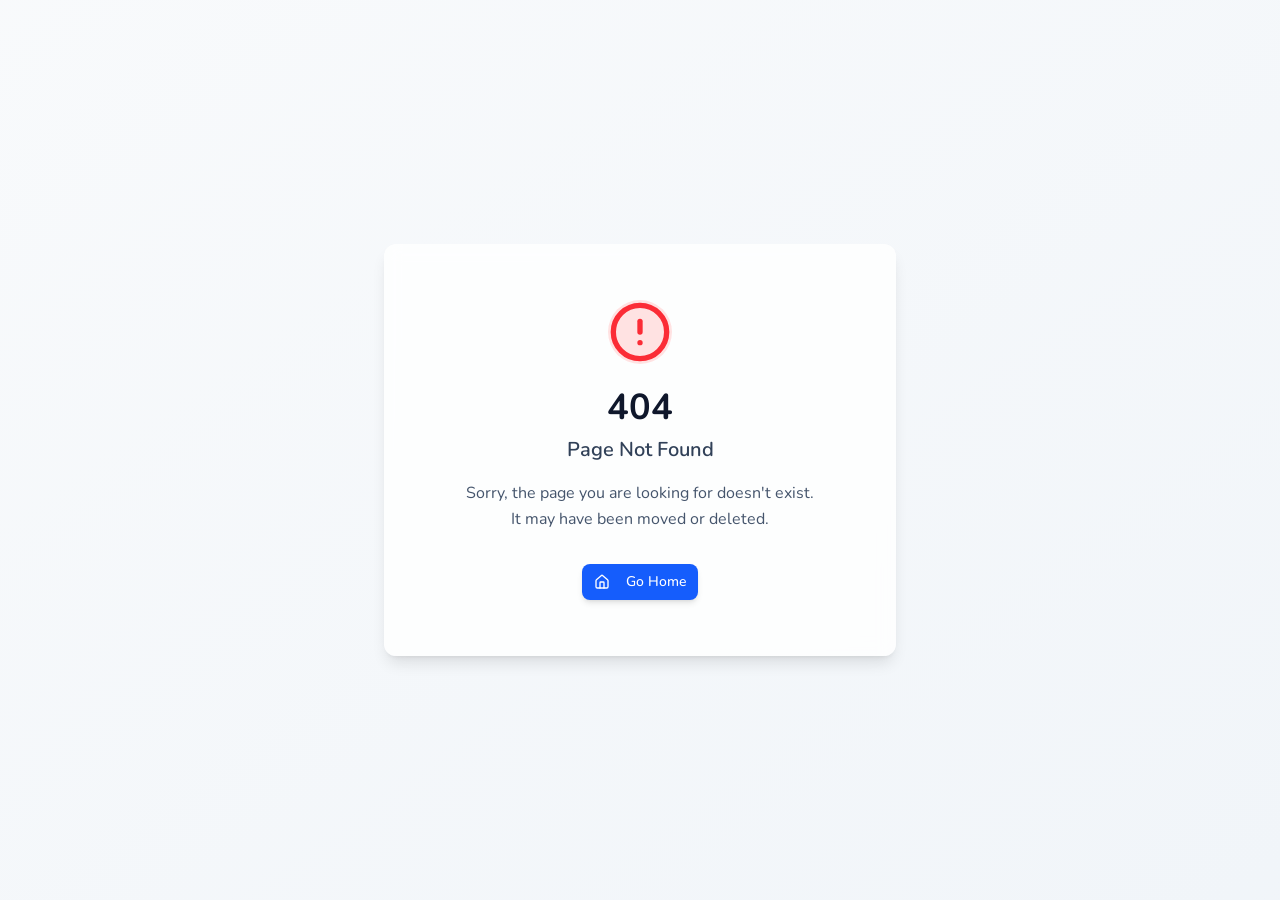
<file: index.html>
<!doctype html>
<html lang="en">

  <head>
    <meta charset="UTF-8" />
    <meta
      name="viewport"
      content="width=device-width, initial-scale=1.0" />
    <title>The Journey of Marcus — Interactive Résumé</title>
    <meta name="description" content="An interactive 8-bit RPG journey through the world of Marcus Tay — client success professional, AI evangelist, musician, coffee lover, farmer, and lifelong explorer." />
    <meta property="og:title" content="The Journey of Marcus — Interactive RPG Résumé" />
    <meta property="og:description" content="Walk through Marcus's life as an interactive pixel art RPG adventure — client success professional, AI evangelist, musician, coffee lover, farmer, and lifelong explorer." />
    <meta property="og:type" content="website" />
    <meta property="og:url" content="https://marcustay.net/" />
    <meta property="og:image" content="https://marcustay.net/og-image.jpg" />
    <meta property="og:image:width" content="1200" />
    <meta property="og:image:height" content="630" />
    <meta property="og:image:alt" content="The Journey of Marcus — an 8-bit RPG overworld map with buildings representing career chapters at Meta, DFS Group, University, Music Hall, Farm, and Coffee Shop" />
    <meta name="twitter:card" content="summary_large_image" />
    <meta name="twitter:title" content="The Journey of Marcus — Interactive RPG Résumé" />
    <meta name="twitter:description" content="Walk through Marcus's life as an interactive pixel art RPG adventure!" />
    <meta name="twitter:image" content="https://marcustay.net/og-image.jpg" />
    <meta name="theme-color" content="#065F46" />
    <link rel="canonical" href="https://marcustay.net/" />
    <link rel="icon" type="image/x-icon" href="/favicon.ico" />
    <link rel="apple-touch-icon" sizes="180x180" href="/apple-touch-icon.png" />
    <link rel="preconnect" href="https://fonts.googleapis.com" />
    <link rel="preconnect" href="https://fonts.gstatic.com" crossorigin />
    <link href="https://fonts.googleapis.com/css2?family=Press+Start+2P&family=Nunito:wght@400;600;700;800&display=swap" rel="stylesheet" />
    <script type="application/ld+json">
      {
        "@context": "https://schema.org",
        "@type": "ProfilePage",
        "mainEntity": {
          "@type": "Person",
          "name": "Marcus Tay",
          "jobTitle": "Account Manager & Meta Platform Consultant",
          "url": "https://linkedin.com/in/mtye/",
          "email": "marcustayye@gmail.com",
          "knowsLanguage": [
            { "@type": "Language", "name": "English", "alternateName": "en" },
            { "@type": "Language", "name": "Chinese/Mandarin", "alternateName": "zh" },
            { "@type": "Language", "name": "Cantonese", "alternateName": "yue" }
          ],
          "knowsAbout": [
            "Performance Marketing",
            "Client Management",
            "Digital Transformation",
            "Revenue Growth Strategy",
            "Cross-functional Leadership",
            "Market Expansion",
            "Competitive Repositioning",
            "Meta Advertising Platform",
            "Luxury Retail",
            "E-commerce",
            "Customer Success",
            "Solutions Consulting",
            "Client Onboarding & Enablement",
            "AI Workflow Automation",
            "Platform Consulting"
          ],
          "sameAs": [
            "https://linkedin.com/in/mtye/"
          ],
          "worksFor": {
            "@type": "Organization",
            "name": "Meta",
            "url": "https://about.meta.com"
          },
          "alumniOf": [
            {
              "@type": "EducationalOrganization",
              "name": "National University of Singapore"
            },
            {
              "@type": "EducationalOrganization",
              "name": "European Business School (EBS), Germany"
            },
            {
              "@type": "EducationalOrganization",
              "name": "Nanyang Polytechnic"
            }
          ]
        }
      }
    </script>
    <script type="module" crossorigin src="/assets/index-D4GLb8F-.js"></script>
    <link rel="modulepreload" crossorigin href="/assets/vendor-framer-4uD89EUH.js">
    <link rel="modulepreload" crossorigin href="/assets/vendor-radix-HoBOHkG9.js">
    <link rel="modulepreload" crossorigin href="/assets/vendor-lucide-CEJYoQok.js">
    <link rel="stylesheet" crossorigin href="/assets/index-DdSHi9b3.css">
  </head>

  <body>
    <script id="manus-runtime">window.__MANUS_HOST_DEV__ = false;
(function(){"use strict";var Mr={exports:{}},Kn={};/**
 * @license React
 * react-jsx-runtime.production.js
 *
 * Copyright (c) Meta Platforms, Inc. and affiliates.
 *
 * This source code is licensed under the MIT license found in the
 * LICENSE file in the root directory of this source tree.
 */var $c;function um(){if($c)return Kn;$c=1;var r=Symbol.for("react.transitional.element"),i=Symbol.for("react.fragment");function c(s,d,m){var x=null;if(m!==void 0&&(x=""+m),d.key!==void 0&&(x=""+d.key),"key"in d){m={};for(var R in d)R!=="key"&&(m[R]=d[R])}else m=d;return d=m.ref,{$$typeof:r,type:s,key:x,ref:d!==void 0?d:null,props:m}}return Kn.Fragment=i,Kn.jsx=c,Kn.jsxs=c,Kn}var Fc;function dm(){return Fc||(Fc=1,Mr.exports=um()),Mr.exports}var h=dm(),Ar={exports:{}},Pn={},Rr={exports:{}},Nr={};/**
 * @license React
 * scheduler.production.js
 *
 * Copyright (c) Meta Platforms, Inc. and affiliates.
 *
 * This source code is licensed under the MIT license found in the
 * LICENSE file in the root directory of this source tree.
 */var Ic;function fm(){return Ic||(Ic=1,function(r){function i(A,q){var B=A.length;A.push(q);t:for(;0<B;){var bt=B-1>>>1,p=A[bt];if(0<d(p,q))A[bt]=q,A[B]=p,B=bt;else break t}}function c(A){return A.length===0?null:A[0]}function s(A){if(A.length===0)return null;var q=A[0],B=A.pop();if(B!==q){A[0]=B;t:for(var bt=0,p=A.length,O=p>>>1;bt<O;){var X=2*(bt+1)-1,G=A[X],Z=X+1,st=A[Z];if(0>d(G,B))Z<p&&0>d(st,G)?(A[bt]=st,A[Z]=B,bt=Z):(A[bt]=G,A[X]=B,bt=X);else if(Z<p&&0>d(st,B))A[bt]=st,A[Z]=B,bt=Z;else break t}}return q}function d(A,q){var B=A.sortIndex-q.sortIndex;return B!==0?B:A.id-q.id}if(r.unstable_now=void 0,typeof performance=="object"&&typeof performance.now=="function"){var m=performance;r.unstable_now=function(){return m.now()}}else{var x=Date,R=x.now();r.unstable_now=function(){return x.now()-R}}var C=[],v=[],D=1,j=null,J=3,at=!1,$=!1,nt=!1,ct=!1,ht=typeof setTimeout=="function"?setTimeout:null,St=typeof clearTimeout=="function"?clearTimeout:null,_=typeof setImmediate<"u"?setImmediate:null;function Y(A){for(var q=c(v);q!==null;){if(q.callback===null)s(v);else if(q.startTime<=A)s(v),q.sortIndex=q.expirationTime,i(C,q);else break;q=c(v)}}function H(A){if(nt=!1,Y(A),!$)if(c(C)!==null)$=!0,it||(it=!0,Bt());else{var q=c(v);q!==null&&Mt(H,q.startTime-A)}}var it=!1,rt=-1,V=5,xt=-1;function Be(){return ct?!0:!(r.unstable_now()-xt<V)}function te(){if(ct=!1,it){var A=r.unstable_now();xt=A;var q=!0;try{t:{$=!1,nt&&(nt=!1,St(rt),rt=-1),at=!0;var B=J;try{e:{for(Y(A),j=c(C);j!==null&&!(j.expirationTime>A&&Be());){var bt=j.callback;if(typeof bt=="function"){j.callback=null,J=j.priorityLevel;var p=bt(j.expirationTime<=A);if(A=r.unstable_now(),typeof p=="function"){j.callback=p,Y(A),q=!0;break e}j===c(C)&&s(C),Y(A)}else s(C);j=c(C)}if(j!==null)q=!0;else{var O=c(v);O!==null&&Mt(H,O.startTime-A),q=!1}}break t}finally{j=null,J=B,at=!1}q=void 0}}finally{q?Bt():it=!1}}}var Bt;if(typeof _=="function")Bt=function(){_(te)};else if(typeof MessageChannel<"u"){var me=new MessageChannel,Se=me.port2;me.port1.onmessage=te,Bt=function(){Se.postMessage(null)}}else Bt=function(){ht(te,0)};function Mt(A,q){rt=ht(function(){A(r.unstable_now())},q)}r.unstable_IdlePriority=5,r.unstable_ImmediatePriority=1,r.unstable_LowPriority=4,r.unstable_NormalPriority=3,r.unstable_Profiling=null,r.unstable_UserBlockingPriority=2,r.unstable_cancelCallback=function(A){A.callback=null},r.unstable_forceFrameRate=function(A){0>A||125<A?console.error("forceFrameRate takes a positive int between 0 and 125, forcing frame rates higher than 125 fps is not supported"):V=0<A?Math.floor(1e3/A):5},r.unstable_getCurrentPriorityLevel=function(){return J},r.unstable_next=function(A){switch(J){case 1:case 2:case 3:var q=3;break;default:q=J}var B=J;J=q;try{return A()}finally{J=B}},r.unstable_requestPaint=function(){ct=!0},r.unstable_runWithPriority=function(A,q){switch(A){case 1:case 2:case 3:case 4:case 5:break;default:A=3}var B=J;J=A;try{return q()}finally{J=B}},r.unstable_scheduleCallback=function(A,q,B){var bt=r.unstable_now();switch(typeof B=="object"&&B!==null?(B=B.delay,B=typeof B=="number"&&0<B?bt+B:bt):B=bt,A){case 1:var p=-1;break;case 2:p=250;break;case 5:p=1073741823;break;case 4:p=1e4;break;default:p=5e3}return p=B+p,A={id:D++,callback:q,priorityLevel:A,startTime:B,expirationTime:p,sortIndex:-1},B>bt?(A.sortIndex=B,i(v,A),c(C)===null&&A===c(v)&&(nt?(St(rt),rt=-1):nt=!0,Mt(H,B-bt))):(A.sortIndex=p,i(C,A),$||at||($=!0,it||(it=!0,Bt()))),A},r.unstable_shouldYield=Be,r.unstable_wrapCallback=function(A){var q=J;return function(){var B=J;J=q;try{return A.apply(this,arguments)}finally{J=B}}}}(Nr)),Nr}var tu;function hm(){return tu||(tu=1,Rr.exports=fm()),Rr.exports}var zr={exports:{}},ut={};/**
 * @license React
 * react.production.js
 *
 * Copyright (c) Meta Platforms, Inc. and affiliates.
 *
 * This source code is licensed under the MIT license found in the
 * LICENSE file in the root directory of this source tree.
 */var eu;function mm(){if(eu)return ut;eu=1;var r=Symbol.for("react.transitional.element"),i=Symbol.for("react.portal"),c=Symbol.for("react.fragment"),s=Symbol.for("react.strict_mode"),d=Symbol.for("react.profiler"),m=Symbol.for("react.consumer"),x=Symbol.for("react.context"),R=Symbol.for("react.forward_ref"),C=Symbol.for("react.suspense"),v=Symbol.for("react.memo"),D=Symbol.for("react.lazy"),j=Symbol.iterator;function J(p){return p===null||typeof p!="object"?null:(p=j&&p[j]||p["@@iterator"],typeof p=="function"?p:null)}var at={isMounted:function(){return!1},enqueueForceUpdate:function(){},enqueueReplaceState:function(){},enqueueSetState:function(){}},$=Object.assign,nt={};function ct(p,O,X){this.props=p,this.context=O,this.refs=nt,this.updater=X||at}ct.prototype.isReactComponent={},ct.prototype.setState=function(p,O){if(typeof p!="object"&&typeof p!="function"&&p!=null)throw Error("takes an object of state variables to update or a function which returns an object of state variables.");this.updater.enqueueSetState(this,p,O,"setState")},ct.prototype.forceUpdate=function(p){this.updater.enqueueForceUpdate(this,p,"forceUpdate")};function ht(){}ht.prototype=ct.prototype;function St(p,O,X){this.props=p,this.context=O,this.refs=nt,this.updater=X||at}var _=St.prototype=new ht;_.constructor=St,$(_,ct.prototype),_.isPureReactComponent=!0;var Y=Array.isArray,H={H:null,A:null,T:null,S:null,V:null},it=Object.prototype.hasOwnProperty;function rt(p,O,X,G,Z,st){return X=st.ref,{$$typeof:r,type:p,key:O,ref:X!==void 0?X:null,props:st}}function V(p,O){return rt(p.type,O,void 0,void 0,void 0,p.props)}function xt(p){return typeof p=="object"&&p!==null&&p.$$typeof===r}function Be(p){var O={"=":"=0",":":"=2"};return"$"+p.replace(/[=:]/g,function(X){return O[X]})}var te=/\/+/g;function Bt(p,O){return typeof p=="object"&&p!==null&&p.key!=null?Be(""+p.key):O.toString(36)}function me(){}function Se(p){switch(p.status){case"fulfilled":return p.value;case"rejected":throw p.reason;default:switch(typeof p.status=="string"?p.then(me,me):(p.status="pending",p.then(function(O){p.status==="pending"&&(p.status="fulfilled",p.value=O)},function(O){p.status==="pending"&&(p.status="rejected",p.reason=O)})),p.status){case"fulfilled":return p.value;case"rejected":throw p.reason}}throw p}function Mt(p,O,X,G,Z){var st=typeof p;(st==="undefined"||st==="boolean")&&(p=null);var I=!1;if(p===null)I=!0;else switch(st){case"bigint":case"string":case"number":I=!0;break;case"object":switch(p.$$typeof){case r:case i:I=!0;break;case D:return I=p._init,Mt(I(p._payload),O,X,G,Z)}}if(I)return Z=Z(p),I=G===""?"."+Bt(p,0):G,Y(Z)?(X="",I!=null&&(X=I.replace(te,"$&/")+"/"),Mt(Z,O,X,"",function(Jt){return Jt})):Z!=null&&(xt(Z)&&(Z=V(Z,X+(Z.key==null||p&&p.key===Z.key?"":(""+Z.key).replace(te,"$&/")+"/")+I)),O.push(Z)),1;I=0;var gt=G===""?".":G+":";if(Y(p))for(var Tt=0;Tt<p.length;Tt++)G=p[Tt],st=gt+Bt(G,Tt),I+=Mt(G,O,X,st,Z);else if(Tt=J(p),typeof Tt=="function")for(p=Tt.call(p),Tt=0;!(G=p.next()).done;)G=G.value,st=gt+Bt(G,Tt++),I+=Mt(G,O,X,st,Z);else if(st==="object"){if(typeof p.then=="function")return Mt(Se(p),O,X,G,Z);throw O=String(p),Error("Objects are not valid as a React child (found: "+(O==="[object Object]"?"object with keys {"+Object.keys(p).join(", ")+"}":O)+"). If you meant to render a collection of children, use an array instead.")}return I}function A(p,O,X){if(p==null)return p;var G=[],Z=0;return Mt(p,G,"","",function(st){return O.call(X,st,Z++)}),G}function q(p){if(p._status===-1){var O=p._result;O=O(),O.then(function(X){(p._status===0||p._status===-1)&&(p._status=1,p._result=X)},function(X){(p._status===0||p._status===-1)&&(p._status=2,p._result=X)}),p._status===-1&&(p._status=0,p._result=O)}if(p._status===1)return p._result.default;throw p._result}var B=typeof reportError=="function"?reportError:function(p){if(typeof window=="object"&&typeof window.ErrorEvent=="function"){var O=new window.ErrorEvent("error",{bubbles:!0,cancelable:!0,message:typeof p=="object"&&p!==null&&typeof p.message=="string"?String(p.message):String(p),error:p});if(!window.dispatchEvent(O))return}else if(typeof process=="object"&&typeof process.emit=="function"){process.emit("uncaughtException",p);return}console.error(p)};function bt(){}return ut.Children={map:A,forEach:function(p,O,X){A(p,function(){O.apply(this,arguments)},X)},count:function(p){var O=0;return A(p,function(){O++}),O},toArray:function(p){return A(p,function(O){return O})||[]},only:function(p){if(!xt(p))throw Error("React.Children.only expected to receive a single React element child.");return p}},ut.Component=ct,ut.Fragment=c,ut.Profiler=d,ut.PureComponent=St,ut.StrictMode=s,ut.Suspense=C,ut.__CLIENT_INTERNALS_DO_NOT_USE_OR_WARN_USERS_THEY_CANNOT_UPGRADE=H,ut.__COMPILER_RUNTIME={__proto__:null,c:function(p){return H.H.useMemoCache(p)}},ut.cache=function(p){return function(){return p.apply(null,arguments)}},ut.cloneElement=function(p,O,X){if(p==null)throw Error("The argument must be a React element, but you passed "+p+".");var G=$({},p.props),Z=p.key,st=void 0;if(O!=null)for(I in O.ref!==void 0&&(st=void 0),O.key!==void 0&&(Z=""+O.key),O)!it.call(O,I)||I==="key"||I==="__self"||I==="__source"||I==="ref"&&O.ref===void 0||(G[I]=O[I]);var I=arguments.length-2;if(I===1)G.children=X;else if(1<I){for(var gt=Array(I),Tt=0;Tt<I;Tt++)gt[Tt]=arguments[Tt+2];G.children=gt}return rt(p.type,Z,void 0,void 0,st,G)},ut.createContext=function(p){return p={$$typeof:x,_currentValue:p,_currentValue2:p,_threadCount:0,Provider:null,Consumer:null},p.Provider=p,p.Consumer={$$typeof:m,_context:p},p},ut.createElement=function(p,O,X){var G,Z={},st=null;if(O!=null)for(G in O.key!==void 0&&(st=""+O.key),O)it.call(O,G)&&G!=="key"&&G!=="__self"&&G!=="__source"&&(Z[G]=O[G]);var I=arguments.length-2;if(I===1)Z.children=X;else if(1<I){for(var gt=Array(I),Tt=0;Tt<I;Tt++)gt[Tt]=arguments[Tt+2];Z.children=gt}if(p&&p.defaultProps)for(G in I=p.defaultProps,I)Z[G]===void 0&&(Z[G]=I[G]);return rt(p,st,void 0,void 0,null,Z)},ut.createRef=function(){return{current:null}},ut.forwardRef=function(p){return{$$typeof:R,render:p}},ut.isValidElement=xt,ut.lazy=function(p){return{$$typeof:D,_payload:{_status:-1,_result:p},_init:q}},ut.memo=function(p,O){return{$$typeof:v,type:p,compare:O===void 0?null:O}},ut.startTransition=function(p){var O=H.T,X={};H.T=X;try{var G=p(),Z=H.S;Z!==null&&Z(X,G),typeof G=="object"&&G!==null&&typeof G.then=="function"&&G.then(bt,B)}catch(st){B(st)}finally{H.T=O}},ut.unstable_useCacheRefresh=function(){return H.H.useCacheRefresh()},ut.use=function(p){return H.H.use(p)},ut.useActionState=function(p,O,X){return H.H.useActionState(p,O,X)},ut.useCallback=function(p,O){return H.H.useCallback(p,O)},ut.useContext=function(p){return H.H.useContext(p)},ut.useDebugValue=function(){},ut.useDeferredValue=function(p,O){return H.H.useDeferredValue(p,O)},ut.useEffect=function(p,O,X){var G=H.H;if(typeof X=="function")throw Error("useEffect CRUD overload is not enabled in this build of React.");return G.useEffect(p,O)},ut.useId=function(){return H.H.useId()},ut.useImperativeHandle=function(p,O,X){return H.H.useImperativeHandle(p,O,X)},ut.useInsertionEffect=function(p,O){return H.H.useInsertionEffect(p,O)},ut.useLayoutEffect=function(p,O){return H.H.useLayoutEffect(p,O)},ut.useMemo=function(p,O){return H.H.useMemo(p,O)},ut.useOptimistic=function(p,O){return H.H.useOptimistic(p,O)},ut.useReducer=function(p,O,X){return H.H.useReducer(p,O,X)},ut.useRef=function(p){return H.H.useRef(p)},ut.useState=function(p){return H.H.useState(p)},ut.useSyncExternalStore=function(p,O,X){return H.H.useSyncExternalStore(p,O,X)},ut.useTransition=function(){return H.H.useTransition()},ut.version="19.1.1",ut}var lu;function _r(){return lu||(lu=1,zr.exports=mm()),zr.exports}var kr={exports:{}},he={};/**
 * @license React
 * react-dom.production.js
 *
 * Copyright (c) Meta Platforms, Inc. and affiliates.
 *
 * This source code is licensed under the MIT license found in the
 * LICENSE file in the root directory of this source tree.
 */var au;function gm(){if(au)return he;au=1;var r=_r();function i(C){var v="https://react.dev/errors/"+C;if(1<arguments.length){v+="?args[]="+encodeURIComponent(arguments[1]);for(var D=2;D<arguments.length;D++)v+="&args[]="+encodeURIComponent(arguments[D])}return"Minified React error #"+C+"; visit "+v+" for the full message or use the non-minified dev environment for full errors and additional helpful warnings."}function c(){}var s={d:{f:c,r:function(){throw Error(i(522))},D:c,C:c,L:c,m:c,X:c,S:c,M:c},p:0,findDOMNode:null},d=Symbol.for("react.portal");function m(C,v,D){var j=3<arguments.length&&arguments[3]!==void 0?arguments[3]:null;return{$$typeof:d,key:j==null?null:""+j,children:C,containerInfo:v,implementation:D}}var x=r.__CLIENT_INTERNALS_DO_NOT_USE_OR_WARN_USERS_THEY_CANNOT_UPGRADE;function R(C,v){if(C==="font")return"";if(typeof v=="string")return v==="use-credentials"?v:""}return he.__DOM_INTERNALS_DO_NOT_USE_OR_WARN_USERS_THEY_CANNOT_UPGRADE=s,he.createPortal=function(C,v){var D=2<arguments.length&&arguments[2]!==void 0?arguments[2]:null;if(!v||v.nodeType!==1&&v.nodeType!==9&&v.nodeType!==11)throw Error(i(299));return m(C,v,null,D)},he.flushSync=function(C){var v=x.T,D=s.p;try{if(x.T=null,s.p=2,C)return C()}finally{x.T=v,s.p=D,s.d.f()}},he.preconnect=function(C,v){typeof C=="string"&&(v?(v=v.crossOrigin,v=typeof v=="string"?v==="use-credentials"?v:"":void 0):v=null,s.d.C(C,v))},he.prefetchDNS=function(C){typeof C=="string"&&s.d.D(C)},he.preinit=function(C,v){if(typeof C=="string"&&v&&typeof v.as=="string"){var D=v.as,j=R(D,v.crossOrigin),J=typeof v.integrity=="string"?v.integrity:void 0,at=typeof v.fetchPriority=="string"?v.fetchPriority:void 0;D==="style"?s.d.S(C,typeof v.precedence=="string"?v.precedence:void 0,{crossOrigin:j,integrity:J,fetchPriority:at}):D==="script"&&s.d.X(C,{crossOrigin:j,integrity:J,fetchPriority:at,nonce:typeof v.nonce=="string"?v.nonce:void 0})}},he.preinitModule=function(C,v){if(typeof C=="string")if(typeof v=="object"&&v!==null){if(v.as==null||v.as==="script"){var D=R(v.as,v.crossOrigin);s.d.M(C,{crossOrigin:D,integrity:typeof v.integrity=="string"?v.integrity:void 0,nonce:typeof v.nonce=="string"?v.nonce:void 0})}}else v==null&&s.d.M(C)},he.preload=function(C,v){if(typeof C=="string"&&typeof v=="object"&&v!==null&&typeof v.as=="string"){var D=v.as,j=R(D,v.crossOrigin);s.d.L(C,D,{crossOrigin:j,integrity:typeof v.integrity=="string"?v.integrity:void 0,nonce:typeof v.nonce=="string"?v.nonce:void 0,type:typeof v.type=="string"?v.type:void 0,fetchPriority:typeof v.fetchPriority=="string"?v.fetchPriority:void 0,referrerPolicy:typeof v.referrerPolicy=="string"?v.referrerPolicy:void 0,imageSrcSet:typeof v.imageSrcSet=="string"?v.imageSrcSet:void 0,imageSizes:typeof v.imageSizes=="string"?v.imageSizes:void 0,media:typeof v.media=="string"?v.media:void 0})}},he.preloadModule=function(C,v){if(typeof C=="string")if(v){var D=R(v.as,v.crossOrigin);s.d.m(C,{as:typeof v.as=="string"&&v.as!=="script"?v.as:void 0,crossOrigin:D,integrity:typeof v.integrity=="string"?v.integrity:void 0})}else s.d.m(C)},he.requestFormReset=function(C){s.d.r(C)},he.unstable_batchedUpdates=function(C,v){return C(v)},he.useFormState=function(C,v,D){return x.H.useFormState(C,v,D)},he.useFormStatus=function(){return x.H.useHostTransitionStatus()},he.version="19.1.1",he}var nu;function pm(){if(nu)return kr.exports;nu=1;function r(){if(!(typeof __REACT_DEVTOOLS_GLOBAL_HOOK__>"u"||typeof __REACT_DEVTOOLS_GLOBAL_HOOK__.checkDCE!="function"))try{__REACT_DEVTOOLS_GLOBAL_HOOK__.checkDCE(r)}catch(i){console.error(i)}}return r(),kr.exports=gm(),kr.exports}/**
 * @license React
 * react-dom-client.production.js
 *
 * Copyright (c) Meta Platforms, Inc. and affiliates.
 *
 * This source code is licensed under the MIT license found in the
 * LICENSE file in the root directory of this source tree.
 */var ou;function ym(){if(ou)return Pn;ou=1;var r=hm(),i=_r(),c=pm();function s(t){var e="https://react.dev/errors/"+t;if(1<arguments.length){e+="?args[]="+encodeURIComponent(arguments[1]);for(var l=2;l<arguments.length;l++)e+="&args[]="+encodeURIComponent(arguments[l])}return"Minified React error #"+t+"; visit "+e+" for the full message or use the non-minified dev environment for full errors and additional helpful warnings."}function d(t){return!(!t||t.nodeType!==1&&t.nodeType!==9&&t.nodeType!==11)}function m(t){var e=t,l=t;if(t.alternate)for(;e.return;)e=e.return;else{t=e;do e=t,(e.flags&4098)!==0&&(l=e.return),t=e.return;while(t)}return e.tag===3?l:null}function x(t){if(t.tag===13){var e=t.memoizedState;if(e===null&&(t=t.alternate,t!==null&&(e=t.memoizedState)),e!==null)return e.dehydrated}return null}function R(t){if(m(t)!==t)throw Error(s(188))}function C(t){var e=t.alternate;if(!e){if(e=m(t),e===null)throw Error(s(188));return e!==t?null:t}for(var l=t,a=e;;){var n=l.return;if(n===null)break;var o=n.alternate;if(o===null){if(a=n.return,a!==null){l=a;continue}break}if(n.child===o.child){for(o=n.child;o;){if(o===l)return R(n),t;if(o===a)return R(n),e;o=o.sibling}throw Error(s(188))}if(l.return!==a.return)l=n,a=o;else{for(var u=!1,f=n.child;f;){if(f===l){u=!0,l=n,a=o;break}if(f===a){u=!0,a=n,l=o;break}f=f.sibling}if(!u){for(f=o.child;f;){if(f===l){u=!0,l=o,a=n;break}if(f===a){u=!0,a=o,l=n;break}f=f.sibling}if(!u)throw Error(s(189))}}if(l.alternate!==a)throw Error(s(190))}if(l.tag!==3)throw Error(s(188));return l.stateNode.current===l?t:e}function v(t){var e=t.tag;if(e===5||e===26||e===27||e===6)return t;for(t=t.child;t!==null;){if(e=v(t),e!==null)return e;t=t.sibling}return null}var D=Object.assign,j=Symbol.for("react.element"),J=Symbol.for("react.transitional.element"),at=Symbol.for("react.portal"),$=Symbol.for("react.fragment"),nt=Symbol.for("react.strict_mode"),ct=Symbol.for("react.profiler"),ht=Symbol.for("react.provider"),St=Symbol.for("react.consumer"),_=Symbol.for("react.context"),Y=Symbol.for("react.forward_ref"),H=Symbol.for("react.suspense"),it=Symbol.for("react.suspense_list"),rt=Symbol.for("react.memo"),V=Symbol.for("react.lazy"),xt=Symbol.for("react.activity"),Be=Symbol.for("react.memo_cache_sentinel"),te=Symbol.iterator;function Bt(t){return t===null||typeof t!="object"?null:(t=te&&t[te]||t["@@iterator"],typeof t=="function"?t:null)}var me=Symbol.for("react.client.reference");function Se(t){if(t==null)return null;if(typeof t=="function")return t.$$typeof===me?null:t.displayName||t.name||null;if(typeof t=="string")return t;switch(t){case $:return"Fragment";case ct:return"Profiler";case nt:return"StrictMode";case H:return"Suspense";case it:return"SuspenseList";case xt:return"Activity"}if(typeof t=="object")switch(t.$$typeof){case at:return"Portal";case _:return(t.displayName||"Context")+".Provider";case St:return(t._context.displayName||"Context")+".Consumer";case Y:var e=t.render;return t=t.displayName,t||(t=e.displayName||e.name||"",t=t!==""?"ForwardRef("+t+")":"ForwardRef"),t;case rt:return e=t.displayName||null,e!==null?e:Se(t.type)||"Memo";case V:e=t._payload,t=t._init;try{return Se(t(e))}catch{}}return null}var Mt=Array.isArray,A=i.__CLIENT_INTERNALS_DO_NOT_USE_OR_WARN_USERS_THEY_CANNOT_UPGRADE,q=c.__DOM_INTERNALS_DO_NOT_USE_OR_WARN_USERS_THEY_CANNOT_UPGRADE,B={pending:!1,data:null,method:null,action:null},bt=[],p=-1;function O(t){return{current:t}}function X(t){0>p||(t.current=bt[p],bt[p]=null,p--)}function G(t,e){p++,bt[p]=t.current,t.current=e}var Z=O(null),st=O(null),I=O(null),gt=O(null);function Tt(t,e){switch(G(I,e),G(st,t),G(Z,null),e.nodeType){case 9:case 11:t=(t=e.documentElement)&&(t=t.namespaceURI)?Hh(t):0;break;default:if(t=e.tagName,e=e.namespaceURI)e=Hh(e),t=Uh(e,t);else switch(t){case"svg":t=1;break;case"math":t=2;break;default:t=0}}X(Z),G(Z,t)}function Jt(){X(Z),X(st),X(I)}function Ke(t){t.memoizedState!==null&&G(gt,t);var e=Z.current,l=Uh(e,t.type);e!==l&&(G(st,t),G(Z,l))}function Ce(t){st.current===t&&(X(Z),X(st)),gt.current===t&&(X(gt),Wo._currentValue=B)}var Pe=Object.prototype.hasOwnProperty,yl=r.unstable_scheduleCallback,sn=r.unstable_cancelCallback,Ca=r.unstable_shouldYield,ri=r.unstable_requestPaint,ge=r.unstable_now,si=r.unstable_getCurrentPriorityLevel,Ul=r.unstable_ImmediatePriority,Fn=r.unstable_UserBlockingPriority,nl=r.unstable_NormalPriority,ci=r.unstable_LowPriority,Gl=r.unstable_IdlePriority,ui=r.log,Ea=r.unstable_setDisableYieldValue,ql=null,Wt=null;function Je(t){if(typeof ui=="function"&&Ea(t),Wt&&typeof Wt.setStrictMode=="function")try{Wt.setStrictMode(ql,t)}catch{}}var $t=Math.clz32?Math.clz32:fi,di=Math.log,Ta=Math.LN2;function fi(t){return t>>>=0,t===0?32:31-(di(t)/Ta|0)|0}var L=256,cn=4194304;function vl(t){var e=t&42;if(e!==0)return e;switch(t&-t){case 1:return 1;case 2:return 2;case 4:return 4;case 8:return 8;case 16:return 16;case 32:return 32;case 64:return 64;case 128:return 128;case 256:case 512:case 1024:case 2048:case 4096:case 8192:case 16384:case 32768:case 65536:case 131072:case 262144:case 524288:case 1048576:case 2097152:return t&4194048;case 4194304:case 8388608:case 16777216:case 33554432:return t&62914560;case 67108864:return 67108864;case 134217728:return 134217728;case 268435456:return 268435456;case 536870912:return 536870912;case 1073741824:return 0;default:return t}}function un(t,e,l){var a=t.pendingLanes;if(a===0)return 0;var n=0,o=t.suspendedLanes,u=t.pingedLanes;t=t.warmLanes;var f=a&134217727;return f!==0?(a=f&~o,a!==0?n=vl(a):(u&=f,u!==0?n=vl(u):l||(l=f&~t,l!==0&&(n=vl(l))))):(f=a&~o,f!==0?n=vl(f):u!==0?n=vl(u):l||(l=a&~t,l!==0&&(n=vl(l)))),n===0?0:e!==0&&e!==n&&(e&o)===0&&(o=n&-n,l=e&-e,o>=l||o===32&&(l&4194048)!==0)?e:n}function Dt(t,e){return(t.pendingLanes&~(t.suspendedLanes&~t.pingedLanes)&e)===0}function In(t,e){switch(t){case 1:case 2:case 4:case 8:case 64:return e+250;case 16:case 32:case 128:case 256:case 512:case 1024:case 2048:case 4096:case 8192:case 16384:case 32768:case 65536:case 131072:case 262144:case 524288:case 1048576:case 2097152:return e+5e3;case 4194304:case 8388608:case 16777216:case 33554432:return-1;case 67108864:case 134217728:case 268435456:case 536870912:case 1073741824:return-1;default:return-1}}function to(){var t=L;return L<<=1,(L&4194048)===0&&(L=256),t}function hi(){var t=cn;return cn<<=1,(cn&62914560)===0&&(cn=4194304),t}function eo(t){for(var e=[],l=0;31>l;l++)e.push(t);return e}function Da(t,e){t.pendingLanes|=e,e!==268435456&&(t.suspendedLanes=0,t.pingedLanes=0,t.warmLanes=0)}function Ir(t,e,l,a,n,o){var u=t.pendingLanes;t.pendingLanes=l,t.suspendedLanes=0,t.pingedLanes=0,t.warmLanes=0,t.expiredLanes&=l,t.entangledLanes&=l,t.errorRecoveryDisabledLanes&=l,t.shellSuspendCounter=0;var f=t.entanglements,g=t.expirationTimes,S=t.hiddenUpdates;for(l=u&~l;0<l;){var N=31-$t(l),k=1<<N;f[N]=0,g[N]=-1;var E=S[N];if(E!==null)for(S[N]=null,N=0;N<E.length;N++){var T=E[N];T!==null&&(T.lane&=-536870913)}l&=~k}a!==0&&mi(t,a,0),o!==0&&n===0&&t.tag!==0&&(t.suspendedLanes|=o&~(u&~e))}function mi(t,e,l){t.pendingLanes|=e,t.suspendedLanes&=~e;var a=31-$t(e);t.entangledLanes|=e,t.entanglements[a]=t.entanglements[a]|1073741824|l&4194090}function gi(t,e){var l=t.entangledLanes|=e;for(t=t.entanglements;l;){var a=31-$t(l),n=1<<a;n&e|t[a]&e&&(t[a]|=e),l&=~n}}function lo(t){switch(t){case 2:t=1;break;case 8:t=4;break;case 32:t=16;break;case 256:case 512:case 1024:case 2048:case 4096:case 8192:case 16384:case 32768:case 65536:case 131072:case 262144:case 524288:case 1048576:case 2097152:case 4194304:case 8388608:case 16777216:case 33554432:t=128;break;case 268435456:t=134217728;break;default:t=0}return t}function ao(t){return t&=-t,2<t?8<t?(t&134217727)!==0?32:268435456:8:2}function pi(){var t=q.p;return t!==0?t:(t=window.event,t===void 0?32:nm(t.type))}function ts(t,e){var l=q.p;try{return q.p=t,e()}finally{q.p=l}}var ol=Math.random().toString(36).slice(2),ee="__reactFiber$"+ol,pe="__reactProps$"+ol,Yl="__reactContainer$"+ol,no="__reactEvents$"+ol,es="__reactListeners$"+ol,ls="__reactHandles$"+ol,yi="__reactResources$"+ol,Ma="__reactMarker$"+ol;function oo(t){delete t[ee],delete t[pe],delete t[no],delete t[es],delete t[ls]}function Vl(t){var e=t[ee];if(e)return e;for(var l=t.parentNode;l;){if(e=l[Yl]||l[ee]){if(l=e.alternate,e.child!==null||l!==null&&l.child!==null)for(t=Vh(t);t!==null;){if(l=t[ee])return l;t=Vh(t)}return e}t=l,l=t.parentNode}return null}function Xl(t){if(t=t[ee]||t[Yl]){var e=t.tag;if(e===5||e===6||e===13||e===26||e===27||e===3)return t}return null}function Aa(t){var e=t.tag;if(e===5||e===26||e===27||e===6)return t.stateNode;throw Error(s(33))}function Zl(t){var e=t[yi];return e||(e=t[yi]={hoistableStyles:new Map,hoistableScripts:new Map}),e}function Vt(t){t[Ma]=!0}var vi=new Set,bi={};function bl(t,e){We(t,e),We(t+"Capture",e)}function We(t,e){for(bi[t]=e,t=0;t<e.length;t++)vi.add(e[t])}var as=RegExp("^[:A-Z_a-z\\u00C0-\\u00D6\\u00D8-\\u00F6\\u00F8-\\u02FF\\u0370-\\u037D\\u037F-\\u1FFF\\u200C-\\u200D\\u2070-\\u218F\\u2C00-\\u2FEF\\u3001-\\uD7FF\\uF900-\\uFDCF\\uFDF0-\\uFFFD][:A-Z_a-z\\u00C0-\\u00D6\\u00D8-\\u00F6\\u00F8-\\u02FF\\u0370-\\u037D\\u037F-\\u1FFF\\u200C-\\u200D\\u2070-\\u218F\\u2C00-\\u2FEF\\u3001-\\uD7FF\\uF900-\\uFDCF\\uFDF0-\\uFFFD\\-.0-9\\u00B7\\u0300-\\u036F\\u203F-\\u2040]*$"),xi={},wi={};function Ra(t){return Pe.call(wi,t)?!0:Pe.call(xi,t)?!1:as.test(t)?wi[t]=!0:(xi[t]=!0,!1)}function M(t,e,l){if(Ra(e))if(l===null)t.removeAttribute(e);else{switch(typeof l){case"undefined":case"function":case"symbol":t.removeAttribute(e);return;case"boolean":var a=e.toLowerCase().slice(0,5);if(a!=="data-"&&a!=="aria-"){t.removeAttribute(e);return}}t.setAttribute(e,""+l)}}function tt(t,e,l){if(l===null)t.removeAttribute(e);else{switch(typeof l){case"undefined":case"function":case"symbol":case"boolean":t.removeAttribute(e);return}t.setAttribute(e,""+l)}}function Ot(t,e,l,a){if(a===null)t.removeAttribute(l);else{switch(typeof a){case"undefined":case"function":case"symbol":case"boolean":t.removeAttribute(l);return}t.setAttributeNS(e,l,""+a)}}var le,Ee;function ae(t){if(le===void 0)try{throw Error()}catch(l){var e=l.stack.trim().match(/\n( *(at )?)/);le=e&&e[1]||"",Ee=-1<l.stack.indexOf(`
    at`)?" (<anonymous>)":-1<l.stack.indexOf("@")?"@unknown:0:0":""}return`
`+le+t+Ee}var Le=!1;function He(t,e){if(!t||Le)return"";Le=!0;var l=Error.prepareStackTrace;Error.prepareStackTrace=void 0;try{var a={DetermineComponentFrameRoot:function(){try{if(e){var k=function(){throw Error()};if(Object.defineProperty(k.prototype,"props",{set:function(){throw Error()}}),typeof Reflect=="object"&&Reflect.construct){try{Reflect.construct(k,[])}catch(T){var E=T}Reflect.construct(t,[],k)}else{try{k.call()}catch(T){E=T}t.call(k.prototype)}}else{try{throw Error()}catch(T){E=T}(k=t())&&typeof k.catch=="function"&&k.catch(function(){})}}catch(T){if(T&&E&&typeof T.stack=="string")return[T.stack,E.stack]}return[null,null]}};a.DetermineComponentFrameRoot.displayName="DetermineComponentFrameRoot";var n=Object.getOwnPropertyDescriptor(a.DetermineComponentFrameRoot,"name");n&&n.configurable&&Object.defineProperty(a.DetermineComponentFrameRoot,"name",{value:"DetermineComponentFrameRoot"});var o=a.DetermineComponentFrameRoot(),u=o[0],f=o[1];if(u&&f){var g=u.split(`
`),S=f.split(`
`);for(n=a=0;a<g.length&&!g[a].includes("DetermineComponentFrameRoot");)a++;for(;n<S.length&&!S[n].includes("DetermineComponentFrameRoot");)n++;if(a===g.length||n===S.length)for(a=g.length-1,n=S.length-1;1<=a&&0<=n&&g[a]!==S[n];)n--;for(;1<=a&&0<=n;a--,n--)if(g[a]!==S[n]){if(a!==1||n!==1)do if(a--,n--,0>n||g[a]!==S[n]){var N=`
`+g[a].replace(" at new "," at ");return t.displayName&&N.includes("<anonymous>")&&(N=N.replace("<anonymous>",t.displayName)),N}while(1<=a&&0<=n);break}}}finally{Le=!1,Error.prepareStackTrace=l}return(l=t?t.displayName||t.name:"")?ae(l):""}function Ql(t){switch(t.tag){case 26:case 27:case 5:return ae(t.type);case 16:return ae("Lazy");case 13:return ae("Suspense");case 19:return ae("SuspenseList");case 0:case 15:return He(t.type,!1);case 11:return He(t.type.render,!1);case 1:return He(t.type,!0);case 31:return ae("Activity");default:return""}}function xl(t){try{var e="";do e+=Ql(t),t=t.return;while(t);return e}catch(l){return`
Error generating stack: `+l.message+`
`+l.stack}}function Xt(t){switch(typeof t){case"bigint":case"boolean":case"number":case"string":case"undefined":return t;case"object":return t;default:return""}}function il(t){var e=t.type;return(t=t.nodeName)&&t.toLowerCase()==="input"&&(e==="checkbox"||e==="radio")}function ve(t){var e=il(t)?"checked":"value",l=Object.getOwnPropertyDescriptor(t.constructor.prototype,e),a=""+t[e];if(!t.hasOwnProperty(e)&&typeof l<"u"&&typeof l.get=="function"&&typeof l.set=="function"){var n=l.get,o=l.set;return Object.defineProperty(t,e,{configurable:!0,get:function(){return n.call(this)},set:function(u){a=""+u,o.call(this,u)}}),Object.defineProperty(t,e,{enumerable:l.enumerable}),{getValue:function(){return a},setValue:function(u){a=""+u},stopTracking:function(){t._valueTracker=null,delete t[e]}}}}function re(t){t._valueTracker||(t._valueTracker=ve(t))}function rl(t){if(!t)return!1;var e=t._valueTracker;if(!e)return!0;var l=e.getValue(),a="";return t&&(a=il(t)?t.checked?"true":"false":t.value),t=a,t!==l?(e.setValue(t),!0):!1}function wl(t){if(t=t||(typeof document<"u"?document:void 0),typeof t>"u")return null;try{return t.activeElement||t.body}catch{return t.body}}var dn=/[\n"\\]/g;function se(t){return t.replace(dn,function(e){return"\\"+e.charCodeAt(0).toString(16)+" "})}function Kl(t,e,l,a,n,o,u,f){t.name="",u!=null&&typeof u!="function"&&typeof u!="symbol"&&typeof u!="boolean"?t.type=u:t.removeAttribute("type"),e!=null?u==="number"?(e===0&&t.value===""||t.value!=e)&&(t.value=""+Xt(e)):t.value!==""+Xt(e)&&(t.value=""+Xt(e)):u!=="submit"&&u!=="reset"||t.removeAttribute("value"),e!=null?Pl(t,u,Xt(e)):l!=null?Pl(t,u,Xt(l)):a!=null&&t.removeAttribute("value"),n==null&&o!=null&&(t.defaultChecked=!!o),n!=null&&(t.checked=n&&typeof n!="function"&&typeof n!="symbol"),f!=null&&typeof f!="function"&&typeof f!="symbol"&&typeof f!="boolean"?t.name=""+Xt(f):t.removeAttribute("name")}function Na(t,e,l,a,n,o,u,f){if(o!=null&&typeof o!="function"&&typeof o!="symbol"&&typeof o!="boolean"&&(t.type=o),e!=null||l!=null){if(!(o!=="submit"&&o!=="reset"||e!=null))return;l=l!=null?""+Xt(l):"",e=e!=null?""+Xt(e):l,f||e===t.value||(t.value=e),t.defaultValue=e}a=a??n,a=typeof a!="function"&&typeof a!="symbol"&&!!a,t.checked=f?t.checked:!!a,t.defaultChecked=!!a,u!=null&&typeof u!="function"&&typeof u!="symbol"&&typeof u!="boolean"&&(t.name=u)}function Pl(t,e,l){e==="number"&&wl(t.ownerDocument)===t||t.defaultValue===""+l||(t.defaultValue=""+l)}function $e(t,e,l,a){if(t=t.options,e){e={};for(var n=0;n<l.length;n++)e["$"+l[n]]=!0;for(l=0;l<t.length;l++)n=e.hasOwnProperty("$"+t[l].value),t[l].selected!==n&&(t[l].selected=n),n&&a&&(t[l].defaultSelected=!0)}else{for(l=""+Xt(l),e=null,n=0;n<t.length;n++){if(t[n].value===l){t[n].selected=!0,a&&(t[n].defaultSelected=!0);return}e!==null||t[n].disabled||(e=t[n])}e!==null&&(e.selected=!0)}}function za(t,e,l){if(e!=null&&(e=""+Xt(e),e!==t.value&&(t.value=e),l==null)){t.defaultValue!==e&&(t.defaultValue=e);return}t.defaultValue=l!=null?""+Xt(l):""}function _a(t,e,l,a){if(e==null){if(a!=null){if(l!=null)throw Error(s(92));if(Mt(a)){if(1<a.length)throw Error(s(93));a=a[0]}l=a}l==null&&(l=""),e=l}l=Xt(e),t.defaultValue=l,a=t.textContent,a===l&&a!==""&&a!==null&&(t.value=a)}function Fe(t,e){if(e){var l=t.firstChild;if(l&&l===t.lastChild&&l.nodeType===3){l.nodeValue=e;return}}t.textContent=e}var fn=new Set("animationIterationCount aspectRatio borderImageOutset borderImageSlice borderImageWidth boxFlex boxFlexGroup boxOrdinalGroup columnCount columns flex flexGrow flexPositive flexShrink flexNegative flexOrder gridArea gridRow gridRowEnd gridRowSpan gridRowStart gridColumn gridColumnEnd gridColumnSpan gridColumnStart fontWeight lineClamp lineHeight opacity order orphans scale tabSize widows zIndex zoom fillOpacity floodOpacity stopOpacity strokeDasharray strokeDashoffset strokeMiterlimit strokeOpacity strokeWidth MozAnimationIterationCount MozBoxFlex MozBoxFlexGroup MozLineClamp msAnimationIterationCount msFlex msZoom msFlexGrow msFlexNegative msFlexOrder msFlexPositive msFlexShrink msGridColumn msGridColumnSpan msGridRow msGridRowSpan WebkitAnimationIterationCount WebkitBoxFlex WebKitBoxFlexGroup WebkitBoxOrdinalGroup WebkitColumnCount WebkitColumns WebkitFlex WebkitFlexGrow WebkitFlexPositive WebkitFlexShrink WebkitLineClamp".split(" "));function ka(t,e,l){var a=e.indexOf("--")===0;l==null||typeof l=="boolean"||l===""?a?t.setProperty(e,""):e==="float"?t.cssFloat="":t[e]="":a?t.setProperty(e,l):typeof l!="number"||l===0||fn.has(e)?e==="float"?t.cssFloat=l:t[e]=(""+l).trim():t[e]=l+"px"}function Oa(t,e,l){if(e!=null&&typeof e!="object")throw Error(s(62));if(t=t.style,l!=null){for(var a in l)!l.hasOwnProperty(a)||e!=null&&e.hasOwnProperty(a)||(a.indexOf("--")===0?t.setProperty(a,""):a==="float"?t.cssFloat="":t[a]="");for(var n in e)a=e[n],e.hasOwnProperty(n)&&l[n]!==a&&ka(t,n,a)}else for(var o in e)e.hasOwnProperty(o)&&ka(t,o,e[o])}function ja(t){if(t.indexOf("-")===-1)return!1;switch(t){case"annotation-xml":case"color-profile":case"font-face":case"font-face-src":case"font-face-uri":case"font-face-format":case"font-face-name":case"missing-glyph":return!1;default:return!0}}var Si=new Map([["acceptCharset","accept-charset"],["htmlFor","for"],["httpEquiv","http-equiv"],["crossOrigin","crossorigin"],["accentHeight","accent-height"],["alignmentBaseline","alignment-baseline"],["arabicForm","arabic-form"],["baselineShift","baseline-shift"],["capHeight","cap-height"],["clipPath","clip-path"],["clipRule","clip-rule"],["colorInterpolation","color-interpolation"],["colorInterpolationFilters","color-interpolation-filters"],["colorProfile","color-profile"],["colorRendering","color-rendering"],["dominantBaseline","dominant-baseline"],["enableBackground","enable-background"],["fillOpacity","fill-opacity"],["fillRule","fill-rule"],["floodColor","flood-color"],["floodOpacity","flood-opacity"],["fontFamily","font-family"],["fontSize","font-size"],["fontSizeAdjust","font-size-adjust"],["fontStretch","font-stretch"],["fontStyle","font-style"],["fontVariant","font-variant"],["fontWeight","font-weight"],["glyphName","glyph-name"],["glyphOrientationHorizontal","glyph-orientation-horizontal"],["glyphOrientationVertical","glyph-orientation-vertical"],["horizAdvX","horiz-adv-x"],["horizOriginX","horiz-origin-x"],["imageRendering","image-rendering"],["letterSpacing","letter-spacing"],["lightingColor","lighting-color"],["markerEnd","marker-end"],["markerMid","marker-mid"],["markerStart","marker-start"],["overlinePosition","overline-position"],["overlineThickness","overline-thickness"],["paintOrder","paint-order"],["panose-1","panose-1"],["pointerEvents","pointer-events"],["renderingIntent","rendering-intent"],["shapeRendering","shape-rendering"],["stopColor","stop-color"],["stopOpacity","stop-opacity"],["strikethroughPosition","strikethrough-position"],["strikethroughThickness","strikethrough-thickness"],["strokeDasharray","stroke-dasharray"],["strokeDashoffset","stroke-dashoffset"],["strokeLinecap","stroke-linecap"],["strokeLinejoin","stroke-linejoin"],["strokeMiterlimit","stroke-miterlimit"],["strokeOpacity","stroke-opacity"],["strokeWidth","stroke-width"],["textAnchor","text-anchor"],["textDecoration","text-decoration"],["textRendering","text-rendering"],["transformOrigin","transform-origin"],["underlinePosition","underline-position"],["underlineThickness","underline-thickness"],["unicodeBidi","unicode-bidi"],["unicodeRange","unicode-range"],["unitsPerEm","units-per-em"],["vAlphabetic","v-alphabetic"],["vHanging","v-hanging"],["vIdeographic","v-ideographic"],["vMathematical","v-mathematical"],["vectorEffect","vector-effect"],["vertAdvY","vert-adv-y"],["vertOriginX","vert-origin-x"],["vertOriginY","vert-origin-y"],["wordSpacing","word-spacing"],["writingMode","writing-mode"],["xmlnsXlink","xmlns:xlink"],["xHeight","x-height"]]),Ci=/^[\u0000-\u001F ]*j[\r\n\t]*a[\r\n\t]*v[\r\n\t]*a[\r\n\t]*s[\r\n\t]*c[\r\n\t]*r[\r\n\t]*i[\r\n\t]*p[\r\n\t]*t[\r\n\t]*:/i;function Ba(t){return Ci.test(""+t)?"javascript:throw new Error('React has blocked a javascript: URL as a security precaution.')":t}var hn=null;function mn(t){return t=t.target||t.srcElement||window,t.correspondingUseElement&&(t=t.correspondingUseElement),t.nodeType===3?t.parentNode:t}var Sl=null,Cl=null;function io(t){var e=Xl(t);if(e&&(t=e.stateNode)){var l=t[pe]||null;t:switch(t=e.stateNode,e.type){case"input":if(Kl(t,l.value,l.defaultValue,l.defaultValue,l.checked,l.defaultChecked,l.type,l.name),e=l.name,l.type==="radio"&&e!=null){for(l=t;l.parentNode;)l=l.parentNode;for(l=l.querySelectorAll('input[name="'+se(""+e)+'"][type="radio"]'),e=0;e<l.length;e++){var a=l[e];if(a!==t&&a.form===t.form){var n=a[pe]||null;if(!n)throw Error(s(90));Kl(a,n.value,n.defaultValue,n.defaultValue,n.checked,n.defaultChecked,n.type,n.name)}}for(e=0;e<l.length;e++)a=l[e],a.form===t.form&&rl(a)}break t;case"textarea":za(t,l.value,l.defaultValue);break t;case"select":e=l.value,e!=null&&$e(t,!!l.multiple,e,!1)}}}var gn=!1;function ro(t,e,l){if(gn)return t(e,l);gn=!0;try{var a=t(e);return a}finally{if(gn=!1,(Sl!==null||Cl!==null)&&(ir(),Sl&&(e=Sl,t=Cl,Cl=Sl=null,io(e),t)))for(e=0;e<t.length;e++)io(t[e])}}function Jl(t,e){var l=t.stateNode;if(l===null)return null;var a=l[pe]||null;if(a===null)return null;l=a[e];t:switch(e){case"onClick":case"onClickCapture":case"onDoubleClick":case"onDoubleClickCapture":case"onMouseDown":case"onMouseDownCapture":case"onMouseMove":case"onMouseMoveCapture":case"onMouseUp":case"onMouseUpCapture":case"onMouseEnter":(a=!a.disabled)||(t=t.type,a=!(t==="button"||t==="input"||t==="select"||t==="textarea")),t=!a;break t;default:t=!1}if(t)return null;if(l&&typeof l!="function")throw Error(s(231,e,typeof l));return l}var Ue=!(typeof window>"u"||typeof window.document>"u"||typeof window.document.createElement>"u"),pn=!1;if(Ue)try{var Wl={};Object.defineProperty(Wl,"passive",{get:function(){pn=!0}}),window.addEventListener("test",Wl,Wl),window.removeEventListener("test",Wl,Wl)}catch{pn=!1}var Ie=null,yn=null,La=null;function so(){if(La)return La;var t,e=yn,l=e.length,a,n="value"in Ie?Ie.value:Ie.textContent,o=n.length;for(t=0;t<l&&e[t]===n[t];t++);var u=l-t;for(a=1;a<=u&&e[l-a]===n[o-a];a++);return La=n.slice(t,1<a?1-a:void 0)}function Ha(t){var e=t.keyCode;return"charCode"in t?(t=t.charCode,t===0&&e===13&&(t=13)):t=e,t===10&&(t=13),32<=t||t===13?t:0}function Ua(){return!0}function co(){return!1}function ce(t){function e(l,a,n,o,u){this._reactName=l,this._targetInst=n,this.type=a,this.nativeEvent=o,this.target=u,this.currentTarget=null;for(var f in t)t.hasOwnProperty(f)&&(l=t[f],this[f]=l?l(o):o[f]);return this.isDefaultPrevented=(o.defaultPrevented!=null?o.defaultPrevented:o.returnValue===!1)?Ua:co,this.isPropagationStopped=co,this}return D(e.prototype,{preventDefault:function(){this.defaultPrevented=!0;var l=this.nativeEvent;l&&(l.preventDefault?l.preventDefault():typeof l.returnValue!="unknown"&&(l.returnValue=!1),this.isDefaultPrevented=Ua)},stopPropagation:function(){var l=this.nativeEvent;l&&(l.stopPropagation?l.stopPropagation():typeof l.cancelBubble!="unknown"&&(l.cancelBubble=!0),this.isPropagationStopped=Ua)},persist:function(){},isPersistent:Ua}),e}var sl={eventPhase:0,bubbles:0,cancelable:0,timeStamp:function(t){return t.timeStamp||Date.now()},defaultPrevented:0,isTrusted:0},Ga=ce(sl),$l=D({},sl,{view:0,detail:0}),Ei=ce($l),Ti,uo,fo,Di=D({},$l,{screenX:0,screenY:0,clientX:0,clientY:0,pageX:0,pageY:0,ctrlKey:0,shiftKey:0,altKey:0,metaKey:0,getModifierState:os,button:0,buttons:0,relatedTarget:function(t){return t.relatedTarget===void 0?t.fromElement===t.srcElement?t.toElement:t.fromElement:t.relatedTarget},movementX:function(t){return"movementX"in t?t.movementX:(t!==fo&&(fo&&t.type==="mousemove"?(Ti=t.screenX-fo.screenX,uo=t.screenY-fo.screenY):uo=Ti=0,fo=t),Ti)},movementY:function(t){return"movementY"in t?t.movementY:uo}}),Vu=ce(Di),D0=D({},Di,{dataTransfer:0}),M0=ce(D0),A0=D({},$l,{relatedTarget:0}),ns=ce(A0),R0=D({},sl,{animationName:0,elapsedTime:0,pseudoElement:0}),N0=ce(R0),z0=D({},sl,{clipboardData:function(t){return"clipboardData"in t?t.clipboardData:window.clipboardData}}),_0=ce(z0),k0=D({},sl,{data:0}),Xu=ce(k0),O0={Esc:"Escape",Spacebar:" ",Left:"ArrowLeft",Up:"ArrowUp",Right:"ArrowRight",Down:"ArrowDown",Del:"Delete",Win:"OS",Menu:"ContextMenu",Apps:"ContextMenu",Scroll:"ScrollLock",MozPrintableKey:"Unidentified"},j0={8:"Backspace",9:"Tab",12:"Clear",13:"Enter",16:"Shift",17:"Control",18:"Alt",19:"Pause",20:"CapsLock",27:"Escape",32:" ",33:"PageUp",34:"PageDown",35:"End",36:"Home",37:"ArrowLeft",38:"ArrowUp",39:"ArrowRight",40:"ArrowDown",45:"Insert",46:"Delete",112:"F1",113:"F2",114:"F3",115:"F4",116:"F5",117:"F6",118:"F7",119:"F8",120:"F9",121:"F10",122:"F11",123:"F12",144:"NumLock",145:"ScrollLock",224:"Meta"},B0={Alt:"altKey",Control:"ctrlKey",Meta:"metaKey",Shift:"shiftKey"};function L0(t){var e=this.nativeEvent;return e.getModifierState?e.getModifierState(t):(t=B0[t])?!!e[t]:!1}function os(){return L0}var H0=D({},$l,{key:function(t){if(t.key){var e=O0[t.key]||t.key;if(e!=="Unidentified")return e}return t.type==="keypress"?(t=Ha(t),t===13?"Enter":String.fromCharCode(t)):t.type==="keydown"||t.type==="keyup"?j0[t.keyCode]||"Unidentified":""},code:0,location:0,ctrlKey:0,shiftKey:0,altKey:0,metaKey:0,repeat:0,locale:0,getModifierState:os,charCode:function(t){return t.type==="keypress"?Ha(t):0},keyCode:function(t){return t.type==="keydown"||t.type==="keyup"?t.keyCode:0},which:function(t){return t.type==="keypress"?Ha(t):t.type==="keydown"||t.type==="keyup"?t.keyCode:0}}),U0=ce(H0),G0=D({},Di,{pointerId:0,width:0,height:0,pressure:0,tangentialPressure:0,tiltX:0,tiltY:0,twist:0,pointerType:0,isPrimary:0}),Zu=ce(G0),q0=D({},$l,{touches:0,targetTouches:0,changedTouches:0,altKey:0,metaKey:0,ctrlKey:0,shiftKey:0,getModifierState:os}),Y0=ce(q0),V0=D({},sl,{propertyName:0,elapsedTime:0,pseudoElement:0}),X0=ce(V0),Z0=D({},Di,{deltaX:function(t){return"deltaX"in t?t.deltaX:"wheelDeltaX"in t?-t.wheelDeltaX:0},deltaY:function(t){return"deltaY"in t?t.deltaY:"wheelDeltaY"in t?-t.wheelDeltaY:"wheelDelta"in t?-t.wheelDelta:0},deltaZ:0,deltaMode:0}),Q0=ce(Z0),K0=D({},sl,{newState:0,oldState:0}),P0=ce(K0),J0=[9,13,27,32],is=Ue&&"CompositionEvent"in window,ho=null;Ue&&"documentMode"in document&&(ho=document.documentMode);var W0=Ue&&"TextEvent"in window&&!ho,Qu=Ue&&(!is||ho&&8<ho&&11>=ho),Ku=" ",Pu=!1;function Ju(t,e){switch(t){case"keyup":return J0.indexOf(e.keyCode)!==-1;case"keydown":return e.keyCode!==229;case"keypress":case"mousedown":case"focusout":return!0;default:return!1}}function Wu(t){return t=t.detail,typeof t=="object"&&"data"in t?t.data:null}var vn=!1;function $0(t,e){switch(t){case"compositionend":return Wu(e);case"keypress":return e.which!==32?null:(Pu=!0,Ku);case"textInput":return t=e.data,t===Ku&&Pu?null:t;default:return null}}function F0(t,e){if(vn)return t==="compositionend"||!is&&Ju(t,e)?(t=so(),La=yn=Ie=null,vn=!1,t):null;switch(t){case"paste":return null;case"keypress":if(!(e.ctrlKey||e.altKey||e.metaKey)||e.ctrlKey&&e.altKey){if(e.char&&1<e.char.length)return e.char;if(e.which)return String.fromCharCode(e.which)}return null;case"compositionend":return Qu&&e.locale!=="ko"?null:e.data;default:return null}}var I0={color:!0,date:!0,datetime:!0,"datetime-local":!0,email:!0,month:!0,number:!0,password:!0,range:!0,search:!0,tel:!0,text:!0,time:!0,url:!0,week:!0};function $u(t){var e=t&&t.nodeName&&t.nodeName.toLowerCase();return e==="input"?!!I0[t.type]:e==="textarea"}function Fu(t,e,l,a){Sl?Cl?Cl.push(a):Cl=[a]:Sl=a,e=fr(e,"onChange"),0<e.length&&(l=new Ga("onChange","change",null,l,a),t.push({event:l,listeners:e}))}var mo=null,go=null;function t1(t){kh(t,0)}function Mi(t){var e=Aa(t);if(rl(e))return t}function Iu(t,e){if(t==="change")return e}var td=!1;if(Ue){var rs;if(Ue){var ss="oninput"in document;if(!ss){var ed=document.createElement("div");ed.setAttribute("oninput","return;"),ss=typeof ed.oninput=="function"}rs=ss}else rs=!1;td=rs&&(!document.documentMode||9<document.documentMode)}function ld(){mo&&(mo.detachEvent("onpropertychange",ad),go=mo=null)}function ad(t){if(t.propertyName==="value"&&Mi(go)){var e=[];Fu(e,go,t,mn(t)),ro(t1,e)}}function e1(t,e,l){t==="focusin"?(ld(),mo=e,go=l,mo.attachEvent("onpropertychange",ad)):t==="focusout"&&ld()}function l1(t){if(t==="selectionchange"||t==="keyup"||t==="keydown")return Mi(go)}function a1(t,e){if(t==="click")return Mi(e)}function n1(t,e){if(t==="input"||t==="change")return Mi(e)}function o1(t,e){return t===e&&(t!==0||1/t===1/e)||t!==t&&e!==e}var Re=typeof Object.is=="function"?Object.is:o1;function po(t,e){if(Re(t,e))return!0;if(typeof t!="object"||t===null||typeof e!="object"||e===null)return!1;var l=Object.keys(t),a=Object.keys(e);if(l.length!==a.length)return!1;for(a=0;a<l.length;a++){var n=l[a];if(!Pe.call(e,n)||!Re(t[n],e[n]))return!1}return!0}function nd(t){for(;t&&t.firstChild;)t=t.firstChild;return t}function od(t,e){var l=nd(t);t=0;for(var a;l;){if(l.nodeType===3){if(a=t+l.textContent.length,t<=e&&a>=e)return{node:l,offset:e-t};t=a}t:{for(;l;){if(l.nextSibling){l=l.nextSibling;break t}l=l.parentNode}l=void 0}l=nd(l)}}function id(t,e){return t&&e?t===e?!0:t&&t.nodeType===3?!1:e&&e.nodeType===3?id(t,e.parentNode):"contains"in t?t.contains(e):t.compareDocumentPosition?!!(t.compareDocumentPosition(e)&16):!1:!1}function rd(t){t=t!=null&&t.ownerDocument!=null&&t.ownerDocument.defaultView!=null?t.ownerDocument.defaultView:window;for(var e=wl(t.document);e instanceof t.HTMLIFrameElement;){try{var l=typeof e.contentWindow.location.href=="string"}catch{l=!1}if(l)t=e.contentWindow;else break;e=wl(t.document)}return e}function cs(t){var e=t&&t.nodeName&&t.nodeName.toLowerCase();return e&&(e==="input"&&(t.type==="text"||t.type==="search"||t.type==="tel"||t.type==="url"||t.type==="password")||e==="textarea"||t.contentEditable==="true")}var i1=Ue&&"documentMode"in document&&11>=document.documentMode,bn=null,us=null,yo=null,ds=!1;function sd(t,e,l){var a=l.window===l?l.document:l.nodeType===9?l:l.ownerDocument;ds||bn==null||bn!==wl(a)||(a=bn,"selectionStart"in a&&cs(a)?a={start:a.selectionStart,end:a.selectionEnd}:(a=(a.ownerDocument&&a.ownerDocument.defaultView||window).getSelection(),a={anchorNode:a.anchorNode,anchorOffset:a.anchorOffset,focusNode:a.focusNode,focusOffset:a.focusOffset}),yo&&po(yo,a)||(yo=a,a=fr(us,"onSelect"),0<a.length&&(e=new Ga("onSelect","select",null,e,l),t.push({event:e,listeners:a}),e.target=bn)))}function qa(t,e){var l={};return l[t.toLowerCase()]=e.toLowerCase(),l["Webkit"+t]="webkit"+e,l["Moz"+t]="moz"+e,l}var xn={animationend:qa("Animation","AnimationEnd"),animationiteration:qa("Animation","AnimationIteration"),animationstart:qa("Animation","AnimationStart"),transitionrun:qa("Transition","TransitionRun"),transitionstart:qa("Transition","TransitionStart"),transitioncancel:qa("Transition","TransitionCancel"),transitionend:qa("Transition","TransitionEnd")},fs={},cd={};Ue&&(cd=document.createElement("div").style,"AnimationEvent"in window||(delete xn.animationend.animation,delete xn.animationiteration.animation,delete xn.animationstart.animation),"TransitionEvent"in window||delete xn.transitionend.transition);function Ya(t){if(fs[t])return fs[t];if(!xn[t])return t;var e=xn[t],l;for(l in e)if(e.hasOwnProperty(l)&&l in cd)return fs[t]=e[l];return t}var ud=Ya("animationend"),dd=Ya("animationiteration"),fd=Ya("animationstart"),r1=Ya("transitionrun"),s1=Ya("transitionstart"),c1=Ya("transitioncancel"),hd=Ya("transitionend"),md=new Map,hs="abort auxClick beforeToggle cancel canPlay canPlayThrough click close contextMenu copy cut drag dragEnd dragEnter dragExit dragLeave dragOver dragStart drop durationChange emptied encrypted ended error gotPointerCapture input invalid keyDown keyPress keyUp load loadedData loadedMetadata loadStart lostPointerCapture mouseDown mouseMove mouseOut mouseOver mouseUp paste pause play playing pointerCancel pointerDown pointerMove pointerOut pointerOver pointerUp progress rateChange reset resize seeked seeking stalled submit suspend timeUpdate touchCancel touchEnd touchStart volumeChange scroll toggle touchMove waiting wheel".split(" ");hs.push("scrollEnd");function tl(t,e){md.set(t,e),bl(e,[t])}var gd=new WeakMap;function Ge(t,e){if(typeof t=="object"&&t!==null){var l=gd.get(t);return l!==void 0?l:(e={value:t,source:e,stack:xl(e)},gd.set(t,e),e)}return{value:t,source:e,stack:xl(e)}}var qe=[],wn=0,ms=0;function Ai(){for(var t=wn,e=ms=wn=0;e<t;){var l=qe[e];qe[e++]=null;var a=qe[e];qe[e++]=null;var n=qe[e];qe[e++]=null;var o=qe[e];if(qe[e++]=null,a!==null&&n!==null){var u=a.pending;u===null?n.next=n:(n.next=u.next,u.next=n),a.pending=n}o!==0&&pd(l,n,o)}}function Ri(t,e,l,a){qe[wn++]=t,qe[wn++]=e,qe[wn++]=l,qe[wn++]=a,ms|=a,t.lanes|=a,t=t.alternate,t!==null&&(t.lanes|=a)}function gs(t,e,l,a){return Ri(t,e,l,a),Ni(t)}function Sn(t,e){return Ri(t,null,null,e),Ni(t)}function pd(t,e,l){t.lanes|=l;var a=t.alternate;a!==null&&(a.lanes|=l);for(var n=!1,o=t.return;o!==null;)o.childLanes|=l,a=o.alternate,a!==null&&(a.childLanes|=l),o.tag===22&&(t=o.stateNode,t===null||t._visibility&1||(n=!0)),t=o,o=o.return;return t.tag===3?(o=t.stateNode,n&&e!==null&&(n=31-$t(l),t=o.hiddenUpdates,a=t[n],a===null?t[n]=[e]:a.push(e),e.lane=l|536870912),o):null}function Ni(t){if(50<Yo)throw Yo=0,wc=null,Error(s(185));for(var e=t.return;e!==null;)t=e,e=t.return;return t.tag===3?t.stateNode:null}var Cn={};function u1(t,e,l,a){this.tag=t,this.key=l,this.sibling=this.child=this.return=this.stateNode=this.type=this.elementType=null,this.index=0,this.refCleanup=this.ref=null,this.pendingProps=e,this.dependencies=this.memoizedState=this.updateQueue=this.memoizedProps=null,this.mode=a,this.subtreeFlags=this.flags=0,this.deletions=null,this.childLanes=this.lanes=0,this.alternate=null}function Ne(t,e,l,a){return new u1(t,e,l,a)}function ps(t){return t=t.prototype,!(!t||!t.isReactComponent)}function El(t,e){var l=t.alternate;return l===null?(l=Ne(t.tag,e,t.key,t.mode),l.elementType=t.elementType,l.type=t.type,l.stateNode=t.stateNode,l.alternate=t,t.alternate=l):(l.pendingProps=e,l.type=t.type,l.flags=0,l.subtreeFlags=0,l.deletions=null),l.flags=t.flags&65011712,l.childLanes=t.childLanes,l.lanes=t.lanes,l.child=t.child,l.memoizedProps=t.memoizedProps,l.memoizedState=t.memoizedState,l.updateQueue=t.updateQueue,e=t.dependencies,l.dependencies=e===null?null:{lanes:e.lanes,firstContext:e.firstContext},l.sibling=t.sibling,l.index=t.index,l.ref=t.ref,l.refCleanup=t.refCleanup,l}function yd(t,e){t.flags&=65011714;var l=t.alternate;return l===null?(t.childLanes=0,t.lanes=e,t.child=null,t.subtreeFlags=0,t.memoizedProps=null,t.memoizedState=null,t.updateQueue=null,t.dependencies=null,t.stateNode=null):(t.childLanes=l.childLanes,t.lanes=l.lanes,t.child=l.child,t.subtreeFlags=0,t.deletions=null,t.memoizedProps=l.memoizedProps,t.memoizedState=l.memoizedState,t.updateQueue=l.updateQueue,t.type=l.type,e=l.dependencies,t.dependencies=e===null?null:{lanes:e.lanes,firstContext:e.firstContext}),t}function zi(t,e,l,a,n,o){var u=0;if(a=t,typeof t=="function")ps(t)&&(u=1);else if(typeof t=="string")u=fp(t,l,Z.current)?26:t==="html"||t==="head"||t==="body"?27:5;else t:switch(t){case xt:return t=Ne(31,l,e,n),t.elementType=xt,t.lanes=o,t;case $:return Va(l.children,n,o,e);case nt:u=8,n|=24;break;case ct:return t=Ne(12,l,e,n|2),t.elementType=ct,t.lanes=o,t;case H:return t=Ne(13,l,e,n),t.elementType=H,t.lanes=o,t;case it:return t=Ne(19,l,e,n),t.elementType=it,t.lanes=o,t;default:if(typeof t=="object"&&t!==null)switch(t.$$typeof){case ht:case _:u=10;break t;case St:u=9;break t;case Y:u=11;break t;case rt:u=14;break t;case V:u=16,a=null;break t}u=29,l=Error(s(130,t===null?"null":typeof t,"")),a=null}return e=Ne(u,l,e,n),e.elementType=t,e.type=a,e.lanes=o,e}function Va(t,e,l,a){return t=Ne(7,t,a,e),t.lanes=l,t}function ys(t,e,l){return t=Ne(6,t,null,e),t.lanes=l,t}function vs(t,e,l){return e=Ne(4,t.children!==null?t.children:[],t.key,e),e.lanes=l,e.stateNode={containerInfo:t.containerInfo,pendingChildren:null,implementation:t.implementation},e}var En=[],Tn=0,_i=null,ki=0,Ye=[],Ve=0,Xa=null,Tl=1,Dl="";function Za(t,e){En[Tn++]=ki,En[Tn++]=_i,_i=t,ki=e}function vd(t,e,l){Ye[Ve++]=Tl,Ye[Ve++]=Dl,Ye[Ve++]=Xa,Xa=t;var a=Tl;t=Dl;var n=32-$t(a)-1;a&=~(1<<n),l+=1;var o=32-$t(e)+n;if(30<o){var u=n-n%5;o=(a&(1<<u)-1).toString(32),a>>=u,n-=u,Tl=1<<32-$t(e)+n|l<<n|a,Dl=o+t}else Tl=1<<o|l<<n|a,Dl=t}function bs(t){t.return!==null&&(Za(t,1),vd(t,1,0))}function xs(t){for(;t===_i;)_i=En[--Tn],En[Tn]=null,ki=En[--Tn],En[Tn]=null;for(;t===Xa;)Xa=Ye[--Ve],Ye[Ve]=null,Dl=Ye[--Ve],Ye[Ve]=null,Tl=Ye[--Ve],Ye[Ve]=null}var be=null,Ut=null,Et=!1,Qa=null,cl=!1,ws=Error(s(519));function Ka(t){var e=Error(s(418,""));throw xo(Ge(e,t)),ws}function bd(t){var e=t.stateNode,l=t.type,a=t.memoizedProps;switch(e[ee]=t,e[pe]=a,l){case"dialog":vt("cancel",e),vt("close",e);break;case"iframe":case"object":case"embed":vt("load",e);break;case"video":case"audio":for(l=0;l<Xo.length;l++)vt(Xo[l],e);break;case"source":vt("error",e);break;case"img":case"image":case"link":vt("error",e),vt("load",e);break;case"details":vt("toggle",e);break;case"input":vt("invalid",e),Na(e,a.value,a.defaultValue,a.checked,a.defaultChecked,a.type,a.name,!0),re(e);break;case"select":vt("invalid",e);break;case"textarea":vt("invalid",e),_a(e,a.value,a.defaultValue,a.children),re(e)}l=a.children,typeof l!="string"&&typeof l!="number"&&typeof l!="bigint"||e.textContent===""+l||a.suppressHydrationWarning===!0||Lh(e.textContent,l)?(a.popover!=null&&(vt("beforetoggle",e),vt("toggle",e)),a.onScroll!=null&&vt("scroll",e),a.onScrollEnd!=null&&vt("scrollend",e),a.onClick!=null&&(e.onclick=hr),e=!0):e=!1,e||Ka(t)}function xd(t){for(be=t.return;be;)switch(be.tag){case 5:case 13:cl=!1;return;case 27:case 3:cl=!0;return;default:be=be.return}}function vo(t){if(t!==be)return!1;if(!Et)return xd(t),Et=!0,!1;var e=t.tag,l;if((l=e!==3&&e!==27)&&((l=e===5)&&(l=t.type,l=!(l!=="form"&&l!=="button")||Lc(t.type,t.memoizedProps)),l=!l),l&&Ut&&Ka(t),xd(t),e===13){if(t=t.memoizedState,t=t!==null?t.dehydrated:null,!t)throw Error(s(317));t:{for(t=t.nextSibling,e=0;t;){if(t.nodeType===8)if(l=t.data,l==="/$"){if(e===0){Ut=ll(t.nextSibling);break t}e--}else l!=="$"&&l!=="$!"&&l!=="$?"||e++;t=t.nextSibling}Ut=null}}else e===27?(e=Ut,ha(t.type)?(t=qc,qc=null,Ut=t):Ut=e):Ut=be?ll(t.stateNode.nextSibling):null;return!0}function bo(){Ut=be=null,Et=!1}function wd(){var t=Qa;return t!==null&&(Me===null?Me=t:Me.push.apply(Me,t),Qa=null),t}function xo(t){Qa===null?Qa=[t]:Qa.push(t)}var Ss=O(null),Pa=null,Ml=null;function Fl(t,e,l){G(Ss,e._currentValue),e._currentValue=l}function Al(t){t._currentValue=Ss.current,X(Ss)}function Cs(t,e,l){for(;t!==null;){var a=t.alternate;if((t.childLanes&e)!==e?(t.childLanes|=e,a!==null&&(a.childLanes|=e)):a!==null&&(a.childLanes&e)!==e&&(a.childLanes|=e),t===l)break;t=t.return}}function Es(t,e,l,a){var n=t.child;for(n!==null&&(n.return=t);n!==null;){var o=n.dependencies;if(o!==null){var u=n.child;o=o.firstContext;t:for(;o!==null;){var f=o;o=n;for(var g=0;g<e.length;g++)if(f.context===e[g]){o.lanes|=l,f=o.alternate,f!==null&&(f.lanes|=l),Cs(o.return,l,t),a||(u=null);break t}o=f.next}}else if(n.tag===18){if(u=n.return,u===null)throw Error(s(341));u.lanes|=l,o=u.alternate,o!==null&&(o.lanes|=l),Cs(u,l,t),u=null}else u=n.child;if(u!==null)u.return=n;else for(u=n;u!==null;){if(u===t){u=null;break}if(n=u.sibling,n!==null){n.return=u.return,u=n;break}u=u.return}n=u}}function wo(t,e,l,a){t=null;for(var n=e,o=!1;n!==null;){if(!o){if((n.flags&524288)!==0)o=!0;else if((n.flags&262144)!==0)break}if(n.tag===10){var u=n.alternate;if(u===null)throw Error(s(387));if(u=u.memoizedProps,u!==null){var f=n.type;Re(n.pendingProps.value,u.value)||(t!==null?t.push(f):t=[f])}}else if(n===gt.current){if(u=n.alternate,u===null)throw Error(s(387));u.memoizedState.memoizedState!==n.memoizedState.memoizedState&&(t!==null?t.push(Wo):t=[Wo])}n=n.return}t!==null&&Es(e,t,l,a),e.flags|=262144}function Oi(t){for(t=t.firstContext;t!==null;){if(!Re(t.context._currentValue,t.memoizedValue))return!0;t=t.next}return!1}function Ja(t){Pa=t,Ml=null,t=t.dependencies,t!==null&&(t.firstContext=null)}function ye(t){return Sd(Pa,t)}function ji(t,e){return Pa===null&&Ja(t),Sd(t,e)}function Sd(t,e){var l=e._currentValue;if(e={context:e,memoizedValue:l,next:null},Ml===null){if(t===null)throw Error(s(308));Ml=e,t.dependencies={lanes:0,firstContext:e},t.flags|=524288}else Ml=Ml.next=e;return l}var d1=typeof AbortController<"u"?AbortController:function(){var t=[],e=this.signal={aborted:!1,addEventListener:function(l,a){t.push(a)}};this.abort=function(){e.aborted=!0,t.forEach(function(l){return l()})}},f1=r.unstable_scheduleCallback,h1=r.unstable_NormalPriority,Ft={$$typeof:_,Consumer:null,Provider:null,_currentValue:null,_currentValue2:null,_threadCount:0};function Ts(){return{controller:new d1,data:new Map,refCount:0}}function So(t){t.refCount--,t.refCount===0&&f1(h1,function(){t.controller.abort()})}var Co=null,Ds=0,Dn=0,Mn=null;function m1(t,e){if(Co===null){var l=Co=[];Ds=0,Dn=Ac(),Mn={status:"pending",value:void 0,then:function(a){l.push(a)}}}return Ds++,e.then(Cd,Cd),e}function Cd(){if(--Ds===0&&Co!==null){Mn!==null&&(Mn.status="fulfilled");var t=Co;Co=null,Dn=0,Mn=null;for(var e=0;e<t.length;e++)(0,t[e])()}}function g1(t,e){var l=[],a={status:"pending",value:null,reason:null,then:function(n){l.push(n)}};return t.then(function(){a.status="fulfilled",a.value=e;for(var n=0;n<l.length;n++)(0,l[n])(e)},function(n){for(a.status="rejected",a.reason=n,n=0;n<l.length;n++)(0,l[n])(void 0)}),a}var Ed=A.S;A.S=function(t,e){typeof e=="object"&&e!==null&&typeof e.then=="function"&&m1(t,e),Ed!==null&&Ed(t,e)};var Wa=O(null);function Ms(){var t=Wa.current;return t!==null?t:jt.pooledCache}function Bi(t,e){e===null?G(Wa,Wa.current):G(Wa,e.pool)}function Td(){var t=Ms();return t===null?null:{parent:Ft._currentValue,pool:t}}var Eo=Error(s(460)),Dd=Error(s(474)),Li=Error(s(542)),As={then:function(){}};function Md(t){return t=t.status,t==="fulfilled"||t==="rejected"}function Hi(){}function Ad(t,e,l){switch(l=t[l],l===void 0?t.push(e):l!==e&&(e.then(Hi,Hi),e=l),e.status){case"fulfilled":return e.value;case"rejected":throw t=e.reason,Nd(t),t;default:if(typeof e.status=="string")e.then(Hi,Hi);else{if(t=jt,t!==null&&100<t.shellSuspendCounter)throw Error(s(482));t=e,t.status="pending",t.then(function(a){if(e.status==="pending"){var n=e;n.status="fulfilled",n.value=a}},function(a){if(e.status==="pending"){var n=e;n.status="rejected",n.reason=a}})}switch(e.status){case"fulfilled":return e.value;case"rejected":throw t=e.reason,Nd(t),t}throw To=e,Eo}}var To=null;function Rd(){if(To===null)throw Error(s(459));var t=To;return To=null,t}function Nd(t){if(t===Eo||t===Li)throw Error(s(483))}var Il=!1;function Rs(t){t.updateQueue={baseState:t.memoizedState,firstBaseUpdate:null,lastBaseUpdate:null,shared:{pending:null,lanes:0,hiddenCallbacks:null},callbacks:null}}function Ns(t,e){t=t.updateQueue,e.updateQueue===t&&(e.updateQueue={baseState:t.baseState,firstBaseUpdate:t.firstBaseUpdate,lastBaseUpdate:t.lastBaseUpdate,shared:t.shared,callbacks:null})}function ta(t){return{lane:t,tag:0,payload:null,callback:null,next:null}}function ea(t,e,l){var a=t.updateQueue;if(a===null)return null;if(a=a.shared,(At&2)!==0){var n=a.pending;return n===null?e.next=e:(e.next=n.next,n.next=e),a.pending=e,e=Ni(t),pd(t,null,l),e}return Ri(t,a,e,l),Ni(t)}function Do(t,e,l){if(e=e.updateQueue,e!==null&&(e=e.shared,(l&4194048)!==0)){var a=e.lanes;a&=t.pendingLanes,l|=a,e.lanes=l,gi(t,l)}}function zs(t,e){var l=t.updateQueue,a=t.alternate;if(a!==null&&(a=a.updateQueue,l===a)){var n=null,o=null;if(l=l.firstBaseUpdate,l!==null){do{var u={lane:l.lane,tag:l.tag,payload:l.payload,callback:null,next:null};o===null?n=o=u:o=o.next=u,l=l.next}while(l!==null);o===null?n=o=e:o=o.next=e}else n=o=e;l={baseState:a.baseState,firstBaseUpdate:n,lastBaseUpdate:o,shared:a.shared,callbacks:a.callbacks},t.updateQueue=l;return}t=l.lastBaseUpdate,t===null?l.firstBaseUpdate=e:t.next=e,l.lastBaseUpdate=e}var _s=!1;function Mo(){if(_s){var t=Mn;if(t!==null)throw t}}function Ao(t,e,l,a){_s=!1;var n=t.updateQueue;Il=!1;var o=n.firstBaseUpdate,u=n.lastBaseUpdate,f=n.shared.pending;if(f!==null){n.shared.pending=null;var g=f,S=g.next;g.next=null,u===null?o=S:u.next=S,u=g;var N=t.alternate;N!==null&&(N=N.updateQueue,f=N.lastBaseUpdate,f!==u&&(f===null?N.firstBaseUpdate=S:f.next=S,N.lastBaseUpdate=g))}if(o!==null){var k=n.baseState;u=0,N=S=g=null,f=o;do{var E=f.lane&-536870913,T=E!==f.lane;if(T?(wt&E)===E:(a&E)===E){E!==0&&E===Dn&&(_s=!0),N!==null&&(N=N.next={lane:0,tag:f.tag,payload:f.payload,callback:null,next:null});t:{var lt=t,F=f;E=e;var _t=l;switch(F.tag){case 1:if(lt=F.payload,typeof lt=="function"){k=lt.call(_t,k,E);break t}k=lt;break t;case 3:lt.flags=lt.flags&-65537|128;case 0:if(lt=F.payload,E=typeof lt=="function"?lt.call(_t,k,E):lt,E==null)break t;k=D({},k,E);break t;case 2:Il=!0}}E=f.callback,E!==null&&(t.flags|=64,T&&(t.flags|=8192),T=n.callbacks,T===null?n.callbacks=[E]:T.push(E))}else T={lane:E,tag:f.tag,payload:f.payload,callback:f.callback,next:null},N===null?(S=N=T,g=k):N=N.next=T,u|=E;if(f=f.next,f===null){if(f=n.shared.pending,f===null)break;T=f,f=T.next,T.next=null,n.lastBaseUpdate=T,n.shared.pending=null}}while(!0);N===null&&(g=k),n.baseState=g,n.firstBaseUpdate=S,n.lastBaseUpdate=N,o===null&&(n.shared.lanes=0),ca|=u,t.lanes=u,t.memoizedState=k}}function zd(t,e){if(typeof t!="function")throw Error(s(191,t));t.call(e)}function _d(t,e){var l=t.callbacks;if(l!==null)for(t.callbacks=null,t=0;t<l.length;t++)zd(l[t],e)}var An=O(null),Ui=O(0);function kd(t,e){t=jl,G(Ui,t),G(An,e),jl=t|e.baseLanes}function ks(){G(Ui,jl),G(An,An.current)}function Os(){jl=Ui.current,X(An),X(Ui)}var la=0,mt=null,Nt=null,Zt=null,Gi=!1,Rn=!1,$a=!1,qi=0,Ro=0,Nn=null,p1=0;function qt(){throw Error(s(321))}function js(t,e){if(e===null)return!1;for(var l=0;l<e.length&&l<t.length;l++)if(!Re(t[l],e[l]))return!1;return!0}function Bs(t,e,l,a,n,o){return la=o,mt=e,e.memoizedState=null,e.updateQueue=null,e.lanes=0,A.H=t===null||t.memoizedState===null?yf:vf,$a=!1,o=l(a,n),$a=!1,Rn&&(o=jd(e,l,a,n)),Od(t),o}function Od(t){A.H=Ki;var e=Nt!==null&&Nt.next!==null;if(la=0,Zt=Nt=mt=null,Gi=!1,Ro=0,Nn=null,e)throw Error(s(300));t===null||ne||(t=t.dependencies,t!==null&&Oi(t)&&(ne=!0))}function jd(t,e,l,a){mt=t;var n=0;do{if(Rn&&(Nn=null),Ro=0,Rn=!1,25<=n)throw Error(s(301));if(n+=1,Zt=Nt=null,t.updateQueue!=null){var o=t.updateQueue;o.lastEffect=null,o.events=null,o.stores=null,o.memoCache!=null&&(o.memoCache.index=0)}A.H=C1,o=e(l,a)}while(Rn);return o}function y1(){var t=A.H,e=t.useState()[0];return e=typeof e.then=="function"?No(e):e,t=t.useState()[0],(Nt!==null?Nt.memoizedState:null)!==t&&(mt.flags|=1024),e}function Ls(){var t=qi!==0;return qi=0,t}function Hs(t,e,l){e.updateQueue=t.updateQueue,e.flags&=-2053,t.lanes&=~l}function Us(t){if(Gi){for(t=t.memoizedState;t!==null;){var e=t.queue;e!==null&&(e.pending=null),t=t.next}Gi=!1}la=0,Zt=Nt=mt=null,Rn=!1,Ro=qi=0,Nn=null}function Te(){var t={memoizedState:null,baseState:null,baseQueue:null,queue:null,next:null};return Zt===null?mt.memoizedState=Zt=t:Zt=Zt.next=t,Zt}function Qt(){if(Nt===null){var t=mt.alternate;t=t!==null?t.memoizedState:null}else t=Nt.next;var e=Zt===null?mt.memoizedState:Zt.next;if(e!==null)Zt=e,Nt=t;else{if(t===null)throw mt.alternate===null?Error(s(467)):Error(s(310));Nt=t,t={memoizedState:Nt.memoizedState,baseState:Nt.baseState,baseQueue:Nt.baseQueue,queue:Nt.queue,next:null},Zt===null?mt.memoizedState=Zt=t:Zt=Zt.next=t}return Zt}function Gs(){return{lastEffect:null,events:null,stores:null,memoCache:null}}function No(t){var e=Ro;return Ro+=1,Nn===null&&(Nn=[]),t=Ad(Nn,t,e),e=mt,(Zt===null?e.memoizedState:Zt.next)===null&&(e=e.alternate,A.H=e===null||e.memoizedState===null?yf:vf),t}function Yi(t){if(t!==null&&typeof t=="object"){if(typeof t.then=="function")return No(t);if(t.$$typeof===_)return ye(t)}throw Error(s(438,String(t)))}function qs(t){var e=null,l=mt.updateQueue;if(l!==null&&(e=l.memoCache),e==null){var a=mt.alternate;a!==null&&(a=a.updateQueue,a!==null&&(a=a.memoCache,a!=null&&(e={data:a.data.map(function(n){return n.slice()}),index:0})))}if(e==null&&(e={data:[],index:0}),l===null&&(l=Gs(),mt.updateQueue=l),l.memoCache=e,l=e.data[e.index],l===void 0)for(l=e.data[e.index]=Array(t),a=0;a<t;a++)l[a]=Be;return e.index++,l}function Rl(t,e){return typeof e=="function"?e(t):e}function Vi(t){var e=Qt();return Ys(e,Nt,t)}function Ys(t,e,l){var a=t.queue;if(a===null)throw Error(s(311));a.lastRenderedReducer=l;var n=t.baseQueue,o=a.pending;if(o!==null){if(n!==null){var u=n.next;n.next=o.next,o.next=u}e.baseQueue=n=o,a.pending=null}if(o=t.baseState,n===null)t.memoizedState=o;else{e=n.next;var f=u=null,g=null,S=e,N=!1;do{var k=S.lane&-536870913;if(k!==S.lane?(wt&k)===k:(la&k)===k){var E=S.revertLane;if(E===0)g!==null&&(g=g.next={lane:0,revertLane:0,action:S.action,hasEagerState:S.hasEagerState,eagerState:S.eagerState,next:null}),k===Dn&&(N=!0);else if((la&E)===E){S=S.next,E===Dn&&(N=!0);continue}else k={lane:0,revertLane:S.revertLane,action:S.action,hasEagerState:S.hasEagerState,eagerState:S.eagerState,next:null},g===null?(f=g=k,u=o):g=g.next=k,mt.lanes|=E,ca|=E;k=S.action,$a&&l(o,k),o=S.hasEagerState?S.eagerState:l(o,k)}else E={lane:k,revertLane:S.revertLane,action:S.action,hasEagerState:S.hasEagerState,eagerState:S.eagerState,next:null},g===null?(f=g=E,u=o):g=g.next=E,mt.lanes|=k,ca|=k;S=S.next}while(S!==null&&S!==e);if(g===null?u=o:g.next=f,!Re(o,t.memoizedState)&&(ne=!0,N&&(l=Mn,l!==null)))throw l;t.memoizedState=o,t.baseState=u,t.baseQueue=g,a.lastRenderedState=o}return n===null&&(a.lanes=0),[t.memoizedState,a.dispatch]}function Vs(t){var e=Qt(),l=e.queue;if(l===null)throw Error(s(311));l.lastRenderedReducer=t;var a=l.dispatch,n=l.pending,o=e.memoizedState;if(n!==null){l.pending=null;var u=n=n.next;do o=t(o,u.action),u=u.next;while(u!==n);Re(o,e.memoizedState)||(ne=!0),e.memoizedState=o,e.baseQueue===null&&(e.baseState=o),l.lastRenderedState=o}return[o,a]}function Bd(t,e,l){var a=mt,n=Qt(),o=Et;if(o){if(l===void 0)throw Error(s(407));l=l()}else l=e();var u=!Re((Nt||n).memoizedState,l);u&&(n.memoizedState=l,ne=!0),n=n.queue;var f=Ud.bind(null,a,n,t);if(zo(2048,8,f,[t]),n.getSnapshot!==e||u||Zt!==null&&Zt.memoizedState.tag&1){if(a.flags|=2048,zn(9,Xi(),Hd.bind(null,a,n,l,e),null),jt===null)throw Error(s(349));o||(la&124)!==0||Ld(a,e,l)}return l}function Ld(t,e,l){t.flags|=16384,t={getSnapshot:e,value:l},e=mt.updateQueue,e===null?(e=Gs(),mt.updateQueue=e,e.stores=[t]):(l=e.stores,l===null?e.stores=[t]:l.push(t))}function Hd(t,e,l,a){e.value=l,e.getSnapshot=a,Gd(e)&&qd(t)}function Ud(t,e,l){return l(function(){Gd(e)&&qd(t)})}function Gd(t){var e=t.getSnapshot;t=t.value;try{var l=e();return!Re(t,l)}catch{return!0}}function qd(t){var e=Sn(t,2);e!==null&&je(e,t,2)}function Xs(t){var e=Te();if(typeof t=="function"){var l=t;if(t=l(),$a){Je(!0);try{l()}finally{Je(!1)}}}return e.memoizedState=e.baseState=t,e.queue={pending:null,lanes:0,dispatch:null,lastRenderedReducer:Rl,lastRenderedState:t},e}function Yd(t,e,l,a){return t.baseState=l,Ys(t,Nt,typeof a=="function"?a:Rl)}function v1(t,e,l,a,n){if(Qi(t))throw Error(s(485));if(t=e.action,t!==null){var o={payload:n,action:t,next:null,isTransition:!0,status:"pending",value:null,reason:null,listeners:[],then:function(u){o.listeners.push(u)}};A.T!==null?l(!0):o.isTransition=!1,a(o),l=e.pending,l===null?(o.next=e.pending=o,Vd(e,o)):(o.next=l.next,e.pending=l.next=o)}}function Vd(t,e){var l=e.action,a=e.payload,n=t.state;if(e.isTransition){var o=A.T,u={};A.T=u;try{var f=l(n,a),g=A.S;g!==null&&g(u,f),Xd(t,e,f)}catch(S){Zs(t,e,S)}finally{A.T=o}}else try{o=l(n,a),Xd(t,e,o)}catch(S){Zs(t,e,S)}}function Xd(t,e,l){l!==null&&typeof l=="object"&&typeof l.then=="function"?l.then(function(a){Zd(t,e,a)},function(a){return Zs(t,e,a)}):Zd(t,e,l)}function Zd(t,e,l){e.status="fulfilled",e.value=l,Qd(e),t.state=l,e=t.pending,e!==null&&(l=e.next,l===e?t.pending=null:(l=l.next,e.next=l,Vd(t,l)))}function Zs(t,e,l){var a=t.pending;if(t.pending=null,a!==null){a=a.next;do e.status="rejected",e.reason=l,Qd(e),e=e.next;while(e!==a)}t.action=null}function Qd(t){t=t.listeners;for(var e=0;e<t.length;e++)(0,t[e])()}function Kd(t,e){return e}function Pd(t,e){if(Et){var l=jt.formState;if(l!==null){t:{var a=mt;if(Et){if(Ut){e:{for(var n=Ut,o=cl;n.nodeType!==8;){if(!o){n=null;break e}if(n=ll(n.nextSibling),n===null){n=null;break e}}o=n.data,n=o==="F!"||o==="F"?n:null}if(n){Ut=ll(n.nextSibling),a=n.data==="F!";break t}}Ka(a)}a=!1}a&&(e=l[0])}}return l=Te(),l.memoizedState=l.baseState=e,a={pending:null,lanes:0,dispatch:null,lastRenderedReducer:Kd,lastRenderedState:e},l.queue=a,l=mf.bind(null,mt,a),a.dispatch=l,a=Xs(!1),o=Ws.bind(null,mt,!1,a.queue),a=Te(),n={state:e,dispatch:null,action:t,pending:null},a.queue=n,l=v1.bind(null,mt,n,o,l),n.dispatch=l,a.memoizedState=t,[e,l,!1]}function Jd(t){var e=Qt();return Wd(e,Nt,t)}function Wd(t,e,l){if(e=Ys(t,e,Kd)[0],t=Vi(Rl)[0],typeof e=="object"&&e!==null&&typeof e.then=="function")try{var a=No(e)}catch(u){throw u===Eo?Li:u}else a=e;e=Qt();var n=e.queue,o=n.dispatch;return l!==e.memoizedState&&(mt.flags|=2048,zn(9,Xi(),b1.bind(null,n,l),null)),[a,o,t]}function b1(t,e){t.action=e}function $d(t){var e=Qt(),l=Nt;if(l!==null)return Wd(e,l,t);Qt(),e=e.memoizedState,l=Qt();var a=l.queue.dispatch;return l.memoizedState=t,[e,a,!1]}function zn(t,e,l,a){return t={tag:t,create:l,deps:a,inst:e,next:null},e=mt.updateQueue,e===null&&(e=Gs(),mt.updateQueue=e),l=e.lastEffect,l===null?e.lastEffect=t.next=t:(a=l.next,l.next=t,t.next=a,e.lastEffect=t),t}function Xi(){return{destroy:void 0,resource:void 0}}function Fd(){return Qt().memoizedState}function Zi(t,e,l,a){var n=Te();a=a===void 0?null:a,mt.flags|=t,n.memoizedState=zn(1|e,Xi(),l,a)}function zo(t,e,l,a){var n=Qt();a=a===void 0?null:a;var o=n.memoizedState.inst;Nt!==null&&a!==null&&js(a,Nt.memoizedState.deps)?n.memoizedState=zn(e,o,l,a):(mt.flags|=t,n.memoizedState=zn(1|e,o,l,a))}function Id(t,e){Zi(8390656,8,t,e)}function tf(t,e){zo(2048,8,t,e)}function ef(t,e){return zo(4,2,t,e)}function lf(t,e){return zo(4,4,t,e)}function af(t,e){if(typeof e=="function"){t=t();var l=e(t);return function(){typeof l=="function"?l():e(null)}}if(e!=null)return t=t(),e.current=t,function(){e.current=null}}function nf(t,e,l){l=l!=null?l.concat([t]):null,zo(4,4,af.bind(null,e,t),l)}function Qs(){}function of(t,e){var l=Qt();e=e===void 0?null:e;var a=l.memoizedState;return e!==null&&js(e,a[1])?a[0]:(l.memoizedState=[t,e],t)}function rf(t,e){var l=Qt();e=e===void 0?null:e;var a=l.memoizedState;if(e!==null&&js(e,a[1]))return a[0];if(a=t(),$a){Je(!0);try{t()}finally{Je(!1)}}return l.memoizedState=[a,e],a}function Ks(t,e,l){return l===void 0||(la&1073741824)!==0?t.memoizedState=e:(t.memoizedState=l,t=uh(),mt.lanes|=t,ca|=t,l)}function sf(t,e,l,a){return Re(l,e)?l:An.current!==null?(t=Ks(t,l,a),Re(t,e)||(ne=!0),t):(la&42)===0?(ne=!0,t.memoizedState=l):(t=uh(),mt.lanes|=t,ca|=t,e)}function cf(t,e,l,a,n){var o=q.p;q.p=o!==0&&8>o?o:8;var u=A.T,f={};A.T=f,Ws(t,!1,e,l);try{var g=n(),S=A.S;if(S!==null&&S(f,g),g!==null&&typeof g=="object"&&typeof g.then=="function"){var N=g1(g,a);_o(t,e,N,Oe(t))}else _o(t,e,a,Oe(t))}catch(k){_o(t,e,{then:function(){},status:"rejected",reason:k},Oe())}finally{q.p=o,A.T=u}}function x1(){}function Ps(t,e,l,a){if(t.tag!==5)throw Error(s(476));var n=uf(t).queue;cf(t,n,e,B,l===null?x1:function(){return df(t),l(a)})}function uf(t){var e=t.memoizedState;if(e!==null)return e;e={memoizedState:B,baseState:B,baseQueue:null,queue:{pending:null,lanes:0,dispatch:null,lastRenderedReducer:Rl,lastRenderedState:B},next:null};var l={};return e.next={memoizedState:l,baseState:l,baseQueue:null,queue:{pending:null,lanes:0,dispatch:null,lastRenderedReducer:Rl,lastRenderedState:l},next:null},t.memoizedState=e,t=t.alternate,t!==null&&(t.memoizedState=e),e}function df(t){var e=uf(t).next.queue;_o(t,e,{},Oe())}function Js(){return ye(Wo)}function ff(){return Qt().memoizedState}function hf(){return Qt().memoizedState}function w1(t){for(var e=t.return;e!==null;){switch(e.tag){case 24:case 3:var l=Oe();t=ta(l);var a=ea(e,t,l);a!==null&&(je(a,e,l),Do(a,e,l)),e={cache:Ts()},t.payload=e;return}e=e.return}}function S1(t,e,l){var a=Oe();l={lane:a,revertLane:0,action:l,hasEagerState:!1,eagerState:null,next:null},Qi(t)?gf(e,l):(l=gs(t,e,l,a),l!==null&&(je(l,t,a),pf(l,e,a)))}function mf(t,e,l){var a=Oe();_o(t,e,l,a)}function _o(t,e,l,a){var n={lane:a,revertLane:0,action:l,hasEagerState:!1,eagerState:null,next:null};if(Qi(t))gf(e,n);else{var o=t.alternate;if(t.lanes===0&&(o===null||o.lanes===0)&&(o=e.lastRenderedReducer,o!==null))try{var u=e.lastRenderedState,f=o(u,l);if(n.hasEagerState=!0,n.eagerState=f,Re(f,u))return Ri(t,e,n,0),jt===null&&Ai(),!1}catch{}finally{}if(l=gs(t,e,n,a),l!==null)return je(l,t,a),pf(l,e,a),!0}return!1}function Ws(t,e,l,a){if(a={lane:2,revertLane:Ac(),action:a,hasEagerState:!1,eagerState:null,next:null},Qi(t)){if(e)throw Error(s(479))}else e=gs(t,l,a,2),e!==null&&je(e,t,2)}function Qi(t){var e=t.alternate;return t===mt||e!==null&&e===mt}function gf(t,e){Rn=Gi=!0;var l=t.pending;l===null?e.next=e:(e.next=l.next,l.next=e),t.pending=e}function pf(t,e,l){if((l&4194048)!==0){var a=e.lanes;a&=t.pendingLanes,l|=a,e.lanes=l,gi(t,l)}}var Ki={readContext:ye,use:Yi,useCallback:qt,useContext:qt,useEffect:qt,useImperativeHandle:qt,useLayoutEffect:qt,useInsertionEffect:qt,useMemo:qt,useReducer:qt,useRef:qt,useState:qt,useDebugValue:qt,useDeferredValue:qt,useTransition:qt,useSyncExternalStore:qt,useId:qt,useHostTransitionStatus:qt,useFormState:qt,useActionState:qt,useOptimistic:qt,useMemoCache:qt,useCacheRefresh:qt},yf={readContext:ye,use:Yi,useCallback:function(t,e){return Te().memoizedState=[t,e===void 0?null:e],t},useContext:ye,useEffect:Id,useImperativeHandle:function(t,e,l){l=l!=null?l.concat([t]):null,Zi(4194308,4,af.bind(null,e,t),l)},useLayoutEffect:function(t,e){return Zi(4194308,4,t,e)},useInsertionEffect:function(t,e){Zi(4,2,t,e)},useMemo:function(t,e){var l=Te();e=e===void 0?null:e;var a=t();if($a){Je(!0);try{t()}finally{Je(!1)}}return l.memoizedState=[a,e],a},useReducer:function(t,e,l){var a=Te();if(l!==void 0){var n=l(e);if($a){Je(!0);try{l(e)}finally{Je(!1)}}}else n=e;return a.memoizedState=a.baseState=n,t={pending:null,lanes:0,dispatch:null,lastRenderedReducer:t,lastRenderedState:n},a.queue=t,t=t.dispatch=S1.bind(null,mt,t),[a.memoizedState,t]},useRef:function(t){var e=Te();return t={current:t},e.memoizedState=t},useState:function(t){t=Xs(t);var e=t.queue,l=mf.bind(null,mt,e);return e.dispatch=l,[t.memoizedState,l]},useDebugValue:Qs,useDeferredValue:function(t,e){var l=Te();return Ks(l,t,e)},useTransition:function(){var t=Xs(!1);return t=cf.bind(null,mt,t.queue,!0,!1),Te().memoizedState=t,[!1,t]},useSyncExternalStore:function(t,e,l){var a=mt,n=Te();if(Et){if(l===void 0)throw Error(s(407));l=l()}else{if(l=e(),jt===null)throw Error(s(349));(wt&124)!==0||Ld(a,e,l)}n.memoizedState=l;var o={value:l,getSnapshot:e};return n.queue=o,Id(Ud.bind(null,a,o,t),[t]),a.flags|=2048,zn(9,Xi(),Hd.bind(null,a,o,l,e),null),l},useId:function(){var t=Te(),e=jt.identifierPrefix;if(Et){var l=Dl,a=Tl;l=(a&~(1<<32-$t(a)-1)).toString(32)+l,e="«"+e+"R"+l,l=qi++,0<l&&(e+="H"+l.toString(32)),e+="»"}else l=p1++,e="«"+e+"r"+l.toString(32)+"»";return t.memoizedState=e},useHostTransitionStatus:Js,useFormState:Pd,useActionState:Pd,useOptimistic:function(t){var e=Te();e.memoizedState=e.baseState=t;var l={pending:null,lanes:0,dispatch:null,lastRenderedReducer:null,lastRenderedState:null};return e.queue=l,e=Ws.bind(null,mt,!0,l),l.dispatch=e,[t,e]},useMemoCache:qs,useCacheRefresh:function(){return Te().memoizedState=w1.bind(null,mt)}},vf={readContext:ye,use:Yi,useCallback:of,useContext:ye,useEffect:tf,useImperativeHandle:nf,useInsertionEffect:ef,useLayoutEffect:lf,useMemo:rf,useReducer:Vi,useRef:Fd,useState:function(){return Vi(Rl)},useDebugValue:Qs,useDeferredValue:function(t,e){var l=Qt();return sf(l,Nt.memoizedState,t,e)},useTransition:function(){var t=Vi(Rl)[0],e=Qt().memoizedState;return[typeof t=="boolean"?t:No(t),e]},useSyncExternalStore:Bd,useId:ff,useHostTransitionStatus:Js,useFormState:Jd,useActionState:Jd,useOptimistic:function(t,e){var l=Qt();return Yd(l,Nt,t,e)},useMemoCache:qs,useCacheRefresh:hf},C1={readContext:ye,use:Yi,useCallback:of,useContext:ye,useEffect:tf,useImperativeHandle:nf,useInsertionEffect:ef,useLayoutEffect:lf,useMemo:rf,useReducer:Vs,useRef:Fd,useState:function(){return Vs(Rl)},useDebugValue:Qs,useDeferredValue:function(t,e){var l=Qt();return Nt===null?Ks(l,t,e):sf(l,Nt.memoizedState,t,e)},useTransition:function(){var t=Vs(Rl)[0],e=Qt().memoizedState;return[typeof t=="boolean"?t:No(t),e]},useSyncExternalStore:Bd,useId:ff,useHostTransitionStatus:Js,useFormState:$d,useActionState:$d,useOptimistic:function(t,e){var l=Qt();return Nt!==null?Yd(l,Nt,t,e):(l.baseState=t,[t,l.queue.dispatch])},useMemoCache:qs,useCacheRefresh:hf},_n=null,ko=0;function Pi(t){var e=ko;return ko+=1,_n===null&&(_n=[]),Ad(_n,t,e)}function Oo(t,e){e=e.props.ref,t.ref=e!==void 0?e:null}function Ji(t,e){throw e.$$typeof===j?Error(s(525)):(t=Object.prototype.toString.call(e),Error(s(31,t==="[object Object]"?"object with keys {"+Object.keys(e).join(", ")+"}":t)))}function bf(t){var e=t._init;return e(t._payload)}function xf(t){function e(b,y){if(t){var w=b.deletions;w===null?(b.deletions=[y],b.flags|=16):w.push(y)}}function l(b,y){if(!t)return null;for(;y!==null;)e(b,y),y=y.sibling;return null}function a(b){for(var y=new Map;b!==null;)b.key!==null?y.set(b.key,b):y.set(b.index,b),b=b.sibling;return y}function n(b,y){return b=El(b,y),b.index=0,b.sibling=null,b}function o(b,y,w){return b.index=w,t?(w=b.alternate,w!==null?(w=w.index,w<y?(b.flags|=67108866,y):w):(b.flags|=67108866,y)):(b.flags|=1048576,y)}function u(b){return t&&b.alternate===null&&(b.flags|=67108866),b}function f(b,y,w,z){return y===null||y.tag!==6?(y=ys(w,b.mode,z),y.return=b,y):(y=n(y,w),y.return=b,y)}function g(b,y,w,z){var P=w.type;return P===$?N(b,y,w.props.children,z,w.key):y!==null&&(y.elementType===P||typeof P=="object"&&P!==null&&P.$$typeof===V&&bf(P)===y.type)?(y=n(y,w.props),Oo(y,w),y.return=b,y):(y=zi(w.type,w.key,w.props,null,b.mode,z),Oo(y,w),y.return=b,y)}function S(b,y,w,z){return y===null||y.tag!==4||y.stateNode.containerInfo!==w.containerInfo||y.stateNode.implementation!==w.implementation?(y=vs(w,b.mode,z),y.return=b,y):(y=n(y,w.children||[]),y.return=b,y)}function N(b,y,w,z,P){return y===null||y.tag!==7?(y=Va(w,b.mode,z,P),y.return=b,y):(y=n(y,w),y.return=b,y)}function k(b,y,w){if(typeof y=="string"&&y!==""||typeof y=="number"||typeof y=="bigint")return y=ys(""+y,b.mode,w),y.return=b,y;if(typeof y=="object"&&y!==null){switch(y.$$typeof){case J:return w=zi(y.type,y.key,y.props,null,b.mode,w),Oo(w,y),w.return=b,w;case at:return y=vs(y,b.mode,w),y.return=b,y;case V:var z=y._init;return y=z(y._payload),k(b,y,w)}if(Mt(y)||Bt(y))return y=Va(y,b.mode,w,null),y.return=b,y;if(typeof y.then=="function")return k(b,Pi(y),w);if(y.$$typeof===_)return k(b,ji(b,y),w);Ji(b,y)}return null}function E(b,y,w,z){var P=y!==null?y.key:null;if(typeof w=="string"&&w!==""||typeof w=="number"||typeof w=="bigint")return P!==null?null:f(b,y,""+w,z);if(typeof w=="object"&&w!==null){switch(w.$$typeof){case J:return w.key===P?g(b,y,w,z):null;case at:return w.key===P?S(b,y,w,z):null;case V:return P=w._init,w=P(w._payload),E(b,y,w,z)}if(Mt(w)||Bt(w))return P!==null?null:N(b,y,w,z,null);if(typeof w.then=="function")return E(b,y,Pi(w),z);if(w.$$typeof===_)return E(b,y,ji(b,w),z);Ji(b,w)}return null}function T(b,y,w,z,P){if(typeof z=="string"&&z!==""||typeof z=="number"||typeof z=="bigint")return b=b.get(w)||null,f(y,b,""+z,P);if(typeof z=="object"&&z!==null){switch(z.$$typeof){case J:return b=b.get(z.key===null?w:z.key)||null,g(y,b,z,P);case at:return b=b.get(z.key===null?w:z.key)||null,S(y,b,z,P);case V:var pt=z._init;return z=pt(z._payload),T(b,y,w,z,P)}if(Mt(z)||Bt(z))return b=b.get(w)||null,N(y,b,z,P,null);if(typeof z.then=="function")return T(b,y,w,Pi(z),P);if(z.$$typeof===_)return T(b,y,w,ji(y,z),P);Ji(y,z)}return null}function lt(b,y,w,z){for(var P=null,pt=null,W=y,et=y=0,ie=null;W!==null&&et<w.length;et++){W.index>et?(ie=W,W=null):ie=W.sibling;var Ct=E(b,W,w[et],z);if(Ct===null){W===null&&(W=ie);break}t&&W&&Ct.alternate===null&&e(b,W),y=o(Ct,y,et),pt===null?P=Ct:pt.sibling=Ct,pt=Ct,W=ie}if(et===w.length)return l(b,W),Et&&Za(b,et),P;if(W===null){for(;et<w.length;et++)W=k(b,w[et],z),W!==null&&(y=o(W,y,et),pt===null?P=W:pt.sibling=W,pt=W);return Et&&Za(b,et),P}for(W=a(W);et<w.length;et++)ie=T(W,b,et,w[et],z),ie!==null&&(t&&ie.alternate!==null&&W.delete(ie.key===null?et:ie.key),y=o(ie,y,et),pt===null?P=ie:pt.sibling=ie,pt=ie);return t&&W.forEach(function(va){return e(b,va)}),Et&&Za(b,et),P}function F(b,y,w,z){if(w==null)throw Error(s(151));for(var P=null,pt=null,W=y,et=y=0,ie=null,Ct=w.next();W!==null&&!Ct.done;et++,Ct=w.next()){W.index>et?(ie=W,W=null):ie=W.sibling;var va=E(b,W,Ct.value,z);if(va===null){W===null&&(W=ie);break}t&&W&&va.alternate===null&&e(b,W),y=o(va,y,et),pt===null?P=va:pt.sibling=va,pt=va,W=ie}if(Ct.done)return l(b,W),Et&&Za(b,et),P;if(W===null){for(;!Ct.done;et++,Ct=w.next())Ct=k(b,Ct.value,z),Ct!==null&&(y=o(Ct,y,et),pt===null?P=Ct:pt.sibling=Ct,pt=Ct);return Et&&Za(b,et),P}for(W=a(W);!Ct.done;et++,Ct=w.next())Ct=T(W,b,et,Ct.value,z),Ct!==null&&(t&&Ct.alternate!==null&&W.delete(Ct.key===null?et:Ct.key),y=o(Ct,y,et),pt===null?P=Ct:pt.sibling=Ct,pt=Ct);return t&&W.forEach(function(Ep){return e(b,Ep)}),Et&&Za(b,et),P}function _t(b,y,w,z){if(typeof w=="object"&&w!==null&&w.type===$&&w.key===null&&(w=w.props.children),typeof w=="object"&&w!==null){switch(w.$$typeof){case J:t:{for(var P=w.key;y!==null;){if(y.key===P){if(P=w.type,P===$){if(y.tag===7){l(b,y.sibling),z=n(y,w.props.children),z.return=b,b=z;break t}}else if(y.elementType===P||typeof P=="object"&&P!==null&&P.$$typeof===V&&bf(P)===y.type){l(b,y.sibling),z=n(y,w.props),Oo(z,w),z.return=b,b=z;break t}l(b,y);break}else e(b,y);y=y.sibling}w.type===$?(z=Va(w.props.children,b.mode,z,w.key),z.return=b,b=z):(z=zi(w.type,w.key,w.props,null,b.mode,z),Oo(z,w),z.return=b,b=z)}return u(b);case at:t:{for(P=w.key;y!==null;){if(y.key===P)if(y.tag===4&&y.stateNode.containerInfo===w.containerInfo&&y.stateNode.implementation===w.implementation){l(b,y.sibling),z=n(y,w.children||[]),z.return=b,b=z;break t}else{l(b,y);break}else e(b,y);y=y.sibling}z=vs(w,b.mode,z),z.return=b,b=z}return u(b);case V:return P=w._init,w=P(w._payload),_t(b,y,w,z)}if(Mt(w))return lt(b,y,w,z);if(Bt(w)){if(P=Bt(w),typeof P!="function")throw Error(s(150));return w=P.call(w),F(b,y,w,z)}if(typeof w.then=="function")return _t(b,y,Pi(w),z);if(w.$$typeof===_)return _t(b,y,ji(b,w),z);Ji(b,w)}return typeof w=="string"&&w!==""||typeof w=="number"||typeof w=="bigint"?(w=""+w,y!==null&&y.tag===6?(l(b,y.sibling),z=n(y,w),z.return=b,b=z):(l(b,y),z=ys(w,b.mode,z),z.return=b,b=z),u(b)):l(b,y)}return function(b,y,w,z){try{ko=0;var P=_t(b,y,w,z);return _n=null,P}catch(W){if(W===Eo||W===Li)throw W;var pt=Ne(29,W,null,b.mode);return pt.lanes=z,pt.return=b,pt}finally{}}}var kn=xf(!0),wf=xf(!1),Xe=O(null),ul=null;function aa(t){var e=t.alternate;G(It,It.current&1),G(Xe,t),ul===null&&(e===null||An.current!==null||e.memoizedState!==null)&&(ul=t)}function Sf(t){if(t.tag===22){if(G(It,It.current),G(Xe,t),ul===null){var e=t.alternate;e!==null&&e.memoizedState!==null&&(ul=t)}}else na()}function na(){G(It,It.current),G(Xe,Xe.current)}function Nl(t){X(Xe),ul===t&&(ul=null),X(It)}var It=O(0);function Wi(t){for(var e=t;e!==null;){if(e.tag===13){var l=e.memoizedState;if(l!==null&&(l=l.dehydrated,l===null||l.data==="$?"||Gc(l)))return e}else if(e.tag===19&&e.memoizedProps.revealOrder!==void 0){if((e.flags&128)!==0)return e}else if(e.child!==null){e.child.return=e,e=e.child;continue}if(e===t)break;for(;e.sibling===null;){if(e.return===null||e.return===t)return null;e=e.return}e.sibling.return=e.return,e=e.sibling}return null}function $s(t,e,l,a){e=t.memoizedState,l=l(a,e),l=l==null?e:D({},e,l),t.memoizedState=l,t.lanes===0&&(t.updateQueue.baseState=l)}var Fs={enqueueSetState:function(t,e,l){t=t._reactInternals;var a=Oe(),n=ta(a);n.payload=e,l!=null&&(n.callback=l),e=ea(t,n,a),e!==null&&(je(e,t,a),Do(e,t,a))},enqueueReplaceState:function(t,e,l){t=t._reactInternals;var a=Oe(),n=ta(a);n.tag=1,n.payload=e,l!=null&&(n.callback=l),e=ea(t,n,a),e!==null&&(je(e,t,a),Do(e,t,a))},enqueueForceUpdate:function(t,e){t=t._reactInternals;var l=Oe(),a=ta(l);a.tag=2,e!=null&&(a.callback=e),e=ea(t,a,l),e!==null&&(je(e,t,l),Do(e,t,l))}};function Cf(t,e,l,a,n,o,u){return t=t.stateNode,typeof t.shouldComponentUpdate=="function"?t.shouldComponentUpdate(a,o,u):e.prototype&&e.prototype.isPureReactComponent?!po(l,a)||!po(n,o):!0}function Ef(t,e,l,a){t=e.state,typeof e.componentWillReceiveProps=="function"&&e.componentWillReceiveProps(l,a),typeof e.UNSAFE_componentWillReceiveProps=="function"&&e.UNSAFE_componentWillReceiveProps(l,a),e.state!==t&&Fs.enqueueReplaceState(e,e.state,null)}function Fa(t,e){var l=e;if("ref"in e){l={};for(var a in e)a!=="ref"&&(l[a]=e[a])}if(t=t.defaultProps){l===e&&(l=D({},l));for(var n in t)l[n]===void 0&&(l[n]=t[n])}return l}var $i=typeof reportError=="function"?reportError:function(t){if(typeof window=="object"&&typeof window.ErrorEvent=="function"){var e=new window.ErrorEvent("error",{bubbles:!0,cancelable:!0,message:typeof t=="object"&&t!==null&&typeof t.message=="string"?String(t.message):String(t),error:t});if(!window.dispatchEvent(e))return}else if(typeof process=="object"&&typeof process.emit=="function"){process.emit("uncaughtException",t);return}console.error(t)};function Tf(t){$i(t)}function Df(t){console.error(t)}function Mf(t){$i(t)}function Fi(t,e){try{var l=t.onUncaughtError;l(e.value,{componentStack:e.stack})}catch(a){setTimeout(function(){throw a})}}function Af(t,e,l){try{var a=t.onCaughtError;a(l.value,{componentStack:l.stack,errorBoundary:e.tag===1?e.stateNode:null})}catch(n){setTimeout(function(){throw n})}}function Is(t,e,l){return l=ta(l),l.tag=3,l.payload={element:null},l.callback=function(){Fi(t,e)},l}function Rf(t){return t=ta(t),t.tag=3,t}function Nf(t,e,l,a){var n=l.type.getDerivedStateFromError;if(typeof n=="function"){var o=a.value;t.payload=function(){return n(o)},t.callback=function(){Af(e,l,a)}}var u=l.stateNode;u!==null&&typeof u.componentDidCatch=="function"&&(t.callback=function(){Af(e,l,a),typeof n!="function"&&(ua===null?ua=new Set([this]):ua.add(this));var f=a.stack;this.componentDidCatch(a.value,{componentStack:f!==null?f:""})})}function E1(t,e,l,a,n){if(l.flags|=32768,a!==null&&typeof a=="object"&&typeof a.then=="function"){if(e=l.alternate,e!==null&&wo(e,l,n,!0),l=Xe.current,l!==null){switch(l.tag){case 13:return ul===null?Cc():l.alternate===null&&Gt===0&&(Gt=3),l.flags&=-257,l.flags|=65536,l.lanes=n,a===As?l.flags|=16384:(e=l.updateQueue,e===null?l.updateQueue=new Set([a]):e.add(a),Tc(t,a,n)),!1;case 22:return l.flags|=65536,a===As?l.flags|=16384:(e=l.updateQueue,e===null?(e={transitions:null,markerInstances:null,retryQueue:new Set([a])},l.updateQueue=e):(l=e.retryQueue,l===null?e.retryQueue=new Set([a]):l.add(a)),Tc(t,a,n)),!1}throw Error(s(435,l.tag))}return Tc(t,a,n),Cc(),!1}if(Et)return e=Xe.current,e!==null?((e.flags&65536)===0&&(e.flags|=256),e.flags|=65536,e.lanes=n,a!==ws&&(t=Error(s(422),{cause:a}),xo(Ge(t,l)))):(a!==ws&&(e=Error(s(423),{cause:a}),xo(Ge(e,l))),t=t.current.alternate,t.flags|=65536,n&=-n,t.lanes|=n,a=Ge(a,l),n=Is(t.stateNode,a,n),zs(t,n),Gt!==4&&(Gt=2)),!1;var o=Error(s(520),{cause:a});if(o=Ge(o,l),qo===null?qo=[o]:qo.push(o),Gt!==4&&(Gt=2),e===null)return!0;a=Ge(a,l),l=e;do{switch(l.tag){case 3:return l.flags|=65536,t=n&-n,l.lanes|=t,t=Is(l.stateNode,a,t),zs(l,t),!1;case 1:if(e=l.type,o=l.stateNode,(l.flags&128)===0&&(typeof e.getDerivedStateFromError=="function"||o!==null&&typeof o.componentDidCatch=="function"&&(ua===null||!ua.has(o))))return l.flags|=65536,n&=-n,l.lanes|=n,n=Rf(n),Nf(n,t,l,a),zs(l,n),!1}l=l.return}while(l!==null);return!1}var zf=Error(s(461)),ne=!1;function ue(t,e,l,a){e.child=t===null?wf(e,null,l,a):kn(e,t.child,l,a)}function _f(t,e,l,a,n){l=l.render;var o=e.ref;if("ref"in a){var u={};for(var f in a)f!=="ref"&&(u[f]=a[f])}else u=a;return Ja(e),a=Bs(t,e,l,u,o,n),f=Ls(),t!==null&&!ne?(Hs(t,e,n),zl(t,e,n)):(Et&&f&&bs(e),e.flags|=1,ue(t,e,a,n),e.child)}function kf(t,e,l,a,n){if(t===null){var o=l.type;return typeof o=="function"&&!ps(o)&&o.defaultProps===void 0&&l.compare===null?(e.tag=15,e.type=o,Of(t,e,o,a,n)):(t=zi(l.type,null,a,e,e.mode,n),t.ref=e.ref,t.return=e,e.child=t)}if(o=t.child,!rc(t,n)){var u=o.memoizedProps;if(l=l.compare,l=l!==null?l:po,l(u,a)&&t.ref===e.ref)return zl(t,e,n)}return e.flags|=1,t=El(o,a),t.ref=e.ref,t.return=e,e.child=t}function Of(t,e,l,a,n){if(t!==null){var o=t.memoizedProps;if(po(o,a)&&t.ref===e.ref)if(ne=!1,e.pendingProps=a=o,rc(t,n))(t.flags&131072)!==0&&(ne=!0);else return e.lanes=t.lanes,zl(t,e,n)}return tc(t,e,l,a,n)}function jf(t,e,l){var a=e.pendingProps,n=a.children,o=t!==null?t.memoizedState:null;if(a.mode==="hidden"){if((e.flags&128)!==0){if(a=o!==null?o.baseLanes|l:l,t!==null){for(n=e.child=t.child,o=0;n!==null;)o=o|n.lanes|n.childLanes,n=n.sibling;e.childLanes=o&~a}else e.childLanes=0,e.child=null;return Bf(t,e,a,l)}if((l&536870912)!==0)e.memoizedState={baseLanes:0,cachePool:null},t!==null&&Bi(e,o!==null?o.cachePool:null),o!==null?kd(e,o):ks(),Sf(e);else return e.lanes=e.childLanes=536870912,Bf(t,e,o!==null?o.baseLanes|l:l,l)}else o!==null?(Bi(e,o.cachePool),kd(e,o),na(),e.memoizedState=null):(t!==null&&Bi(e,null),ks(),na());return ue(t,e,n,l),e.child}function Bf(t,e,l,a){var n=Ms();return n=n===null?null:{parent:Ft._currentValue,pool:n},e.memoizedState={baseLanes:l,cachePool:n},t!==null&&Bi(e,null),ks(),Sf(e),t!==null&&wo(t,e,a,!0),null}function Ii(t,e){var l=e.ref;if(l===null)t!==null&&t.ref!==null&&(e.flags|=4194816);else{if(typeof l!="function"&&typeof l!="object")throw Error(s(284));(t===null||t.ref!==l)&&(e.flags|=4194816)}}function tc(t,e,l,a,n){return Ja(e),l=Bs(t,e,l,a,void 0,n),a=Ls(),t!==null&&!ne?(Hs(t,e,n),zl(t,e,n)):(Et&&a&&bs(e),e.flags|=1,ue(t,e,l,n),e.child)}function Lf(t,e,l,a,n,o){return Ja(e),e.updateQueue=null,l=jd(e,a,l,n),Od(t),a=Ls(),t!==null&&!ne?(Hs(t,e,o),zl(t,e,o)):(Et&&a&&bs(e),e.flags|=1,ue(t,e,l,o),e.child)}function Hf(t,e,l,a,n){if(Ja(e),e.stateNode===null){var o=Cn,u=l.contextType;typeof u=="object"&&u!==null&&(o=ye(u)),o=new l(a,o),e.memoizedState=o.state!==null&&o.state!==void 0?o.state:null,o.updater=Fs,e.stateNode=o,o._reactInternals=e,o=e.stateNode,o.props=a,o.state=e.memoizedState,o.refs={},Rs(e),u=l.contextType,o.context=typeof u=="object"&&u!==null?ye(u):Cn,o.state=e.memoizedState,u=l.getDerivedStateFromProps,typeof u=="function"&&($s(e,l,u,a),o.state=e.memoizedState),typeof l.getDerivedStateFromProps=="function"||typeof o.getSnapshotBeforeUpdate=="function"||typeof o.UNSAFE_componentWillMount!="function"&&typeof o.componentWillMount!="function"||(u=o.state,typeof o.componentWillMount=="function"&&o.componentWillMount(),typeof o.UNSAFE_componentWillMount=="function"&&o.UNSAFE_componentWillMount(),u!==o.state&&Fs.enqueueReplaceState(o,o.state,null),Ao(e,a,o,n),Mo(),o.state=e.memoizedState),typeof o.componentDidMount=="function"&&(e.flags|=4194308),a=!0}else if(t===null){o=e.stateNode;var f=e.memoizedProps,g=Fa(l,f);o.props=g;var S=o.context,N=l.contextType;u=Cn,typeof N=="object"&&N!==null&&(u=ye(N));var k=l.getDerivedStateFromProps;N=typeof k=="function"||typeof o.getSnapshotBeforeUpdate=="function",f=e.pendingProps!==f,N||typeof o.UNSAFE_componentWillReceiveProps!="function"&&typeof o.componentWillReceiveProps!="function"||(f||S!==u)&&Ef(e,o,a,u),Il=!1;var E=e.memoizedState;o.state=E,Ao(e,a,o,n),Mo(),S=e.memoizedState,f||E!==S||Il?(typeof k=="function"&&($s(e,l,k,a),S=e.memoizedState),(g=Il||Cf(e,l,g,a,E,S,u))?(N||typeof o.UNSAFE_componentWillMount!="function"&&typeof o.componentWillMount!="function"||(typeof o.componentWillMount=="function"&&o.componentWillMount(),typeof o.UNSAFE_componentWillMount=="function"&&o.UNSAFE_componentWillMount()),typeof o.componentDidMount=="function"&&(e.flags|=4194308)):(typeof o.componentDidMount=="function"&&(e.flags|=4194308),e.memoizedProps=a,e.memoizedState=S),o.props=a,o.state=S,o.context=u,a=g):(typeof o.componentDidMount=="function"&&(e.flags|=4194308),a=!1)}else{o=e.stateNode,Ns(t,e),u=e.memoizedProps,N=Fa(l,u),o.props=N,k=e.pendingProps,E=o.context,S=l.contextType,g=Cn,typeof S=="object"&&S!==null&&(g=ye(S)),f=l.getDerivedStateFromProps,(S=typeof f=="function"||typeof o.getSnapshotBeforeUpdate=="function")||typeof o.UNSAFE_componentWillReceiveProps!="function"&&typeof o.componentWillReceiveProps!="function"||(u!==k||E!==g)&&Ef(e,o,a,g),Il=!1,E=e.memoizedState,o.state=E,Ao(e,a,o,n),Mo();var T=e.memoizedState;u!==k||E!==T||Il||t!==null&&t.dependencies!==null&&Oi(t.dependencies)?(typeof f=="function"&&($s(e,l,f,a),T=e.memoizedState),(N=Il||Cf(e,l,N,a,E,T,g)||t!==null&&t.dependencies!==null&&Oi(t.dependencies))?(S||typeof o.UNSAFE_componentWillUpdate!="function"&&typeof o.componentWillUpdate!="function"||(typeof o.componentWillUpdate=="function"&&o.componentWillUpdate(a,T,g),typeof o.UNSAFE_componentWillUpdate=="function"&&o.UNSAFE_componentWillUpdate(a,T,g)),typeof o.componentDidUpdate=="function"&&(e.flags|=4),typeof o.getSnapshotBeforeUpdate=="function"&&(e.flags|=1024)):(typeof o.componentDidUpdate!="function"||u===t.memoizedProps&&E===t.memoizedState||(e.flags|=4),typeof o.getSnapshotBeforeUpdate!="function"||u===t.memoizedProps&&E===t.memoizedState||(e.flags|=1024),e.memoizedProps=a,e.memoizedState=T),o.props=a,o.state=T,o.context=g,a=N):(typeof o.componentDidUpdate!="function"||u===t.memoizedProps&&E===t.memoizedState||(e.flags|=4),typeof o.getSnapshotBeforeUpdate!="function"||u===t.memoizedProps&&E===t.memoizedState||(e.flags|=1024),a=!1)}return o=a,Ii(t,e),a=(e.flags&128)!==0,o||a?(o=e.stateNode,l=a&&typeof l.getDerivedStateFromError!="function"?null:o.render(),e.flags|=1,t!==null&&a?(e.child=kn(e,t.child,null,n),e.child=kn(e,null,l,n)):ue(t,e,l,n),e.memoizedState=o.state,t=e.child):t=zl(t,e,n),t}function Uf(t,e,l,a){return bo(),e.flags|=256,ue(t,e,l,a),e.child}var ec={dehydrated:null,treeContext:null,retryLane:0,hydrationErrors:null};function lc(t){return{baseLanes:t,cachePool:Td()}}function ac(t,e,l){return t=t!==null?t.childLanes&~l:0,e&&(t|=Ze),t}function Gf(t,e,l){var a=e.pendingProps,n=!1,o=(e.flags&128)!==0,u;if((u=o)||(u=t!==null&&t.memoizedState===null?!1:(It.current&2)!==0),u&&(n=!0,e.flags&=-129),u=(e.flags&32)!==0,e.flags&=-33,t===null){if(Et){if(n?aa(e):na(),Et){var f=Ut,g;if(g=f){t:{for(g=f,f=cl;g.nodeType!==8;){if(!f){f=null;break t}if(g=ll(g.nextSibling),g===null){f=null;break t}}f=g}f!==null?(e.memoizedState={dehydrated:f,treeContext:Xa!==null?{id:Tl,overflow:Dl}:null,retryLane:536870912,hydrationErrors:null},g=Ne(18,null,null,0),g.stateNode=f,g.return=e,e.child=g,be=e,Ut=null,g=!0):g=!1}g||Ka(e)}if(f=e.memoizedState,f!==null&&(f=f.dehydrated,f!==null))return Gc(f)?e.lanes=32:e.lanes=536870912,null;Nl(e)}return f=a.children,a=a.fallback,n?(na(),n=e.mode,f=tr({mode:"hidden",children:f},n),a=Va(a,n,l,null),f.return=e,a.return=e,f.sibling=a,e.child=f,n=e.child,n.memoizedState=lc(l),n.childLanes=ac(t,u,l),e.memoizedState=ec,a):(aa(e),nc(e,f))}if(g=t.memoizedState,g!==null&&(f=g.dehydrated,f!==null)){if(o)e.flags&256?(aa(e),e.flags&=-257,e=oc(t,e,l)):e.memoizedState!==null?(na(),e.child=t.child,e.flags|=128,e=null):(na(),n=a.fallback,f=e.mode,a=tr({mode:"visible",children:a.children},f),n=Va(n,f,l,null),n.flags|=2,a.return=e,n.return=e,a.sibling=n,e.child=a,kn(e,t.child,null,l),a=e.child,a.memoizedState=lc(l),a.childLanes=ac(t,u,l),e.memoizedState=ec,e=n);else if(aa(e),Gc(f)){if(u=f.nextSibling&&f.nextSibling.dataset,u)var S=u.dgst;u=S,a=Error(s(419)),a.stack="",a.digest=u,xo({value:a,source:null,stack:null}),e=oc(t,e,l)}else if(ne||wo(t,e,l,!1),u=(l&t.childLanes)!==0,ne||u){if(u=jt,u!==null&&(a=l&-l,a=(a&42)!==0?1:lo(a),a=(a&(u.suspendedLanes|l))!==0?0:a,a!==0&&a!==g.retryLane))throw g.retryLane=a,Sn(t,a),je(u,t,a),zf;f.data==="$?"||Cc(),e=oc(t,e,l)}else f.data==="$?"?(e.flags|=192,e.child=t.child,e=null):(t=g.treeContext,Ut=ll(f.nextSibling),be=e,Et=!0,Qa=null,cl=!1,t!==null&&(Ye[Ve++]=Tl,Ye[Ve++]=Dl,Ye[Ve++]=Xa,Tl=t.id,Dl=t.overflow,Xa=e),e=nc(e,a.children),e.flags|=4096);return e}return n?(na(),n=a.fallback,f=e.mode,g=t.child,S=g.sibling,a=El(g,{mode:"hidden",children:a.children}),a.subtreeFlags=g.subtreeFlags&65011712,S!==null?n=El(S,n):(n=Va(n,f,l,null),n.flags|=2),n.return=e,a.return=e,a.sibling=n,e.child=a,a=n,n=e.child,f=t.child.memoizedState,f===null?f=lc(l):(g=f.cachePool,g!==null?(S=Ft._currentValue,g=g.parent!==S?{parent:S,pool:S}:g):g=Td(),f={baseLanes:f.baseLanes|l,cachePool:g}),n.memoizedState=f,n.childLanes=ac(t,u,l),e.memoizedState=ec,a):(aa(e),l=t.child,t=l.sibling,l=El(l,{mode:"visible",children:a.children}),l.return=e,l.sibling=null,t!==null&&(u=e.deletions,u===null?(e.deletions=[t],e.flags|=16):u.push(t)),e.child=l,e.memoizedState=null,l)}function nc(t,e){return e=tr({mode:"visible",children:e},t.mode),e.return=t,t.child=e}function tr(t,e){return t=Ne(22,t,null,e),t.lanes=0,t.stateNode={_visibility:1,_pendingMarkers:null,_retryCache:null,_transitions:null},t}function oc(t,e,l){return kn(e,t.child,null,l),t=nc(e,e.pendingProps.children),t.flags|=2,e.memoizedState=null,t}function qf(t,e,l){t.lanes|=e;var a=t.alternate;a!==null&&(a.lanes|=e),Cs(t.return,e,l)}function ic(t,e,l,a,n){var o=t.memoizedState;o===null?t.memoizedState={isBackwards:e,rendering:null,renderingStartTime:0,last:a,tail:l,tailMode:n}:(o.isBackwards=e,o.rendering=null,o.renderingStartTime=0,o.last=a,o.tail=l,o.tailMode=n)}function Yf(t,e,l){var a=e.pendingProps,n=a.revealOrder,o=a.tail;if(ue(t,e,a.children,l),a=It.current,(a&2)!==0)a=a&1|2,e.flags|=128;else{if(t!==null&&(t.flags&128)!==0)t:for(t=e.child;t!==null;){if(t.tag===13)t.memoizedState!==null&&qf(t,l,e);else if(t.tag===19)qf(t,l,e);else if(t.child!==null){t.child.return=t,t=t.child;continue}if(t===e)break t;for(;t.sibling===null;){if(t.return===null||t.return===e)break t;t=t.return}t.sibling.return=t.return,t=t.sibling}a&=1}switch(G(It,a),n){case"forwards":for(l=e.child,n=null;l!==null;)t=l.alternate,t!==null&&Wi(t)===null&&(n=l),l=l.sibling;l=n,l===null?(n=e.child,e.child=null):(n=l.sibling,l.sibling=null),ic(e,!1,n,l,o);break;case"backwards":for(l=null,n=e.child,e.child=null;n!==null;){if(t=n.alternate,t!==null&&Wi(t)===null){e.child=n;break}t=n.sibling,n.sibling=l,l=n,n=t}ic(e,!0,l,null,o);break;case"together":ic(e,!1,null,null,void 0);break;default:e.memoizedState=null}return e.child}function zl(t,e,l){if(t!==null&&(e.dependencies=t.dependencies),ca|=e.lanes,(l&e.childLanes)===0)if(t!==null){if(wo(t,e,l,!1),(l&e.childLanes)===0)return null}else return null;if(t!==null&&e.child!==t.child)throw Error(s(153));if(e.child!==null){for(t=e.child,l=El(t,t.pendingProps),e.child=l,l.return=e;t.sibling!==null;)t=t.sibling,l=l.sibling=El(t,t.pendingProps),l.return=e;l.sibling=null}return e.child}function rc(t,e){return(t.lanes&e)!==0?!0:(t=t.dependencies,!!(t!==null&&Oi(t)))}function T1(t,e,l){switch(e.tag){case 3:Tt(e,e.stateNode.containerInfo),Fl(e,Ft,t.memoizedState.cache),bo();break;case 27:case 5:Ke(e);break;case 4:Tt(e,e.stateNode.containerInfo);break;case 10:Fl(e,e.type,e.memoizedProps.value);break;case 13:var a=e.memoizedState;if(a!==null)return a.dehydrated!==null?(aa(e),e.flags|=128,null):(l&e.child.childLanes)!==0?Gf(t,e,l):(aa(e),t=zl(t,e,l),t!==null?t.sibling:null);aa(e);break;case 19:var n=(t.flags&128)!==0;if(a=(l&e.childLanes)!==0,a||(wo(t,e,l,!1),a=(l&e.childLanes)!==0),n){if(a)return Yf(t,e,l);e.flags|=128}if(n=e.memoizedState,n!==null&&(n.rendering=null,n.tail=null,n.lastEffect=null),G(It,It.current),a)break;return null;case 22:case 23:return e.lanes=0,jf(t,e,l);case 24:Fl(e,Ft,t.memoizedState.cache)}return zl(t,e,l)}function Vf(t,e,l){if(t!==null)if(t.memoizedProps!==e.pendingProps)ne=!0;else{if(!rc(t,l)&&(e.flags&128)===0)return ne=!1,T1(t,e,l);ne=(t.flags&131072)!==0}else ne=!1,Et&&(e.flags&1048576)!==0&&vd(e,ki,e.index);switch(e.lanes=0,e.tag){case 16:t:{t=e.pendingProps;var a=e.elementType,n=a._init;if(a=n(a._payload),e.type=a,typeof a=="function")ps(a)?(t=Fa(a,t),e.tag=1,e=Hf(null,e,a,t,l)):(e.tag=0,e=tc(null,e,a,t,l));else{if(a!=null){if(n=a.$$typeof,n===Y){e.tag=11,e=_f(null,e,a,t,l);break t}else if(n===rt){e.tag=14,e=kf(null,e,a,t,l);break t}}throw e=Se(a)||a,Error(s(306,e,""))}}return e;case 0:return tc(t,e,e.type,e.pendingProps,l);case 1:return a=e.type,n=Fa(a,e.pendingProps),Hf(t,e,a,n,l);case 3:t:{if(Tt(e,e.stateNode.containerInfo),t===null)throw Error(s(387));a=e.pendingProps;var o=e.memoizedState;n=o.element,Ns(t,e),Ao(e,a,null,l);var u=e.memoizedState;if(a=u.cache,Fl(e,Ft,a),a!==o.cache&&Es(e,[Ft],l,!0),Mo(),a=u.element,o.isDehydrated)if(o={element:a,isDehydrated:!1,cache:u.cache},e.updateQueue.baseState=o,e.memoizedState=o,e.flags&256){e=Uf(t,e,a,l);break t}else if(a!==n){n=Ge(Error(s(424)),e),xo(n),e=Uf(t,e,a,l);break t}else{switch(t=e.stateNode.containerInfo,t.nodeType){case 9:t=t.body;break;default:t=t.nodeName==="HTML"?t.ownerDocument.body:t}for(Ut=ll(t.firstChild),be=e,Et=!0,Qa=null,cl=!0,l=wf(e,null,a,l),e.child=l;l;)l.flags=l.flags&-3|4096,l=l.sibling}else{if(bo(),a===n){e=zl(t,e,l);break t}ue(t,e,a,l)}e=e.child}return e;case 26:return Ii(t,e),t===null?(l=Kh(e.type,null,e.pendingProps,null))?e.memoizedState=l:Et||(l=e.type,t=e.pendingProps,a=mr(I.current).createElement(l),a[ee]=e,a[pe]=t,fe(a,l,t),Vt(a),e.stateNode=a):e.memoizedState=Kh(e.type,t.memoizedProps,e.pendingProps,t.memoizedState),null;case 27:return Ke(e),t===null&&Et&&(a=e.stateNode=Xh(e.type,e.pendingProps,I.current),be=e,cl=!0,n=Ut,ha(e.type)?(qc=n,Ut=ll(a.firstChild)):Ut=n),ue(t,e,e.pendingProps.children,l),Ii(t,e),t===null&&(e.flags|=4194304),e.child;case 5:return t===null&&Et&&((n=a=Ut)&&(a=I1(a,e.type,e.pendingProps,cl),a!==null?(e.stateNode=a,be=e,Ut=ll(a.firstChild),cl=!1,n=!0):n=!1),n||Ka(e)),Ke(e),n=e.type,o=e.pendingProps,u=t!==null?t.memoizedProps:null,a=o.children,Lc(n,o)?a=null:u!==null&&Lc(n,u)&&(e.flags|=32),e.memoizedState!==null&&(n=Bs(t,e,y1,null,null,l),Wo._currentValue=n),Ii(t,e),ue(t,e,a,l),e.child;case 6:return t===null&&Et&&((t=l=Ut)&&(l=tp(l,e.pendingProps,cl),l!==null?(e.stateNode=l,be=e,Ut=null,t=!0):t=!1),t||Ka(e)),null;case 13:return Gf(t,e,l);case 4:return Tt(e,e.stateNode.containerInfo),a=e.pendingProps,t===null?e.child=kn(e,null,a,l):ue(t,e,a,l),e.child;case 11:return _f(t,e,e.type,e.pendingProps,l);case 7:return ue(t,e,e.pendingProps,l),e.child;case 8:return ue(t,e,e.pendingProps.children,l),e.child;case 12:return ue(t,e,e.pendingProps.children,l),e.child;case 10:return a=e.pendingProps,Fl(e,e.type,a.value),ue(t,e,a.children,l),e.child;case 9:return n=e.type._context,a=e.pendingProps.children,Ja(e),n=ye(n),a=a(n),e.flags|=1,ue(t,e,a,l),e.child;case 14:return kf(t,e,e.type,e.pendingProps,l);case 15:return Of(t,e,e.type,e.pendingProps,l);case 19:return Yf(t,e,l);case 31:return a=e.pendingProps,l=e.mode,a={mode:a.mode,children:a.children},t===null?(l=tr(a,l),l.ref=e.ref,e.child=l,l.return=e,e=l):(l=El(t.child,a),l.ref=e.ref,e.child=l,l.return=e,e=l),e;case 22:return jf(t,e,l);case 24:return Ja(e),a=ye(Ft),t===null?(n=Ms(),n===null&&(n=jt,o=Ts(),n.pooledCache=o,o.refCount++,o!==null&&(n.pooledCacheLanes|=l),n=o),e.memoizedState={parent:a,cache:n},Rs(e),Fl(e,Ft,n)):((t.lanes&l)!==0&&(Ns(t,e),Ao(e,null,null,l),Mo()),n=t.memoizedState,o=e.memoizedState,n.parent!==a?(n={parent:a,cache:a},e.memoizedState=n,e.lanes===0&&(e.memoizedState=e.updateQueue.baseState=n),Fl(e,Ft,a)):(a=o.cache,Fl(e,Ft,a),a!==n.cache&&Es(e,[Ft],l,!0))),ue(t,e,e.pendingProps.children,l),e.child;case 29:throw e.pendingProps}throw Error(s(156,e.tag))}function _l(t){t.flags|=4}function Xf(t,e){if(e.type!=="stylesheet"||(e.state.loading&4)!==0)t.flags&=-16777217;else if(t.flags|=16777216,!Fh(e)){if(e=Xe.current,e!==null&&((wt&4194048)===wt?ul!==null:(wt&62914560)!==wt&&(wt&536870912)===0||e!==ul))throw To=As,Dd;t.flags|=8192}}function er(t,e){e!==null&&(t.flags|=4),t.flags&16384&&(e=t.tag!==22?hi():536870912,t.lanes|=e,Ln|=e)}function jo(t,e){if(!Et)switch(t.tailMode){case"hidden":e=t.tail;for(var l=null;e!==null;)e.alternate!==null&&(l=e),e=e.sibling;l===null?t.tail=null:l.sibling=null;break;case"collapsed":l=t.tail;for(var a=null;l!==null;)l.alternate!==null&&(a=l),l=l.sibling;a===null?e||t.tail===null?t.tail=null:t.tail.sibling=null:a.sibling=null}}function Ht(t){var e=t.alternate!==null&&t.alternate.child===t.child,l=0,a=0;if(e)for(var n=t.child;n!==null;)l|=n.lanes|n.childLanes,a|=n.subtreeFlags&65011712,a|=n.flags&65011712,n.return=t,n=n.sibling;else for(n=t.child;n!==null;)l|=n.lanes|n.childLanes,a|=n.subtreeFlags,a|=n.flags,n.return=t,n=n.sibling;return t.subtreeFlags|=a,t.childLanes=l,e}function D1(t,e,l){var a=e.pendingProps;switch(xs(e),e.tag){case 31:case 16:case 15:case 0:case 11:case 7:case 8:case 12:case 9:case 14:return Ht(e),null;case 1:return Ht(e),null;case 3:return l=e.stateNode,a=null,t!==null&&(a=t.memoizedState.cache),e.memoizedState.cache!==a&&(e.flags|=2048),Al(Ft),Jt(),l.pendingContext&&(l.context=l.pendingContext,l.pendingContext=null),(t===null||t.child===null)&&(vo(e)?_l(e):t===null||t.memoizedState.isDehydrated&&(e.flags&256)===0||(e.flags|=1024,wd())),Ht(e),null;case 26:return l=e.memoizedState,t===null?(_l(e),l!==null?(Ht(e),Xf(e,l)):(Ht(e),e.flags&=-16777217)):l?l!==t.memoizedState?(_l(e),Ht(e),Xf(e,l)):(Ht(e),e.flags&=-16777217):(t.memoizedProps!==a&&_l(e),Ht(e),e.flags&=-16777217),null;case 27:Ce(e),l=I.current;var n=e.type;if(t!==null&&e.stateNode!=null)t.memoizedProps!==a&&_l(e);else{if(!a){if(e.stateNode===null)throw Error(s(166));return Ht(e),null}t=Z.current,vo(e)?bd(e):(t=Xh(n,a,l),e.stateNode=t,_l(e))}return Ht(e),null;case 5:if(Ce(e),l=e.type,t!==null&&e.stateNode!=null)t.memoizedProps!==a&&_l(e);else{if(!a){if(e.stateNode===null)throw Error(s(166));return Ht(e),null}if(t=Z.current,vo(e))bd(e);else{switch(n=mr(I.current),t){case 1:t=n.createElementNS("http://www.w3.org/2000/svg",l);break;case 2:t=n.createElementNS("http://www.w3.org/1998/Math/MathML",l);break;default:switch(l){case"svg":t=n.createElementNS("http://www.w3.org/2000/svg",l);break;case"math":t=n.createElementNS("http://www.w3.org/1998/Math/MathML",l);break;case"script":t=n.createElement("div"),t.innerHTML="<script><\/script>",t=t.removeChild(t.firstChild);break;case"select":t=typeof a.is=="string"?n.createElement("select",{is:a.is}):n.createElement("select"),a.multiple?t.multiple=!0:a.size&&(t.size=a.size);break;default:t=typeof a.is=="string"?n.createElement(l,{is:a.is}):n.createElement(l)}}t[ee]=e,t[pe]=a;t:for(n=e.child;n!==null;){if(n.tag===5||n.tag===6)t.appendChild(n.stateNode);else if(n.tag!==4&&n.tag!==27&&n.child!==null){n.child.return=n,n=n.child;continue}if(n===e)break t;for(;n.sibling===null;){if(n.return===null||n.return===e)break t;n=n.return}n.sibling.return=n.return,n=n.sibling}e.stateNode=t;t:switch(fe(t,l,a),l){case"button":case"input":case"select":case"textarea":t=!!a.autoFocus;break t;case"img":t=!0;break t;default:t=!1}t&&_l(e)}}return Ht(e),e.flags&=-16777217,null;case 6:if(t&&e.stateNode!=null)t.memoizedProps!==a&&_l(e);else{if(typeof a!="string"&&e.stateNode===null)throw Error(s(166));if(t=I.current,vo(e)){if(t=e.stateNode,l=e.memoizedProps,a=null,n=be,n!==null)switch(n.tag){case 27:case 5:a=n.memoizedProps}t[ee]=e,t=!!(t.nodeValue===l||a!==null&&a.suppressHydrationWarning===!0||Lh(t.nodeValue,l)),t||Ka(e)}else t=mr(t).createTextNode(a),t[ee]=e,e.stateNode=t}return Ht(e),null;case 13:if(a=e.memoizedState,t===null||t.memoizedState!==null&&t.memoizedState.dehydrated!==null){if(n=vo(e),a!==null&&a.dehydrated!==null){if(t===null){if(!n)throw Error(s(318));if(n=e.memoizedState,n=n!==null?n.dehydrated:null,!n)throw Error(s(317));n[ee]=e}else bo(),(e.flags&128)===0&&(e.memoizedState=null),e.flags|=4;Ht(e),n=!1}else n=wd(),t!==null&&t.memoizedState!==null&&(t.memoizedState.hydrationErrors=n),n=!0;if(!n)return e.flags&256?(Nl(e),e):(Nl(e),null)}if(Nl(e),(e.flags&128)!==0)return e.lanes=l,e;if(l=a!==null,t=t!==null&&t.memoizedState!==null,l){a=e.child,n=null,a.alternate!==null&&a.alternate.memoizedState!==null&&a.alternate.memoizedState.cachePool!==null&&(n=a.alternate.memoizedState.cachePool.pool);var o=null;a.memoizedState!==null&&a.memoizedState.cachePool!==null&&(o=a.memoizedState.cachePool.pool),o!==n&&(a.flags|=2048)}return l!==t&&l&&(e.child.flags|=8192),er(e,e.updateQueue),Ht(e),null;case 4:return Jt(),t===null&&_c(e.stateNode.containerInfo),Ht(e),null;case 10:return Al(e.type),Ht(e),null;case 19:if(X(It),n=e.memoizedState,n===null)return Ht(e),null;if(a=(e.flags&128)!==0,o=n.rendering,o===null)if(a)jo(n,!1);else{if(Gt!==0||t!==null&&(t.flags&128)!==0)for(t=e.child;t!==null;){if(o=Wi(t),o!==null){for(e.flags|=128,jo(n,!1),t=o.updateQueue,e.updateQueue=t,er(e,t),e.subtreeFlags=0,t=l,l=e.child;l!==null;)yd(l,t),l=l.sibling;return G(It,It.current&1|2),e.child}t=t.sibling}n.tail!==null&&ge()>nr&&(e.flags|=128,a=!0,jo(n,!1),e.lanes=4194304)}else{if(!a)if(t=Wi(o),t!==null){if(e.flags|=128,a=!0,t=t.updateQueue,e.updateQueue=t,er(e,t),jo(n,!0),n.tail===null&&n.tailMode==="hidden"&&!o.alternate&&!Et)return Ht(e),null}else 2*ge()-n.renderingStartTime>nr&&l!==536870912&&(e.flags|=128,a=!0,jo(n,!1),e.lanes=4194304);n.isBackwards?(o.sibling=e.child,e.child=o):(t=n.last,t!==null?t.sibling=o:e.child=o,n.last=o)}return n.tail!==null?(e=n.tail,n.rendering=e,n.tail=e.sibling,n.renderingStartTime=ge(),e.sibling=null,t=It.current,G(It,a?t&1|2:t&1),e):(Ht(e),null);case 22:case 23:return Nl(e),Os(),a=e.memoizedState!==null,t!==null?t.memoizedState!==null!==a&&(e.flags|=8192):a&&(e.flags|=8192),a?(l&536870912)!==0&&(e.flags&128)===0&&(Ht(e),e.subtreeFlags&6&&(e.flags|=8192)):Ht(e),l=e.updateQueue,l!==null&&er(e,l.retryQueue),l=null,t!==null&&t.memoizedState!==null&&t.memoizedState.cachePool!==null&&(l=t.memoizedState.cachePool.pool),a=null,e.memoizedState!==null&&e.memoizedState.cachePool!==null&&(a=e.memoizedState.cachePool.pool),a!==l&&(e.flags|=2048),t!==null&&X(Wa),null;case 24:return l=null,t!==null&&(l=t.memoizedState.cache),e.memoizedState.cache!==l&&(e.flags|=2048),Al(Ft),Ht(e),null;case 25:return null;case 30:return null}throw Error(s(156,e.tag))}function M1(t,e){switch(xs(e),e.tag){case 1:return t=e.flags,t&65536?(e.flags=t&-65537|128,e):null;case 3:return Al(Ft),Jt(),t=e.flags,(t&65536)!==0&&(t&128)===0?(e.flags=t&-65537|128,e):null;case 26:case 27:case 5:return Ce(e),null;case 13:if(Nl(e),t=e.memoizedState,t!==null&&t.dehydrated!==null){if(e.alternate===null)throw Error(s(340));bo()}return t=e.flags,t&65536?(e.flags=t&-65537|128,e):null;case 19:return X(It),null;case 4:return Jt(),null;case 10:return Al(e.type),null;case 22:case 23:return Nl(e),Os(),t!==null&&X(Wa),t=e.flags,t&65536?(e.flags=t&-65537|128,e):null;case 24:return Al(Ft),null;case 25:return null;default:return null}}function Zf(t,e){switch(xs(e),e.tag){case 3:Al(Ft),Jt();break;case 26:case 27:case 5:Ce(e);break;case 4:Jt();break;case 13:Nl(e);break;case 19:X(It);break;case 10:Al(e.type);break;case 22:case 23:Nl(e),Os(),t!==null&&X(Wa);break;case 24:Al(Ft)}}function Bo(t,e){try{var l=e.updateQueue,a=l!==null?l.lastEffect:null;if(a!==null){var n=a.next;l=n;do{if((l.tag&t)===t){a=void 0;var o=l.create,u=l.inst;a=o(),u.destroy=a}l=l.next}while(l!==n)}}catch(f){kt(e,e.return,f)}}function oa(t,e,l){try{var a=e.updateQueue,n=a!==null?a.lastEffect:null;if(n!==null){var o=n.next;a=o;do{if((a.tag&t)===t){var u=a.inst,f=u.destroy;if(f!==void 0){u.destroy=void 0,n=e;var g=l,S=f;try{S()}catch(N){kt(n,g,N)}}}a=a.next}while(a!==o)}}catch(N){kt(e,e.return,N)}}function Qf(t){var e=t.updateQueue;if(e!==null){var l=t.stateNode;try{_d(e,l)}catch(a){kt(t,t.return,a)}}}function Kf(t,e,l){l.props=Fa(t.type,t.memoizedProps),l.state=t.memoizedState;try{l.componentWillUnmount()}catch(a){kt(t,e,a)}}function Lo(t,e){try{var l=t.ref;if(l!==null){switch(t.tag){case 26:case 27:case 5:var a=t.stateNode;break;case 30:a=t.stateNode;break;default:a=t.stateNode}typeof l=="function"?t.refCleanup=l(a):l.current=a}}catch(n){kt(t,e,n)}}function dl(t,e){var l=t.ref,a=t.refCleanup;if(l!==null)if(typeof a=="function")try{a()}catch(n){kt(t,e,n)}finally{t.refCleanup=null,t=t.alternate,t!=null&&(t.refCleanup=null)}else if(typeof l=="function")try{l(null)}catch(n){kt(t,e,n)}else l.current=null}function Pf(t){var e=t.type,l=t.memoizedProps,a=t.stateNode;try{t:switch(e){case"button":case"input":case"select":case"textarea":l.autoFocus&&a.focus();break t;case"img":l.src?a.src=l.src:l.srcSet&&(a.srcset=l.srcSet)}}catch(n){kt(t,t.return,n)}}function sc(t,e,l){try{var a=t.stateNode;P1(a,t.type,l,e),a[pe]=e}catch(n){kt(t,t.return,n)}}function Jf(t){return t.tag===5||t.tag===3||t.tag===26||t.tag===27&&ha(t.type)||t.tag===4}function cc(t){t:for(;;){for(;t.sibling===null;){if(t.return===null||Jf(t.return))return null;t=t.return}for(t.sibling.return=t.return,t=t.sibling;t.tag!==5&&t.tag!==6&&t.tag!==18;){if(t.tag===27&&ha(t.type)||t.flags&2||t.child===null||t.tag===4)continue t;t.child.return=t,t=t.child}if(!(t.flags&2))return t.stateNode}}function uc(t,e,l){var a=t.tag;if(a===5||a===6)t=t.stateNode,e?(l.nodeType===9?l.body:l.nodeName==="HTML"?l.ownerDocument.body:l).insertBefore(t,e):(e=l.nodeType===9?l.body:l.nodeName==="HTML"?l.ownerDocument.body:l,e.appendChild(t),l=l._reactRootContainer,l!=null||e.onclick!==null||(e.onclick=hr));else if(a!==4&&(a===27&&ha(t.type)&&(l=t.stateNode,e=null),t=t.child,t!==null))for(uc(t,e,l),t=t.sibling;t!==null;)uc(t,e,l),t=t.sibling}function lr(t,e,l){var a=t.tag;if(a===5||a===6)t=t.stateNode,e?l.insertBefore(t,e):l.appendChild(t);else if(a!==4&&(a===27&&ha(t.type)&&(l=t.stateNode),t=t.child,t!==null))for(lr(t,e,l),t=t.sibling;t!==null;)lr(t,e,l),t=t.sibling}function Wf(t){var e=t.stateNode,l=t.memoizedProps;try{for(var a=t.type,n=e.attributes;n.length;)e.removeAttributeNode(n[0]);fe(e,a,l),e[ee]=t,e[pe]=l}catch(o){kt(t,t.return,o)}}var kl=!1,Yt=!1,dc=!1,$f=typeof WeakSet=="function"?WeakSet:Set,oe=null;function A1(t,e){if(t=t.containerInfo,jc=xr,t=rd(t),cs(t)){if("selectionStart"in t)var l={start:t.selectionStart,end:t.selectionEnd};else t:{l=(l=t.ownerDocument)&&l.defaultView||window;var a=l.getSelection&&l.getSelection();if(a&&a.rangeCount!==0){l=a.anchorNode;var n=a.anchorOffset,o=a.focusNode;a=a.focusOffset;try{l.nodeType,o.nodeType}catch{l=null;break t}var u=0,f=-1,g=-1,S=0,N=0,k=t,E=null;e:for(;;){for(var T;k!==l||n!==0&&k.nodeType!==3||(f=u+n),k!==o||a!==0&&k.nodeType!==3||(g=u+a),k.nodeType===3&&(u+=k.nodeValue.length),(T=k.firstChild)!==null;)E=k,k=T;for(;;){if(k===t)break e;if(E===l&&++S===n&&(f=u),E===o&&++N===a&&(g=u),(T=k.nextSibling)!==null)break;k=E,E=k.parentNode}k=T}l=f===-1||g===-1?null:{start:f,end:g}}else l=null}l=l||{start:0,end:0}}else l=null;for(Bc={focusedElem:t,selectionRange:l},xr=!1,oe=e;oe!==null;)if(e=oe,t=e.child,(e.subtreeFlags&1024)!==0&&t!==null)t.return=e,oe=t;else for(;oe!==null;){switch(e=oe,o=e.alternate,t=e.flags,e.tag){case 0:break;case 11:case 15:break;case 1:if((t&1024)!==0&&o!==null){t=void 0,l=e,n=o.memoizedProps,o=o.memoizedState,a=l.stateNode;try{var lt=Fa(l.type,n,l.elementType===l.type);t=a.getSnapshotBeforeUpdate(lt,o),a.__reactInternalSnapshotBeforeUpdate=t}catch(F){kt(l,l.return,F)}}break;case 3:if((t&1024)!==0){if(t=e.stateNode.containerInfo,l=t.nodeType,l===9)Uc(t);else if(l===1)switch(t.nodeName){case"HEAD":case"HTML":case"BODY":Uc(t);break;default:t.textContent=""}}break;case 5:case 26:case 27:case 6:case 4:case 17:break;default:if((t&1024)!==0)throw Error(s(163))}if(t=e.sibling,t!==null){t.return=e.return,oe=t;break}oe=e.return}}function Ff(t,e,l){var a=l.flags;switch(l.tag){case 0:case 11:case 15:ia(t,l),a&4&&Bo(5,l);break;case 1:if(ia(t,l),a&4)if(t=l.stateNode,e===null)try{t.componentDidMount()}catch(u){kt(l,l.return,u)}else{var n=Fa(l.type,e.memoizedProps);e=e.memoizedState;try{t.componentDidUpdate(n,e,t.__reactInternalSnapshotBeforeUpdate)}catch(u){kt(l,l.return,u)}}a&64&&Qf(l),a&512&&Lo(l,l.return);break;case 3:if(ia(t,l),a&64&&(t=l.updateQueue,t!==null)){if(e=null,l.child!==null)switch(l.child.tag){case 27:case 5:e=l.child.stateNode;break;case 1:e=l.child.stateNode}try{_d(t,e)}catch(u){kt(l,l.return,u)}}break;case 27:e===null&&a&4&&Wf(l);case 26:case 5:ia(t,l),e===null&&a&4&&Pf(l),a&512&&Lo(l,l.return);break;case 12:ia(t,l);break;case 13:ia(t,l),a&4&&eh(t,l),a&64&&(t=l.memoizedState,t!==null&&(t=t.dehydrated,t!==null&&(l=L1.bind(null,l),ep(t,l))));break;case 22:if(a=l.memoizedState!==null||kl,!a){e=e!==null&&e.memoizedState!==null||Yt,n=kl;var o=Yt;kl=a,(Yt=e)&&!o?ra(t,l,(l.subtreeFlags&8772)!==0):ia(t,l),kl=n,Yt=o}break;case 30:break;default:ia(t,l)}}function If(t){var e=t.alternate;e!==null&&(t.alternate=null,If(e)),t.child=null,t.deletions=null,t.sibling=null,t.tag===5&&(e=t.stateNode,e!==null&&oo(e)),t.stateNode=null,t.return=null,t.dependencies=null,t.memoizedProps=null,t.memoizedState=null,t.pendingProps=null,t.stateNode=null,t.updateQueue=null}var Lt=null,De=!1;function Ol(t,e,l){for(l=l.child;l!==null;)th(t,e,l),l=l.sibling}function th(t,e,l){if(Wt&&typeof Wt.onCommitFiberUnmount=="function")try{Wt.onCommitFiberUnmount(ql,l)}catch{}switch(l.tag){case 26:Yt||dl(l,e),Ol(t,e,l),l.memoizedState?l.memoizedState.count--:l.stateNode&&(l=l.stateNode,l.parentNode.removeChild(l));break;case 27:Yt||dl(l,e);var a=Lt,n=De;ha(l.type)&&(Lt=l.stateNode,De=!1),Ol(t,e,l),Qo(l.stateNode),Lt=a,De=n;break;case 5:Yt||dl(l,e);case 6:if(a=Lt,n=De,Lt=null,Ol(t,e,l),Lt=a,De=n,Lt!==null)if(De)try{(Lt.nodeType===9?Lt.body:Lt.nodeName==="HTML"?Lt.ownerDocument.body:Lt).removeChild(l.stateNode)}catch(o){kt(l,e,o)}else try{Lt.removeChild(l.stateNode)}catch(o){kt(l,e,o)}break;case 18:Lt!==null&&(De?(t=Lt,Yh(t.nodeType===9?t.body:t.nodeName==="HTML"?t.ownerDocument.body:t,l.stateNode),ti(t)):Yh(Lt,l.stateNode));break;case 4:a=Lt,n=De,Lt=l.stateNode.containerInfo,De=!0,Ol(t,e,l),Lt=a,De=n;break;case 0:case 11:case 14:case 15:Yt||oa(2,l,e),Yt||oa(4,l,e),Ol(t,e,l);break;case 1:Yt||(dl(l,e),a=l.stateNode,typeof a.componentWillUnmount=="function"&&Kf(l,e,a)),Ol(t,e,l);break;case 21:Ol(t,e,l);break;case 22:Yt=(a=Yt)||l.memoizedState!==null,Ol(t,e,l),Yt=a;break;default:Ol(t,e,l)}}function eh(t,e){if(e.memoizedState===null&&(t=e.alternate,t!==null&&(t=t.memoizedState,t!==null&&(t=t.dehydrated,t!==null))))try{ti(t)}catch(l){kt(e,e.return,l)}}function R1(t){switch(t.tag){case 13:case 19:var e=t.stateNode;return e===null&&(e=t.stateNode=new $f),e;case 22:return t=t.stateNode,e=t._retryCache,e===null&&(e=t._retryCache=new $f),e;default:throw Error(s(435,t.tag))}}function fc(t,e){var l=R1(t);e.forEach(function(a){var n=H1.bind(null,t,a);l.has(a)||(l.add(a),a.then(n,n))})}function ze(t,e){var l=e.deletions;if(l!==null)for(var a=0;a<l.length;a++){var n=l[a],o=t,u=e,f=u;t:for(;f!==null;){switch(f.tag){case 27:if(ha(f.type)){Lt=f.stateNode,De=!1;break t}break;case 5:Lt=f.stateNode,De=!1;break t;case 3:case 4:Lt=f.stateNode.containerInfo,De=!0;break t}f=f.return}if(Lt===null)throw Error(s(160));th(o,u,n),Lt=null,De=!1,o=n.alternate,o!==null&&(o.return=null),n.return=null}if(e.subtreeFlags&13878)for(e=e.child;e!==null;)lh(e,t),e=e.sibling}var el=null;function lh(t,e){var l=t.alternate,a=t.flags;switch(t.tag){case 0:case 11:case 14:case 15:ze(e,t),_e(t),a&4&&(oa(3,t,t.return),Bo(3,t),oa(5,t,t.return));break;case 1:ze(e,t),_e(t),a&512&&(Yt||l===null||dl(l,l.return)),a&64&&kl&&(t=t.updateQueue,t!==null&&(a=t.callbacks,a!==null&&(l=t.shared.hiddenCallbacks,t.shared.hiddenCallbacks=l===null?a:l.concat(a))));break;case 26:var n=el;if(ze(e,t),_e(t),a&512&&(Yt||l===null||dl(l,l.return)),a&4){var o=l!==null?l.memoizedState:null;if(a=t.memoizedState,l===null)if(a===null)if(t.stateNode===null){t:{a=t.type,l=t.memoizedProps,n=n.ownerDocument||n;e:switch(a){case"title":o=n.getElementsByTagName("title")[0],(!o||o[Ma]||o[ee]||o.namespaceURI==="http://www.w3.org/2000/svg"||o.hasAttribute("itemprop"))&&(o=n.createElement(a),n.head.insertBefore(o,n.querySelector("head > title"))),fe(o,a,l),o[ee]=t,Vt(o),a=o;break t;case"link":var u=Wh("link","href",n).get(a+(l.href||""));if(u){for(var f=0;f<u.length;f++)if(o=u[f],o.getAttribute("href")===(l.href==null||l.href===""?null:l.href)&&o.getAttribute("rel")===(l.rel==null?null:l.rel)&&o.getAttribute("title")===(l.title==null?null:l.title)&&o.getAttribute("crossorigin")===(l.crossOrigin==null?null:l.crossOrigin)){u.splice(f,1);break e}}o=n.createElement(a),fe(o,a,l),n.head.appendChild(o);break;case"meta":if(u=Wh("meta","content",n).get(a+(l.content||""))){for(f=0;f<u.length;f++)if(o=u[f],o.getAttribute("content")===(l.content==null?null:""+l.content)&&o.getAttribute("name")===(l.name==null?null:l.name)&&o.getAttribute("property")===(l.property==null?null:l.property)&&o.getAttribute("http-equiv")===(l.httpEquiv==null?null:l.httpEquiv)&&o.getAttribute("charset")===(l.charSet==null?null:l.charSet)){u.splice(f,1);break e}}o=n.createElement(a),fe(o,a,l),n.head.appendChild(o);break;default:throw Error(s(468,a))}o[ee]=t,Vt(o),a=o}t.stateNode=a}else $h(n,t.type,t.stateNode);else t.stateNode=Jh(n,a,t.memoizedProps);else o!==a?(o===null?l.stateNode!==null&&(l=l.stateNode,l.parentNode.removeChild(l)):o.count--,a===null?$h(n,t.type,t.stateNode):Jh(n,a,t.memoizedProps)):a===null&&t.stateNode!==null&&sc(t,t.memoizedProps,l.memoizedProps)}break;case 27:ze(e,t),_e(t),a&512&&(Yt||l===null||dl(l,l.return)),l!==null&&a&4&&sc(t,t.memoizedProps,l.memoizedProps);break;case 5:if(ze(e,t),_e(t),a&512&&(Yt||l===null||dl(l,l.return)),t.flags&32){n=t.stateNode;try{Fe(n,"")}catch(T){kt(t,t.return,T)}}a&4&&t.stateNode!=null&&(n=t.memoizedProps,sc(t,n,l!==null?l.memoizedProps:n)),a&1024&&(dc=!0);break;case 6:if(ze(e,t),_e(t),a&4){if(t.stateNode===null)throw Error(s(162));a=t.memoizedProps,l=t.stateNode;try{l.nodeValue=a}catch(T){kt(t,t.return,T)}}break;case 3:if(yr=null,n=el,el=gr(e.containerInfo),ze(e,t),el=n,_e(t),a&4&&l!==null&&l.memoizedState.isDehydrated)try{ti(e.containerInfo)}catch(T){kt(t,t.return,T)}dc&&(dc=!1,ah(t));break;case 4:a=el,el=gr(t.stateNode.containerInfo),ze(e,t),_e(t),el=a;break;case 12:ze(e,t),_e(t);break;case 13:ze(e,t),_e(t),t.child.flags&8192&&t.memoizedState!==null!=(l!==null&&l.memoizedState!==null)&&(vc=ge()),a&4&&(a=t.updateQueue,a!==null&&(t.updateQueue=null,fc(t,a)));break;case 22:n=t.memoizedState!==null;var g=l!==null&&l.memoizedState!==null,S=kl,N=Yt;if(kl=S||n,Yt=N||g,ze(e,t),Yt=N,kl=S,_e(t),a&8192)t:for(e=t.stateNode,e._visibility=n?e._visibility&-2:e._visibility|1,n&&(l===null||g||kl||Yt||Ia(t)),l=null,e=t;;){if(e.tag===5||e.tag===26){if(l===null){g=l=e;try{if(o=g.stateNode,n)u=o.style,typeof u.setProperty=="function"?u.setProperty("display","none","important"):u.display="none";else{f=g.stateNode;var k=g.memoizedProps.style,E=k!=null&&k.hasOwnProperty("display")?k.display:null;f.style.display=E==null||typeof E=="boolean"?"":(""+E).trim()}}catch(T){kt(g,g.return,T)}}}else if(e.tag===6){if(l===null){g=e;try{g.stateNode.nodeValue=n?"":g.memoizedProps}catch(T){kt(g,g.return,T)}}}else if((e.tag!==22&&e.tag!==23||e.memoizedState===null||e===t)&&e.child!==null){e.child.return=e,e=e.child;continue}if(e===t)break t;for(;e.sibling===null;){if(e.return===null||e.return===t)break t;l===e&&(l=null),e=e.return}l===e&&(l=null),e.sibling.return=e.return,e=e.sibling}a&4&&(a=t.updateQueue,a!==null&&(l=a.retryQueue,l!==null&&(a.retryQueue=null,fc(t,l))));break;case 19:ze(e,t),_e(t),a&4&&(a=t.updateQueue,a!==null&&(t.updateQueue=null,fc(t,a)));break;case 30:break;case 21:break;default:ze(e,t),_e(t)}}function _e(t){var e=t.flags;if(e&2){try{for(var l,a=t.return;a!==null;){if(Jf(a)){l=a;break}a=a.return}if(l==null)throw Error(s(160));switch(l.tag){case 27:var n=l.stateNode,o=cc(t);lr(t,o,n);break;case 5:var u=l.stateNode;l.flags&32&&(Fe(u,""),l.flags&=-33);var f=cc(t);lr(t,f,u);break;case 3:case 4:var g=l.stateNode.containerInfo,S=cc(t);uc(t,S,g);break;default:throw Error(s(161))}}catch(N){kt(t,t.return,N)}t.flags&=-3}e&4096&&(t.flags&=-4097)}function ah(t){if(t.subtreeFlags&1024)for(t=t.child;t!==null;){var e=t;ah(e),e.tag===5&&e.flags&1024&&e.stateNode.reset(),t=t.sibling}}function ia(t,e){if(e.subtreeFlags&8772)for(e=e.child;e!==null;)Ff(t,e.alternate,e),e=e.sibling}function Ia(t){for(t=t.child;t!==null;){var e=t;switch(e.tag){case 0:case 11:case 14:case 15:oa(4,e,e.return),Ia(e);break;case 1:dl(e,e.return);var l=e.stateNode;typeof l.componentWillUnmount=="function"&&Kf(e,e.return,l),Ia(e);break;case 27:Qo(e.stateNode);case 26:case 5:dl(e,e.return),Ia(e);break;case 22:e.memoizedState===null&&Ia(e);break;case 30:Ia(e);break;default:Ia(e)}t=t.sibling}}function ra(t,e,l){for(l=l&&(e.subtreeFlags&8772)!==0,e=e.child;e!==null;){var a=e.alternate,n=t,o=e,u=o.flags;switch(o.tag){case 0:case 11:case 15:ra(n,o,l),Bo(4,o);break;case 1:if(ra(n,o,l),a=o,n=a.stateNode,typeof n.componentDidMount=="function")try{n.componentDidMount()}catch(S){kt(a,a.return,S)}if(a=o,n=a.updateQueue,n!==null){var f=a.stateNode;try{var g=n.shared.hiddenCallbacks;if(g!==null)for(n.shared.hiddenCallbacks=null,n=0;n<g.length;n++)zd(g[n],f)}catch(S){kt(a,a.return,S)}}l&&u&64&&Qf(o),Lo(o,o.return);break;case 27:Wf(o);case 26:case 5:ra(n,o,l),l&&a===null&&u&4&&Pf(o),Lo(o,o.return);break;case 12:ra(n,o,l);break;case 13:ra(n,o,l),l&&u&4&&eh(n,o);break;case 22:o.memoizedState===null&&ra(n,o,l),Lo(o,o.return);break;case 30:break;default:ra(n,o,l)}e=e.sibling}}function hc(t,e){var l=null;t!==null&&t.memoizedState!==null&&t.memoizedState.cachePool!==null&&(l=t.memoizedState.cachePool.pool),t=null,e.memoizedState!==null&&e.memoizedState.cachePool!==null&&(t=e.memoizedState.cachePool.pool),t!==l&&(t!=null&&t.refCount++,l!=null&&So(l))}function mc(t,e){t=null,e.alternate!==null&&(t=e.alternate.memoizedState.cache),e=e.memoizedState.cache,e!==t&&(e.refCount++,t!=null&&So(t))}function fl(t,e,l,a){if(e.subtreeFlags&10256)for(e=e.child;e!==null;)nh(t,e,l,a),e=e.sibling}function nh(t,e,l,a){var n=e.flags;switch(e.tag){case 0:case 11:case 15:fl(t,e,l,a),n&2048&&Bo(9,e);break;case 1:fl(t,e,l,a);break;case 3:fl(t,e,l,a),n&2048&&(t=null,e.alternate!==null&&(t=e.alternate.memoizedState.cache),e=e.memoizedState.cache,e!==t&&(e.refCount++,t!=null&&So(t)));break;case 12:if(n&2048){fl(t,e,l,a),t=e.stateNode;try{var o=e.memoizedProps,u=o.id,f=o.onPostCommit;typeof f=="function"&&f(u,e.alternate===null?"mount":"update",t.passiveEffectDuration,-0)}catch(g){kt(e,e.return,g)}}else fl(t,e,l,a);break;case 13:fl(t,e,l,a);break;case 23:break;case 22:o=e.stateNode,u=e.alternate,e.memoizedState!==null?o._visibility&2?fl(t,e,l,a):Ho(t,e):o._visibility&2?fl(t,e,l,a):(o._visibility|=2,On(t,e,l,a,(e.subtreeFlags&10256)!==0)),n&2048&&hc(u,e);break;case 24:fl(t,e,l,a),n&2048&&mc(e.alternate,e);break;default:fl(t,e,l,a)}}function On(t,e,l,a,n){for(n=n&&(e.subtreeFlags&10256)!==0,e=e.child;e!==null;){var o=t,u=e,f=l,g=a,S=u.flags;switch(u.tag){case 0:case 11:case 15:On(o,u,f,g,n),Bo(8,u);break;case 23:break;case 22:var N=u.stateNode;u.memoizedState!==null?N._visibility&2?On(o,u,f,g,n):Ho(o,u):(N._visibility|=2,On(o,u,f,g,n)),n&&S&2048&&hc(u.alternate,u);break;case 24:On(o,u,f,g,n),n&&S&2048&&mc(u.alternate,u);break;default:On(o,u,f,g,n)}e=e.sibling}}function Ho(t,e){if(e.subtreeFlags&10256)for(e=e.child;e!==null;){var l=t,a=e,n=a.flags;switch(a.tag){case 22:Ho(l,a),n&2048&&hc(a.alternate,a);break;case 24:Ho(l,a),n&2048&&mc(a.alternate,a);break;default:Ho(l,a)}e=e.sibling}}var Uo=8192;function jn(t){if(t.subtreeFlags&Uo)for(t=t.child;t!==null;)oh(t),t=t.sibling}function oh(t){switch(t.tag){case 26:jn(t),t.flags&Uo&&t.memoizedState!==null&&mp(el,t.memoizedState,t.memoizedProps);break;case 5:jn(t);break;case 3:case 4:var e=el;el=gr(t.stateNode.containerInfo),jn(t),el=e;break;case 22:t.memoizedState===null&&(e=t.alternate,e!==null&&e.memoizedState!==null?(e=Uo,Uo=16777216,jn(t),Uo=e):jn(t));break;default:jn(t)}}function ih(t){var e=t.alternate;if(e!==null&&(t=e.child,t!==null)){e.child=null;do e=t.sibling,t.sibling=null,t=e;while(t!==null)}}function Go(t){var e=t.deletions;if((t.flags&16)!==0){if(e!==null)for(var l=0;l<e.length;l++){var a=e[l];oe=a,sh(a,t)}ih(t)}if(t.subtreeFlags&10256)for(t=t.child;t!==null;)rh(t),t=t.sibling}function rh(t){switch(t.tag){case 0:case 11:case 15:Go(t),t.flags&2048&&oa(9,t,t.return);break;case 3:Go(t);break;case 12:Go(t);break;case 22:var e=t.stateNode;t.memoizedState!==null&&e._visibility&2&&(t.return===null||t.return.tag!==13)?(e._visibility&=-3,ar(t)):Go(t);break;default:Go(t)}}function ar(t){var e=t.deletions;if((t.flags&16)!==0){if(e!==null)for(var l=0;l<e.length;l++){var a=e[l];oe=a,sh(a,t)}ih(t)}for(t=t.child;t!==null;){switch(e=t,e.tag){case 0:case 11:case 15:oa(8,e,e.return),ar(e);break;case 22:l=e.stateNode,l._visibility&2&&(l._visibility&=-3,ar(e));break;default:ar(e)}t=t.sibling}}function sh(t,e){for(;oe!==null;){var l=oe;switch(l.tag){case 0:case 11:case 15:oa(8,l,e);break;case 23:case 22:if(l.memoizedState!==null&&l.memoizedState.cachePool!==null){var a=l.memoizedState.cachePool.pool;a!=null&&a.refCount++}break;case 24:So(l.memoizedState.cache)}if(a=l.child,a!==null)a.return=l,oe=a;else t:for(l=t;oe!==null;){a=oe;var n=a.sibling,o=a.return;if(If(a),a===l){oe=null;break t}if(n!==null){n.return=o,oe=n;break t}oe=o}}}var N1={getCacheForType:function(t){var e=ye(Ft),l=e.data.get(t);return l===void 0&&(l=t(),e.data.set(t,l)),l}},z1=typeof WeakMap=="function"?WeakMap:Map,At=0,jt=null,yt=null,wt=0,Rt=0,ke=null,sa=!1,Bn=!1,gc=!1,jl=0,Gt=0,ca=0,tn=0,pc=0,Ze=0,Ln=0,qo=null,Me=null,yc=!1,vc=0,nr=1/0,or=null,ua=null,de=0,da=null,Hn=null,Un=0,bc=0,xc=null,ch=null,Yo=0,wc=null;function Oe(){if((At&2)!==0&&wt!==0)return wt&-wt;if(A.T!==null){var t=Dn;return t!==0?t:Ac()}return pi()}function uh(){Ze===0&&(Ze=(wt&536870912)===0||Et?to():536870912);var t=Xe.current;return t!==null&&(t.flags|=32),Ze}function je(t,e,l){(t===jt&&(Rt===2||Rt===9)||t.cancelPendingCommit!==null)&&(Gn(t,0),fa(t,wt,Ze,!1)),Da(t,l),((At&2)===0||t!==jt)&&(t===jt&&((At&2)===0&&(tn|=l),Gt===4&&fa(t,wt,Ze,!1)),hl(t))}function dh(t,e,l){if((At&6)!==0)throw Error(s(327));var a=!l&&(e&124)===0&&(e&t.expiredLanes)===0||Dt(t,e),n=a?O1(t,e):Ec(t,e,!0),o=a;do{if(n===0){Bn&&!a&&fa(t,e,0,!1);break}else{if(l=t.current.alternate,o&&!_1(l)){n=Ec(t,e,!1),o=!1;continue}if(n===2){if(o=e,t.errorRecoveryDisabledLanes&o)var u=0;else u=t.pendingLanes&-536870913,u=u!==0?u:u&536870912?536870912:0;if(u!==0){e=u;t:{var f=t;n=qo;var g=f.current.memoizedState.isDehydrated;if(g&&(Gn(f,u).flags|=256),u=Ec(f,u,!1),u!==2){if(gc&&!g){f.errorRecoveryDisabledLanes|=o,tn|=o,n=4;break t}o=Me,Me=n,o!==null&&(Me===null?Me=o:Me.push.apply(Me,o))}n=u}if(o=!1,n!==2)continue}}if(n===1){Gn(t,0),fa(t,e,0,!0);break}t:{switch(a=t,o=n,o){case 0:case 1:throw Error(s(345));case 4:if((e&4194048)!==e)break;case 6:fa(a,e,Ze,!sa);break t;case 2:Me=null;break;case 3:case 5:break;default:throw Error(s(329))}if((e&62914560)===e&&(n=vc+300-ge(),10<n)){if(fa(a,e,Ze,!sa),un(a,0,!0)!==0)break t;a.timeoutHandle=Gh(fh.bind(null,a,l,Me,or,yc,e,Ze,tn,Ln,sa,o,2,-0,0),n);break t}fh(a,l,Me,or,yc,e,Ze,tn,Ln,sa,o,0,-0,0)}}break}while(!0);hl(t)}function fh(t,e,l,a,n,o,u,f,g,S,N,k,E,T){if(t.timeoutHandle=-1,k=e.subtreeFlags,(k&8192||(k&16785408)===16785408)&&(Jo={stylesheets:null,count:0,unsuspend:hp},oh(e),k=gp(),k!==null)){t.cancelPendingCommit=k(bh.bind(null,t,e,o,l,a,n,u,f,g,N,1,E,T)),fa(t,o,u,!S);return}bh(t,e,o,l,a,n,u,f,g)}function _1(t){for(var e=t;;){var l=e.tag;if((l===0||l===11||l===15)&&e.flags&16384&&(l=e.updateQueue,l!==null&&(l=l.stores,l!==null)))for(var a=0;a<l.length;a++){var n=l[a],o=n.getSnapshot;n=n.value;try{if(!Re(o(),n))return!1}catch{return!1}}if(l=e.child,e.subtreeFlags&16384&&l!==null)l.return=e,e=l;else{if(e===t)break;for(;e.sibling===null;){if(e.return===null||e.return===t)return!0;e=e.return}e.sibling.return=e.return,e=e.sibling}}return!0}function fa(t,e,l,a){e&=~pc,e&=~tn,t.suspendedLanes|=e,t.pingedLanes&=~e,a&&(t.warmLanes|=e),a=t.expirationTimes;for(var n=e;0<n;){var o=31-$t(n),u=1<<o;a[o]=-1,n&=~u}l!==0&&mi(t,l,e)}function ir(){return(At&6)===0?(Vo(0),!1):!0}function Sc(){if(yt!==null){if(Rt===0)var t=yt.return;else t=yt,Ml=Pa=null,Us(t),_n=null,ko=0,t=yt;for(;t!==null;)Zf(t.alternate,t),t=t.return;yt=null}}function Gn(t,e){var l=t.timeoutHandle;l!==-1&&(t.timeoutHandle=-1,W1(l)),l=t.cancelPendingCommit,l!==null&&(t.cancelPendingCommit=null,l()),Sc(),jt=t,yt=l=El(t.current,null),wt=e,Rt=0,ke=null,sa=!1,Bn=Dt(t,e),gc=!1,Ln=Ze=pc=tn=ca=Gt=0,Me=qo=null,yc=!1,(e&8)!==0&&(e|=e&32);var a=t.entangledLanes;if(a!==0)for(t=t.entanglements,a&=e;0<a;){var n=31-$t(a),o=1<<n;e|=t[n],a&=~o}return jl=e,Ai(),l}function hh(t,e){mt=null,A.H=Ki,e===Eo||e===Li?(e=Rd(),Rt=3):e===Dd?(e=Rd(),Rt=4):Rt=e===zf?8:e!==null&&typeof e=="object"&&typeof e.then=="function"?6:1,ke=e,yt===null&&(Gt=1,Fi(t,Ge(e,t.current)))}function mh(){var t=A.H;return A.H=Ki,t===null?Ki:t}function gh(){var t=A.A;return A.A=N1,t}function Cc(){Gt=4,sa||(wt&4194048)!==wt&&Xe.current!==null||(Bn=!0),(ca&134217727)===0&&(tn&134217727)===0||jt===null||fa(jt,wt,Ze,!1)}function Ec(t,e,l){var a=At;At|=2;var n=mh(),o=gh();(jt!==t||wt!==e)&&(or=null,Gn(t,e)),e=!1;var u=Gt;t:do try{if(Rt!==0&&yt!==null){var f=yt,g=ke;switch(Rt){case 8:Sc(),u=6;break t;case 3:case 2:case 9:case 6:Xe.current===null&&(e=!0);var S=Rt;if(Rt=0,ke=null,qn(t,f,g,S),l&&Bn){u=0;break t}break;default:S=Rt,Rt=0,ke=null,qn(t,f,g,S)}}k1(),u=Gt;break}catch(N){hh(t,N)}while(!0);return e&&t.shellSuspendCounter++,Ml=Pa=null,At=a,A.H=n,A.A=o,yt===null&&(jt=null,wt=0,Ai()),u}function k1(){for(;yt!==null;)ph(yt)}function O1(t,e){var l=At;At|=2;var a=mh(),n=gh();jt!==t||wt!==e?(or=null,nr=ge()+500,Gn(t,e)):Bn=Dt(t,e);t:do try{if(Rt!==0&&yt!==null){e=yt;var o=ke;e:switch(Rt){case 1:Rt=0,ke=null,qn(t,e,o,1);break;case 2:case 9:if(Md(o)){Rt=0,ke=null,yh(e);break}e=function(){Rt!==2&&Rt!==9||jt!==t||(Rt=7),hl(t)},o.then(e,e);break t;case 3:Rt=7;break t;case 4:Rt=5;break t;case 7:Md(o)?(Rt=0,ke=null,yh(e)):(Rt=0,ke=null,qn(t,e,o,7));break;case 5:var u=null;switch(yt.tag){case 26:u=yt.memoizedState;case 5:case 27:var f=yt;if(!u||Fh(u)){Rt=0,ke=null;var g=f.sibling;if(g!==null)yt=g;else{var S=f.return;S!==null?(yt=S,rr(S)):yt=null}break e}}Rt=0,ke=null,qn(t,e,o,5);break;case 6:Rt=0,ke=null,qn(t,e,o,6);break;case 8:Sc(),Gt=6;break t;default:throw Error(s(462))}}j1();break}catch(N){hh(t,N)}while(!0);return Ml=Pa=null,A.H=a,A.A=n,At=l,yt!==null?0:(jt=null,wt=0,Ai(),Gt)}function j1(){for(;yt!==null&&!Ca();)ph(yt)}function ph(t){var e=Vf(t.alternate,t,jl);t.memoizedProps=t.pendingProps,e===null?rr(t):yt=e}function yh(t){var e=t,l=e.alternate;switch(e.tag){case 15:case 0:e=Lf(l,e,e.pendingProps,e.type,void 0,wt);break;case 11:e=Lf(l,e,e.pendingProps,e.type.render,e.ref,wt);break;case 5:Us(e);default:Zf(l,e),e=yt=yd(e,jl),e=Vf(l,e,jl)}t.memoizedProps=t.pendingProps,e===null?rr(t):yt=e}function qn(t,e,l,a){Ml=Pa=null,Us(e),_n=null,ko=0;var n=e.return;try{if(E1(t,n,e,l,wt)){Gt=1,Fi(t,Ge(l,t.current)),yt=null;return}}catch(o){if(n!==null)throw yt=n,o;Gt=1,Fi(t,Ge(l,t.current)),yt=null;return}e.flags&32768?(Et||a===1?t=!0:Bn||(wt&536870912)!==0?t=!1:(sa=t=!0,(a===2||a===9||a===3||a===6)&&(a=Xe.current,a!==null&&a.tag===13&&(a.flags|=16384))),vh(e,t)):rr(e)}function rr(t){var e=t;do{if((e.flags&32768)!==0){vh(e,sa);return}t=e.return;var l=D1(e.alternate,e,jl);if(l!==null){yt=l;return}if(e=e.sibling,e!==null){yt=e;return}yt=e=t}while(e!==null);Gt===0&&(Gt=5)}function vh(t,e){do{var l=M1(t.alternate,t);if(l!==null){l.flags&=32767,yt=l;return}if(l=t.return,l!==null&&(l.flags|=32768,l.subtreeFlags=0,l.deletions=null),!e&&(t=t.sibling,t!==null)){yt=t;return}yt=t=l}while(t!==null);Gt=6,yt=null}function bh(t,e,l,a,n,o,u,f,g){t.cancelPendingCommit=null;do sr();while(de!==0);if((At&6)!==0)throw Error(s(327));if(e!==null){if(e===t.current)throw Error(s(177));if(o=e.lanes|e.childLanes,o|=ms,Ir(t,l,o,u,f,g),t===jt&&(yt=jt=null,wt=0),Hn=e,da=t,Un=l,bc=o,xc=n,ch=a,(e.subtreeFlags&10256)!==0||(e.flags&10256)!==0?(t.callbackNode=null,t.callbackPriority=0,U1(nl,function(){return Eh(),null})):(t.callbackNode=null,t.callbackPriority=0),a=(e.flags&13878)!==0,(e.subtreeFlags&13878)!==0||a){a=A.T,A.T=null,n=q.p,q.p=2,u=At,At|=4;try{A1(t,e,l)}finally{At=u,q.p=n,A.T=a}}de=1,xh(),wh(),Sh()}}function xh(){if(de===1){de=0;var t=da,e=Hn,l=(e.flags&13878)!==0;if((e.subtreeFlags&13878)!==0||l){l=A.T,A.T=null;var a=q.p;q.p=2;var n=At;At|=4;try{lh(e,t);var o=Bc,u=rd(t.containerInfo),f=o.focusedElem,g=o.selectionRange;if(u!==f&&f&&f.ownerDocument&&id(f.ownerDocument.documentElement,f)){if(g!==null&&cs(f)){var S=g.start,N=g.end;if(N===void 0&&(N=S),"selectionStart"in f)f.selectionStart=S,f.selectionEnd=Math.min(N,f.value.length);else{var k=f.ownerDocument||document,E=k&&k.defaultView||window;if(E.getSelection){var T=E.getSelection(),lt=f.textContent.length,F=Math.min(g.start,lt),_t=g.end===void 0?F:Math.min(g.end,lt);!T.extend&&F>_t&&(u=_t,_t=F,F=u);var b=od(f,F),y=od(f,_t);if(b&&y&&(T.rangeCount!==1||T.anchorNode!==b.node||T.anchorOffset!==b.offset||T.focusNode!==y.node||T.focusOffset!==y.offset)){var w=k.createRange();w.setStart(b.node,b.offset),T.removeAllRanges(),F>_t?(T.addRange(w),T.extend(y.node,y.offset)):(w.setEnd(y.node,y.offset),T.addRange(w))}}}}for(k=[],T=f;T=T.parentNode;)T.nodeType===1&&k.push({element:T,left:T.scrollLeft,top:T.scrollTop});for(typeof f.focus=="function"&&f.focus(),f=0;f<k.length;f++){var z=k[f];z.element.scrollLeft=z.left,z.element.scrollTop=z.top}}xr=!!jc,Bc=jc=null}finally{At=n,q.p=a,A.T=l}}t.current=e,de=2}}function wh(){if(de===2){de=0;var t=da,e=Hn,l=(e.flags&8772)!==0;if((e.subtreeFlags&8772)!==0||l){l=A.T,A.T=null;var a=q.p;q.p=2;var n=At;At|=4;try{Ff(t,e.alternate,e)}finally{At=n,q.p=a,A.T=l}}de=3}}function Sh(){if(de===4||de===3){de=0,ri();var t=da,e=Hn,l=Un,a=ch;(e.subtreeFlags&10256)!==0||(e.flags&10256)!==0?de=5:(de=0,Hn=da=null,Ch(t,t.pendingLanes));var n=t.pendingLanes;if(n===0&&(ua=null),ao(l),e=e.stateNode,Wt&&typeof Wt.onCommitFiberRoot=="function")try{Wt.onCommitFiberRoot(ql,e,void 0,(e.current.flags&128)===128)}catch{}if(a!==null){e=A.T,n=q.p,q.p=2,A.T=null;try{for(var o=t.onRecoverableError,u=0;u<a.length;u++){var f=a[u];o(f.value,{componentStack:f.stack})}}finally{A.T=e,q.p=n}}(Un&3)!==0&&sr(),hl(t),n=t.pendingLanes,(l&4194090)!==0&&(n&42)!==0?t===wc?Yo++:(Yo=0,wc=t):Yo=0,Vo(0)}}function Ch(t,e){(t.pooledCacheLanes&=e)===0&&(e=t.pooledCache,e!=null&&(t.pooledCache=null,So(e)))}function sr(t){return xh(),wh(),Sh(),Eh()}function Eh(){if(de!==5)return!1;var t=da,e=bc;bc=0;var l=ao(Un),a=A.T,n=q.p;try{q.p=32>l?32:l,A.T=null,l=xc,xc=null;var o=da,u=Un;if(de=0,Hn=da=null,Un=0,(At&6)!==0)throw Error(s(331));var f=At;if(At|=4,rh(o.current),nh(o,o.current,u,l),At=f,Vo(0,!1),Wt&&typeof Wt.onPostCommitFiberRoot=="function")try{Wt.onPostCommitFiberRoot(ql,o)}catch{}return!0}finally{q.p=n,A.T=a,Ch(t,e)}}function Th(t,e,l){e=Ge(l,e),e=Is(t.stateNode,e,2),t=ea(t,e,2),t!==null&&(Da(t,2),hl(t))}function kt(t,e,l){if(t.tag===3)Th(t,t,l);else for(;e!==null;){if(e.tag===3){Th(e,t,l);break}else if(e.tag===1){var a=e.stateNode;if(typeof e.type.getDerivedStateFromError=="function"||typeof a.componentDidCatch=="function"&&(ua===null||!ua.has(a))){t=Ge(l,t),l=Rf(2),a=ea(e,l,2),a!==null&&(Nf(l,a,e,t),Da(a,2),hl(a));break}}e=e.return}}function Tc(t,e,l){var a=t.pingCache;if(a===null){a=t.pingCache=new z1;var n=new Set;a.set(e,n)}else n=a.get(e),n===void 0&&(n=new Set,a.set(e,n));n.has(l)||(gc=!0,n.add(l),t=B1.bind(null,t,e,l),e.then(t,t))}function B1(t,e,l){var a=t.pingCache;a!==null&&a.delete(e),t.pingedLanes|=t.suspendedLanes&l,t.warmLanes&=~l,jt===t&&(wt&l)===l&&(Gt===4||Gt===3&&(wt&62914560)===wt&&300>ge()-vc?(At&2)===0&&Gn(t,0):pc|=l,Ln===wt&&(Ln=0)),hl(t)}function Dh(t,e){e===0&&(e=hi()),t=Sn(t,e),t!==null&&(Da(t,e),hl(t))}function L1(t){var e=t.memoizedState,l=0;e!==null&&(l=e.retryLane),Dh(t,l)}function H1(t,e){var l=0;switch(t.tag){case 13:var a=t.stateNode,n=t.memoizedState;n!==null&&(l=n.retryLane);break;case 19:a=t.stateNode;break;case 22:a=t.stateNode._retryCache;break;default:throw Error(s(314))}a!==null&&a.delete(e),Dh(t,l)}function U1(t,e){return yl(t,e)}var cr=null,Yn=null,Dc=!1,ur=!1,Mc=!1,en=0;function hl(t){t!==Yn&&t.next===null&&(Yn===null?cr=Yn=t:Yn=Yn.next=t),ur=!0,Dc||(Dc=!0,q1())}function Vo(t,e){if(!Mc&&ur){Mc=!0;do for(var l=!1,a=cr;a!==null;){if(t!==0){var n=a.pendingLanes;if(n===0)var o=0;else{var u=a.suspendedLanes,f=a.pingedLanes;o=(1<<31-$t(42|t)+1)-1,o&=n&~(u&~f),o=o&201326741?o&201326741|1:o?o|2:0}o!==0&&(l=!0,Nh(a,o))}else o=wt,o=un(a,a===jt?o:0,a.cancelPendingCommit!==null||a.timeoutHandle!==-1),(o&3)===0||Dt(a,o)||(l=!0,Nh(a,o));a=a.next}while(l);Mc=!1}}function G1(){Mh()}function Mh(){ur=Dc=!1;var t=0;en!==0&&(J1()&&(t=en),en=0);for(var e=ge(),l=null,a=cr;a!==null;){var n=a.next,o=Ah(a,e);o===0?(a.next=null,l===null?cr=n:l.next=n,n===null&&(Yn=l)):(l=a,(t!==0||(o&3)!==0)&&(ur=!0)),a=n}Vo(t)}function Ah(t,e){for(var l=t.suspendedLanes,a=t.pingedLanes,n=t.expirationTimes,o=t.pendingLanes&-62914561;0<o;){var u=31-$t(o),f=1<<u,g=n[u];g===-1?((f&l)===0||(f&a)!==0)&&(n[u]=In(f,e)):g<=e&&(t.expiredLanes|=f),o&=~f}if(e=jt,l=wt,l=un(t,t===e?l:0,t.cancelPendingCommit!==null||t.timeoutHandle!==-1),a=t.callbackNode,l===0||t===e&&(Rt===2||Rt===9)||t.cancelPendingCommit!==null)return a!==null&&a!==null&&sn(a),t.callbackNode=null,t.callbackPriority=0;if((l&3)===0||Dt(t,l)){if(e=l&-l,e===t.callbackPriority)return e;switch(a!==null&&sn(a),ao(l)){case 2:case 8:l=Fn;break;case 32:l=nl;break;case 268435456:l=Gl;break;default:l=nl}return a=Rh.bind(null,t),l=yl(l,a),t.callbackPriority=e,t.callbackNode=l,e}return a!==null&&a!==null&&sn(a),t.callbackPriority=2,t.callbackNode=null,2}function Rh(t,e){if(de!==0&&de!==5)return t.callbackNode=null,t.callbackPriority=0,null;var l=t.callbackNode;if(sr()&&t.callbackNode!==l)return null;var a=wt;return a=un(t,t===jt?a:0,t.cancelPendingCommit!==null||t.timeoutHandle!==-1),a===0?null:(dh(t,a,e),Ah(t,ge()),t.callbackNode!=null&&t.callbackNode===l?Rh.bind(null,t):null)}function Nh(t,e){if(sr())return null;dh(t,e,!0)}function q1(){$1(function(){(At&6)!==0?yl(Ul,G1):Mh()})}function Ac(){return en===0&&(en=to()),en}function zh(t){return t==null||typeof t=="symbol"||typeof t=="boolean"?null:typeof t=="function"?t:Ba(""+t)}function _h(t,e){var l=e.ownerDocument.createElement("input");return l.name=e.name,l.value=e.value,t.id&&l.setAttribute("form",t.id),e.parentNode.insertBefore(l,e),t=new FormData(t),l.parentNode.removeChild(l),t}function Y1(t,e,l,a,n){if(e==="submit"&&l&&l.stateNode===n){var o=zh((n[pe]||null).action),u=a.submitter;u&&(e=(e=u[pe]||null)?zh(e.formAction):u.getAttribute("formAction"),e!==null&&(o=e,u=null));var f=new Ga("action","action",null,a,n);t.push({event:f,listeners:[{instance:null,listener:function(){if(a.defaultPrevented){if(en!==0){var g=u?_h(n,u):new FormData(n);Ps(l,{pending:!0,data:g,method:n.method,action:o},null,g)}}else typeof o=="function"&&(f.preventDefault(),g=u?_h(n,u):new FormData(n),Ps(l,{pending:!0,data:g,method:n.method,action:o},o,g))},currentTarget:n}]})}}for(var Rc=0;Rc<hs.length;Rc++){var Nc=hs[Rc],V1=Nc.toLowerCase(),X1=Nc[0].toUpperCase()+Nc.slice(1);tl(V1,"on"+X1)}tl(ud,"onAnimationEnd"),tl(dd,"onAnimationIteration"),tl(fd,"onAnimationStart"),tl("dblclick","onDoubleClick"),tl("focusin","onFocus"),tl("focusout","onBlur"),tl(r1,"onTransitionRun"),tl(s1,"onTransitionStart"),tl(c1,"onTransitionCancel"),tl(hd,"onTransitionEnd"),We("onMouseEnter",["mouseout","mouseover"]),We("onMouseLeave",["mouseout","mouseover"]),We("onPointerEnter",["pointerout","pointerover"]),We("onPointerLeave",["pointerout","pointerover"]),bl("onChange","change click focusin focusout input keydown keyup selectionchange".split(" ")),bl("onSelect","focusout contextmenu dragend focusin keydown keyup mousedown mouseup selectionchange".split(" ")),bl("onBeforeInput",["compositionend","keypress","textInput","paste"]),bl("onCompositionEnd","compositionend focusout keydown keypress keyup mousedown".split(" ")),bl("onCompositionStart","compositionstart focusout keydown keypress keyup mousedown".split(" ")),bl("onCompositionUpdate","compositionupdate focusout keydown keypress keyup mousedown".split(" "));var Xo="abort canplay canplaythrough durationchange emptied encrypted ended error loadeddata loadedmetadata loadstart pause play playing progress ratechange resize seeked seeking stalled suspend timeupdate volumechange waiting".split(" "),Z1=new Set("beforetoggle cancel close invalid load scroll scrollend toggle".split(" ").concat(Xo));function kh(t,e){e=(e&4)!==0;for(var l=0;l<t.length;l++){var a=t[l],n=a.event;a=a.listeners;t:{var o=void 0;if(e)for(var u=a.length-1;0<=u;u--){var f=a[u],g=f.instance,S=f.currentTarget;if(f=f.listener,g!==o&&n.isPropagationStopped())break t;o=f,n.currentTarget=S;try{o(n)}catch(N){$i(N)}n.currentTarget=null,o=g}else for(u=0;u<a.length;u++){if(f=a[u],g=f.instance,S=f.currentTarget,f=f.listener,g!==o&&n.isPropagationStopped())break t;o=f,n.currentTarget=S;try{o(n)}catch(N){$i(N)}n.currentTarget=null,o=g}}}}function vt(t,e){var l=e[no];l===void 0&&(l=e[no]=new Set);var a=t+"__bubble";l.has(a)||(Oh(e,t,2,!1),l.add(a))}function zc(t,e,l){var a=0;e&&(a|=4),Oh(l,t,a,e)}var dr="_reactListening"+Math.random().toString(36).slice(2);function _c(t){if(!t[dr]){t[dr]=!0,vi.forEach(function(l){l!=="selectionchange"&&(Z1.has(l)||zc(l,!1,t),zc(l,!0,t))});var e=t.nodeType===9?t:t.ownerDocument;e===null||e[dr]||(e[dr]=!0,zc("selectionchange",!1,e))}}function Oh(t,e,l,a){switch(nm(e)){case 2:var n=vp;break;case 8:n=bp;break;default:n=Qc}l=n.bind(null,e,l,t),n=void 0,!pn||e!=="touchstart"&&e!=="touchmove"&&e!=="wheel"||(n=!0),a?n!==void 0?t.addEventListener(e,l,{capture:!0,passive:n}):t.addEventListener(e,l,!0):n!==void 0?t.addEventListener(e,l,{passive:n}):t.addEventListener(e,l,!1)}function kc(t,e,l,a,n){var o=a;if((e&1)===0&&(e&2)===0&&a!==null)t:for(;;){if(a===null)return;var u=a.tag;if(u===3||u===4){var f=a.stateNode.containerInfo;if(f===n)break;if(u===4)for(u=a.return;u!==null;){var g=u.tag;if((g===3||g===4)&&u.stateNode.containerInfo===n)return;u=u.return}for(;f!==null;){if(u=Vl(f),u===null)return;if(g=u.tag,g===5||g===6||g===26||g===27){a=o=u;continue t}f=f.parentNode}}a=a.return}ro(function(){var S=o,N=mn(l),k=[];t:{var E=md.get(t);if(E!==void 0){var T=Ga,lt=t;switch(t){case"keypress":if(Ha(l)===0)break t;case"keydown":case"keyup":T=U0;break;case"focusin":lt="focus",T=ns;break;case"focusout":lt="blur",T=ns;break;case"beforeblur":case"afterblur":T=ns;break;case"click":if(l.button===2)break t;case"auxclick":case"dblclick":case"mousedown":case"mousemove":case"mouseup":case"mouseout":case"mouseover":case"contextmenu":T=Vu;break;case"drag":case"dragend":case"dragenter":case"dragexit":case"dragleave":case"dragover":case"dragstart":case"drop":T=M0;break;case"touchcancel":case"touchend":case"touchmove":case"touchstart":T=Y0;break;case ud:case dd:case fd:T=N0;break;case hd:T=X0;break;case"scroll":case"scrollend":T=Ei;break;case"wheel":T=Q0;break;case"copy":case"cut":case"paste":T=_0;break;case"gotpointercapture":case"lostpointercapture":case"pointercancel":case"pointerdown":case"pointermove":case"pointerout":case"pointerover":case"pointerup":T=Zu;break;case"toggle":case"beforetoggle":T=P0}var F=(e&4)!==0,_t=!F&&(t==="scroll"||t==="scrollend"),b=F?E!==null?E+"Capture":null:E;F=[];for(var y=S,w;y!==null;){var z=y;if(w=z.stateNode,z=z.tag,z!==5&&z!==26&&z!==27||w===null||b===null||(z=Jl(y,b),z!=null&&F.push(Zo(y,z,w))),_t)break;y=y.return}0<F.length&&(E=new T(E,lt,null,l,N),k.push({event:E,listeners:F}))}}if((e&7)===0){t:{if(E=t==="mouseover"||t==="pointerover",T=t==="mouseout"||t==="pointerout",E&&l!==hn&&(lt=l.relatedTarget||l.fromElement)&&(Vl(lt)||lt[Yl]))break t;if((T||E)&&(E=N.window===N?N:(E=N.ownerDocument)?E.defaultView||E.parentWindow:window,T?(lt=l.relatedTarget||l.toElement,T=S,lt=lt?Vl(lt):null,lt!==null&&(_t=m(lt),F=lt.tag,lt!==_t||F!==5&&F!==27&&F!==6)&&(lt=null)):(T=null,lt=S),T!==lt)){if(F=Vu,z="onMouseLeave",b="onMouseEnter",y="mouse",(t==="pointerout"||t==="pointerover")&&(F=Zu,z="onPointerLeave",b="onPointerEnter",y="pointer"),_t=T==null?E:Aa(T),w=lt==null?E:Aa(lt),E=new F(z,y+"leave",T,l,N),E.target=_t,E.relatedTarget=w,z=null,Vl(N)===S&&(F=new F(b,y+"enter",lt,l,N),F.target=w,F.relatedTarget=_t,z=F),_t=z,T&&lt)e:{for(F=T,b=lt,y=0,w=F;w;w=Vn(w))y++;for(w=0,z=b;z;z=Vn(z))w++;for(;0<y-w;)F=Vn(F),y--;for(;0<w-y;)b=Vn(b),w--;for(;y--;){if(F===b||b!==null&&F===b.alternate)break e;F=Vn(F),b=Vn(b)}F=null}else F=null;T!==null&&jh(k,E,T,F,!1),lt!==null&&_t!==null&&jh(k,_t,lt,F,!0)}}t:{if(E=S?Aa(S):window,T=E.nodeName&&E.nodeName.toLowerCase(),T==="select"||T==="input"&&E.type==="file")var P=Iu;else if($u(E))if(td)P=n1;else{P=l1;var pt=e1}else T=E.nodeName,!T||T.toLowerCase()!=="input"||E.type!=="checkbox"&&E.type!=="radio"?S&&ja(S.elementType)&&(P=Iu):P=a1;if(P&&(P=P(t,S))){Fu(k,P,l,N);break t}pt&&pt(t,E,S),t==="focusout"&&S&&E.type==="number"&&S.memoizedProps.value!=null&&Pl(E,"number",E.value)}switch(pt=S?Aa(S):window,t){case"focusin":($u(pt)||pt.contentEditable==="true")&&(bn=pt,us=S,yo=null);break;case"focusout":yo=us=bn=null;break;case"mousedown":ds=!0;break;case"contextmenu":case"mouseup":case"dragend":ds=!1,sd(k,l,N);break;case"selectionchange":if(i1)break;case"keydown":case"keyup":sd(k,l,N)}var W;if(is)t:{switch(t){case"compositionstart":var et="onCompositionStart";break t;case"compositionend":et="onCompositionEnd";break t;case"compositionupdate":et="onCompositionUpdate";break t}et=void 0}else vn?Ju(t,l)&&(et="onCompositionEnd"):t==="keydown"&&l.keyCode===229&&(et="onCompositionStart");et&&(Qu&&l.locale!=="ko"&&(vn||et!=="onCompositionStart"?et==="onCompositionEnd"&&vn&&(W=so()):(Ie=N,yn="value"in Ie?Ie.value:Ie.textContent,vn=!0)),pt=fr(S,et),0<pt.length&&(et=new Xu(et,t,null,l,N),k.push({event:et,listeners:pt}),W?et.data=W:(W=Wu(l),W!==null&&(et.data=W)))),(W=W0?$0(t,l):F0(t,l))&&(et=fr(S,"onBeforeInput"),0<et.length&&(pt=new Xu("onBeforeInput","beforeinput",null,l,N),k.push({event:pt,listeners:et}),pt.data=W)),Y1(k,t,S,l,N)}kh(k,e)})}function Zo(t,e,l){return{instance:t,listener:e,currentTarget:l}}function fr(t,e){for(var l=e+"Capture",a=[];t!==null;){var n=t,o=n.stateNode;if(n=n.tag,n!==5&&n!==26&&n!==27||o===null||(n=Jl(t,l),n!=null&&a.unshift(Zo(t,n,o)),n=Jl(t,e),n!=null&&a.push(Zo(t,n,o))),t.tag===3)return a;t=t.return}return[]}function Vn(t){if(t===null)return null;do t=t.return;while(t&&t.tag!==5&&t.tag!==27);return t||null}function jh(t,e,l,a,n){for(var o=e._reactName,u=[];l!==null&&l!==a;){var f=l,g=f.alternate,S=f.stateNode;if(f=f.tag,g!==null&&g===a)break;f!==5&&f!==26&&f!==27||S===null||(g=S,n?(S=Jl(l,o),S!=null&&u.unshift(Zo(l,S,g))):n||(S=Jl(l,o),S!=null&&u.push(Zo(l,S,g)))),l=l.return}u.length!==0&&t.push({event:e,listeners:u})}var Q1=/\r\n?/g,K1=/\u0000|\uFFFD/g;function Bh(t){return(typeof t=="string"?t:""+t).replace(Q1,`
`).replace(K1,"")}function Lh(t,e){return e=Bh(e),Bh(t)===e}function hr(){}function zt(t,e,l,a,n,o){switch(l){case"children":typeof a=="string"?e==="body"||e==="textarea"&&a===""||Fe(t,a):(typeof a=="number"||typeof a=="bigint")&&e!=="body"&&Fe(t,""+a);break;case"className":tt(t,"class",a);break;case"tabIndex":tt(t,"tabindex",a);break;case"dir":case"role":case"viewBox":case"width":case"height":tt(t,l,a);break;case"style":Oa(t,a,o);break;case"data":if(e!=="object"){tt(t,"data",a);break}case"src":case"href":if(a===""&&(e!=="a"||l!=="href")){t.removeAttribute(l);break}if(a==null||typeof a=="function"||typeof a=="symbol"||typeof a=="boolean"){t.removeAttribute(l);break}a=Ba(""+a),t.setAttribute(l,a);break;case"action":case"formAction":if(typeof a=="function"){t.setAttribute(l,"javascript:throw new Error('A React form was unexpectedly submitted. If you called form.submit() manually, consider using form.requestSubmit() instead. If you\\'re trying to use event.stopPropagation() in a submit event handler, consider also calling event.preventDefault().')");break}else typeof o=="function"&&(l==="formAction"?(e!=="input"&&zt(t,e,"name",n.name,n,null),zt(t,e,"formEncType",n.formEncType,n,null),zt(t,e,"formMethod",n.formMethod,n,null),zt(t,e,"formTarget",n.formTarget,n,null)):(zt(t,e,"encType",n.encType,n,null),zt(t,e,"method",n.method,n,null),zt(t,e,"target",n.target,n,null)));if(a==null||typeof a=="symbol"||typeof a=="boolean"){t.removeAttribute(l);break}a=Ba(""+a),t.setAttribute(l,a);break;case"onClick":a!=null&&(t.onclick=hr);break;case"onScroll":a!=null&&vt("scroll",t);break;case"onScrollEnd":a!=null&&vt("scrollend",t);break;case"dangerouslySetInnerHTML":if(a!=null){if(typeof a!="object"||!("__html"in a))throw Error(s(61));if(l=a.__html,l!=null){if(n.children!=null)throw Error(s(60));t.innerHTML=l}}break;case"multiple":t.multiple=a&&typeof a!="function"&&typeof a!="symbol";break;case"muted":t.muted=a&&typeof a!="function"&&typeof a!="symbol";break;case"suppressContentEditableWarning":case"suppressHydrationWarning":case"defaultValue":case"defaultChecked":case"innerHTML":case"ref":break;case"autoFocus":break;case"xlinkHref":if(a==null||typeof a=="function"||typeof a=="boolean"||typeof a=="symbol"){t.removeAttribute("xlink:href");break}l=Ba(""+a),t.setAttributeNS("http://www.w3.org/1999/xlink","xlink:href",l);break;case"contentEditable":case"spellCheck":case"draggable":case"value":case"autoReverse":case"externalResourcesRequired":case"focusable":case"preserveAlpha":a!=null&&typeof a!="function"&&typeof a!="symbol"?t.setAttribute(l,""+a):t.removeAttribute(l);break;case"inert":case"allowFullScreen":case"async":case"autoPlay":case"controls":case"default":case"defer":case"disabled":case"disablePictureInPicture":case"disableRemotePlayback":case"formNoValidate":case"hidden":case"loop":case"noModule":case"noValidate":case"open":case"playsInline":case"readOnly":case"required":case"reversed":case"scoped":case"seamless":case"itemScope":a&&typeof a!="function"&&typeof a!="symbol"?t.setAttribute(l,""):t.removeAttribute(l);break;case"capture":case"download":a===!0?t.setAttribute(l,""):a!==!1&&a!=null&&typeof a!="function"&&typeof a!="symbol"?t.setAttribute(l,a):t.removeAttribute(l);break;case"cols":case"rows":case"size":case"span":a!=null&&typeof a!="function"&&typeof a!="symbol"&&!isNaN(a)&&1<=a?t.setAttribute(l,a):t.removeAttribute(l);break;case"rowSpan":case"start":a==null||typeof a=="function"||typeof a=="symbol"||isNaN(a)?t.removeAttribute(l):t.setAttribute(l,a);break;case"popover":vt("beforetoggle",t),vt("toggle",t),M(t,"popover",a);break;case"xlinkActuate":Ot(t,"http://www.w3.org/1999/xlink","xlink:actuate",a);break;case"xlinkArcrole":Ot(t,"http://www.w3.org/1999/xlink","xlink:arcrole",a);break;case"xlinkRole":Ot(t,"http://www.w3.org/1999/xlink","xlink:role",a);break;case"xlinkShow":Ot(t,"http://www.w3.org/1999/xlink","xlink:show",a);break;case"xlinkTitle":Ot(t,"http://www.w3.org/1999/xlink","xlink:title",a);break;case"xlinkType":Ot(t,"http://www.w3.org/1999/xlink","xlink:type",a);break;case"xmlBase":Ot(t,"http://www.w3.org/XML/1998/namespace","xml:base",a);break;case"xmlLang":Ot(t,"http://www.w3.org/XML/1998/namespace","xml:lang",a);break;case"xmlSpace":Ot(t,"http://www.w3.org/XML/1998/namespace","xml:space",a);break;case"is":M(t,"is",a);break;case"innerText":case"textContent":break;default:(!(2<l.length)||l[0]!=="o"&&l[0]!=="O"||l[1]!=="n"&&l[1]!=="N")&&(l=Si.get(l)||l,M(t,l,a))}}function Oc(t,e,l,a,n,o){switch(l){case"style":Oa(t,a,o);break;case"dangerouslySetInnerHTML":if(a!=null){if(typeof a!="object"||!("__html"in a))throw Error(s(61));if(l=a.__html,l!=null){if(n.children!=null)throw Error(s(60));t.innerHTML=l}}break;case"children":typeof a=="string"?Fe(t,a):(typeof a=="number"||typeof a=="bigint")&&Fe(t,""+a);break;case"onScroll":a!=null&&vt("scroll",t);break;case"onScrollEnd":a!=null&&vt("scrollend",t);break;case"onClick":a!=null&&(t.onclick=hr);break;case"suppressContentEditableWarning":case"suppressHydrationWarning":case"innerHTML":case"ref":break;case"innerText":case"textContent":break;default:if(!bi.hasOwnProperty(l))t:{if(l[0]==="o"&&l[1]==="n"&&(n=l.endsWith("Capture"),e=l.slice(2,n?l.length-7:void 0),o=t[pe]||null,o=o!=null?o[l]:null,typeof o=="function"&&t.removeEventListener(e,o,n),typeof a=="function")){typeof o!="function"&&o!==null&&(l in t?t[l]=null:t.hasAttribute(l)&&t.removeAttribute(l)),t.addEventListener(e,a,n);break t}l in t?t[l]=a:a===!0?t.setAttribute(l,""):M(t,l,a)}}}function fe(t,e,l){switch(e){case"div":case"span":case"svg":case"path":case"a":case"g":case"p":case"li":break;case"img":vt("error",t),vt("load",t);var a=!1,n=!1,o;for(o in l)if(l.hasOwnProperty(o)){var u=l[o];if(u!=null)switch(o){case"src":a=!0;break;case"srcSet":n=!0;break;case"children":case"dangerouslySetInnerHTML":throw Error(s(137,e));default:zt(t,e,o,u,l,null)}}n&&zt(t,e,"srcSet",l.srcSet,l,null),a&&zt(t,e,"src",l.src,l,null);return;case"input":vt("invalid",t);var f=o=u=n=null,g=null,S=null;for(a in l)if(l.hasOwnProperty(a)){var N=l[a];if(N!=null)switch(a){case"name":n=N;break;case"type":u=N;break;case"checked":g=N;break;case"defaultChecked":S=N;break;case"value":o=N;break;case"defaultValue":f=N;break;case"children":case"dangerouslySetInnerHTML":if(N!=null)throw Error(s(137,e));break;default:zt(t,e,a,N,l,null)}}Na(t,o,f,g,S,u,n,!1),re(t);return;case"select":vt("invalid",t),a=u=o=null;for(n in l)if(l.hasOwnProperty(n)&&(f=l[n],f!=null))switch(n){case"value":o=f;break;case"defaultValue":u=f;break;case"multiple":a=f;default:zt(t,e,n,f,l,null)}e=o,l=u,t.multiple=!!a,e!=null?$e(t,!!a,e,!1):l!=null&&$e(t,!!a,l,!0);return;case"textarea":vt("invalid",t),o=n=a=null;for(u in l)if(l.hasOwnProperty(u)&&(f=l[u],f!=null))switch(u){case"value":a=f;break;case"defaultValue":n=f;break;case"children":o=f;break;case"dangerouslySetInnerHTML":if(f!=null)throw Error(s(91));break;default:zt(t,e,u,f,l,null)}_a(t,a,n,o),re(t);return;case"option":for(g in l)if(l.hasOwnProperty(g)&&(a=l[g],a!=null))switch(g){case"selected":t.selected=a&&typeof a!="function"&&typeof a!="symbol";break;default:zt(t,e,g,a,l,null)}return;case"dialog":vt("beforetoggle",t),vt("toggle",t),vt("cancel",t),vt("close",t);break;case"iframe":case"object":vt("load",t);break;case"video":case"audio":for(a=0;a<Xo.length;a++)vt(Xo[a],t);break;case"image":vt("error",t),vt("load",t);break;case"details":vt("toggle",t);break;case"embed":case"source":case"link":vt("error",t),vt("load",t);case"area":case"base":case"br":case"col":case"hr":case"keygen":case"meta":case"param":case"track":case"wbr":case"menuitem":for(S in l)if(l.hasOwnProperty(S)&&(a=l[S],a!=null))switch(S){case"children":case"dangerouslySetInnerHTML":throw Error(s(137,e));default:zt(t,e,S,a,l,null)}return;default:if(ja(e)){for(N in l)l.hasOwnProperty(N)&&(a=l[N],a!==void 0&&Oc(t,e,N,a,l,void 0));return}}for(f in l)l.hasOwnProperty(f)&&(a=l[f],a!=null&&zt(t,e,f,a,l,null))}function P1(t,e,l,a){switch(e){case"div":case"span":case"svg":case"path":case"a":case"g":case"p":case"li":break;case"input":var n=null,o=null,u=null,f=null,g=null,S=null,N=null;for(T in l){var k=l[T];if(l.hasOwnProperty(T)&&k!=null)switch(T){case"checked":break;case"value":break;case"defaultValue":g=k;default:a.hasOwnProperty(T)||zt(t,e,T,null,a,k)}}for(var E in a){var T=a[E];if(k=l[E],a.hasOwnProperty(E)&&(T!=null||k!=null))switch(E){case"type":o=T;break;case"name":n=T;break;case"checked":S=T;break;case"defaultChecked":N=T;break;case"value":u=T;break;case"defaultValue":f=T;break;case"children":case"dangerouslySetInnerHTML":if(T!=null)throw Error(s(137,e));break;default:T!==k&&zt(t,e,E,T,a,k)}}Kl(t,u,f,g,S,N,o,n);return;case"select":T=u=f=E=null;for(o in l)if(g=l[o],l.hasOwnProperty(o)&&g!=null)switch(o){case"value":break;case"multiple":T=g;default:a.hasOwnProperty(o)||zt(t,e,o,null,a,g)}for(n in a)if(o=a[n],g=l[n],a.hasOwnProperty(n)&&(o!=null||g!=null))switch(n){case"value":E=o;break;case"defaultValue":f=o;break;case"multiple":u=o;default:o!==g&&zt(t,e,n,o,a,g)}e=f,l=u,a=T,E!=null?$e(t,!!l,E,!1):!!a!=!!l&&(e!=null?$e(t,!!l,e,!0):$e(t,!!l,l?[]:"",!1));return;case"textarea":T=E=null;for(f in l)if(n=l[f],l.hasOwnProperty(f)&&n!=null&&!a.hasOwnProperty(f))switch(f){case"value":break;case"children":break;default:zt(t,e,f,null,a,n)}for(u in a)if(n=a[u],o=l[u],a.hasOwnProperty(u)&&(n!=null||o!=null))switch(u){case"value":E=n;break;case"defaultValue":T=n;break;case"children":break;case"dangerouslySetInnerHTML":if(n!=null)throw Error(s(91));break;default:n!==o&&zt(t,e,u,n,a,o)}za(t,E,T);return;case"option":for(var lt in l)if(E=l[lt],l.hasOwnProperty(lt)&&E!=null&&!a.hasOwnProperty(lt))switch(lt){case"selected":t.selected=!1;break;default:zt(t,e,lt,null,a,E)}for(g in a)if(E=a[g],T=l[g],a.hasOwnProperty(g)&&E!==T&&(E!=null||T!=null))switch(g){case"selected":t.selected=E&&typeof E!="function"&&typeof E!="symbol";break;default:zt(t,e,g,E,a,T)}return;case"img":case"link":case"area":case"base":case"br":case"col":case"embed":case"hr":case"keygen":case"meta":case"param":case"source":case"track":case"wbr":case"menuitem":for(var F in l)E=l[F],l.hasOwnProperty(F)&&E!=null&&!a.hasOwnProperty(F)&&zt(t,e,F,null,a,E);for(S in a)if(E=a[S],T=l[S],a.hasOwnProperty(S)&&E!==T&&(E!=null||T!=null))switch(S){case"children":case"dangerouslySetInnerHTML":if(E!=null)throw Error(s(137,e));break;default:zt(t,e,S,E,a,T)}return;default:if(ja(e)){for(var _t in l)E=l[_t],l.hasOwnProperty(_t)&&E!==void 0&&!a.hasOwnProperty(_t)&&Oc(t,e,_t,void 0,a,E);for(N in a)E=a[N],T=l[N],!a.hasOwnProperty(N)||E===T||E===void 0&&T===void 0||Oc(t,e,N,E,a,T);return}}for(var b in l)E=l[b],l.hasOwnProperty(b)&&E!=null&&!a.hasOwnProperty(b)&&zt(t,e,b,null,a,E);for(k in a)E=a[k],T=l[k],!a.hasOwnProperty(k)||E===T||E==null&&T==null||zt(t,e,k,E,a,T)}var jc=null,Bc=null;function mr(t){return t.nodeType===9?t:t.ownerDocument}function Hh(t){switch(t){case"http://www.w3.org/2000/svg":return 1;case"http://www.w3.org/1998/Math/MathML":return 2;default:return 0}}function Uh(t,e){if(t===0)switch(e){case"svg":return 1;case"math":return 2;default:return 0}return t===1&&e==="foreignObject"?0:t}function Lc(t,e){return t==="textarea"||t==="noscript"||typeof e.children=="string"||typeof e.children=="number"||typeof e.children=="bigint"||typeof e.dangerouslySetInnerHTML=="object"&&e.dangerouslySetInnerHTML!==null&&e.dangerouslySetInnerHTML.__html!=null}var Hc=null;function J1(){var t=window.event;return t&&t.type==="popstate"?t===Hc?!1:(Hc=t,!0):(Hc=null,!1)}var Gh=typeof setTimeout=="function"?setTimeout:void 0,W1=typeof clearTimeout=="function"?clearTimeout:void 0,qh=typeof Promise=="function"?Promise:void 0,$1=typeof queueMicrotask=="function"?queueMicrotask:typeof qh<"u"?function(t){return qh.resolve(null).then(t).catch(F1)}:Gh;function F1(t){setTimeout(function(){throw t})}function ha(t){return t==="head"}function Yh(t,e){var l=e,a=0,n=0;do{var o=l.nextSibling;if(t.removeChild(l),o&&o.nodeType===8)if(l=o.data,l==="/$"){if(0<a&&8>a){l=a;var u=t.ownerDocument;if(l&1&&Qo(u.documentElement),l&2&&Qo(u.body),l&4)for(l=u.head,Qo(l),u=l.firstChild;u;){var f=u.nextSibling,g=u.nodeName;u[Ma]||g==="SCRIPT"||g==="STYLE"||g==="LINK"&&u.rel.toLowerCase()==="stylesheet"||l.removeChild(u),u=f}}if(n===0){t.removeChild(o),ti(e);return}n--}else l==="$"||l==="$?"||l==="$!"?n++:a=l.charCodeAt(0)-48;else a=0;l=o}while(l);ti(e)}function Uc(t){var e=t.firstChild;for(e&&e.nodeType===10&&(e=e.nextSibling);e;){var l=e;switch(e=e.nextSibling,l.nodeName){case"HTML":case"HEAD":case"BODY":Uc(l),oo(l);continue;case"SCRIPT":case"STYLE":continue;case"LINK":if(l.rel.toLowerCase()==="stylesheet")continue}t.removeChild(l)}}function I1(t,e,l,a){for(;t.nodeType===1;){var n=l;if(t.nodeName.toLowerCase()!==e.toLowerCase()){if(!a&&(t.nodeName!=="INPUT"||t.type!=="hidden"))break}else if(a){if(!t[Ma])switch(e){case"meta":if(!t.hasAttribute("itemprop"))break;return t;case"link":if(o=t.getAttribute("rel"),o==="stylesheet"&&t.hasAttribute("data-precedence"))break;if(o!==n.rel||t.getAttribute("href")!==(n.href==null||n.href===""?null:n.href)||t.getAttribute("crossorigin")!==(n.crossOrigin==null?null:n.crossOrigin)||t.getAttribute("title")!==(n.title==null?null:n.title))break;return t;case"style":if(t.hasAttribute("data-precedence"))break;return t;case"script":if(o=t.getAttribute("src"),(o!==(n.src==null?null:n.src)||t.getAttribute("type")!==(n.type==null?null:n.type)||t.getAttribute("crossorigin")!==(n.crossOrigin==null?null:n.crossOrigin))&&o&&t.hasAttribute("async")&&!t.hasAttribute("itemprop"))break;return t;default:return t}}else if(e==="input"&&t.type==="hidden"){var o=n.name==null?null:""+n.name;if(n.type==="hidden"&&t.getAttribute("name")===o)return t}else return t;if(t=ll(t.nextSibling),t===null)break}return null}function tp(t,e,l){if(e==="")return null;for(;t.nodeType!==3;)if((t.nodeType!==1||t.nodeName!=="INPUT"||t.type!=="hidden")&&!l||(t=ll(t.nextSibling),t===null))return null;return t}function Gc(t){return t.data==="$!"||t.data==="$?"&&t.ownerDocument.readyState==="complete"}function ep(t,e){var l=t.ownerDocument;if(t.data!=="$?"||l.readyState==="complete")e();else{var a=function(){e(),l.removeEventListener("DOMContentLoaded",a)};l.addEventListener("DOMContentLoaded",a),t._reactRetry=a}}function ll(t){for(;t!=null;t=t.nextSibling){var e=t.nodeType;if(e===1||e===3)break;if(e===8){if(e=t.data,e==="$"||e==="$!"||e==="$?"||e==="F!"||e==="F")break;if(e==="/$")return null}}return t}var qc=null;function Vh(t){t=t.previousSibling;for(var e=0;t;){if(t.nodeType===8){var l=t.data;if(l==="$"||l==="$!"||l==="$?"){if(e===0)return t;e--}else l==="/$"&&e++}t=t.previousSibling}return null}function Xh(t,e,l){switch(e=mr(l),t){case"html":if(t=e.documentElement,!t)throw Error(s(452));return t;case"head":if(t=e.head,!t)throw Error(s(453));return t;case"body":if(t=e.body,!t)throw Error(s(454));return t;default:throw Error(s(451))}}function Qo(t){for(var e=t.attributes;e.length;)t.removeAttributeNode(e[0]);oo(t)}var Qe=new Map,Zh=new Set;function gr(t){return typeof t.getRootNode=="function"?t.getRootNode():t.nodeType===9?t:t.ownerDocument}var Bl=q.d;q.d={f:lp,r:ap,D:np,C:op,L:ip,m:rp,X:cp,S:sp,M:up};function lp(){var t=Bl.f(),e=ir();return t||e}function ap(t){var e=Xl(t);e!==null&&e.tag===5&&e.type==="form"?df(e):Bl.r(t)}var Xn=typeof document>"u"?null:document;function Qh(t,e,l){var a=Xn;if(a&&typeof e=="string"&&e){var n=se(e);n='link[rel="'+t+'"][href="'+n+'"]',typeof l=="string"&&(n+='[crossorigin="'+l+'"]'),Zh.has(n)||(Zh.add(n),t={rel:t,crossOrigin:l,href:e},a.querySelector(n)===null&&(e=a.createElement("link"),fe(e,"link",t),Vt(e),a.head.appendChild(e)))}}function np(t){Bl.D(t),Qh("dns-prefetch",t,null)}function op(t,e){Bl.C(t,e),Qh("preconnect",t,e)}function ip(t,e,l){Bl.L(t,e,l);var a=Xn;if(a&&t&&e){var n='link[rel="preload"][as="'+se(e)+'"]';e==="image"&&l&&l.imageSrcSet?(n+='[imagesrcset="'+se(l.imageSrcSet)+'"]',typeof l.imageSizes=="string"&&(n+='[imagesizes="'+se(l.imageSizes)+'"]')):n+='[href="'+se(t)+'"]';var o=n;switch(e){case"style":o=Zn(t);break;case"script":o=Qn(t)}Qe.has(o)||(t=D({rel:"preload",href:e==="image"&&l&&l.imageSrcSet?void 0:t,as:e},l),Qe.set(o,t),a.querySelector(n)!==null||e==="style"&&a.querySelector(Ko(o))||e==="script"&&a.querySelector(Po(o))||(e=a.createElement("link"),fe(e,"link",t),Vt(e),a.head.appendChild(e)))}}function rp(t,e){Bl.m(t,e);var l=Xn;if(l&&t){var a=e&&typeof e.as=="string"?e.as:"script",n='link[rel="modulepreload"][as="'+se(a)+'"][href="'+se(t)+'"]',o=n;switch(a){case"audioworklet":case"paintworklet":case"serviceworker":case"sharedworker":case"worker":case"script":o=Qn(t)}if(!Qe.has(o)&&(t=D({rel:"modulepreload",href:t},e),Qe.set(o,t),l.querySelector(n)===null)){switch(a){case"audioworklet":case"paintworklet":case"serviceworker":case"sharedworker":case"worker":case"script":if(l.querySelector(Po(o)))return}a=l.createElement("link"),fe(a,"link",t),Vt(a),l.head.appendChild(a)}}}function sp(t,e,l){Bl.S(t,e,l);var a=Xn;if(a&&t){var n=Zl(a).hoistableStyles,o=Zn(t);e=e||"default";var u=n.get(o);if(!u){var f={loading:0,preload:null};if(u=a.querySelector(Ko(o)))f.loading=5;else{t=D({rel:"stylesheet",href:t,"data-precedence":e},l),(l=Qe.get(o))&&Yc(t,l);var g=u=a.createElement("link");Vt(g),fe(g,"link",t),g._p=new Promise(function(S,N){g.onload=S,g.onerror=N}),g.addEventListener("load",function(){f.loading|=1}),g.addEventListener("error",function(){f.loading|=2}),f.loading|=4,pr(u,e,a)}u={type:"stylesheet",instance:u,count:1,state:f},n.set(o,u)}}}function cp(t,e){Bl.X(t,e);var l=Xn;if(l&&t){var a=Zl(l).hoistableScripts,n=Qn(t),o=a.get(n);o||(o=l.querySelector(Po(n)),o||(t=D({src:t,async:!0},e),(e=Qe.get(n))&&Vc(t,e),o=l.createElement("script"),Vt(o),fe(o,"link",t),l.head.appendChild(o)),o={type:"script",instance:o,count:1,state:null},a.set(n,o))}}function up(t,e){Bl.M(t,e);var l=Xn;if(l&&t){var a=Zl(l).hoistableScripts,n=Qn(t),o=a.get(n);o||(o=l.querySelector(Po(n)),o||(t=D({src:t,async:!0,type:"module"},e),(e=Qe.get(n))&&Vc(t,e),o=l.createElement("script"),Vt(o),fe(o,"link",t),l.head.appendChild(o)),o={type:"script",instance:o,count:1,state:null},a.set(n,o))}}function Kh(t,e,l,a){var n=(n=I.current)?gr(n):null;if(!n)throw Error(s(446));switch(t){case"meta":case"title":return null;case"style":return typeof l.precedence=="string"&&typeof l.href=="string"?(e=Zn(l.href),l=Zl(n).hoistableStyles,a=l.get(e),a||(a={type:"style",instance:null,count:0,state:null},l.set(e,a)),a):{type:"void",instance:null,count:0,state:null};case"link":if(l.rel==="stylesheet"&&typeof l.href=="string"&&typeof l.precedence=="string"){t=Zn(l.href);var o=Zl(n).hoistableStyles,u=o.get(t);if(u||(n=n.ownerDocument||n,u={type:"stylesheet",instance:null,count:0,state:{loading:0,preload:null}},o.set(t,u),(o=n.querySelector(Ko(t)))&&!o._p&&(u.instance=o,u.state.loading=5),Qe.has(t)||(l={rel:"preload",as:"style",href:l.href,crossOrigin:l.crossOrigin,integrity:l.integrity,media:l.media,hrefLang:l.hrefLang,referrerPolicy:l.referrerPolicy},Qe.set(t,l),o||dp(n,t,l,u.state))),e&&a===null)throw Error(s(528,""));return u}if(e&&a!==null)throw Error(s(529,""));return null;case"script":return e=l.async,l=l.src,typeof l=="string"&&e&&typeof e!="function"&&typeof e!="symbol"?(e=Qn(l),l=Zl(n).hoistableScripts,a=l.get(e),a||(a={type:"script",instance:null,count:0,state:null},l.set(e,a)),a):{type:"void",instance:null,count:0,state:null};default:throw Error(s(444,t))}}function Zn(t){return'href="'+se(t)+'"'}function Ko(t){return'link[rel="stylesheet"]['+t+"]"}function Ph(t){return D({},t,{"data-precedence":t.precedence,precedence:null})}function dp(t,e,l,a){t.querySelector('link[rel="preload"][as="style"]['+e+"]")?a.loading=1:(e=t.createElement("link"),a.preload=e,e.addEventListener("load",function(){return a.loading|=1}),e.addEventListener("error",function(){return a.loading|=2}),fe(e,"link",l),Vt(e),t.head.appendChild(e))}function Qn(t){return'[src="'+se(t)+'"]'}function Po(t){return"script[async]"+t}function Jh(t,e,l){if(e.count++,e.instance===null)switch(e.type){case"style":var a=t.querySelector('style[data-href~="'+se(l.href)+'"]');if(a)return e.instance=a,Vt(a),a;var n=D({},l,{"data-href":l.href,"data-precedence":l.precedence,href:null,precedence:null});return a=(t.ownerDocument||t).createElement("style"),Vt(a),fe(a,"style",n),pr(a,l.precedence,t),e.instance=a;case"stylesheet":n=Zn(l.href);var o=t.querySelector(Ko(n));if(o)return e.state.loading|=4,e.instance=o,Vt(o),o;a=Ph(l),(n=Qe.get(n))&&Yc(a,n),o=(t.ownerDocument||t).createElement("link"),Vt(o);var u=o;return u._p=new Promise(function(f,g){u.onload=f,u.onerror=g}),fe(o,"link",a),e.state.loading|=4,pr(o,l.precedence,t),e.instance=o;case"script":return o=Qn(l.src),(n=t.querySelector(Po(o)))?(e.instance=n,Vt(n),n):(a=l,(n=Qe.get(o))&&(a=D({},l),Vc(a,n)),t=t.ownerDocument||t,n=t.createElement("script"),Vt(n),fe(n,"link",a),t.head.appendChild(n),e.instance=n);case"void":return null;default:throw Error(s(443,e.type))}else e.type==="stylesheet"&&(e.state.loading&4)===0&&(a=e.instance,e.state.loading|=4,pr(a,l.precedence,t));return e.instance}function pr(t,e,l){for(var a=l.querySelectorAll('link[rel="stylesheet"][data-precedence],style[data-precedence]'),n=a.length?a[a.length-1]:null,o=n,u=0;u<a.length;u++){var f=a[u];if(f.dataset.precedence===e)o=f;else if(o!==n)break}o?o.parentNode.insertBefore(t,o.nextSibling):(e=l.nodeType===9?l.head:l,e.insertBefore(t,e.firstChild))}function Yc(t,e){t.crossOrigin==null&&(t.crossOrigin=e.crossOrigin),t.referrerPolicy==null&&(t.referrerPolicy=e.referrerPolicy),t.title==null&&(t.title=e.title)}function Vc(t,e){t.crossOrigin==null&&(t.crossOrigin=e.crossOrigin),t.referrerPolicy==null&&(t.referrerPolicy=e.referrerPolicy),t.integrity==null&&(t.integrity=e.integrity)}var yr=null;function Wh(t,e,l){if(yr===null){var a=new Map,n=yr=new Map;n.set(l,a)}else n=yr,a=n.get(l),a||(a=new Map,n.set(l,a));if(a.has(t))return a;for(a.set(t,null),l=l.getElementsByTagName(t),n=0;n<l.length;n++){var o=l[n];if(!(o[Ma]||o[ee]||t==="link"&&o.getAttribute("rel")==="stylesheet")&&o.namespaceURI!=="http://www.w3.org/2000/svg"){var u=o.getAttribute(e)||"";u=t+u;var f=a.get(u);f?f.push(o):a.set(u,[o])}}return a}function $h(t,e,l){t=t.ownerDocument||t,t.head.insertBefore(l,e==="title"?t.querySelector("head > title"):null)}function fp(t,e,l){if(l===1||e.itemProp!=null)return!1;switch(t){case"meta":case"title":return!0;case"style":if(typeof e.precedence!="string"||typeof e.href!="string"||e.href==="")break;return!0;case"link":if(typeof e.rel!="string"||typeof e.href!="string"||e.href===""||e.onLoad||e.onError)break;switch(e.rel){case"stylesheet":return t=e.disabled,typeof e.precedence=="string"&&t==null;default:return!0}case"script":if(e.async&&typeof e.async!="function"&&typeof e.async!="symbol"&&!e.onLoad&&!e.onError&&e.src&&typeof e.src=="string")return!0}return!1}function Fh(t){return!(t.type==="stylesheet"&&(t.state.loading&3)===0)}var Jo=null;function hp(){}function mp(t,e,l){if(Jo===null)throw Error(s(475));var a=Jo;if(e.type==="stylesheet"&&(typeof l.media!="string"||matchMedia(l.media).matches!==!1)&&(e.state.loading&4)===0){if(e.instance===null){var n=Zn(l.href),o=t.querySelector(Ko(n));if(o){t=o._p,t!==null&&typeof t=="object"&&typeof t.then=="function"&&(a.count++,a=vr.bind(a),t.then(a,a)),e.state.loading|=4,e.instance=o,Vt(o);return}o=t.ownerDocument||t,l=Ph(l),(n=Qe.get(n))&&Yc(l,n),o=o.createElement("link"),Vt(o);var u=o;u._p=new Promise(function(f,g){u.onload=f,u.onerror=g}),fe(o,"link",l),e.instance=o}a.stylesheets===null&&(a.stylesheets=new Map),a.stylesheets.set(e,t),(t=e.state.preload)&&(e.state.loading&3)===0&&(a.count++,e=vr.bind(a),t.addEventListener("load",e),t.addEventListener("error",e))}}function gp(){if(Jo===null)throw Error(s(475));var t=Jo;return t.stylesheets&&t.count===0&&Xc(t,t.stylesheets),0<t.count?function(e){var l=setTimeout(function(){if(t.stylesheets&&Xc(t,t.stylesheets),t.unsuspend){var a=t.unsuspend;t.unsuspend=null,a()}},6e4);return t.unsuspend=e,function(){t.unsuspend=null,clearTimeout(l)}}:null}function vr(){if(this.count--,this.count===0){if(this.stylesheets)Xc(this,this.stylesheets);else if(this.unsuspend){var t=this.unsuspend;this.unsuspend=null,t()}}}var br=null;function Xc(t,e){t.stylesheets=null,t.unsuspend!==null&&(t.count++,br=new Map,e.forEach(pp,t),br=null,vr.call(t))}function pp(t,e){if(!(e.state.loading&4)){var l=br.get(t);if(l)var a=l.get(null);else{l=new Map,br.set(t,l);for(var n=t.querySelectorAll("link[data-precedence],style[data-precedence]"),o=0;o<n.length;o++){var u=n[o];(u.nodeName==="LINK"||u.getAttribute("media")!=="not all")&&(l.set(u.dataset.precedence,u),a=u)}a&&l.set(null,a)}n=e.instance,u=n.getAttribute("data-precedence"),o=l.get(u)||a,o===a&&l.set(null,n),l.set(u,n),this.count++,a=vr.bind(this),n.addEventListener("load",a),n.addEventListener("error",a),o?o.parentNode.insertBefore(n,o.nextSibling):(t=t.nodeType===9?t.head:t,t.insertBefore(n,t.firstChild)),e.state.loading|=4}}var Wo={$$typeof:_,Provider:null,Consumer:null,_currentValue:B,_currentValue2:B,_threadCount:0};function yp(t,e,l,a,n,o,u,f){this.tag=1,this.containerInfo=t,this.pingCache=this.current=this.pendingChildren=null,this.timeoutHandle=-1,this.callbackNode=this.next=this.pendingContext=this.context=this.cancelPendingCommit=null,this.callbackPriority=0,this.expirationTimes=eo(-1),this.entangledLanes=this.shellSuspendCounter=this.errorRecoveryDisabledLanes=this.expiredLanes=this.warmLanes=this.pingedLanes=this.suspendedLanes=this.pendingLanes=0,this.entanglements=eo(0),this.hiddenUpdates=eo(null),this.identifierPrefix=a,this.onUncaughtError=n,this.onCaughtError=o,this.onRecoverableError=u,this.pooledCache=null,this.pooledCacheLanes=0,this.formState=f,this.incompleteTransitions=new Map}function Ih(t,e,l,a,n,o,u,f,g,S,N,k){return t=new yp(t,e,l,u,f,g,S,k),e=1,o===!0&&(e|=24),o=Ne(3,null,null,e),t.current=o,o.stateNode=t,e=Ts(),e.refCount++,t.pooledCache=e,e.refCount++,o.memoizedState={element:a,isDehydrated:l,cache:e},Rs(o),t}function tm(t){return t?(t=Cn,t):Cn}function em(t,e,l,a,n,o){n=tm(n),a.context===null?a.context=n:a.pendingContext=n,a=ta(e),a.payload={element:l},o=o===void 0?null:o,o!==null&&(a.callback=o),l=ea(t,a,e),l!==null&&(je(l,t,e),Do(l,t,e))}function lm(t,e){if(t=t.memoizedState,t!==null&&t.dehydrated!==null){var l=t.retryLane;t.retryLane=l!==0&&l<e?l:e}}function Zc(t,e){lm(t,e),(t=t.alternate)&&lm(t,e)}function am(t){if(t.tag===13){var e=Sn(t,67108864);e!==null&&je(e,t,67108864),Zc(t,67108864)}}var xr=!0;function vp(t,e,l,a){var n=A.T;A.T=null;var o=q.p;try{q.p=2,Qc(t,e,l,a)}finally{q.p=o,A.T=n}}function bp(t,e,l,a){var n=A.T;A.T=null;var o=q.p;try{q.p=8,Qc(t,e,l,a)}finally{q.p=o,A.T=n}}function Qc(t,e,l,a){if(xr){var n=Kc(a);if(n===null)kc(t,e,a,wr,l),om(t,a);else if(wp(n,t,e,l,a))a.stopPropagation();else if(om(t,a),e&4&&-1<xp.indexOf(t)){for(;n!==null;){var o=Xl(n);if(o!==null)switch(o.tag){case 3:if(o=o.stateNode,o.current.memoizedState.isDehydrated){var u=vl(o.pendingLanes);if(u!==0){var f=o;for(f.pendingLanes|=2,f.entangledLanes|=2;u;){var g=1<<31-$t(u);f.entanglements[1]|=g,u&=~g}hl(o),(At&6)===0&&(nr=ge()+500,Vo(0))}}break;case 13:f=Sn(o,2),f!==null&&je(f,o,2),ir(),Zc(o,2)}if(o=Kc(a),o===null&&kc(t,e,a,wr,l),o===n)break;n=o}n!==null&&a.stopPropagation()}else kc(t,e,a,null,l)}}function Kc(t){return t=mn(t),Pc(t)}var wr=null;function Pc(t){if(wr=null,t=Vl(t),t!==null){var e=m(t);if(e===null)t=null;else{var l=e.tag;if(l===13){if(t=x(e),t!==null)return t;t=null}else if(l===3){if(e.stateNode.current.memoizedState.isDehydrated)return e.tag===3?e.stateNode.containerInfo:null;t=null}else e!==t&&(t=null)}}return wr=t,null}function nm(t){switch(t){case"beforetoggle":case"cancel":case"click":case"close":case"contextmenu":case"copy":case"cut":case"auxclick":case"dblclick":case"dragend":case"dragstart":case"drop":case"focusin":case"focusout":case"input":case"invalid":case"keydown":case"keypress":case"keyup":case"mousedown":case"mouseup":case"paste":case"pause":case"play":case"pointercancel":case"pointerdown":case"pointerup":case"ratechange":case"reset":case"resize":case"seeked":case"submit":case"toggle":case"touchcancel":case"touchend":case"touchstart":case"volumechange":case"change":case"selectionchange":case"textInput":case"compositionstart":case"compositionend":case"compositionupdate":case"beforeblur":case"afterblur":case"beforeinput":case"blur":case"fullscreenchange":case"focus":case"hashchange":case"popstate":case"select":case"selectstart":return 2;case"drag":case"dragenter":case"dragexit":case"dragleave":case"dragover":case"mousemove":case"mouseout":case"mouseover":case"pointermove":case"pointerout":case"pointerover":case"scroll":case"touchmove":case"wheel":case"mouseenter":case"mouseleave":case"pointerenter":case"pointerleave":return 8;case"message":switch(si()){case Ul:return 2;case Fn:return 8;case nl:case ci:return 32;case Gl:return 268435456;default:return 32}default:return 32}}var Jc=!1,ma=null,ga=null,pa=null,$o=new Map,Fo=new Map,ya=[],xp="mousedown mouseup touchcancel touchend touchstart auxclick dblclick pointercancel pointerdown pointerup dragend dragstart drop compositionend compositionstart keydown keypress keyup input textInput copy cut paste click change contextmenu reset".split(" ");function om(t,e){switch(t){case"focusin":case"focusout":ma=null;break;case"dragenter":case"dragleave":ga=null;break;case"mouseover":case"mouseout":pa=null;break;case"pointerover":case"pointerout":$o.delete(e.pointerId);break;case"gotpointercapture":case"lostpointercapture":Fo.delete(e.pointerId)}}function Io(t,e,l,a,n,o){return t===null||t.nativeEvent!==o?(t={blockedOn:e,domEventName:l,eventSystemFlags:a,nativeEvent:o,targetContainers:[n]},e!==null&&(e=Xl(e),e!==null&&am(e)),t):(t.eventSystemFlags|=a,e=t.targetContainers,n!==null&&e.indexOf(n)===-1&&e.push(n),t)}function wp(t,e,l,a,n){switch(e){case"focusin":return ma=Io(ma,t,e,l,a,n),!0;case"dragenter":return ga=Io(ga,t,e,l,a,n),!0;case"mouseover":return pa=Io(pa,t,e,l,a,n),!0;case"pointerover":var o=n.pointerId;return $o.set(o,Io($o.get(o)||null,t,e,l,a,n)),!0;case"gotpointercapture":return o=n.pointerId,Fo.set(o,Io(Fo.get(o)||null,t,e,l,a,n)),!0}return!1}function im(t){var e=Vl(t.target);if(e!==null){var l=m(e);if(l!==null){if(e=l.tag,e===13){if(e=x(l),e!==null){t.blockedOn=e,ts(t.priority,function(){if(l.tag===13){var a=Oe();a=lo(a);var n=Sn(l,a);n!==null&&je(n,l,a),Zc(l,a)}});return}}else if(e===3&&l.stateNode.current.memoizedState.isDehydrated){t.blockedOn=l.tag===3?l.stateNode.containerInfo:null;return}}}t.blockedOn=null}function Sr(t){if(t.blockedOn!==null)return!1;for(var e=t.targetContainers;0<e.length;){var l=Kc(t.nativeEvent);if(l===null){l=t.nativeEvent;var a=new l.constructor(l.type,l);hn=a,l.target.dispatchEvent(a),hn=null}else return e=Xl(l),e!==null&&am(e),t.blockedOn=l,!1;e.shift()}return!0}function rm(t,e,l){Sr(t)&&l.delete(e)}function Sp(){Jc=!1,ma!==null&&Sr(ma)&&(ma=null),ga!==null&&Sr(ga)&&(ga=null),pa!==null&&Sr(pa)&&(pa=null),$o.forEach(rm),Fo.forEach(rm)}function Cr(t,e){t.blockedOn===e&&(t.blockedOn=null,Jc||(Jc=!0,r.unstable_scheduleCallback(r.unstable_NormalPriority,Sp)))}var Er=null;function sm(t){Er!==t&&(Er=t,r.unstable_scheduleCallback(r.unstable_NormalPriority,function(){Er===t&&(Er=null);for(var e=0;e<t.length;e+=3){var l=t[e],a=t[e+1],n=t[e+2];if(typeof a!="function"){if(Pc(a||l)===null)continue;break}var o=Xl(l);o!==null&&(t.splice(e,3),e-=3,Ps(o,{pending:!0,data:n,method:l.method,action:a},a,n))}}))}function ti(t){function e(g){return Cr(g,t)}ma!==null&&Cr(ma,t),ga!==null&&Cr(ga,t),pa!==null&&Cr(pa,t),$o.forEach(e),Fo.forEach(e);for(var l=0;l<ya.length;l++){var a=ya[l];a.blockedOn===t&&(a.blockedOn=null)}for(;0<ya.length&&(l=ya[0],l.blockedOn===null);)im(l),l.blockedOn===null&&ya.shift();if(l=(t.ownerDocument||t).$$reactFormReplay,l!=null)for(a=0;a<l.length;a+=3){var n=l[a],o=l[a+1],u=n[pe]||null;if(typeof o=="function")u||sm(l);else if(u){var f=null;if(o&&o.hasAttribute("formAction")){if(n=o,u=o[pe]||null)f=u.formAction;else if(Pc(n)!==null)continue}else f=u.action;typeof f=="function"?l[a+1]=f:(l.splice(a,3),a-=3),sm(l)}}}function Wc(t){this._internalRoot=t}Tr.prototype.render=Wc.prototype.render=function(t){var e=this._internalRoot;if(e===null)throw Error(s(409));var l=e.current,a=Oe();em(l,a,t,e,null,null)},Tr.prototype.unmount=Wc.prototype.unmount=function(){var t=this._internalRoot;if(t!==null){this._internalRoot=null;var e=t.containerInfo;em(t.current,2,null,t,null,null),ir(),e[Yl]=null}};function Tr(t){this._internalRoot=t}Tr.prototype.unstable_scheduleHydration=function(t){if(t){var e=pi();t={blockedOn:null,target:t,priority:e};for(var l=0;l<ya.length&&e!==0&&e<ya[l].priority;l++);ya.splice(l,0,t),l===0&&im(t)}};var cm=i.version;if(cm!=="19.1.1")throw Error(s(527,cm,"19.1.1"));q.findDOMNode=function(t){var e=t._reactInternals;if(e===void 0)throw typeof t.render=="function"?Error(s(188)):(t=Object.keys(t).join(","),Error(s(268,t)));return t=C(e),t=t!==null?v(t):null,t=t===null?null:t.stateNode,t};var Cp={bundleType:0,version:"19.1.1",rendererPackageName:"react-dom",currentDispatcherRef:A,reconcilerVersion:"19.1.1"};if(typeof __REACT_DEVTOOLS_GLOBAL_HOOK__<"u"){var Dr=__REACT_DEVTOOLS_GLOBAL_HOOK__;if(!Dr.isDisabled&&Dr.supportsFiber)try{ql=Dr.inject(Cp),Wt=Dr}catch{}}return Pn.createRoot=function(t,e){if(!d(t))throw Error(s(299));var l=!1,a="",n=Tf,o=Df,u=Mf,f=null;return e!=null&&(e.unstable_strictMode===!0&&(l=!0),e.identifierPrefix!==void 0&&(a=e.identifierPrefix),e.onUncaughtError!==void 0&&(n=e.onUncaughtError),e.onCaughtError!==void 0&&(o=e.onCaughtError),e.onRecoverableError!==void 0&&(u=e.onRecoverableError),e.unstable_transitionCallbacks!==void 0&&(f=e.unstable_transitionCallbacks)),e=Ih(t,1,!1,null,null,l,a,n,o,u,f,null),t[Yl]=e.current,_c(t),new Wc(e)},Pn.hydrateRoot=function(t,e,l){if(!d(t))throw Error(s(299));var a=!1,n="",o=Tf,u=Df,f=Mf,g=null,S=null;return l!=null&&(l.unstable_strictMode===!0&&(a=!0),l.identifierPrefix!==void 0&&(n=l.identifierPrefix),l.onUncaughtError!==void 0&&(o=l.onUncaughtError),l.onCaughtError!==void 0&&(u=l.onCaughtError),l.onRecoverableError!==void 0&&(f=l.onRecoverableError),l.unstable_transitionCallbacks!==void 0&&(g=l.unstable_transitionCallbacks),l.formState!==void 0&&(S=l.formState)),e=Ih(t,1,!0,e,l??null,a,n,o,u,f,g,S),e.context=tm(null),l=e.current,a=Oe(),a=lo(a),n=ta(a),n.callback=null,ea(l,n,a),l=a,e.current.lanes=l,Da(e,l),hl(e),t[Yl]=e.current,_c(t),new Tr(e)},Pn.version="19.1.1",Pn}var iu;function vm(){if(iu)return Ar.exports;iu=1;function r(){if(!(typeof __REACT_DEVTOOLS_GLOBAL_HOOK__>"u"||typeof __REACT_DEVTOOLS_GLOBAL_HOOK__.checkDCE!="function"))try{__REACT_DEVTOOLS_GLOBAL_HOOK__.checkDCE(r)}catch(i){console.error(i)}}return r(),Ar.exports=ym(),Ar.exports}var Or=vm();const jr={root:"manus-previewer-root",contentRoot:"manus-previewer-content-root"};class bm{dialogRoot=null;setDialogRoot(i){this.dialogRoot=i}createOpener=(i,c)=>{const{singleton:s,closeWhenNextTrigger:d,closeBeforeDialog:m}=c||{};let x=[];const R=v=>{const D="single";if(s){const $=x.find(nt=>nt.id===D);if($)if(m)$.onDisposed();else return d&&$.onDisposed(),null}const j=document.createElement("div"),J=Or.createRoot(j);this.dialogRoot&&this.dialogRoot.append(j);const at=()=>{J.unmount(),j.remove(),x=x.filter($=>$.id!==D),v.onDisposed?.()};return x.push({id:D,onDisposed:at}),J.render(h.jsx(i,{"data-loc":"src/helpers/dialogController.tsx:69",...v,onDisposed:at})),{dispose:at}};return v=>R({...v})}}const ei=new bm;var U=_r();function xm({size:r=18}){return h.jsx("svg",{"data-loc":"src/icons/PreviewIcon.tsx:3",width:r,height:r,viewBox:"0 0 18 16",fill:"none",xmlns:"http://www.w3.org/2000/svg",children:h.jsx("path",{"data-loc":"src/icons/PreviewIcon.tsx:10",d:"M15.75 2.75C15.75 2.33579 15.4142 2 15 2H3C2.58579 2 2.25 2.33579 2.25 2.75V10.25C2.25 10.6642 2.58579 11 3 11H15C15.4142 11 15.75 10.6642 15.75 10.25V2.75ZM8.25 7.85205L10.4517 6.49927L8.25 5.14795V7.85205ZM12.1223 6.5C12.1223 6.7243 12.0648 6.9451 11.9553 7.14087C11.8459 7.33651 11.6878 7.50104 11.4968 7.61841L8.74878 9.30591C8.54978 9.42791 8.32151 9.4947 8.08813 9.49927C7.85482 9.50383 7.62448 9.44634 7.4209 9.33228C7.21728 9.21816 7.04736 9.05178 6.92944 8.85034C6.81156 8.64892 6.74981 8.41942 6.75 8.18604V4.81104C6.75045 4.57796 6.81277 4.34911 6.93091 4.14819C7.04908 3.94724 7.21885 3.78142 7.42236 3.66772C7.62582 3.55406 7.85587 3.49678 8.08887 3.50146L8.17603 3.50586C8.34959 3.52093 8.51836 3.57062 8.67261 3.65161L8.74878 3.69482L11.4968 5.38159C11.6878 5.49896 11.8459 5.6635 11.9553 5.85913C12.0648 6.0549 12.1223 6.2757 12.1223 6.5ZM17.25 10.25C17.25 11.4926 16.2426 12.5 15 12.5H9.75V14H12C12.4142 14 12.75 14.3358 12.75 14.75C12.75 15.1642 12.4142 15.5 12 15.5H6C5.58579 15.5 5.25 15.1642 5.25 14.75C5.25 14.3358 5.58579 14 6 14H8.25V12.5H3C1.75736 12.5 0.75 11.4926 0.75 10.25V2.75C0.75 1.50736 1.75736 0.5 3 0.5H15C16.2426 0.5 17.25 1.50736 17.25 2.75V10.25Z",fill:"#34322D"})})}function ru(r){var i,c,s="";if(typeof r=="string"||typeof r=="number")s+=r;else if(typeof r=="object")if(Array.isArray(r)){var d=r.length;for(i=0;i<d;i++)r[i]&&(c=ru(r[i]))&&(s&&(s+=" "),s+=c)}else for(c in r)r[c]&&(s&&(s+=" "),s+=c);return s}function wm(){for(var r,i,c=0,s="",d=arguments.length;c<d;c++)(r=arguments[c])&&(i=ru(r))&&(s&&(s+=" "),s+=i);return s}const Br="-",Sm=r=>{const i=Em(r),{conflictingClassGroups:c,conflictingClassGroupModifiers:s}=r;return{getClassGroupId:x=>{const R=x.split(Br);return R[0]===""&&R.length!==1&&R.shift(),su(R,i)||Cm(x)},getConflictingClassGroupIds:(x,R)=>{const C=c[x]||[];return R&&s[x]?[...C,...s[x]]:C}}},su=(r,i)=>{if(r.length===0)return i.classGroupId;const c=r[0],s=i.nextPart.get(c),d=s?su(r.slice(1),s):void 0;if(d)return d;if(i.validators.length===0)return;const m=r.join(Br);return i.validators.find(({validator:x})=>x(m))?.classGroupId},cu=/^\[(.+)\]$/,Cm=r=>{if(cu.test(r)){const i=cu.exec(r)[1],c=i?.substring(0,i.indexOf(":"));if(c)return"arbitrary.."+c}},Em=r=>{const{theme:i,classGroups:c}=r,s={nextPart:new Map,validators:[]};for(const d in c)Lr(c[d],s,d,i);return s},Lr=(r,i,c,s)=>{r.forEach(d=>{if(typeof d=="string"){const m=d===""?i:uu(i,d);m.classGroupId=c;return}if(typeof d=="function"){if(Tm(d)){Lr(d(s),i,c,s);return}i.validators.push({validator:d,classGroupId:c});return}Object.entries(d).forEach(([m,x])=>{Lr(x,uu(i,m),c,s)})})},uu=(r,i)=>{let c=r;return i.split(Br).forEach(s=>{c.nextPart.has(s)||c.nextPart.set(s,{nextPart:new Map,validators:[]}),c=c.nextPart.get(s)}),c},Tm=r=>r.isThemeGetter,Dm=r=>{if(r<1)return{get:()=>{},set:()=>{}};let i=0,c=new Map,s=new Map;const d=(m,x)=>{c.set(m,x),i++,i>r&&(i=0,s=c,c=new Map)};return{get(m){let x=c.get(m);if(x!==void 0)return x;if((x=s.get(m))!==void 0)return d(m,x),x},set(m,x){c.has(m)?c.set(m,x):d(m,x)}}},Hr="!",Ur=":",Mm=Ur.length,Am=r=>{const{prefix:i,experimentalParseClassName:c}=r;let s=d=>{const m=[];let x=0,R=0,C=0,v;for(let $=0;$<d.length;$++){let nt=d[$];if(x===0&&R===0){if(nt===Ur){m.push(d.slice(C,$)),C=$+Mm;continue}if(nt==="/"){v=$;continue}}nt==="["?x++:nt==="]"?x--:nt==="("?R++:nt===")"&&R--}const D=m.length===0?d:d.substring(C),j=Rm(D),J=j!==D,at=v&&v>C?v-C:void 0;return{modifiers:m,hasImportantModifier:J,baseClassName:j,maybePostfixModifierPosition:at}};if(i){const d=i+Ur,m=s;s=x=>x.startsWith(d)?m(x.substring(d.length)):{isExternal:!0,modifiers:[],hasImportantModifier:!1,baseClassName:x,maybePostfixModifierPosition:void 0}}if(c){const d=s;s=m=>c({className:m,parseClassName:d})}return s},Rm=r=>r.endsWith(Hr)?r.substring(0,r.length-1):r.startsWith(Hr)?r.substring(1):r,Nm=r=>{const i=Object.fromEntries(r.orderSensitiveModifiers.map(s=>[s,!0]));return s=>{if(s.length<=1)return s;const d=[];let m=[];return s.forEach(x=>{x[0]==="["||i[x]?(d.push(...m.sort(),x),m=[]):m.push(x)}),d.push(...m.sort()),d}},zm=r=>({cache:Dm(r.cacheSize),parseClassName:Am(r),sortModifiers:Nm(r),...Sm(r)}),_m=/\s+/,km=(r,i)=>{const{parseClassName:c,getClassGroupId:s,getConflictingClassGroupIds:d,sortModifiers:m}=i,x=[],R=r.trim().split(_m);let C="";for(let v=R.length-1;v>=0;v-=1){const D=R[v],{isExternal:j,modifiers:J,hasImportantModifier:at,baseClassName:$,maybePostfixModifierPosition:nt}=c(D);if(j){C=D+(C.length>0?" "+C:C);continue}let ct=!!nt,ht=s(ct?$.substring(0,nt):$);if(!ht){if(!ct){C=D+(C.length>0?" "+C:C);continue}if(ht=s($),!ht){C=D+(C.length>0?" "+C:C);continue}ct=!1}const St=m(J).join(":"),_=at?St+Hr:St,Y=_+ht;if(x.includes(Y))continue;x.push(Y);const H=d(ht,ct);for(let it=0;it<H.length;++it){const rt=H[it];x.push(_+rt)}C=D+(C.length>0?" "+C:C)}return C};function Om(){let r=0,i,c,s="";for(;r<arguments.length;)(i=arguments[r++])&&(c=du(i))&&(s&&(s+=" "),s+=c);return s}const du=r=>{if(typeof r=="string")return r;let i,c="";for(let s=0;s<r.length;s++)r[s]&&(i=du(r[s]))&&(c&&(c+=" "),c+=i);return c};function jm(r,...i){let c,s,d,m=x;function x(C){const v=i.reduce((D,j)=>j(D),r());return c=zm(v),s=c.cache.get,d=c.cache.set,m=R,R(C)}function R(C){const v=s(C);if(v)return v;const D=km(C,c);return d(C,D),D}return function(){return m(Om.apply(null,arguments))}}const Kt=r=>{const i=c=>c[r]||[];return i.isThemeGetter=!0,i},fu=/^\[(?:(\w[\w-]*):)?(.+)\]$/i,hu=/^\((?:(\w[\w-]*):)?(.+)\)$/i,Bm=/^\d+\/\d+$/,Lm=/^(\d+(\.\d+)?)?(xs|sm|md|lg|xl)$/,Hm=/\d+(%|px|r?em|[sdl]?v([hwib]|min|max)|pt|pc|in|cm|mm|cap|ch|ex|r?lh|cq(w|h|i|b|min|max))|\b(calc|min|max|clamp)\(.+\)|^0$/,Um=/^(rgba?|hsla?|hwb|(ok)?(lab|lch)|color-mix)\(.+\)$/,Gm=/^(inset_)?-?((\d+)?\.?(\d+)[a-z]+|0)_-?((\d+)?\.?(\d+)[a-z]+|0)/,qm=/^(url|image|image-set|cross-fade|element|(repeating-)?(linear|radial|conic)-gradient)\(.+\)$/,ln=r=>Bm.test(r),dt=r=>!!r&&!Number.isNaN(Number(r)),Ll=r=>!!r&&Number.isInteger(Number(r)),Gr=r=>r.endsWith("%")&&dt(r.slice(0,-1)),ml=r=>Lm.test(r),Ym=()=>!0,Vm=r=>Hm.test(r)&&!Um.test(r),mu=()=>!1,Xm=r=>Gm.test(r),Zm=r=>qm.test(r),Qm=r=>!Q(r)&&!K(r),Km=r=>an(r,bu,mu),Q=r=>fu.test(r),ba=r=>an(r,xu,Vm),qr=r=>an(r,Fm,dt),gu=r=>an(r,yu,mu),Pm=r=>an(r,vu,Zm),li=r=>an(r,wu,Xm),K=r=>hu.test(r),Jn=r=>nn(r,xu),Jm=r=>nn(r,Im),pu=r=>nn(r,yu),Wm=r=>nn(r,bu),$m=r=>nn(r,vu),ai=r=>nn(r,wu,!0),an=(r,i,c)=>{const s=fu.exec(r);return s?s[1]?i(s[1]):c(s[2]):!1},nn=(r,i,c=!1)=>{const s=hu.exec(r);return s?s[1]?i(s[1]):c:!1},yu=r=>r==="position"||r==="percentage",vu=r=>r==="image"||r==="url",bu=r=>r==="length"||r==="size"||r==="bg-size",xu=r=>r==="length",Fm=r=>r==="number",Im=r=>r==="family-name",wu=r=>r==="shadow",tg=jm(()=>{const r=Kt("color"),i=Kt("font"),c=Kt("text"),s=Kt("font-weight"),d=Kt("tracking"),m=Kt("leading"),x=Kt("breakpoint"),R=Kt("container"),C=Kt("spacing"),v=Kt("radius"),D=Kt("shadow"),j=Kt("inset-shadow"),J=Kt("text-shadow"),at=Kt("drop-shadow"),$=Kt("blur"),nt=Kt("perspective"),ct=Kt("aspect"),ht=Kt("ease"),St=Kt("animate"),_=()=>["auto","avoid","all","avoid-page","page","left","right","column"],Y=()=>["center","top","bottom","left","right","top-left","left-top","top-right","right-top","bottom-right","right-bottom","bottom-left","left-bottom"],H=()=>[...Y(),K,Q],it=()=>["auto","hidden","clip","visible","scroll"],rt=()=>["auto","contain","none"],V=()=>[K,Q,C],xt=()=>[ln,"full","auto",...V()],Be=()=>[Ll,"none","subgrid",K,Q],te=()=>["auto",{span:["full",Ll,K,Q]},Ll,K,Q],Bt=()=>[Ll,"auto",K,Q],me=()=>["auto","min","max","fr",K,Q],Se=()=>["start","end","center","between","around","evenly","stretch","baseline","center-safe","end-safe"],Mt=()=>["start","end","center","stretch","center-safe","end-safe"],A=()=>["auto",...V()],q=()=>[ln,"auto","full","dvw","dvh","lvw","lvh","svw","svh","min","max","fit",...V()],B=()=>[r,K,Q],bt=()=>[...Y(),pu,gu,{position:[K,Q]}],p=()=>["no-repeat",{repeat:["","x","y","space","round"]}],O=()=>["auto","cover","contain",Wm,Km,{size:[K,Q]}],X=()=>[Gr,Jn,ba],G=()=>["","none","full",v,K,Q],Z=()=>["",dt,Jn,ba],st=()=>["solid","dashed","dotted","double"],I=()=>["normal","multiply","screen","overlay","darken","lighten","color-dodge","color-burn","hard-light","soft-light","difference","exclusion","hue","saturation","color","luminosity"],gt=()=>[dt,Gr,pu,gu],Tt=()=>["","none",$,K,Q],Jt=()=>["none",dt,K,Q],Ke=()=>["none",dt,K,Q],Ce=()=>[dt,K,Q],Pe=()=>[ln,"full",...V()];return{cacheSize:500,theme:{animate:["spin","ping","pulse","bounce"],aspect:["video"],blur:[ml],breakpoint:[ml],color:[Ym],container:[ml],"drop-shadow":[ml],ease:["in","out","in-out"],font:[Qm],"font-weight":["thin","extralight","light","normal","medium","semibold","bold","extrabold","black"],"inset-shadow":[ml],leading:["none","tight","snug","normal","relaxed","loose"],perspective:["dramatic","near","normal","midrange","distant","none"],radius:[ml],shadow:[ml],spacing:["px",dt],text:[ml],"text-shadow":[ml],tracking:["tighter","tight","normal","wide","wider","widest"]},classGroups:{aspect:[{aspect:["auto","square",ln,Q,K,ct]}],container:["container"],columns:[{columns:[dt,Q,K,R]}],"break-after":[{"break-after":_()}],"break-before":[{"break-before":_()}],"break-inside":[{"break-inside":["auto","avoid","avoid-page","avoid-column"]}],"box-decoration":[{"box-decoration":["slice","clone"]}],box:[{box:["border","content"]}],display:["block","inline-block","inline","flex","inline-flex","table","inline-table","table-caption","table-cell","table-column","table-column-group","table-footer-group","table-header-group","table-row-group","table-row","flow-root","grid","inline-grid","contents","list-item","hidden"],sr:["sr-only","not-sr-only"],float:[{float:["right","left","none","start","end"]}],clear:[{clear:["left","right","both","none","start","end"]}],isolation:["isolate","isolation-auto"],"object-fit":[{object:["contain","cover","fill","none","scale-down"]}],"object-position":[{object:H()}],overflow:[{overflow:it()}],"overflow-x":[{"overflow-x":it()}],"overflow-y":[{"overflow-y":it()}],overscroll:[{overscroll:rt()}],"overscroll-x":[{"overscroll-x":rt()}],"overscroll-y":[{"overscroll-y":rt()}],position:["static","fixed","absolute","relative","sticky"],inset:[{inset:xt()}],"inset-x":[{"inset-x":xt()}],"inset-y":[{"inset-y":xt()}],start:[{start:xt()}],end:[{end:xt()}],top:[{top:xt()}],right:[{right:xt()}],bottom:[{bottom:xt()}],left:[{left:xt()}],visibility:["visible","invisible","collapse"],z:[{z:[Ll,"auto",K,Q]}],basis:[{basis:[ln,"full","auto",R,...V()]}],"flex-direction":[{flex:["row","row-reverse","col","col-reverse"]}],"flex-wrap":[{flex:["nowrap","wrap","wrap-reverse"]}],flex:[{flex:[dt,ln,"auto","initial","none",Q]}],grow:[{grow:["",dt,K,Q]}],shrink:[{shrink:["",dt,K,Q]}],order:[{order:[Ll,"first","last","none",K,Q]}],"grid-cols":[{"grid-cols":Be()}],"col-start-end":[{col:te()}],"col-start":[{"col-start":Bt()}],"col-end":[{"col-end":Bt()}],"grid-rows":[{"grid-rows":Be()}],"row-start-end":[{row:te()}],"row-start":[{"row-start":Bt()}],"row-end":[{"row-end":Bt()}],"grid-flow":[{"grid-flow":["row","col","dense","row-dense","col-dense"]}],"auto-cols":[{"auto-cols":me()}],"auto-rows":[{"auto-rows":me()}],gap:[{gap:V()}],"gap-x":[{"gap-x":V()}],"gap-y":[{"gap-y":V()}],"justify-content":[{justify:[...Se(),"normal"]}],"justify-items":[{"justify-items":[...Mt(),"normal"]}],"justify-self":[{"justify-self":["auto",...Mt()]}],"align-content":[{content:["normal",...Se()]}],"align-items":[{items:[...Mt(),{baseline:["","last"]}]}],"align-self":[{self:["auto",...Mt(),{baseline:["","last"]}]}],"place-content":[{"place-content":Se()}],"place-items":[{"place-items":[...Mt(),"baseline"]}],"place-self":[{"place-self":["auto",...Mt()]}],p:[{p:V()}],px:[{px:V()}],py:[{py:V()}],ps:[{ps:V()}],pe:[{pe:V()}],pt:[{pt:V()}],pr:[{pr:V()}],pb:[{pb:V()}],pl:[{pl:V()}],m:[{m:A()}],mx:[{mx:A()}],my:[{my:A()}],ms:[{ms:A()}],me:[{me:A()}],mt:[{mt:A()}],mr:[{mr:A()}],mb:[{mb:A()}],ml:[{ml:A()}],"space-x":[{"space-x":V()}],"space-x-reverse":["space-x-reverse"],"space-y":[{"space-y":V()}],"space-y-reverse":["space-y-reverse"],size:[{size:q()}],w:[{w:[R,"screen",...q()]}],"min-w":[{"min-w":[R,"screen","none",...q()]}],"max-w":[{"max-w":[R,"screen","none","prose",{screen:[x]},...q()]}],h:[{h:["screen","lh",...q()]}],"min-h":[{"min-h":["screen","lh","none",...q()]}],"max-h":[{"max-h":["screen","lh",...q()]}],"font-size":[{text:["base",c,Jn,ba]}],"font-smoothing":["antialiased","subpixel-antialiased"],"font-style":["italic","not-italic"],"font-weight":[{font:[s,K,qr]}],"font-stretch":[{"font-stretch":["ultra-condensed","extra-condensed","condensed","semi-condensed","normal","semi-expanded","expanded","extra-expanded","ultra-expanded",Gr,Q]}],"font-family":[{font:[Jm,Q,i]}],"fvn-normal":["normal-nums"],"fvn-ordinal":["ordinal"],"fvn-slashed-zero":["slashed-zero"],"fvn-figure":["lining-nums","oldstyle-nums"],"fvn-spacing":["proportional-nums","tabular-nums"],"fvn-fraction":["diagonal-fractions","stacked-fractions"],tracking:[{tracking:[d,K,Q]}],"line-clamp":[{"line-clamp":[dt,"none",K,qr]}],leading:[{leading:[m,...V()]}],"list-image":[{"list-image":["none",K,Q]}],"list-style-position":[{list:["inside","outside"]}],"list-style-type":[{list:["disc","decimal","none",K,Q]}],"text-alignment":[{text:["left","center","right","justify","start","end"]}],"placeholder-color":[{placeholder:B()}],"text-color":[{text:B()}],"text-decoration":["underline","overline","line-through","no-underline"],"text-decoration-style":[{decoration:[...st(),"wavy"]}],"text-decoration-thickness":[{decoration:[dt,"from-font","auto",K,ba]}],"text-decoration-color":[{decoration:B()}],"underline-offset":[{"underline-offset":[dt,"auto",K,Q]}],"text-transform":["uppercase","lowercase","capitalize","normal-case"],"text-overflow":["truncate","text-ellipsis","text-clip"],"text-wrap":[{text:["wrap","nowrap","balance","pretty"]}],indent:[{indent:V()}],"vertical-align":[{align:["baseline","top","middle","bottom","text-top","text-bottom","sub","super",K,Q]}],whitespace:[{whitespace:["normal","nowrap","pre","pre-line","pre-wrap","break-spaces"]}],break:[{break:["normal","words","all","keep"]}],wrap:[{wrap:["break-word","anywhere","normal"]}],hyphens:[{hyphens:["none","manual","auto"]}],content:[{content:["none",K,Q]}],"bg-attachment":[{bg:["fixed","local","scroll"]}],"bg-clip":[{"bg-clip":["border","padding","content","text"]}],"bg-origin":[{"bg-origin":["border","padding","content"]}],"bg-position":[{bg:bt()}],"bg-repeat":[{bg:p()}],"bg-size":[{bg:O()}],"bg-image":[{bg:["none",{linear:[{to:["t","tr","r","br","b","bl","l","tl"]},Ll,K,Q],radial:["",K,Q],conic:[Ll,K,Q]},$m,Pm]}],"bg-color":[{bg:B()}],"gradient-from-pos":[{from:X()}],"gradient-via-pos":[{via:X()}],"gradient-to-pos":[{to:X()}],"gradient-from":[{from:B()}],"gradient-via":[{via:B()}],"gradient-to":[{to:B()}],rounded:[{rounded:G()}],"rounded-s":[{"rounded-s":G()}],"rounded-e":[{"rounded-e":G()}],"rounded-t":[{"rounded-t":G()}],"rounded-r":[{"rounded-r":G()}],"rounded-b":[{"rounded-b":G()}],"rounded-l":[{"rounded-l":G()}],"rounded-ss":[{"rounded-ss":G()}],"rounded-se":[{"rounded-se":G()}],"rounded-ee":[{"rounded-ee":G()}],"rounded-es":[{"rounded-es":G()}],"rounded-tl":[{"rounded-tl":G()}],"rounded-tr":[{"rounded-tr":G()}],"rounded-br":[{"rounded-br":G()}],"rounded-bl":[{"rounded-bl":G()}],"border-w":[{border:Z()}],"border-w-x":[{"border-x":Z()}],"border-w-y":[{"border-y":Z()}],"border-w-s":[{"border-s":Z()}],"border-w-e":[{"border-e":Z()}],"border-w-t":[{"border-t":Z()}],"border-w-r":[{"border-r":Z()}],"border-w-b":[{"border-b":Z()}],"border-w-l":[{"border-l":Z()}],"divide-x":[{"divide-x":Z()}],"divide-x-reverse":["divide-x-reverse"],"divide-y":[{"divide-y":Z()}],"divide-y-reverse":["divide-y-reverse"],"border-style":[{border:[...st(),"hidden","none"]}],"divide-style":[{divide:[...st(),"hidden","none"]}],"border-color":[{border:B()}],"border-color-x":[{"border-x":B()}],"border-color-y":[{"border-y":B()}],"border-color-s":[{"border-s":B()}],"border-color-e":[{"border-e":B()}],"border-color-t":[{"border-t":B()}],"border-color-r":[{"border-r":B()}],"border-color-b":[{"border-b":B()}],"border-color-l":[{"border-l":B()}],"divide-color":[{divide:B()}],"outline-style":[{outline:[...st(),"none","hidden"]}],"outline-offset":[{"outline-offset":[dt,K,Q]}],"outline-w":[{outline:["",dt,Jn,ba]}],"outline-color":[{outline:B()}],shadow:[{shadow:["","none",D,ai,li]}],"shadow-color":[{shadow:B()}],"inset-shadow":[{"inset-shadow":["none",j,ai,li]}],"inset-shadow-color":[{"inset-shadow":B()}],"ring-w":[{ring:Z()}],"ring-w-inset":["ring-inset"],"ring-color":[{ring:B()}],"ring-offset-w":[{"ring-offset":[dt,ba]}],"ring-offset-color":[{"ring-offset":B()}],"inset-ring-w":[{"inset-ring":Z()}],"inset-ring-color":[{"inset-ring":B()}],"text-shadow":[{"text-shadow":["none",J,ai,li]}],"text-shadow-color":[{"text-shadow":B()}],opacity:[{opacity:[dt,K,Q]}],"mix-blend":[{"mix-blend":[...I(),"plus-darker","plus-lighter"]}],"bg-blend":[{"bg-blend":I()}],"mask-clip":[{"mask-clip":["border","padding","content","fill","stroke","view"]},"mask-no-clip"],"mask-composite":[{mask:["add","subtract","intersect","exclude"]}],"mask-image-linear-pos":[{"mask-linear":[dt]}],"mask-image-linear-from-pos":[{"mask-linear-from":gt()}],"mask-image-linear-to-pos":[{"mask-linear-to":gt()}],"mask-image-linear-from-color":[{"mask-linear-from":B()}],"mask-image-linear-to-color":[{"mask-linear-to":B()}],"mask-image-t-from-pos":[{"mask-t-from":gt()}],"mask-image-t-to-pos":[{"mask-t-to":gt()}],"mask-image-t-from-color":[{"mask-t-from":B()}],"mask-image-t-to-color":[{"mask-t-to":B()}],"mask-image-r-from-pos":[{"mask-r-from":gt()}],"mask-image-r-to-pos":[{"mask-r-to":gt()}],"mask-image-r-from-color":[{"mask-r-from":B()}],"mask-image-r-to-color":[{"mask-r-to":B()}],"mask-image-b-from-pos":[{"mask-b-from":gt()}],"mask-image-b-to-pos":[{"mask-b-to":gt()}],"mask-image-b-from-color":[{"mask-b-from":B()}],"mask-image-b-to-color":[{"mask-b-to":B()}],"mask-image-l-from-pos":[{"mask-l-from":gt()}],"mask-image-l-to-pos":[{"mask-l-to":gt()}],"mask-image-l-from-color":[{"mask-l-from":B()}],"mask-image-l-to-color":[{"mask-l-to":B()}],"mask-image-x-from-pos":[{"mask-x-from":gt()}],"mask-image-x-to-pos":[{"mask-x-to":gt()}],"mask-image-x-from-color":[{"mask-x-from":B()}],"mask-image-x-to-color":[{"mask-x-to":B()}],"mask-image-y-from-pos":[{"mask-y-from":gt()}],"mask-image-y-to-pos":[{"mask-y-to":gt()}],"mask-image-y-from-color":[{"mask-y-from":B()}],"mask-image-y-to-color":[{"mask-y-to":B()}],"mask-image-radial":[{"mask-radial":[K,Q]}],"mask-image-radial-from-pos":[{"mask-radial-from":gt()}],"mask-image-radial-to-pos":[{"mask-radial-to":gt()}],"mask-image-radial-from-color":[{"mask-radial-from":B()}],"mask-image-radial-to-color":[{"mask-radial-to":B()}],"mask-image-radial-shape":[{"mask-radial":["circle","ellipse"]}],"mask-image-radial-size":[{"mask-radial":[{closest:["side","corner"],farthest:["side","corner"]}]}],"mask-image-radial-pos":[{"mask-radial-at":Y()}],"mask-image-conic-pos":[{"mask-conic":[dt]}],"mask-image-conic-from-pos":[{"mask-conic-from":gt()}],"mask-image-conic-to-pos":[{"mask-conic-to":gt()}],"mask-image-conic-from-color":[{"mask-conic-from":B()}],"mask-image-conic-to-color":[{"mask-conic-to":B()}],"mask-mode":[{mask:["alpha","luminance","match"]}],"mask-origin":[{"mask-origin":["border","padding","content","fill","stroke","view"]}],"mask-position":[{mask:bt()}],"mask-repeat":[{mask:p()}],"mask-size":[{mask:O()}],"mask-type":[{"mask-type":["alpha","luminance"]}],"mask-image":[{mask:["none",K,Q]}],filter:[{filter:["","none",K,Q]}],blur:[{blur:Tt()}],brightness:[{brightness:[dt,K,Q]}],contrast:[{contrast:[dt,K,Q]}],"drop-shadow":[{"drop-shadow":["","none",at,ai,li]}],"drop-shadow-color":[{"drop-shadow":B()}],grayscale:[{grayscale:["",dt,K,Q]}],"hue-rotate":[{"hue-rotate":[dt,K,Q]}],invert:[{invert:["",dt,K,Q]}],saturate:[{saturate:[dt,K,Q]}],sepia:[{sepia:["",dt,K,Q]}],"backdrop-filter":[{"backdrop-filter":["","none",K,Q]}],"backdrop-blur":[{"backdrop-blur":Tt()}],"backdrop-brightness":[{"backdrop-brightness":[dt,K,Q]}],"backdrop-contrast":[{"backdrop-contrast":[dt,K,Q]}],"backdrop-grayscale":[{"backdrop-grayscale":["",dt,K,Q]}],"backdrop-hue-rotate":[{"backdrop-hue-rotate":[dt,K,Q]}],"backdrop-invert":[{"backdrop-invert":["",dt,K,Q]}],"backdrop-opacity":[{"backdrop-opacity":[dt,K,Q]}],"backdrop-saturate":[{"backdrop-saturate":[dt,K,Q]}],"backdrop-sepia":[{"backdrop-sepia":["",dt,K,Q]}],"border-collapse":[{border:["collapse","separate"]}],"border-spacing":[{"border-spacing":V()}],"border-spacing-x":[{"border-spacing-x":V()}],"border-spacing-y":[{"border-spacing-y":V()}],"table-layout":[{table:["auto","fixed"]}],caption:[{caption:["top","bottom"]}],transition:[{transition:["","all","colors","opacity","shadow","transform","none",K,Q]}],"transition-behavior":[{transition:["normal","discrete"]}],duration:[{duration:[dt,"initial",K,Q]}],ease:[{ease:["linear","initial",ht,K,Q]}],delay:[{delay:[dt,K,Q]}],animate:[{animate:["none",St,K,Q]}],backface:[{backface:["hidden","visible"]}],perspective:[{perspective:[nt,K,Q]}],"perspective-origin":[{"perspective-origin":H()}],rotate:[{rotate:Jt()}],"rotate-x":[{"rotate-x":Jt()}],"rotate-y":[{"rotate-y":Jt()}],"rotate-z":[{"rotate-z":Jt()}],scale:[{scale:Ke()}],"scale-x":[{"scale-x":Ke()}],"scale-y":[{"scale-y":Ke()}],"scale-z":[{"scale-z":Ke()}],"scale-3d":["scale-3d"],skew:[{skew:Ce()}],"skew-x":[{"skew-x":Ce()}],"skew-y":[{"skew-y":Ce()}],transform:[{transform:[K,Q,"","none","gpu","cpu"]}],"transform-origin":[{origin:H()}],"transform-style":[{transform:["3d","flat"]}],translate:[{translate:Pe()}],"translate-x":[{"translate-x":Pe()}],"translate-y":[{"translate-y":Pe()}],"translate-z":[{"translate-z":Pe()}],"translate-none":["translate-none"],accent:[{accent:B()}],appearance:[{appearance:["none","auto"]}],"caret-color":[{caret:B()}],"color-scheme":[{scheme:["normal","dark","light","light-dark","only-dark","only-light"]}],cursor:[{cursor:["auto","default","pointer","wait","text","move","help","not-allowed","none","context-menu","progress","cell","crosshair","vertical-text","alias","copy","no-drop","grab","grabbing","all-scroll","col-resize","row-resize","n-resize","e-resize","s-resize","w-resize","ne-resize","nw-resize","se-resize","sw-resize","ew-resize","ns-resize","nesw-resize","nwse-resize","zoom-in","zoom-out",K,Q]}],"field-sizing":[{"field-sizing":["fixed","content"]}],"pointer-events":[{"pointer-events":["auto","none"]}],resize:[{resize:["none","","y","x"]}],"scroll-behavior":[{scroll:["auto","smooth"]}],"scroll-m":[{"scroll-m":V()}],"scroll-mx":[{"scroll-mx":V()}],"scroll-my":[{"scroll-my":V()}],"scroll-ms":[{"scroll-ms":V()}],"scroll-me":[{"scroll-me":V()}],"scroll-mt":[{"scroll-mt":V()}],"scroll-mr":[{"scroll-mr":V()}],"scroll-mb":[{"scroll-mb":V()}],"scroll-ml":[{"scroll-ml":V()}],"scroll-p":[{"scroll-p":V()}],"scroll-px":[{"scroll-px":V()}],"scroll-py":[{"scroll-py":V()}],"scroll-ps":[{"scroll-ps":V()}],"scroll-pe":[{"scroll-pe":V()}],"scroll-pt":[{"scroll-pt":V()}],"scroll-pr":[{"scroll-pr":V()}],"scroll-pb":[{"scroll-pb":V()}],"scroll-pl":[{"scroll-pl":V()}],"snap-align":[{snap:["start","end","center","align-none"]}],"snap-stop":[{snap:["normal","always"]}],"snap-type":[{snap:["none","x","y","both"]}],"snap-strictness":[{snap:["mandatory","proximity"]}],touch:[{touch:["auto","none","manipulation"]}],"touch-x":[{"touch-pan":["x","left","right"]}],"touch-y":[{"touch-pan":["y","up","down"]}],"touch-pz":["touch-pinch-zoom"],select:[{select:["none","text","all","auto"]}],"will-change":[{"will-change":["auto","scroll","contents","transform",K,Q]}],fill:[{fill:["none",...B()]}],"stroke-w":[{stroke:[dt,Jn,ba,qr]}],stroke:[{stroke:["none",...B()]}],"forced-color-adjust":[{"forced-color-adjust":["auto","none"]}]},conflictingClassGroups:{overflow:["overflow-x","overflow-y"],overscroll:["overscroll-x","overscroll-y"],inset:["inset-x","inset-y","start","end","top","right","bottom","left"],"inset-x":["right","left"],"inset-y":["top","bottom"],flex:["basis","grow","shrink"],gap:["gap-x","gap-y"],p:["px","py","ps","pe","pt","pr","pb","pl"],px:["pr","pl"],py:["pt","pb"],m:["mx","my","ms","me","mt","mr","mb","ml"],mx:["mr","ml"],my:["mt","mb"],size:["w","h"],"font-size":["leading"],"fvn-normal":["fvn-ordinal","fvn-slashed-zero","fvn-figure","fvn-spacing","fvn-fraction"],"fvn-ordinal":["fvn-normal"],"fvn-slashed-zero":["fvn-normal"],"fvn-figure":["fvn-normal"],"fvn-spacing":["fvn-normal"],"fvn-fraction":["fvn-normal"],"line-clamp":["display","overflow"],rounded:["rounded-s","rounded-e","rounded-t","rounded-r","rounded-b","rounded-l","rounded-ss","rounded-se","rounded-ee","rounded-es","rounded-tl","rounded-tr","rounded-br","rounded-bl"],"rounded-s":["rounded-ss","rounded-es"],"rounded-e":["rounded-se","rounded-ee"],"rounded-t":["rounded-tl","rounded-tr"],"rounded-r":["rounded-tr","rounded-br"],"rounded-b":["rounded-br","rounded-bl"],"rounded-l":["rounded-tl","rounded-bl"],"border-spacing":["border-spacing-x","border-spacing-y"],"border-w":["border-w-x","border-w-y","border-w-s","border-w-e","border-w-t","border-w-r","border-w-b","border-w-l"],"border-w-x":["border-w-r","border-w-l"],"border-w-y":["border-w-t","border-w-b"],"border-color":["border-color-x","border-color-y","border-color-s","border-color-e","border-color-t","border-color-r","border-color-b","border-color-l"],"border-color-x":["border-color-r","border-color-l"],"border-color-y":["border-color-t","border-color-b"],translate:["translate-x","translate-y","translate-none"],"translate-none":["translate","translate-x","translate-y","translate-z"],"scroll-m":["scroll-mx","scroll-my","scroll-ms","scroll-me","scroll-mt","scroll-mr","scroll-mb","scroll-ml"],"scroll-mx":["scroll-mr","scroll-ml"],"scroll-my":["scroll-mt","scroll-mb"],"scroll-p":["scroll-px","scroll-py","scroll-ps","scroll-pe","scroll-pt","scroll-pr","scroll-pb","scroll-pl"],"scroll-px":["scroll-pr","scroll-pl"],"scroll-py":["scroll-pt","scroll-pb"],touch:["touch-x","touch-y","touch-pz"],"touch-x":["touch"],"touch-y":["touch"],"touch-pz":["touch"]},conflictingClassGroupModifiers:{"font-size":["leading"]},orderSensitiveModifiers:["*","**","after","backdrop","before","details-content","file","first-letter","first-line","marker","placeholder","selection"]}});class eg{cn(...i){return tg(wm(i))}createReadySource(){let i=!1,c=[];return{get ready(){return i},markReady:()=>{i||(i=!0,c.forEach(({resolve:s})=>s()),c=[])},waitReady:async()=>i?!0:new Promise((d,m)=>{c.push({resolve:d,reject:m})}),onReady(s){this.waitReady().then(s)},clear:()=>{i=!1,c.forEach(({reject:s})=>s()),c=[]},clearWithoutPromise:()=>{i=!1}}}onDOMReady(i){document.readyState==="loading"?document.addEventListener("DOMContentLoaded",i):i()}}const Ae=new eg;class lg{readySource=Ae.createReadySource();iframeElement=null;currentEndpoint=null;messageQueue=[];inited=!1;sendMessage(i){if(i.to!==this.currentEndpoint){if(i.to==="content"){if(!this.iframeElement?.contentWindow)return;this.iframeElement.contentWindow.postMessage(this.packMessage(i),"*")}i.to==="container"&&window.parent.postMessage(this.packMessage(i),"*")}}listenMessage(i){const c=s=>{this.sendMessage({type:"getMessage",to:"container",payload:{messageType:i.type}}),i.callback(s)};return this.messageQueue.push({type:i.type,callback:c}),()=>{this.messageQueue=this.messageQueue.filter(s=>s.callback!==c)}}updateIframeElement(i){this.iframeElement=i}init(i){this.inited||(this.inited=!0,this.currentEndpoint=i.currentEndpoint,window.addEventListener("message",c=>{const s=c.data;s.type==="SpacePreviewerChannel"&&this.messageQueue.forEach(d=>{d.type===s.payload.type&&s.payload.to===this.currentEndpoint&&d.callback(s.payload.payload)})}))}packMessage(i){return{type:"SpacePreviewerChannel",payload:{...i,from:this.currentEndpoint}}}}const Pt=new lg;function ag(){const r=()=>{const i=window.location.href;Pt.sendMessage({type:"reportNotfound",to:"container",payload:{url:i}})};return h.jsxs("button",{"data-loc":"src/modules/NotFoundButton/NotFoundButton.tsx:16",id:"not-found-fix-button",onClick:r,style:{display:"flex",alignItems:"center",justifyContent:"center",width:"100%",gap:"8px",background:"#1a1a19",color:"#fff",fontWeight:"500",fontSize:"14px",height:"36px",borderRadius:"10px",padding:"10px 12px"},children:[h.jsxs("svg",{"data-loc":"src/modules/NotFoundButton/NotFoundButton.tsx:34",xmlns:"http://www.w3.org/2000/svg",width:"24",height:"24",viewBox:"0 0 24 24",fill:"none",stroke:"currentColor",strokeWidth:"2",strokeLinecap:"round",strokeLinejoin:"round",className:"w-4 h-4",children:[h.jsx("path",{"data-loc":"src/modules/NotFoundButton/NotFoundButton.tsx:46",d:"M12 2v4"}),h.jsx("path",{"data-loc":"src/modules/NotFoundButton/NotFoundButton.tsx:47",d:"m16.2 7.8 2.9-2.9"}),h.jsx("path",{"data-loc":"src/modules/NotFoundButton/NotFoundButton.tsx:48",d:"M18 12h4"}),h.jsx("path",{"data-loc":"src/modules/NotFoundButton/NotFoundButton.tsx:49",d:"m16.2 16.2 2.9 2.9"}),h.jsx("path",{"data-loc":"src/modules/NotFoundButton/NotFoundButton.tsx:50",d:"M12 18v4"}),h.jsx("path",{"data-loc":"src/modules/NotFoundButton/NotFoundButton.tsx:51",d:"m4.9 19.1 2.9-2.9"}),h.jsx("path",{"data-loc":"src/modules/NotFoundButton/NotFoundButton.tsx:52",d:"M2 12h4"}),h.jsx("path",{"data-loc":"src/modules/NotFoundButton/NotFoundButton.tsx:53",d:"m4.9 4.9 2.9 2.9"})]}),"Fix URL"]})}class ng{initialHref=!1;lastHref="";originalPushState;originalReplaceState;init(){this.initialHref||(this.initialHref=!0,window.addEventListener("popstate",()=>{this.notifyContainer()}),window.addEventListener("hashchange",()=>{this.notifyContainer()}),window.addEventListener("unload",()=>{Pt.sendMessage({type:"onUnload",to:"container",payload:{url:window.location.href}})}),this.originalPushState=window.history.pushState.bind(window.history),this.originalReplaceState=window.history.replaceState.bind(window.history),window.history.pushState=(...i)=>{this.originalPushState(...i),this.notifyContainer()},window.history.replaceState=(...i)=>{this.originalReplaceState(...i),this.notifyContainer()},Pt.listenMessage({type:"refresh",callback:i=>{const{path:c}=i;c?window.location.href=c:window.location.reload()}}),this.checkContentRoutesInited().then(()=>{this.notifyContainer()}))}checkContentRoutesInited(i=5e3){return new Promise(c=>{const s=Date.now(),d=setInterval(()=>{window.__WOUTER_ROUTES__?(clearInterval(d),c(!0)):Date.now()-s>=i&&(clearInterval(d),c(!1))},20)})}notifyContainer(){const i=window.location.href;if(this.lastHref===i)return;this.lastHref=i;const c=window.__WOUTER_ROUTES__||[],s=Array.isArray(c)?c:[];Pt.sendMessage({type:"urlChange",to:"container",payload:{href:i,allSupportedUrls:s}}),Pt.readySource.waitReady().then(()=>{this.checkIsNotfoundButtonGroup()})}checkIsNotfoundButtonGroup(){const i=document.getElementById("not-found-button-group");if(i){const c="not-found-button-container";if(document.getElementById(c))return;const s=document.createElement("div");s.id=c,i.appendChild(s),Or.createRoot(s).render(U.createElement(ag))}}}const Su=new ng;function og(){const r=window.__MANUS_HOST_DEV__??!1,i=window.location.hostname==="localhost"||window.location.hostname==="127.0.0.1",[c,s]=U.useState(!1),[d,m]=U.useState(!1);return U.useEffect(()=>{Pt.readySource.waitReady().then(()=>{s(!1)}),Su.checkContentRoutesInited().then(()=>{setTimeout(()=>{Pt.readySource.ready||s(!0)},1200)})},[]),!r||!c||i||d?null:h.jsxs("div",{"data-loc":"src/modules/Alert/PreviewerModeAlert.tsx:49",className:"fixed bottom-0 left-0 right-0 z-[999999] w-full py-2 px-2 pr-4 flex items-center gap-2 bg-[#fdf4e0]",children:[h.jsxs("div",{"data-loc":"src/modules/Alert/PreviewerModeAlert.tsx:50",className:"flex items-center justify-center gap-2 pointer-events-none flex-1",children:[h.jsxs("div",{"data-loc":"src/modules/Alert/PreviewerModeAlert.tsx:51",className:"px-2 py-1 bg-[rgba(239,162,1,0.12)] rounded-full items-center gap-2 hidden md:flex",children:[h.jsx("div",{"data-loc":"src/modules/Alert/PreviewerModeAlert.tsx:52",className:"w-[18px] h-[18px] text-[var(--icon-primary,#34322D)]",children:h.jsx(xm,{"data-loc":"src/modules/Alert/PreviewerModeAlert.tsx:53",size:18})}),h.jsx("span",{"data-loc":"src/modules/Alert/PreviewerModeAlert.tsx:55",className:"text-sm font-medium leading-5 text-[var(--text-primary,#34322D)]",children:"Preview mode"})]}),h.jsx("span",{"data-loc":"src/modules/Alert/PreviewerModeAlert.tsx:59",className:"text-sm font-normal leading-5 text-[var(--text-primary,#34322D)]",children:"This page is not live and cannot be shared directly. Please publish to get a public link."})]}),h.jsx("button",{"data-loc":"src/modules/Alert/PreviewerModeAlert.tsx:64",className:"w-4 h-4 flex-shrink-0 cursor-pointer",onClick:()=>{m(!0)},children:h.jsx("svg",{"data-loc":"src/modules/Alert/PreviewerModeAlert.tsx:70",width:"16",height:"16",viewBox:"0 0 16 16",fill:"none",xmlns:"http://www.w3.org/2000/svg",children:h.jsx("path",{"data-loc":"src/modules/Alert/PreviewerModeAlert.tsx:77",d:"M12 4L4 12M4 4L12 12",stroke:"var(--icon-tertiary, #858481)",strokeWidth:"1.5",strokeLinecap:"round"})})})]})}class Cu{emitter;event;handler;destroyed=!1;listenBy;constructor(i,c,s,d){this.event=i,this.handler=c,this.emitter=s,this.listenBy=d}unregister(){this.emitter.off(this.event,this),this._destroy()}_destroy(){return this.destroyed?!1:(this.handler=null,this.emitter=null,this.destroyed=!0,!0)}}class ig{_events={};on(i,c){if(!c)throw new TypeError("invalid handler! --EventEmitter");this._events[i]||(this._events[i]=[]);const s=new Cu(i,c,this,null);return this._events[i]?.push(s),s}listenBy(i,c,s){if(!s)throw new TypeError("invalid handler! --EventEmitter");this._events[c]||(this._events[c]=[]);const d=new Cu(c,s,this,i);return this._events[c]?.push(d),d}once(i,c){const s=this.on(i,d=>{c(d),s.unregister()});return s}emit(i,c=null){if(!this._events[i])return!1;for(const s of this._events[i])s.destroyed||s.handler.call(this,c);return!0}off(i,c){if(!this._events[i])return!1;if(c){for(let s=this._events[i],d=0;d<s.length;d++){const m=s[d];if(m===c)return this._events[i]=this._events[i]?.filter(x=>x!==m),this._events[i]?.length===0&&delete this._events[i],!0}return console.error(c,this),console.error(`Cannot find listener of ${i} --EventEmitter`),!1}for(let s=this._events[i],d=0;d<s.length;d++){const m=s[d];this._events[i][d]=null,m?._destroy()}return delete this._events[i],!0}stopListenBy(i){for(const c in this._events)this._events[c]=this._events[c]?.filter(s=>s.listenBy===i?(s._destroy(),!1):!0)}removeAllListeners(){for(const i in this._events){const c=this._events[i];if(c){for(let s=c,d=0;d<s.length;d++)c[d]=null;this._events[i]=null}}}}const rg="useandom-26T198340PX75pxJACKVERYMINDBUSHWOLF_GQZbfghjklqvwyzrict";let sg=r=>crypto.getRandomValues(new Uint8Array(r)),cg=(r,i,c)=>{let s=(2<<Math.log2(r.length-1))-1,d=-~(1.6*s*i/r.length);return(m=i)=>{let x="";for(;;){let R=c(d),C=d|0;for(;C--;)if(x+=r[R[C]&s]||"",x.length>=m)return x}}},ug=(r,i=21)=>cg(r,i|0,sg);function Eu(){const r=rg.replace(/[-_]/g,"");return ug(r,22)()}class dg{readySource=Ae.createReadySource();eventEmitter=new ig;init(){const i=console.error;console.error=(...c)=>{const s=this.parseConsoleError(...c),d=this.checkShouldIgnoreError(s);if(s&&!d){const R=new Error().stack?.split(`
`)?.slice(2).join(`
`);s.callStack=s.callStack||R,this.readySource.waitReady().then(()=>{this.eventEmitter.emit("caughtError",s)})}i(...c)},window.addEventListener("error",c=>{const s=this.parseWindowError(c),d=this.checkShouldIgnoreError(s);s&&!d&&this.readySource.waitReady().then(()=>{this.eventEmitter.emit("caughtError",s)})})}formatConsoleArgs(...i){const c={message:"",callStack:""};if(i.length===0)return c;const s=i[0];if(typeof s=="string"){let d=1;const m=/%[sdj%]/g;for(c.message=s.replace(m,x=>{if(x==="%%")return"%";if(d>=i.length)return x;const R=i[d++];switch(x){case"%s":return String(R);case"%d":return String(Number(R));case"%j":try{return JSON.stringify(R)}catch{return"[Circular]"}default:return x}});d<i.length;d++){const x=i[d];x instanceof Error?(c.callStack=c.callStack||x.stack||"",c.message+=" "+x.message):c.message+=" "+String(x)}}else for(const d of i)d instanceof Error?(c.callStack=c.callStack||d.stack||"",c.message+=(c.message?" ":"")+d.message):c.message+=(c.message?" ":"")+String(d);return c}parseConsoleError(...i){const{message:c,callStack:s}=this.formatConsoleArgs(...i);return{id:Eu(),from:"console",message:c.trim()||"Unknown error",callStack:s,time:new Date().toISOString(),timeZone:Intl.DateTimeFormat().resolvedOptions().timeZone}}parseWindowError(i){return{id:Eu(),from:"window",message:i.message||"Unknown error",callStack:i.error?.stack||`at ${i.filename}:${i.lineno}:${i.colno}`,time:new Date().toISOString(),timeZone:Intl.DateTimeFormat().resolvedOptions().timeZone}}checkShouldIgnoreError(i){return!!(!i||i.message.includes("This will cause a hydration error.")||i.message.includes("validateDOMNesting"))}}function ot(r){const i=U.useRef(r);i.current=r;const c=U.useRef(null);return c.current||(c.current=function(...s){return i.current.apply(this,s)}),c.current}function Tu(r){return r.split(`
`).filter(c=>c.trim()).map(c=>{const s=c.match(/at\s+(?:(.+?)\s+\()?(.+?):(\d+):(\d+)\)?$/);if(s){const[,d,m,x,R]=s;return{raw:c,functionName:d?.trim(),fileName:m?.trim(),lineNumber:parseInt(x,10),columnNumber:parseInt(R,10)}}return{raw:c}})}function fg(r){const i=r.split(`
`),c=i[0]||r,s=[];for(let d=1;d<i.length;d++){const m=i[d].trim();if(m.startsWith("at "))s.push(m);else if(s.length>0)break}return s.length>0?{mainMessage:c,stackFrames:Tu(s.join(`
`))}:{mainMessage:r,stackFrames:[]}}function hg(r){if(!r)return"";try{return new URL(r).pathname.split("/").pop()||r}catch{return r.split("/").pop()||r}}function mg({frames:r}){return h.jsx("div",{"data-loc":"src/modules/ErrorCatcher/StackView.tsx:10",className:"px-4 pt-0 pb-3 space-y-1.5 text-sm",children:r.map((i,c)=>h.jsx("div",{"data-loc":"src/modules/ErrorCatcher/StackView.tsx:12",className:"font-mono",children:i.fileName||i.functionName?h.jsxs(h.Fragment,{children:[h.jsx("div",{"data-loc":"src/modules/ErrorCatcher/StackView.tsx:15",className:"text-gray-800",children:i.functionName||"(anonymous)"}),i.fileName&&h.jsxs("div",{"data-loc":"src/modules/ErrorCatcher/StackView.tsx:19",className:"text-gray-600",children:["@"," ",h.jsxs("a",{"data-loc":"src/modules/ErrorCatcher/StackView.tsx:21",href:i.fileName,target:"_blank",rel:"noopener noreferrer",className:"text-blue-600 hover:underline",children:[hg(i.fileName),i.lineNumber&&h.jsxs(h.Fragment,{children:[":",i.lineNumber,i.columnNumber&&`:${i.columnNumber}`]})]})]})]}):h.jsx("div",{"data-loc":"src/modules/ErrorCatcher/StackView.tsx:39",className:"text-gray-600",children:i.raw})},c))})}function gg(){const[r,i]=U.useState(!1),[c,s]=U.useState([]),[d,m]=U.useState(0),[x,R]=U.useState(!1),[C,v]=U.useState("message"),D=c[d]||c[0],j=U.useMemo(()=>D?.message?fg(D.message):{mainMessage:"",stackFrames:[]},[D?.message]),J=U.useMemo(()=>{const _=[...j.stackFrames];if(D?.callStack){const Y=Tu(D.callStack);Y.length>0&&_.length!==Y.length?_.push(...Y):_.length===0&&_.push(...Y)}return _},[j.stackFrames,D?.callStack]),at=ot(()=>{s([]),m(0),R(!1)}),$=ot(()=>{R(!0)}),nt=ot(()=>{R(!1),v("message")}),ct=ot(()=>{m(_=>_===c.length-1?0:_+1)}),ht=ot(()=>{m(_=>_===0?c.length-1:_-1)}),St=ot(_=>{Pt.sendMessage({payload:{errorItems:_?[_]:c,url:window.location.href,userInfo:localStorage.getItem("manus-runtime-user-info")||void 0},to:"container",type:"reportError"}),at()});return U.useEffect(()=>{const _=Yr.eventEmitter.on("caughtError",Y=>{s(H=>[Y,...H])});return Pt.readySource.waitReady().then(()=>{i(!0)}),Yr.readySource.markReady(),()=>{_.unregister()}},[]),!D||!r?null:x?h.jsx("div",{"data-loc":"src/modules/ErrorCatcher/ErrorToast.tsx:118",className:"fixed inset-0 z-[999999] flex items-center justify-center bg-black/50",onClick:nt,children:h.jsxs("div",{"data-loc":"src/modules/ErrorCatcher/ErrorToast.tsx:122",className:"bg-white rounded-xl max-w-[600px] w-[90%] max-h-[80vh] flex flex-col shadow-[0_4px_24px_rgba(0,0,0,0.15)]",onClick:_=>_.stopPropagation(),children:[h.jsxs("div",{"data-loc":"src/modules/ErrorCatcher/ErrorToast.tsx:127",className:"flex items-start justify-between p-6 pb-4 shrink-0",children:[h.jsx("h3",{"data-loc":"src/modules/ErrorCatcher/ErrorToast.tsx:128",className:"m-0 text-lg font-semibold text-black",children:D.from==="console"?"Console Error":"Uncaught Error"}),h.jsx("button",{"data-loc":"src/modules/ErrorCatcher/ErrorToast.tsx:133",onClick:nt,className:"bg-transparent border-none text-2xl cursor-pointer p-0 text-gray-400 leading-none hover:text-gray-600",children:"×"})]}),h.jsx("div",{"data-loc":"src/modules/ErrorCatcher/ErrorToast.tsx:142",className:"overflow-y-auto flex-1 min-h-0",children:h.jsx("div",{"data-loc":"src/modules/ErrorCatcher/ErrorToast.tsx:143",className:"px-4 py-0",children:h.jsxs("div",{"data-loc":"src/modules/ErrorCatcher/ErrorToast.tsx:145",className:"rounded-lg overflow-hidden bg-red-50",children:[h.jsxs("div",{"data-loc":"src/modules/ErrorCatcher/ErrorToast.tsx:147",className:"flex items-start gap-2 px-4 py-3 cursor-pointer hover:bg-red-100 transition-colors",onClick:()=>v(C==="message"?"stack":"message"),children:[h.jsx("span",{"data-loc":"src/modules/ErrorCatcher/ErrorToast.tsx:153",className:"text-red-600 text-sm shrink-0 mt-0.5",children:C==="message"?"▼":"▶"}),h.jsx("p",{"data-loc":"src/modules/ErrorCatcher/ErrorToast.tsx:156",className:"text-red-800 text-sm leading-relaxed font-medium break-words whitespace-pre-wrap m-0 flex-1",children:j.mainMessage})]}),C==="stack"&&J.length>0&&h.jsx(mg,{"data-loc":"src/modules/ErrorCatcher/ErrorToast.tsx:163",frames:J})]})})}),h.jsx("div",{"data-loc":"src/modules/ErrorCatcher/ErrorToast.tsx:170",className:Ae.cn("flex flex-col xs:flex-row items-stretch xs:items-center justify-between gap-3 p-4 xs:p-6 xs:pt-4 shrink-0"),children:c.length>1?h.jsxs(h.Fragment,{children:[h.jsxs("div",{"data-loc":"src/modules/ErrorCatcher/ErrorToast.tsx:177",className:"flex items-center gap-3",children:[h.jsx("button",{"data-loc":"src/modules/ErrorCatcher/ErrorToast.tsx:178",onClick:ht,className:"bg-gray-100 border-none rounded-lg w-8 h-8 flex items-center justify-center cursor-pointer text-gray-600 text-lg hover:bg-gray-200",children:"‹"}),h.jsx("button",{"data-loc":"src/modules/ErrorCatcher/ErrorToast.tsx:184",onClick:ct,className:"bg-gray-100 border-none rounded-lg w-8 h-8 flex items-center justify-center cursor-pointer text-gray-600 text-lg hover:bg-gray-200",children:"›"}),h.jsxs("span",{"data-loc":"src/modules/ErrorCatcher/ErrorToast.tsx:190",className:"text-sm text-gray-600 whitespace-nowrap",children:[d+1," of ",c.length," errors"]})]}),h.jsxs("div",{"data-loc":"src/modules/ErrorCatcher/ErrorToast.tsx:194",className:"flex gap-2",children:[h.jsx("button",{"data-loc":"src/modules/ErrorCatcher/ErrorToast.tsx:195",onClick:()=>{St(D)},className:"bg-white text-gray-700 rounded-lg px-4 xs:px-5 py-2 border border-gray-300 cursor-pointer text-sm font-medium hover:bg-gray-50 flex-1 xs:flex-none",children:"Fix it"}),h.jsx("button",{"data-loc":"src/modules/ErrorCatcher/ErrorToast.tsx:203",onClick:()=>{St()},className:"bg-black text-white rounded-lg px-4 xs:px-5 py-2 border-none cursor-pointer text-sm font-medium hover:bg-gray-800 flex-1 xs:flex-none",children:"Fix All"})]})]}):h.jsxs(h.Fragment,{children:[h.jsx("div",{"data-loc":"src/modules/ErrorCatcher/ErrorToast.tsx:215",className:"hidden xs:block"}),h.jsx("button",{"data-loc":"src/modules/ErrorCatcher/ErrorToast.tsx:216",onClick:()=>{St(D)},className:"bg-black text-white rounded-lg px-4 xs:px-5 py-2 border-none cursor-pointer text-sm font-medium hover:bg-gray-800 w-full xs:w-auto",children:"Fix it"})]})})]})}):h.jsxs("div",{"data-loc":"src/modules/ErrorCatcher/ErrorToast.tsx:234",className:"fixed bottom-8 left-8 z-[999999] bg-red-500 text-white rounded-3xl px-5 py-3 flex items-center gap-3 shadow-[0_4px_12px_rgba(0,0,0,0.15)] cursor-pointer text-base font-medium",onClick:$,children:[h.jsx("span",{"data-loc":"src/modules/ErrorCatcher/ErrorToast.tsx:238",className:"text-xl font-bold",children:"ⓘ"}),h.jsxs("span",{"data-loc":"src/modules/ErrorCatcher/ErrorToast.tsx:239",children:[c.length," error",c.length>1?"s":""]}),h.jsx("button",{"data-loc":"src/modules/ErrorCatcher/ErrorToast.tsx:242",onClick:_=>{_.stopPropagation(),at()},className:"bg-transparent border-none text-white text-xl cursor-pointer p-0 leading-none hover:opacity-80",children:"×"})]})}const Yr=new dg;function pg(){return h.jsxs("div",{"data-loc":"src/ContentRoot.tsx:8",id:jr.contentRoot,className:"z-[999999] relative",ref:r=>{r&&ei.setDialogRoot(r)},children:[h.jsx(og,{"data-loc":"src/ContentRoot.tsx:17"}),h.jsx(gg,{"data-loc":"src/ContentRoot.tsx:18"})]})}class yg{init(){Pt.listenMessage({type:"setCookie",callback:i=>{document.cookie=i.cookie}})}}const vg=new yg,bg=2147483646,Du="data-manus-selector-canvas",al="data-manus-selector-input",Mu=2.5,xg=[8,4],wg="#0081f2",Sg="rgba(0, 0, 0, 0)",Au="rgba(0, 122, 255, 0.08)",Cg=2;function Ru(){return Math.min(window.devicePixelRatio||1,Cg)}function ni(r,i){const c=r.match(/^([0-9.]+)/);if(!c||!c[1])return 0;const s=Number.parseFloat(c[1]),d=Math.min(i.width,i.height)/2;return r.includes("%")?Math.min(s/100*Math.min(i.width,i.height),d):/rem|em/.test(r)?Math.min(s*16,d):Math.min(s,d)}class Eg{hoverTarget=null;activeTarget=null;canvas=null;context=null;host=null;currentDpr=1;frameRequested=!1;resizeScheduled=!1;exclusionRects=new Map;handleResize=()=>{this.resizeScheduled||(this.resizeScheduled=!0,setTimeout(()=>{this.resizeScheduled=!1,!(!this.canvas||!this.context)&&(this.updateCanvasDimensions(),this.scheduleRender())}))};handleScroll=()=>{this.scheduleRender()};mount(){if(this.canvas)return;const i=document.createElement("div");i.setAttribute(Du,"true");const c=i.attachShadow({mode:"open"});c.innerHTML=`<canvas style="position:fixed;top:0;left:0;z-index:${bg};pointer-events:none" aria-hidden="true"></canvas>`;const s=c.querySelector("canvas");if(!s)return;const d=s.getContext("2d");d&&(this.host=i,this.canvas=s,this.context=d,document.documentElement.appendChild(i),this.updateCanvasDimensions(),window.addEventListener("resize",this.handleResize,{passive:!0}),window.addEventListener("scroll",this.handleScroll,{passive:!0}),this.scheduleRender())}unmount(){window.removeEventListener("resize",this.handleResize),window.removeEventListener("scroll",this.handleScroll),this.clear(),this.host&&this.host.remove(),this.canvas=null,this.context=null,this.host=null}setHoverTarget(i){this.hoverTarget!==i&&(this.hoverTarget=i,this.scheduleRender())}setActiveTarget(i){this.activeTarget!==i&&(this.activeTarget=i,this.scheduleRender())}addExclusionRect(i,c){this.exclusionRects.set(i,c),this.scheduleRender()}removeExclusionRect(i){this.exclusionRects.delete(i),this.scheduleRender()}clear(){this.hoverTarget=null,this.activeTarget=null,this.scheduleRender()}scheduleRender(){!this.canvas||!this.context||this.frameRequested||(this.frameRequested=!0,requestAnimationFrame(()=>{this.frameRequested=!1,this.render()}))}updateCanvasDimensions(){if(!this.canvas||!this.context)return;const i=Ru(),{innerWidth:c,innerHeight:s}=window;this.canvas.style.width=`${c}px`,this.canvas.style.height=`${s}px`,this.canvas.width=c*i,this.canvas.height=s*i,typeof this.context.resetTransform=="function"?this.context.resetTransform():this.context.setTransform(1,0,0,1,0,0),this.context.scale(i,i),this.currentDpr=i}render(){if(!this.canvas||!this.context)return;const i=Ru();Math.abs(i-this.currentDpr)>.01&&this.updateCanvasDimensions();const c=this.context,s=this.canvas;c.clearRect(0,0,s.width,s.height),c.setLineDash([]);const d=this.getDrawableElement(this.activeTarget),m=this.getDrawableElement(this.hoverTarget);if(!(!d&&!m)){if(c.save(),this.exclusionRects.size>0){c.beginPath(),c.rect(0,0,s.width,s.height);for(const x of this.exclusionRects.values())c.rect(x.left,x.top,x.width,x.height);c.clip("evenodd")}d&&Nu(s,c,d,{fillColor:Sg}),m&&m!==d&&Nu(s,c,m,{lineDash:xg}),c.restore()}}getDrawableElement(i){if(!i)return null;const c=i.getBoundingClientRect();return c.width<=0||c.height<=0?null:i}}function Nu(r,i,c,s={lineWidth:Mu,fillColor:Au}){const d=s.rect??c.getBoundingClientRect();if(d.width<=0||d.height<=0)return;s.lineDash?i.setLineDash(s.lineDash):i.setLineDash([]);const m=window.getComputedStyle(c),{borderTopLeftRadius:x,borderTopRightRadius:R,borderBottomLeftRadius:C,borderBottomRightRadius:v}=m,D={top:{left:ni(x,d),right:ni(R,d)},bottom:{left:ni(C,d),right:ni(v,d)}};i.lineWidth=s.lineWidth??Mu,i.strokeStyle=wg,i.lineCap="round",i.lineJoin="round",i.beginPath(),D.top.left>0||D.top.right>0||D.bottom.right>0||D.bottom.left>0?(i.moveTo(d.left+D.top.left,d.top),i.lineTo(d.left+d.width-D.top.right,d.top),i.arcTo(d.left+d.width,d.top,d.left+d.width,d.top+D.top.right,D.top.right),i.lineTo(d.left+d.width,d.top+d.height-D.bottom.right),i.arcTo(d.left+d.width,d.top+d.height,d.left+d.width-D.bottom.right,d.top+d.height,D.bottom.right),i.lineTo(d.left+D.bottom.left,d.top+d.height),i.arcTo(d.left,d.top+d.height,d.left,d.top+d.height-D.bottom.left,D.bottom.left),i.lineTo(d.left,d.top+D.top.left),i.arcTo(d.left,d.top,d.left+D.top.left,d.top,D.top.left)):i.rect(d.left,d.top,d.width,d.height),i.fillStyle=s.fillColor??Au,i.fill(),i.shadowColor="rgba(0, 122, 255, 0.3)",i.shadowBlur=4,i.shadowOffsetX=0,i.shadowOffsetY=0,i.stroke(),i.shadowColor="transparent",i.shadowBlur=0,Tg(r,i,c,d)}function Tg(r,i,c,s){const d=c.tagName.toLowerCase(),m=8,x=4,R=10,C=8;i.font=`600 ${R}px -apple-system, BlinkMacSystemFont, "Segoe UI", Roboto, sans-serif`;const D=i.measureText(d).width,j={x:s.left,y:0,width:D+m*2,height:R+x*2+2};j.y=s.top-j.height-C,j.y<0&&(j.y=s.top+s.height+C),j.y>s.top+document.body.clientHeight-C&&(j.y=C),j.x<C?j.x=C:j.x+j.width>r.width-C&&(j.x=r.width-j.width-C),i.setLineDash([]),i.fillStyle="#0081f2",i.beginPath(),i.roundRect(j.x,j.y,j.width,j.height,6),i.fill(),i.shadowColor="transparent",i.shadowBlur=0,i.shadowOffsetX=0,i.shadowOffsetY=0,i.strokeStyle="rgba(0, 81, 213, 0.3)",i.lineWidth=1,i.stroke(),i.shadowColor="rgba(0, 0, 0, 0.25)",i.shadowBlur=2,i.shadowOffsetX=0,i.shadowOffsetY=1,i.fillStyle="#fff",i.textAlign="center",i.textBaseline="middle",i.fillText(d,j.x+j.width/2,j.y+j.height/2),i.shadowColor="transparent",i.shadowBlur=0,i.shadowOffsetX=0,i.shadowOffsetY=0}function Dg(r={}){const{onKeyDown:i,onCompositionStart:c,onCompositionEnd:s}=r,d=U.useRef(!1),m=U.useRef(null),x=U.useRef(null),R=ot(j=>{m.current&&(clearTimeout(m.current),m.current=null),x.current&&(clearTimeout(x.current),x.current=null),d.current=!0,c?.(j)}),C=ot(j=>{m.current=setTimeout(()=>{x.current=setTimeout(()=>{d.current=!1})}),s?.(j)}),v=ot(j=>{if(d.current&&(j.key==="Escape"||j.key==="Enter"&&!j.shiftKey)){j.stopPropagation();return}i?.(j)}),D=ot(()=>d.current);return{onCompositionStart:R,onCompositionEnd:C,onKeyDown:v,isComposing:D}}const Mg=new Set(["role","name","aria-label","rel","href"]);function Ag(r,i){let c=Mg.has(r);c||=r.startsWith("data-")&&Wn(r);let s=Wn(i)&&i.length<100;return s||=i.startsWith("#")&&Wn(i.slice(1)),c&&s}function Rg(r){return Wn(r)}function Ng(r){return Wn(r)}function zg(r){return!0}function Vr(r,i){if(r.nodeType!==Node.ELEMENT_NODE)throw new Error("Can't generate CSS selector for non-element node type.");if(r.tagName.toLowerCase()==="html")return"html";const c={root:document.body,idName:Rg,className:Ng,tagName:zg,attr:Ag,timeoutMs:1e3,seedMinLength:3,optimizedMinLength:2,maxNumberOfPathChecks:1/0},s=new Date,d={...c,...i},m=Bg(d.root,c);let x,R=0;for(const v of _g(r,d,m)){if(new Date().getTime()-s.getTime()>d.timeoutMs||R>=d.maxNumberOfPathChecks){const j=Og(r,m);if(!j)throw new Error(`Timeout: Can't find a unique selector after ${d.timeoutMs}ms`);return $n(j)}if(R++,Qr(v,m)){x=v;break}}if(!x)throw new Error("Selector was not found.");const C=[...Ou(x,r,d,m,s)];return C.sort(Xr),C.length>0?$n(C[0]):$n(x)}function*_g(r,i,c){const s=[];let d=[],m=r,x=0;for(;m&&m!==c;){const R=kg(m,i);for(const C of R)C.level=x;if(s.push(R),m=m.parentElement,x++,d.push(...ku(s)),x>=i.seedMinLength){d.sort(Xr);for(const C of d)yield C;d=[]}}d.sort(Xr);for(const R of d)yield R}function Wn(r){if(/^[a-z\-]{3,}$/i.test(r)){const i=r.split(/-|[A-Z]/);for(const c of i)if(c.length<=2||/[^aeiou]{4,}/i.test(c))return!1;return!0}return!1}function kg(r,i){const c=[],s=r.getAttribute("id");s&&i.idName(s)&&c.push({name:"#"+CSS.escape(s),penalty:0});for(let x=0;x<r.classList.length;x++){const R=r.classList[x];i.className(R)&&c.push({name:"."+CSS.escape(R),penalty:1})}for(let x=0;x<r.attributes.length;x++){const R=r.attributes[x];i.attr(R.name,R.value)&&c.push({name:`[${CSS.escape(R.name)}="${CSS.escape(R.value)}"]`,penalty:2})}const d=r.tagName.toLowerCase();if(i.tagName(d)){c.push({name:d,penalty:5});const x=Zr(r,d);x!==void 0&&c.push({name:_u(d,x),penalty:10})}const m=Zr(r);return m!==void 0&&c.push({name:jg(d,m),penalty:50}),c}function $n(r){let i=r[0],c=i.name;for(let s=1;s<r.length;s++){const d=r[s].level||0;i.level===d-1?c=`${r[s].name} > ${c}`:c=`${r[s].name} ${c}`,i=r[s]}return c}function zu(r){return r.map(i=>i.penalty).reduce((i,c)=>i+c,0)}function Xr(r,i){return zu(r)-zu(i)}function Zr(r,i){const c=r.parentNode;if(!c)return;let s=c.firstChild;if(!s)return;let d=0;for(;s&&(s.nodeType===Node.ELEMENT_NODE&&(i===void 0||s.tagName.toLowerCase()===i)&&d++,s!==r);)s=s.nextSibling;return d}function Og(r,i){let c=0,s=r;const d=[];for(;s&&s!==i;){const m=s.tagName.toLowerCase(),x=Zr(s,m);if(x===void 0)return;d.push({name:_u(m,x),penalty:NaN,level:c}),s=s.parentElement,c++}if(Qr(d,i))return d}function jg(r,i){return r==="html"?"html":`${r}:nth-child(${i})`}function _u(r,i){return r==="html"?"html":`${r}:nth-of-type(${i})`}function*ku(r,i=[]){if(r.length>0)for(let c of r[0])yield*ku(r.slice(1,r.length),i.concat(c));else yield i}function Bg(r,i){return r.nodeType===Node.DOCUMENT_NODE?r:r===i.root?r.ownerDocument:r}function Qr(r,i){const c=$n(r);switch(i.querySelectorAll(c).length){case 0:throw new Error(`Can't select any node with this selector: ${c}`);case 1:return!0;default:return!1}}function*Ou(r,i,c,s,d){if(r.length>2&&r.length>c.optimizedMinLength)for(let m=1;m<r.length-1;m++){if(new Date().getTime()-d.getTime()>c.timeoutMs)return;const R=[...r];R.splice(m,1),Qr(R,s)&&s.querySelector($n(R))===i&&(yield R,yield*Ou(R,i,c,s,d))}}const Lg="#0c8ce9",Hl="data-manus-element-id",Hg=["app","root"],Ug=["P","H1","H2","H3","H4","H5","H6","A","LI","TD","TH","EM","SPAN","LABEL","SMALL","STRONG","BUTTON"];function Kr(r){return r instanceof HTMLElement||r instanceof SVGSVGElement}function Gg(r){if(!r)return!1;const i=r.getBoundingClientRect(),c=window.getComputedStyle(r);return i.width===0||i.height===0||c.opacity==="0"||c.display==="none"||c.visibility==="hidden"||r instanceof HTMLElement&&r.offsetParent===null}function qg(r){if(!r)return!1;const i=r.getBoundingClientRect();return i.top>=0&&i.left>=0&&i.bottom<=window.innerHeight&&i.right<=window.innerWidth}function Yg(r){if(!r)return!0;const i=r.getBoundingClientRect();return i.bottom<0||i.top>window.innerHeight||i.right<0||i.left>window.innerWidth}function xa(r){if(r.nodeType===Node.TEXT_NODE)return!0;if(r.nodeType===Node.ELEMENT_NODE&&r instanceof HTMLElement){const i=getComputedStyle(r);if(r.childNodes.length){for(const c of Array.from(r.childNodes))if(c.nodeType===Node.TEXT_NODE&&c.textContent?.trim())return!0}return Ug.includes(r.tagName)||["inline","inline-block"].includes(i.display)}return!1}function Vg(){return[1e7,-1e3,-4e3,-8e3,-1e11].join("").replace(/[018]/g,r=>(parseInt(r)^crypto.getRandomValues(new Uint8Array(1))[0]&15>>parseInt(r)/4).toString(16))}function Pr(r){return r?r.getAttribute(Hl)??"":""}function Jr(r){if(!r)return"";const i=Pr(r);if(i)return i;const c=Vg();return r.setAttribute(Hl,c),c}function Xg(r){const i=document.querySelector(`[${Hl}="${r.id}"]`);if(i)return i;try{const c=document.querySelector(r.selector);if(c)return c.setAttribute(Hl,r.id),c}catch(c){console.warn("Invalid selector in getElementByIdOrSelector:",r.selector,c)}return null}function ju(r,i){if(!(!r||!xa(r))&&r instanceof HTMLElement)if(i){if(r.isContentEditable)return;r.contentEditable="plaintext-only",r.style.setProperty("cursor","text","important"),r.style.setProperty("text-wrap","wrap","important"),r.style.setProperty("caret-color",Lg,"important"),r.focus()}else r.removeAttribute("contenteditable"),r.style.removeProperty("cursor"),r.style.removeProperty("text-wrap"),r.style.removeProperty("caret-color"),r.blur()}function gl(r,i){const c=r[i];return c?typeof c=="object"&&"baseVal"in c?c.baseVal||"":typeof c=="string"?c:i==="className"?r.getAttribute("class")||"":r.getAttribute(i)||"":""}function oi(r){r&&(r._srcOriginal=r._srcOriginal??gl(r,"src"),r._hrefOriginal=r._hrefOriginal??gl(r,"href"),r._innerHTMLOriginal=r._innerHTMLOriginal??r.innerHTML,r._textContentOriginal=r._textContentOriginal??r.textContent??"",r._classNameOriginal=r._classNameOriginal??gl(r,"className"),r._manusImportantProperties||(r._manusImportantProperties=new Set))}function Wr(r){if(r){if(["IMG","VIDEO"].includes(r.tagName)&&gl(r,"src")!==r._srcOriginal){const i=r._srcOriginal??"";r instanceof SVGElement?r.setAttribute("src",i):r.src=i}if(xa(r)&&r.textContent!==r._textContentOriginal&&(r.innerHTML=r._innerHTMLOriginal||""),"href"in r&&gl(r,"href")!==r._hrefOriginal){const i=r._hrefOriginal??"";r instanceof SVGElement?r.setAttribute("href",i):r.href=i}if(gl(r,"className")!==r._classNameOriginal){const i=r._classNameOriginal??"";r instanceof SVGElement?r.setAttribute("class",i):r instanceof HTMLElement&&(r.className=i)}if(r._manusImportantProperties?.size){for(const i of r._manusImportantProperties)r.style.removeProperty(i);r._manusImportantProperties.clear()}}}function Zg(r){const i=getComputedStyle(r);return{color:i.color,backgroundColor:i.backgroundColor,width:i.width,height:i.height,display:i.display,objectFit:i.objectFit,fontSize:i.fontSize,fontStyle:i.fontStyle,fontWeight:i.fontWeight,fontFamily:i.fontFamily,textAlign:i.textAlign,textDecoration:i.textDecoration,borderRadius:i.borderRadius,borderWidth:i.borderWidth,borderStyle:i.borderStyle,borderColor:i.borderColor,opacity:i.opacity,marginLeft:i.marginLeft,marginRight:i.marginRight,marginTop:i.marginTop,marginBottom:i.marginBottom,paddingLeft:i.paddingLeft,paddingRight:i.paddingRight,paddingTop:i.paddingTop,paddingBottom:i.paddingBottom}}function Qg(r,i,c){if(!r)return;const s=i.split(/(?=[A-Z])/).join("-").toLowerCase();c?(r.style.setProperty(s,c,"important"),i==="height"&&r.style.setProperty("min-height","auto","important"),r._manusImportantProperties||(r._manusImportantProperties=new Set),r._manusImportantProperties.add(s),i==="height"&&r._manusImportantProperties.add("min-height")):(r.style.removeProperty(s),r._manusImportantProperties?.delete(s),i==="height"&&(r.style.removeProperty("min-height"),r._manusImportantProperties?.delete("min-height")))}function $r(r){if(!r)throw new Error("Target element is required");return oi(r),Jr(r),{id:Pr(r),selector:Vr(r,{seedMinLength:3,optimizedMinLength:2}),tagName:r.tagName.toLowerCase(),isText:xa(r),isImage:r.tagName==="IMG",isVideo:r.tagName==="VIDEO",isCanvas:r.tagName==="CANVAS",isLink:r.tagName==="A",style:Zg(r),src:gl(r,"src"),href:gl(r,"href"),innerHTML:r.innerHTML,textContent:r.textContent||"",className:gl(r,"className"),comment:r._comment||"",window:{innerWidth:window.innerWidth,innerHeight:window.innerHeight},jsxLoc:r.getAttribute("data-loc")||void 0}}function Kg(r){r&&(qg(r)||r.scrollIntoView({behavior:"smooth",block:"center"}))}function Bu(r){const i=r.getBoundingClientRect();return{x:i.left+i.width/2,y:i.top+i.height/2}}function Pg(r,i,c){switch(c){case"up":return i.y<r.y-0;case"down":return i.y>r.y+0;case"left":return i.x<r.x-0;case"right":return i.x>r.x+0}}function Lu(r,i){return r.contains(i)&&r!==i}function Hu(r){let i=0,c=r.parentElement;for(;c;)i++,c=c.parentElement;return i}function Jg(r,i,c,s,d){const m=s.x-i.x,x=s.y-i.y,R=Math.sqrt(m*m+x*x);let C=0;switch(d){case"up":case"down":C=Math.abs(m);break;case"left":case"right":C=Math.abs(x);break}let v=0;Lu(c,r)&&(v+=1e4),Lu(r,c)&&(v+=5e3);const D=Math.abs(Hu(c)-Hu(r));return v+=D*100,R+C*1.5+v}function Wg(r,i){const c=document.querySelectorAll("*"),s=[];for(const d of Array.from(c))!(d instanceof HTMLElement)&&!(d instanceof SVGSVGElement)||r&&d===r||Kr(d)&&(Gg(d)||i&&d instanceof HTMLElement&&i(d)||["SCRIPT","STYLE"].includes(d.tagName)||s.push(d));return s}function $g(r,i,c){const s=Bu(r),d=Wg(r,c);let m=null,x=1/0;for(const R of d){const C=Bu(R);if(!Pg(s,C,i))continue;const v=Jg(r,s,R,C,i);v<x&&(x=v,m=R)}return m}function Fg(r){if(!r)return!1;const i=r.tagName;if(["HTML","BODY","HEAD"].includes(i))return!1;if(r instanceof HTMLElement){const c=r.id;if(Hg.includes(c))return!1}return!0}function Ig(r){if(!r.parentElement)return null;const i=r.parentElement,c=Jr(i),s=Vr(i,{seedMinLength:3,optimizedMinLength:2});let d=null,m=null;const x=r.nextElementSibling;return x&&(d=Jr(x),m=Vr(x,{seedMinLength:3,optimizedMinLength:2})),{parentId:c,parentSelector:s,nextSiblingId:d,nextSiblingSelector:m,outerHTML:r.outerHTML,comment:r._comment}}function Uu(r){let i=document.querySelector(`[${Hl}="${r.parentId}"]`);if(!i)try{i=document.querySelector(r.parentSelector),i&&i.setAttribute(Hl,r.parentId)}catch(m){return console.warn("Failed to find parent element for restoration:",m),null}if(!i)return console.warn("Parent element not found for restoration"),null;const c=document.createElement("div");c.innerHTML=r.outerHTML;const s=c.firstElementChild;if(!s)return console.warn("Failed to parse outerHTML for restoration"),null;let d=null;if(r.nextSiblingId&&(d=document.querySelector(`[${Hl}="${r.nextSiblingId}"]`),!d&&r.nextSiblingSelector))try{d=document.querySelector(r.nextSiblingSelector),d&&d.setAttribute(Hl,r.nextSiblingId)}catch(m){console.warn("Failed to find next sibling for restoration:",m)}return d&&d.parentElement===i?i.insertBefore(s,d):i.appendChild(s),r.comment&&(s._comment=r.comment),s}const ft=r=>{const i=Number.parseInt(r);return Number.isNaN(i)?0:i},pl=r=>{if(!r||r==="transparent")return"transparent";const i=r.match(/rgba?\((\d+),\s*(\d+),\s*(\d+)/);if(i){const c=Number.parseInt(i[1]).toString(16).padStart(2,"0"),s=Number.parseInt(i[2]).toString(16).padStart(2,"0"),d=Number.parseInt(i[3]).toString(16).padStart(2,"0");return`#${c}${s}${d}`}return r};function wa({label:r,children:i,isOpen:c,onToggle:s}){return h.jsxs("div",{"data-loc":"src/modules/DomSelector/ControlPanel/CollapsibleGroup.tsx:18",style:{borderBottom:"1px solid var(--border-main)"},className:"last:border-b-0",children:[h.jsxs("button",{"data-loc":"src/modules/DomSelector/ControlPanel/CollapsibleGroup.tsx:24",onClick:s,className:"w-full flex items-center justify-between py-2.5 px-3 hover:bg-[var(--fill-tsp-white-light)] active:opacity-80 transition-all",children:[h.jsx("span",{"data-loc":"src/modules/DomSelector/ControlPanel/CollapsibleGroup.tsx:28",className:"text-sm text-[var(--text-primary)]",children:r}),h.jsx("svg",{"data-loc":"src/modules/DomSelector/ControlPanel/CollapsibleGroup.tsx:29",width:"14",height:"14",viewBox:"0 0 24 24",fill:"none",stroke:"currentColor",strokeWidth:"2.5",strokeLinecap:"round",strokeLinejoin:"round",className:Ae.cn("text-[var(--icon-tertiary)] transition-transform duration-200",c?"rotate-180":""),children:h.jsx("polyline",{"data-loc":"src/modules/DomSelector/ControlPanel/CollapsibleGroup.tsx:43",points:"6 9 12 15 18 9"})})]}),h.jsx("div",{"data-loc":"src/modules/DomSelector/ControlPanel/CollapsibleGroup.tsx:46",className:"grid transition-all duration-200 ease-in-out overflow-hidden",style:{gridTemplateRows:c?"1fr":"0fr",opacity:c?1:0},children:h.jsx("div",{"data-loc":"src/modules/DomSelector/ControlPanel/CollapsibleGroup.tsx:53",className:"min-h-0",children:h.jsx("div",{"data-loc":"src/modules/DomSelector/ControlPanel/CollapsibleGroup.tsx:54",className:"px-3 pb-3 pt-0 space-y-2.5",children:i})})})]})}const t0={background:"var(--fill-tsp-white-main)",MozAppearance:"textfield"},e0="w-full text-sm px-2.5 py-1.5 rounded-[10px] border border-transparent text-[var(--text-primary)] placeholder:text-[var(--text-disable)] outline-none focus:ring-inset focus:ring-[1px] focus:ring-[var(--border-dark)] transition-all cursor-ew-resize [&::-webkit-inner-spin-button]:appearance-none [&::-webkit-outer-spin-button]:appearance-none";function xe({value:r,onChange:i,placeholder:c="",min:s,step:d=1,className:m=e0,style:x=t0,leftLabel:R}){const[C,v]=U.useState(!1),[D,j]=U.useState(!1),J=U.useRef(0),at=U.useRef(0),$=U.useRef(null),nt=U.useRef(i),ct=U.useRef(d),ht=U.useRef(s);U.useEffect(()=>{nt.current=i,ct.current=d,ht.current=s},[i,d,s]);const St=Y=>{if(document.activeElement===$.current)return;j(!0),J.current=Y.clientX;const H=parseFloat(r)||0;at.current=H};U.useEffect(()=>{if(!D&&!C)return;const Y=it=>{if(!C&&D){Math.abs(it.clientX-J.current)>3&&(v(!0),j(!1),document.body.style.cursor="ew-resize",document.body.style.userSelect="none",$.current?.blur());return}if(C){const rt=it.clientX-J.current,V=Math.round(rt/2)*ct.current;let xt=at.current+V;ht.current!==void 0&&xt<ht.current&&(xt=ht.current),nt.current(String(xt))}},H=()=>{v(!1),j(!1),document.body.style.cursor="",document.body.style.userSelect=""};return document.addEventListener("mousemove",Y),document.addEventListener("mouseup",H),()=>{document.removeEventListener("mousemove",Y),document.removeEventListener("mouseup",H)}},[C,D]);const _=h.jsx("input",{"data-loc":"src/modules/DomSelector/ControlPanel/DraggableInput.tsx:116",ref:$,type:"number",min:s,step:d,value:r,onChange:Y=>i(Y.target.value),onMouseDown:St,placeholder:c,style:x,className:R?`${m} pl-7`:m});return R?h.jsxs("div",{"data-loc":"src/modules/DomSelector/ControlPanel/DraggableInput.tsx:132",className:"relative",children:[h.jsx("span",{"data-loc":"src/modules/DomSelector/ControlPanel/DraggableInput.tsx:133",className:"absolute left-2.5 top-1/2 -translate-y-1/2 text-sm text-[var(--text-tertiary)] pointer-events-none",children:R}),_]}):_}function l0(r){const[i,c]=U.useState("padding"),s=d=>{c(m=>m===d?null:d)};return h.jsxs("div",{"data-loc":"src/modules/DomSelector/ControlPanel/LayoutPanel.tsx:39",style:{borderTop:"1px solid var(--border-main)"},children:[h.jsx(wa,{"data-loc":"src/modules/DomSelector/ControlPanel/LayoutPanel.tsx:44",label:"Padding",isOpen:i==="padding",onToggle:()=>s("padding"),children:h.jsxs("div",{"data-loc":"src/modules/DomSelector/ControlPanel/LayoutPanel.tsx:49",className:"grid grid-cols-2 gap-x-2 gap-y-3",children:[h.jsx(xe,{"data-loc":"src/modules/DomSelector/ControlPanel/LayoutPanel.tsx:50",min:0,step:1,value:r.paddingTop,onChange:r.onPaddingTopChange,placeholder:"0",leftLabel:"T"}),h.jsx(xe,{"data-loc":"src/modules/DomSelector/ControlPanel/LayoutPanel.tsx:58",min:0,step:1,value:r.paddingRight,onChange:r.onPaddingRightChange,placeholder:"0",leftLabel:"R"}),h.jsx(xe,{"data-loc":"src/modules/DomSelector/ControlPanel/LayoutPanel.tsx:66",min:0,step:1,value:r.paddingBottom,onChange:r.onPaddingBottomChange,placeholder:"0",leftLabel:"B"}),h.jsx(xe,{"data-loc":"src/modules/DomSelector/ControlPanel/LayoutPanel.tsx:74",min:0,step:1,value:r.paddingLeft,onChange:r.onPaddingLeftChange,placeholder:"0",leftLabel:"L"})]})}),h.jsx(wa,{"data-loc":"src/modules/DomSelector/ControlPanel/LayoutPanel.tsx:85",label:"Margin",isOpen:i==="margin",onToggle:()=>s("margin"),children:h.jsxs("div",{"data-loc":"src/modules/DomSelector/ControlPanel/LayoutPanel.tsx:90",className:"grid grid-cols-2 gap-x-2 gap-y-3",children:[h.jsx(xe,{"data-loc":"src/modules/DomSelector/ControlPanel/LayoutPanel.tsx:91",step:1,value:r.marginTop,onChange:r.onMarginTopChange,placeholder:"0",leftLabel:"T"}),h.jsx(xe,{"data-loc":"src/modules/DomSelector/ControlPanel/LayoutPanel.tsx:98",step:1,value:r.marginRight,onChange:r.onMarginRightChange,placeholder:"0",leftLabel:"R"}),h.jsx(xe,{"data-loc":"src/modules/DomSelector/ControlPanel/LayoutPanel.tsx:105",step:1,value:r.marginBottom,onChange:r.onMarginBottomChange,placeholder:"0",leftLabel:"B"}),h.jsx(xe,{"data-loc":"src/modules/DomSelector/ControlPanel/LayoutPanel.tsx:112",step:1,value:r.marginLeft,onChange:r.onMarginLeftChange,placeholder:"0",leftLabel:"L"})]})}),h.jsx(wa,{"data-loc":"src/modules/DomSelector/ControlPanel/LayoutPanel.tsx:122",label:"Dimensions",isOpen:i==="dimensions",onToggle:()=>s("dimensions"),children:h.jsxs("div",{"data-loc":"src/modules/DomSelector/ControlPanel/LayoutPanel.tsx:127",className:"grid grid-cols-2 gap-x-2 gap-y-3",children:[h.jsx(xe,{"data-loc":"src/modules/DomSelector/ControlPanel/LayoutPanel.tsx:128",min:0,step:1,value:r.width,onChange:r.onWidthChange,placeholder:"0",leftLabel:"W"}),h.jsx(xe,{"data-loc":"src/modules/DomSelector/ControlPanel/LayoutPanel.tsx:136",min:0,step:1,value:r.height,onChange:r.onHeightChange,placeholder:"0",leftLabel:"H"})]})})]})}function Fr({value:r,onChange:i}){const c=U.useRef(null),s=m=>!m||m==="transparent"?"#ffffff":m.startsWith("#")||m.startsWith("#")?m:"#ffffff",d=()=>{c.current?.click()};return h.jsxs("div",{"data-loc":"src/modules/DomSelector/ControlPanel/ColorInput.tsx:25",className:"relative flex items-center",children:[h.jsx("input",{"data-loc":"src/modules/DomSelector/ControlPanel/ColorInput.tsx:26",type:"text",value:r,onChange:m=>i(m.target.value),onClick:d,placeholder:"#000000",className:"w-full text-sm px-2.5 py-1.5 pl-10 rounded-[10px] border border-transparent bg-[var(--fill-tsp-white-main)] text-[var(--text-primary)] placeholder:text-[var(--text-disable)] outline-none focus:ring-inset focus:ring-[1px] focus:ring-[var(--border-dark)] transition-all cursor-pointer"}),h.jsx("div",{"data-loc":"src/modules/DomSelector/ControlPanel/ColorInput.tsx:34",className:"absolute left-2.5 pointer-events-none",children:h.jsx("div",{"data-loc":"src/modules/DomSelector/ControlPanel/ColorInput.tsx:35",className:"w-5 h-5 rounded border border-black/20 overflow-hidden shadow-sm",style:{backgroundColor:r,boxShadow:"inset 0 1px 2px rgba(0,0,0,0.1)"},children:h.jsx("input",{"data-loc":"src/modules/DomSelector/ControlPanel/ColorInput.tsx:42",ref:c,type:"color",value:s(r),onChange:m=>i(m.target.value),className:"w-[150%] h-[150%] cursor-pointer border-0 -m-[25%] opacity-0 pointer-events-auto",title:"Pick a color"})})})]})}const a0={background:"var(--fill-tsp-white-main)"},n0="w-full text-sm px-2.5 py-1.5 rounded-[10px] border border-transparent text-[var(--text-primary)] placeholder:text-[var(--text-disable)] outline-none focus:ring-inset focus:ring-[1px] focus:ring-[var(--border-dark)] transition-all",on="w-full text-sm px-2.5 py-1.5 rounded-[10px] border border-transparent text-[var(--text-primary)] outline-none focus:ring-inset focus:ring-[1px] focus:ring-[var(--border-dark)] transition-all cursor-pointer appearance-none",rn={background:"var(--fill-tsp-white-main)",backgroundImage:`url("data:image/svg+xml,%3Csvg xmlns='http://www.w3.org/2000/svg' fill='none' viewBox='0 0 20 20'%3E%3Cpath stroke='%236b7280' stroke-linecap='round' stroke-linejoin='round' stroke-width='1.5' d='M6 8l4 4 4-4'/%3E%3C/svg%3E")`,backgroundPosition:"right 0.5rem center",backgroundSize:"16px 16px",backgroundRepeat:"no-repeat",paddingRight:"2rem"};function o0(r){const[i,c]=U.useState("colors"),s=d=>{c(m=>m===d?null:d)};return h.jsxs("div",{"data-loc":"src/modules/DomSelector/ControlPanel/StylesPanel.tsx:70",style:{borderTop:"1px solid var(--border-main)"},children:[h.jsx(wa,{"data-loc":"src/modules/DomSelector/ControlPanel/StylesPanel.tsx:75",label:"Colors",isOpen:i==="colors",onToggle:()=>s("colors"),children:h.jsxs("div",{"data-loc":"src/modules/DomSelector/ControlPanel/StylesPanel.tsx:80",className:"grid grid-cols-2 gap-x-2 gap-y-3",children:[r.result.isText&&h.jsxs("div",{"data-loc":"src/modules/DomSelector/ControlPanel/StylesPanel.tsx:82",children:[h.jsx("label",{"data-loc":"src/modules/DomSelector/ControlPanel/StylesPanel.tsx:83",className:"text-xs text-[var(--text-tertiary)] mb-1.5 block",children:"Text color"}),h.jsx(Fr,{"data-loc":"src/modules/DomSelector/ControlPanel/StylesPanel.tsx:86",value:r.color,onChange:r.onColorChange})]}),h.jsxs("div",{"data-loc":"src/modules/DomSelector/ControlPanel/StylesPanel.tsx:89",children:[h.jsx("label",{"data-loc":"src/modules/DomSelector/ControlPanel/StylesPanel.tsx:90",className:"text-xs text-[var(--text-tertiary)] mb-1.5 block",children:"Background"}),h.jsx(Fr,{"data-loc":"src/modules/DomSelector/ControlPanel/StylesPanel.tsx:93",value:r.backgroundColor,onChange:r.onBackgroundColorChange})]})]})}),r.result.isText&&h.jsxs(wa,{"data-loc":"src/modules/DomSelector/ControlPanel/StylesPanel.tsx:102",label:"Typography",isOpen:i==="typography",onToggle:()=>s("typography"),children:[h.jsxs("div",{"data-loc":"src/modules/DomSelector/ControlPanel/StylesPanel.tsx:107",className:"grid grid-cols-2 gap-x-2 gap-y-3",children:[h.jsxs("div",{"data-loc":"src/modules/DomSelector/ControlPanel/StylesPanel.tsx:108",children:[h.jsx("label",{"data-loc":"src/modules/DomSelector/ControlPanel/StylesPanel.tsx:109",className:"text-xs text-[var(--text-tertiary)] mb-1.5 block",children:"Font size"}),h.jsx(xe,{"data-loc":"src/modules/DomSelector/ControlPanel/StylesPanel.tsx:112",min:0,step:1,value:r.fontSize,onChange:r.onFontSizeChange,placeholder:"px"})]}),h.jsxs("div",{"data-loc":"src/modules/DomSelector/ControlPanel/StylesPanel.tsx:120",children:[h.jsx("label",{"data-loc":"src/modules/DomSelector/ControlPanel/StylesPanel.tsx:121",className:"text-xs text-[var(--text-tertiary)] mb-1.5 block",children:"Font weight"}),h.jsxs("select",{"data-loc":"src/modules/DomSelector/ControlPanel/StylesPanel.tsx:124",value:r.fontWeight,onChange:d=>r.onFontWeightChange(d.target.value),style:rn,className:on,children:[h.jsx("option",{"data-loc":"src/modules/DomSelector/ControlPanel/StylesPanel.tsx:130",value:"",children:"Default"}),h.jsx("option",{"data-loc":"src/modules/DomSelector/ControlPanel/StylesPanel.tsx:131",value:"100",children:"Thin (100)"}),h.jsx("option",{"data-loc":"src/modules/DomSelector/ControlPanel/StylesPanel.tsx:132",value:"200",children:"Extra Light (200)"}),h.jsx("option",{"data-loc":"src/modules/DomSelector/ControlPanel/StylesPanel.tsx:133",value:"300",children:"Light (300)"}),h.jsx("option",{"data-loc":"src/modules/DomSelector/ControlPanel/StylesPanel.tsx:134",value:"400",children:"Normal (400)"}),h.jsx("option",{"data-loc":"src/modules/DomSelector/ControlPanel/StylesPanel.tsx:135",value:"500",children:"Medium (500)"}),h.jsx("option",{"data-loc":"src/modules/DomSelector/ControlPanel/StylesPanel.tsx:136",value:"600",children:"Semi Bold (600)"}),h.jsx("option",{"data-loc":"src/modules/DomSelector/ControlPanel/StylesPanel.tsx:137",value:"700",children:"Bold (700)"}),h.jsx("option",{"data-loc":"src/modules/DomSelector/ControlPanel/StylesPanel.tsx:138",value:"800",children:"Extra Bold (800)"}),h.jsx("option",{"data-loc":"src/modules/DomSelector/ControlPanel/StylesPanel.tsx:139",value:"900",children:"Black (900)"})]})]})]}),h.jsxs("div",{"data-loc":"src/modules/DomSelector/ControlPanel/StylesPanel.tsx:143",children:[h.jsx("label",{"data-loc":"src/modules/DomSelector/ControlPanel/StylesPanel.tsx:144",className:"text-xs text-[var(--text-tertiary)] mb-1.5 block",children:"Font family"}),h.jsx("input",{"data-loc":"src/modules/DomSelector/ControlPanel/StylesPanel.tsx:147",type:"text",value:r.fontFamily,onChange:d=>r.onFontFamilyChange(d.target.value),placeholder:"e.g., Arial, sans-serif",style:a0,className:n0})]}),h.jsxs("div",{"data-loc":"src/modules/DomSelector/ControlPanel/StylesPanel.tsx:156",className:"grid grid-cols-2 gap-x-2 gap-y-3",children:[h.jsxs("div",{"data-loc":"src/modules/DomSelector/ControlPanel/StylesPanel.tsx:157",children:[h.jsx("label",{"data-loc":"src/modules/DomSelector/ControlPanel/StylesPanel.tsx:158",className:"text-xs text-[var(--text-tertiary)] mb-1.5 block",children:"Text align"}),h.jsxs("select",{"data-loc":"src/modules/DomSelector/ControlPanel/StylesPanel.tsx:161",value:r.textAlign,onChange:d=>r.onTextAlignChange(d.target.value),style:rn,className:on,children:[h.jsx("option",{"data-loc":"src/modules/DomSelector/ControlPanel/StylesPanel.tsx:167",value:"",children:"Default"}),h.jsx("option",{"data-loc":"src/modules/DomSelector/ControlPanel/StylesPanel.tsx:168",value:"left",children:"Left"}),h.jsx("option",{"data-loc":"src/modules/DomSelector/ControlPanel/StylesPanel.tsx:169",value:"center",children:"Center"}),h.jsx("option",{"data-loc":"src/modules/DomSelector/ControlPanel/StylesPanel.tsx:170",value:"right",children:"Right"}),h.jsx("option",{"data-loc":"src/modules/DomSelector/ControlPanel/StylesPanel.tsx:171",value:"justify",children:"Justify"})]})]}),h.jsxs("div",{"data-loc":"src/modules/DomSelector/ControlPanel/StylesPanel.tsx:174",children:[h.jsx("label",{"data-loc":"src/modules/DomSelector/ControlPanel/StylesPanel.tsx:175",className:"text-xs text-[var(--text-tertiary)] mb-1.5 block",children:"Text decoration"}),h.jsxs("select",{"data-loc":"src/modules/DomSelector/ControlPanel/StylesPanel.tsx:178",value:r.textDecoration,onChange:d=>r.onTextDecorationChange(d.target.value),style:rn,className:on,children:[h.jsx("option",{"data-loc":"src/modules/DomSelector/ControlPanel/StylesPanel.tsx:184",value:"",children:"Default"}),h.jsx("option",{"data-loc":"src/modules/DomSelector/ControlPanel/StylesPanel.tsx:185",value:"none",children:"None"}),h.jsx("option",{"data-loc":"src/modules/DomSelector/ControlPanel/StylesPanel.tsx:186",value:"underline",children:"Underline"}),h.jsx("option",{"data-loc":"src/modules/DomSelector/ControlPanel/StylesPanel.tsx:187",value:"overline",children:"Overline"}),h.jsx("option",{"data-loc":"src/modules/DomSelector/ControlPanel/StylesPanel.tsx:188",value:"line-through",children:"Line Through"})]})]})]})]}),h.jsx(wa,{"data-loc":"src/modules/DomSelector/ControlPanel/StylesPanel.tsx:195",label:"Border",isOpen:i==="border",onToggle:()=>s("border"),children:h.jsxs("div",{"data-loc":"src/modules/DomSelector/ControlPanel/StylesPanel.tsx:200",className:"grid grid-cols-2 gap-x-2 gap-y-3",children:[h.jsxs("div",{"data-loc":"src/modules/DomSelector/ControlPanel/StylesPanel.tsx:201",children:[h.jsx("label",{"data-loc":"src/modules/DomSelector/ControlPanel/StylesPanel.tsx:202",className:"text-xs text-[var(--text-tertiary)] mb-1.5 block",children:"Border color"}),h.jsx(Fr,{"data-loc":"src/modules/DomSelector/ControlPanel/StylesPanel.tsx:205",value:r.borderColor,onChange:r.onBorderColorChange})]}),h.jsxs("div",{"data-loc":"src/modules/DomSelector/ControlPanel/StylesPanel.tsx:210",children:[h.jsx("label",{"data-loc":"src/modules/DomSelector/ControlPanel/StylesPanel.tsx:211",className:"text-xs text-[var(--text-tertiary)] mb-1.5 block",children:"Radius"}),h.jsx(xe,{"data-loc":"src/modules/DomSelector/ControlPanel/StylesPanel.tsx:214",min:0,step:1,value:r.borderRadius,onChange:r.onBorderRadiusChange,placeholder:"px"})]}),h.jsxs("div",{"data-loc":"src/modules/DomSelector/ControlPanel/StylesPanel.tsx:222",children:[h.jsx("label",{"data-loc":"src/modules/DomSelector/ControlPanel/StylesPanel.tsx:223",className:"text-xs text-[var(--text-tertiary)] mb-1.5 block",children:"Border style"}),h.jsxs("select",{"data-loc":"src/modules/DomSelector/ControlPanel/StylesPanel.tsx:226",value:r.borderStyle,onChange:d=>r.onBorderStyleChange(d.target.value),style:rn,className:on,children:[h.jsx("option",{"data-loc":"src/modules/DomSelector/ControlPanel/StylesPanel.tsx:232",value:"",children:"Default"}),h.jsx("option",{"data-loc":"src/modules/DomSelector/ControlPanel/StylesPanel.tsx:233",value:"none",children:"None"}),h.jsx("option",{"data-loc":"src/modules/DomSelector/ControlPanel/StylesPanel.tsx:234",value:"solid",children:"Solid"}),h.jsx("option",{"data-loc":"src/modules/DomSelector/ControlPanel/StylesPanel.tsx:235",value:"dashed",children:"Dashed"}),h.jsx("option",{"data-loc":"src/modules/DomSelector/ControlPanel/StylesPanel.tsx:236",value:"dotted",children:"Dotted"}),h.jsx("option",{"data-loc":"src/modules/DomSelector/ControlPanel/StylesPanel.tsx:237",value:"double",children:"Double"}),h.jsx("option",{"data-loc":"src/modules/DomSelector/ControlPanel/StylesPanel.tsx:238",value:"groove",children:"Groove"}),h.jsx("option",{"data-loc":"src/modules/DomSelector/ControlPanel/StylesPanel.tsx:239",value:"ridge",children:"Ridge"}),h.jsx("option",{"data-loc":"src/modules/DomSelector/ControlPanel/StylesPanel.tsx:240",value:"inset",children:"Inset"}),h.jsx("option",{"data-loc":"src/modules/DomSelector/ControlPanel/StylesPanel.tsx:241",value:"outset",children:"Outset"})]})]}),h.jsxs("div",{"data-loc":"src/modules/DomSelector/ControlPanel/StylesPanel.tsx:244",children:[h.jsx("label",{"data-loc":"src/modules/DomSelector/ControlPanel/StylesPanel.tsx:245",className:"text-xs text-[var(--text-tertiary)] mb-1.5 block",children:"Border weight"}),h.jsx(xe,{"data-loc":"src/modules/DomSelector/ControlPanel/StylesPanel.tsx:248",min:0,step:1,value:r.borderWidth,onChange:r.onBorderWidthChange,placeholder:"px"})]})]})}),h.jsx(wa,{"data-loc":"src/modules/DomSelector/ControlPanel/StylesPanel.tsx:259",label:"Display",isOpen:i==="display",onToggle:()=>s("display"),children:h.jsxs("div",{"data-loc":"src/modules/DomSelector/ControlPanel/StylesPanel.tsx:264",className:"grid grid-cols-2 gap-x-2 gap-y-3",children:[h.jsxs("div",{"data-loc":"src/modules/DomSelector/ControlPanel/StylesPanel.tsx:265",children:[h.jsx("label",{"data-loc":"src/modules/DomSelector/ControlPanel/StylesPanel.tsx:266",className:"text-xs text-[var(--text-tertiary)] mb-1.5 block",children:"Behavior"}),h.jsxs("select",{"data-loc":"src/modules/DomSelector/ControlPanel/StylesPanel.tsx:269",value:r.display,onChange:d=>r.onDisplayChange(d.target.value),style:rn,className:on,children:[h.jsx("option",{"data-loc":"src/modules/DomSelector/ControlPanel/StylesPanel.tsx:275",value:"",children:"Default"}),h.jsx("option",{"data-loc":"src/modules/DomSelector/ControlPanel/StylesPanel.tsx:276",value:"block",children:"Block"}),h.jsx("option",{"data-loc":"src/modules/DomSelector/ControlPanel/StylesPanel.tsx:277",value:"inline",children:"Inline"}),h.jsx("option",{"data-loc":"src/modules/DomSelector/ControlPanel/StylesPanel.tsx:278",value:"inline-block",children:"Inline Block"}),h.jsx("option",{"data-loc":"src/modules/DomSelector/ControlPanel/StylesPanel.tsx:279",value:"flex",children:"Flex"}),h.jsx("option",{"data-loc":"src/modules/DomSelector/ControlPanel/StylesPanel.tsx:280",value:"inline-flex",children:"Inline Flex"}),h.jsx("option",{"data-loc":"src/modules/DomSelector/ControlPanel/StylesPanel.tsx:281",value:"grid",children:"Grid"}),h.jsx("option",{"data-loc":"src/modules/DomSelector/ControlPanel/StylesPanel.tsx:282",value:"inline-grid",children:"Inline Grid"}),h.jsx("option",{"data-loc":"src/modules/DomSelector/ControlPanel/StylesPanel.tsx:283",value:"none",children:"None (Hidden)"})]})]}),h.jsxs("div",{"data-loc":"src/modules/DomSelector/ControlPanel/StylesPanel.tsx:286",children:[h.jsx("label",{"data-loc":"src/modules/DomSelector/ControlPanel/StylesPanel.tsx:287",className:"text-xs text-[var(--text-tertiary)] mb-1.5 block",children:"Opacity"}),h.jsx(xe,{"data-loc":"src/modules/DomSelector/ControlPanel/StylesPanel.tsx:290",min:0,step:.1,value:r.opacity,onChange:r.onOpacityChange,placeholder:"0-1"})]}),(r.result.isImage||r.result.isVideo)&&h.jsxs("div",{"data-loc":"src/modules/DomSelector/ControlPanel/StylesPanel.tsx:299",children:[h.jsx("label",{"data-loc":"src/modules/DomSelector/ControlPanel/StylesPanel.tsx:300",className:"text-xs text-[var(--text-tertiary)] mb-1.5 block",children:"Object fit"}),h.jsxs("select",{"data-loc":"src/modules/DomSelector/ControlPanel/StylesPanel.tsx:303",value:r.objectFit,onChange:d=>r.onObjectFitChange(d.target.value),style:rn,className:on,children:[h.jsx("option",{"data-loc":"src/modules/DomSelector/ControlPanel/StylesPanel.tsx:309",value:"",children:"Default"}),h.jsx("option",{"data-loc":"src/modules/DomSelector/ControlPanel/StylesPanel.tsx:310",value:"contain",children:"Contain"}),h.jsx("option",{"data-loc":"src/modules/DomSelector/ControlPanel/StylesPanel.tsx:311",value:"cover",children:"Cover"}),h.jsx("option",{"data-loc":"src/modules/DomSelector/ControlPanel/StylesPanel.tsx:312",value:"fill",children:"Fill"}),h.jsx("option",{"data-loc":"src/modules/DomSelector/ControlPanel/StylesPanel.tsx:313",value:"none",children:"None"}),h.jsx("option",{"data-loc":"src/modules/DomSelector/ControlPanel/StylesPanel.tsx:314",value:"scale-down",children:"Scale Down"})]})]})]})})]})}const ii=8,we=16,Sa=320,Gu=600;function i0(r){const i=U.useRef(null),c=U.useRef(null),s=U.useRef(null),d=U.useRef(!1),[m,x]=U.useState(0),[R,C]=U.useState(0),[v,D]=U.useState(!1),[j,J]=U.useState("styles"),[at,$]=U.useState(""),[nt,ct]=U.useState(""),[ht,St]=U.useState(""),[_,Y]=U.useState(""),[H,it]=U.useState(""),[rt,V]=U.useState(""),[xt,Be]=U.useState(""),[te,Bt]=U.useState(""),[me,Se]=U.useState(""),[Mt,A]=U.useState(""),[q,B]=U.useState(""),[bt,p]=U.useState(""),[O,X]=U.useState(""),[G,Z]=U.useState(""),[st,I]=U.useState(""),[gt,Tt]=U.useState(""),[Jt,Ke]=U.useState(""),[Ce,Pe]=U.useState(""),[yl,sn]=U.useState(""),[Ca,ri]=U.useState(""),[ge,si]=U.useState(""),[Ul,Fn]=U.useState(""),[nl,ci]=U.useState(""),[Gl,ui]=U.useState(""),[Ea,ql]=U.useState(""),[Wt,Je]=U.useState(""),[$t,di]=U.useState(""),[Ta,fi]=U.useState(""),L=U.useMemo(()=>$r(r.targetElement),[r.targetElement]),cn=ot(M=>{const tt=r.targetElement;tt&&(tt.textContent!==null&&(tt.textContent=M),r.highlighter.scheduleRender())}),vl=ot(M=>{const tt=r.targetElement;tt&&("src"in tt&&(tt instanceof SVGElement?tt.setAttribute("src",M):typeof tt.src=="string"&&(tt.src=M)),r.highlighter.scheduleRender())}),un=ot(M=>{const tt=r.targetElement;tt&&("href"in tt&&(tt instanceof SVGElement?tt.setAttribute("href",M):typeof tt.href=="string"&&(tt.href=M)),r.highlighter.scheduleRender())}),Dt=ot((M,tt)=>{const Ot=r.targetElement;if(!Ot)return;const le=M.split(/(?=[A-Z])/).join("-").toLowerCase();tt?Ot.style.setProperty(le,tt,"important"):Ot.style.removeProperty(le),r.highlighter.scheduleRender()}),In=ot(()=>{d.current=!0,Wr(r.targetElement),r.onDisposed()}),to=ot(()=>{r.onDisposed()}),hi=ot(async()=>{const M=at.trim(),tt=L.comment,Ot=nt!==L.textContent,le=ht!==L.src,Ee=_!==L.href,ae=M!==tt,Le=pl(L.style.color),He=pl(L.style.backgroundColor),Ql=ft(L.style.fontSize).toString(),xl=ft(L.style.borderRadius).toString(),Xt=ft(L.style.paddingTop).toString(),il=ft(L.style.paddingRight).toString(),ve=ft(L.style.paddingBottom).toString(),re=ft(L.style.paddingLeft).toString(),rl=ft(L.style.marginTop).toString(),wl=ft(L.style.marginRight).toString(),dn=ft(L.style.marginBottom).toString(),se=ft(L.style.marginLeft).toString(),Kl=ft(L.style.width).toString(),Na=ft(L.style.height).toString(),Pl=L.style.fontWeight,$e=L.style.fontFamily,za=L.style.textAlign,_a=L.style.textDecoration,Fe=L.style.display,fn=L.style.opacity,ka=L.style.objectFit,Oa=ft(L.style.borderWidth).toString(),ja=L.style.borderStyle,Si=pl(L.style.borderColor),Ci=H!==Le,Ba=rt!==He,hn=xt!==Ql,mn=te!==xl,Sl=me!==Xt,Cl=Mt!==il,io=q!==ve,gn=bt!==re,ro=O!==rl,Jl=G!==wl,Ue=st!==dn,pn=gt!==se,Wl=Jt!==Kl,Ie=Ce!==Na,yn=yl!==Pl,La=Ca!==$e,so=ge!==za,Ha=Ul!==_a,Ua=nl!==Fe,co=Gl!==fn,ce=Ea!==ka,sl=Wt!==Oa,Ga=$t!==ja,$l=Ta!==Si,Ei=Ci||Ba||hn||mn||Sl||Cl||io||gn||ro||Jl||Ue||pn||Wl||Ie||yn||La||so||Ha||Ua||co||ce||sl||Ga||$l;if(!(Ot||le||Ee||Ei||ae))return;const uo={textContent:Ot?{original:L.textContent,modified:nt}:void 0,src:le?{original:L.src,modified:ht}:void 0,href:Ee?{original:L.href,modified:_}:void 0,comment:ae?{original:tt,modified:M}:void 0,style:Ei?{...Ci&&{color:{original:Le,modified:H}},...Ba&&{backgroundColor:{original:He,modified:rt}},...hn&&{fontSize:{original:`${Ql}px`,modified:`${xt}px`}},...mn&&{borderRadius:{original:`${xl}px`,modified:`${te}px`}},...Sl&&{paddingTop:{original:`${Xt}px`,modified:`${me}px`}},...Cl&&{paddingRight:{original:`${il}px`,modified:`${Mt}px`}},...io&&{paddingBottom:{original:`${ve}px`,modified:`${q}px`}},...gn&&{paddingLeft:{original:`${re}px`,modified:`${bt}px`}},...ro&&{marginTop:{original:`${rl}px`,modified:`${O}px`}},...Jl&&{marginRight:{original:`${wl}px`,modified:`${G}px`}},...Ue&&{marginBottom:{original:`${dn}px`,modified:`${st}px`}},...pn&&{marginLeft:{original:`${se}px`,modified:`${gt}px`}},...Wl&&{width:{original:`${Kl}px`,modified:`${Jt}px`}},...Ie&&{height:{original:`${Na}px`,modified:`${Ce}px`}},...yn&&{fontWeight:{original:Pl,modified:yl}},...La&&{fontFamily:{original:$e,modified:Ca}},...so&&{textAlign:{original:za,modified:ge}},...Ha&&{textDecoration:{original:_a,modified:Ul}},...Ua&&{display:{original:Fe,modified:nl}},...co&&{opacity:{original:fn,modified:Gl}},...ce&&{objectFit:{original:ka,modified:Ea}},...sl&&{borderWidth:{original:`${Oa}px`,modified:`${Wt}px`}},...Ga&&{borderStyle:{original:ja,modified:$t}},...$l&&{borderColor:{original:Si,modified:Ta}}}:void 0};M?r.targetElement._comment=M:r.targetElement._comment&&delete r.targetElement._comment,r.onSaveChanges({element:L,changes:uo,screenshot:null})}),eo=ot(M=>{ct(M),cn(M)}),Da=ot(M=>{St(M),vl(M)}),Ir=ot(M=>{Y(M),un(M)}),mi=ot(M=>{it(M),Dt("color",M)}),gi=ot(M=>{V(M),Dt("backgroundColor",M)}),lo=ot(M=>{Be(M),Dt("fontSize",M?`${M}px`:"")}),ao=ot(M=>{Bt(M),Dt("borderRadius",M?`${M}px`:"")}),pi=ot(M=>{Se(M),Dt("paddingTop",M?`${M}px`:"")}),ts=ot(M=>{B(M),Dt("paddingBottom",M?`${M}px`:"")}),ol=ot(M=>{A(M),Dt("paddingRight",M?`${M}px`:"")}),ee=ot(M=>{p(M),Dt("paddingLeft",M?`${M}px`:"")}),pe=ot(M=>{X(M),Dt("marginTop",M?`${M}px`:"")}),Yl=ot(M=>{Z(M),Dt("marginRight",M?`${M}px`:"")}),no=ot(M=>{I(M),Dt("marginBottom",M?`${M}px`:"")}),es=ot(M=>{Tt(M),Dt("marginLeft",M?`${M}px`:"")}),ls=ot(M=>{Ke(M),Dt("width",M?`${M}px`:"")}),yi=ot(M=>{Pe(M),Dt("height",M?`${M}px`:"")}),Ma=ot(M=>{sn(M),Dt("fontWeight",M)}),oo=ot(M=>{ri(M),Dt("fontFamily",M)}),Vl=ot(M=>{si(M),Dt("textAlign",M)}),Xl=ot(M=>{Fn(M),Dt("textDecoration",M)}),Aa=ot(M=>{ci(M),Dt("display",M)}),Zl=ot(M=>{ui(M),Dt("opacity",M)}),Vt=ot(M=>{ql(M),Dt("objectFit",M)}),vi=ot(M=>{Je(M),Dt("borderWidth",M?`${M}px`:"")}),bi=ot(M=>{di(M),Dt("borderStyle",M)}),bl=ot(M=>{fi(M),Dt("borderColor",M)}),We=U.useMemo(()=>{const M=nt!==L.textContent,tt=ht!==L.src,Ot=_!==L.href,le=at.trim()!==L.comment,Ee=pl(L.style.color),ae=pl(L.style.backgroundColor),Le=ft(L.style.fontSize).toString(),He=ft(L.style.borderRadius).toString(),Ql=ft(L.style.paddingTop).toString(),xl=ft(L.style.paddingRight).toString(),Xt=ft(L.style.paddingBottom).toString(),il=ft(L.style.paddingLeft).toString(),ve=ft(L.style.marginTop).toString(),re=ft(L.style.marginRight).toString(),rl=ft(L.style.marginBottom).toString(),wl=ft(L.style.marginLeft).toString(),dn=ft(L.style.width).toString(),se=ft(L.style.height).toString(),Kl=L.style.fontWeight,Na=L.style.fontFamily,Pl=L.style.textAlign,$e=L.style.textDecoration,za=L.style.display,_a=L.style.opacity,Fe=L.style.objectFit,fn=ft(L.style.borderWidth).toString(),ka=L.style.borderStyle,Oa=pl(L.style.borderColor);return M||tt||Ot||le||(H!==Ee||rt!==ae||xt!==Le||te!==He||me!==Ql||Mt!==xl||q!==Xt||bt!==il||O!==ve||G!==re||st!==rl||gt!==wl||Jt!==dn||Ce!==se||yl!==Kl||Ca!==Na||ge!==Pl||Ul!==$e||nl!==za||Gl!==_a||Ea!==Fe||Wt!==fn||$t!==ka||Ta!==Oa)},[L,nt,ht,_,H,rt,xt,te,me,Mt,q,bt,O,G,st,gt,Jt,Ce,yl,Ca,ge,Ul,nl,Gl,Ea,Wt,$t,Ta,r.targetElement,at]),{onCompositionEnd:as,onCompositionStart:xi,onKeyDown:wi}=Dg({onKeyDown:M=>{M.key==="Escape"?In():M.key==="Enter"&&!M.shiftKey&&(M.preventDefault(),to())}}),Ra=ot((M=!1)=>{if(!i.current)return;const tt=r.targetElement.getBoundingClientRect(),Ot=window.innerWidth,le=window.innerHeight,Ee=i.current.offsetHeight||0,ae=Ee>0?Ee:Gu;let Le=m,He=R;if(!M){const xl=(re,rl)=>re>=we&&re+Sa<=Ot-we&&rl>=we&&rl+ae<=le-we,Xt=()=>{const re=tt.top+tt.height/2-ae/2;return Math.max(we,Math.min(re,le-we-ae))},il=[{left:tt.right+ii,top:Xt(),name:"right"},{left:tt.left-Sa-ii,top:Xt(),name:"left"},{left:Math.max(we,Math.min(tt.left,Ot-we-Sa)),top:tt.bottom+ii,name:"below"},{left:Math.max(we,Math.min(tt.left,Ot-we-Sa)),top:tt.top-ae-ii,name:"above"}];let ve=il.find(re=>xl(re.left,re.top));ve||(ve=il[0],ve.left=Math.max(we,Math.min(ve.left,Ot-we-Sa)),ve.top=Math.max(we,Math.min(ve.top,le-we-ae))),Le=ve.left,He=ve.top,x(Le),C(He),D(!0)}const Ql=new DOMRect(Le,He,Sa,ae);r.highlighter.addExclusionRect("control-panel",Ql)});return U.useEffect(()=>{if(!i.current||!v)return;const M=new ResizeObserver(()=>{i.current&&Ra(!0)});return M.observe(i.current),()=>{M.disconnect()}},[v,Ra]),U.useEffect(()=>{s.current&&(s.current.style.height="auto",s.current.style.height=`${Math.min(s.current.scrollHeight,200)}px`)},[nt]),U.useEffect(()=>{$(L.comment),ct(r.targetElement.textContent||""),St(r.targetElement.src||""),Y(r.targetElement.href||""),it(pl(L.style.color)),V(pl(L.style.backgroundColor)),Be(ft(L.style.fontSize).toString()),Bt(ft(L.style.borderRadius).toString()),Se(ft(L.style.paddingTop).toString()),A(ft(L.style.paddingRight).toString()),B(ft(L.style.paddingBottom).toString()),p(ft(L.style.paddingLeft).toString()),X(ft(L.style.marginTop).toString()),Z(ft(L.style.marginRight).toString()),I(ft(L.style.marginBottom).toString()),Tt(ft(L.style.marginLeft).toString()),Ke(ft(L.style.width).toString()),Pe(ft(L.style.height).toString()),sn(L.style.fontWeight),ri(L.style.fontFamily),si(L.style.textAlign),Fn(L.style.textDecoration),ci(L.style.display),ui(L.style.opacity),ql(L.style.objectFit),Je(ft(L.style.borderWidth).toString()),di(L.style.borderStyle),fi(pl(L.style.borderColor));const M=()=>{const Ee=r.targetElement.textContent||"";ct(Ee)},tt=()=>{Ra()},Ot=Ee=>{Ee.key==="Escape"&&In()},le=()=>{Ra()};return Ra(),c.current?.focus(),L.isText&&r.targetElement.addEventListener("input",M),window.addEventListener("resize",tt),window.addEventListener("scroll",le,{passive:!0}),document.addEventListener("keydown",Ot),()=>{L.isText&&r.targetElement.removeEventListener("input",M),window.removeEventListener("resize",tt),window.removeEventListener("scroll",le),document.removeEventListener("keydown",Ot),r.highlighter.removeExclusionRect("control-panel"),d.current||hi()}},[]),h.jsx("div",{"data-loc":"src/modules/DomSelector/ControlPanel/ControlPanel.tsx:1005",className:"fixed left-0 right-0 top-0 bottom-0 pointer-events-none",style:{zIndex:2147483645},children:h.jsxs("div",{"data-loc":"src/modules/DomSelector/ControlPanel/ControlPanel.tsx:1009",[al]:"true",onMouseDown:M=>M.stopPropagation(),ref:i,className:"absolute pointer-events-auto rounded-[20px] border border-[var(--border-main)] overflow-hidden bg-[var(--background-menu-gray)] shadow-[0px_8px_32px_0px_var(--shadow-S)] flex flex-col",style:{left:m,top:R,width:`${Sa}px`,maxHeight:`${Gu}px`,opacity:v?1:0,transform:v?"scale(1)":"scale(0.95)",transition:"opacity 0.2s, transform 0.2s"},children:[h.jsxs("div",{"data-loc":"src/modules/DomSelector/ControlPanel/ControlPanel.tsx:1025",className:"flex flex-col flex-shrink-0",children:[h.jsxs("div",{"data-loc":"src/modules/DomSelector/ControlPanel/ControlPanel.tsx:1027",className:"flex items-end mx-2 pt-2.5 pb-1.5 pl-1 gap-1.5 border-b border-main",children:[h.jsx("textarea",{"data-loc":"src/modules/DomSelector/ControlPanel/ControlPanel.tsx:1028",ref:c,rows:1,className:"flex-1 text-sm py-1 bg-[var(--background-menu-gray)] text-[var(--text-primary)] placeholder:text-[var(--text-disable)] resize-none overflow-hidden",value:at,onChange:M=>$(M.target.value),onCompositionStart:xi,onCompositionEnd:as,onKeyDown:wi,placeholder:"Describe a change",onInput:M=>{const tt=M.target;tt.style.height="auto",tt.style.height=`${tt.scrollHeight}px`}}),h.jsx("div",{"data-loc":"src/modules/DomSelector/ControlPanel/ControlPanel.tsx:1072",className:"w-px h-4 mb-[6px] bg-[var(--border-main)] flex-shrink-0"}),h.jsx("button",{"data-loc":"src/modules/DomSelector/ControlPanel/ControlPanel.tsx:1073",onClick:We?to:In,className:Ae.cn("flex items-center justify-center size-7 rounded-full transition-all active:opacity-80 outline-none flex-shrink-0",We?"bg-[var(--Button-primary-brand)] text-white hover:opacity-90 focus:opacity-90":"text-[var(--text-tertiary)] hover:bg-[var(--fill-tsp-white-main)] focus:bg-[var(--fill-tsp-white-main)]"),title:We?"Save and close":"Close",children:We?h.jsx("svg",{"data-loc":"src/modules/DomSelector/ControlPanel/ControlPanel.tsx:1084",xmlns:"http://www.w3.org/2000/svg",width:"14",height:"14",viewBox:"0 0 14 14",children:h.jsx("path",{"data-loc":"src/modules/DomSelector/ControlPanel/ControlPanel.tsx:1090",d:"M6.92786 13.1812C6.59033 13.1812 6.31903 13.0723 6.11395 12.8544C5.90887 12.6407 5.80634 12.3566 5.80634 12.002V5.59973L5.9281 2.92731L6.54974 3.40796L4.92194 5.3562L3.4928 6.79175C3.39026 6.89429 3.27277 6.97974 3.14032 7.0481C3.01215 7.11646 2.86261 7.15063 2.69171 7.15063C2.39264 7.15063 2.14056 7.05237 1.93549 6.85583C1.73468 6.65503 1.63428 6.39655 1.63428 6.08038C1.63428 5.77704 1.74963 5.51001 1.98035 5.2793L6.10754 1.14569C6.20581 1.04315 6.32971 0.964111 6.47925 0.908569C6.62878 0.848755 6.77832 0.818848 6.92786 0.818848C7.07739 0.818848 7.22693 0.848755 7.37646 0.908569C7.526 0.964111 7.65204 1.04315 7.75458 1.14569L11.8818 5.2793C12.1125 5.51001 12.2278 5.77704 12.2278 6.08038C12.2278 6.39655 12.1253 6.65503 11.9202 6.85583C11.7194 7.05237 11.4695 7.15063 11.1704 7.15063C10.9995 7.15063 10.8478 7.11646 10.7154 7.0481C10.5872 6.97974 10.4719 6.89429 10.3693 6.79175L8.93378 5.3562L7.30597 3.40796L7.92761 2.92731L8.04297 5.59973V12.002C8.04297 12.3566 7.94043 12.6407 7.73535 12.8544C7.53027 13.0723 7.26111 13.1812 6.92786 13.1812Z",fill:"currentColor"})}):h.jsxs("svg",{"data-loc":"src/modules/DomSelector/ControlPanel/ControlPanel.tsx:1096",xmlns:"http://www.w3.org/2000/svg",width:"10",height:"10",viewBox:"0 0 14 14",fill:"none",strokeWidth:"1.5",stroke:"currentColor",strokeLinecap:"round",strokeLinejoin:"round",children:[h.jsx("line",{"data-loc":"src/modules/DomSelector/ControlPanel/ControlPanel.tsx:1107",x1:"14",y1:"0",x2:"0",y2:"14"}),h.jsx("line",{"data-loc":"src/modules/DomSelector/ControlPanel/ControlPanel.tsx:1108",x1:"0",y1:"0",x2:"14",y2:"14"})]})})]}),(L.isText||L.isImage||L.isLink)&&h.jsxs("div",{"data-loc":"src/modules/DomSelector/ControlPanel/ControlPanel.tsx:1116",className:"px-2.5 pt-3 flex flex-col gap-2",children:[L.isText&&h.jsxs("div",{"data-loc":"src/modules/DomSelector/ControlPanel/ControlPanel.tsx:1118",className:"flex flex-col gap-1.5",children:[h.jsx("label",{"data-loc":"src/modules/DomSelector/ControlPanel/ControlPanel.tsx:1119",className:"text-xs text-[var(--text-tertiary)] px-0.5",children:"Text content"}),h.jsx("textarea",{"data-loc":"src/modules/DomSelector/ControlPanel/ControlPanel.tsx:1122",ref:s,style:{minHeight:"34px",maxHeight:"200px"},className:"w-full resize-y rounded-[10px] border border-transparent bg-[var(--fill-tsp-white-main)] px-2.5 py-1.5 text-sm text-[var(--text-primary)] placeholder:text-[var(--text-disable)] outline-none focus:ring-inset focus:ring-[1px] focus:ring-[var(--border-dark)] overflow-y-auto",value:nt,onChange:M=>eo(M.target.value),placeholder:"Edit text content...",onInput:M=>{const tt=M.target;tt.style.height="auto",tt.style.height=`${Math.min(tt.scrollHeight,200)}px`}})]}),L.isImage&&h.jsxs("div",{"data-loc":"src/modules/DomSelector/ControlPanel/ControlPanel.tsx:1142",className:"flex flex-col gap-1.5",children:[h.jsx("label",{"data-loc":"src/modules/DomSelector/ControlPanel/ControlPanel.tsx:1143",className:"text-xs text-[var(--text-tertiary)] px-0.5",children:"Image source"}),h.jsx("input",{"data-loc":"src/modules/DomSelector/ControlPanel/ControlPanel.tsx:1146",type:"text",className:"w-full text-sm px-2.5 py-1.5 rounded-[10px] border border-transparent bg-[var(--fill-tsp-white-main)] text-[var(--text-primary)] placeholder:text-[var(--text-disable)] outline-none focus:ring-inset focus:ring-[1px] focus:ring-[var(--border-dark)] transition-all",value:ht,onChange:M=>Da(M.target.value),placeholder:"Edit image source URL"})]}),L.isLink&&h.jsxs("div",{"data-loc":"src/modules/DomSelector/ControlPanel/ControlPanel.tsx:1156",className:"flex flex-col gap-1.5",children:[h.jsx("label",{"data-loc":"src/modules/DomSelector/ControlPanel/ControlPanel.tsx:1157",className:"text-xs text-[var(--text-tertiary)] px-0.5",children:"Link URL"}),h.jsx("input",{"data-loc":"src/modules/DomSelector/ControlPanel/ControlPanel.tsx:1160",type:"text",className:"w-full text-sm px-2.5 py-1.5 rounded-[10px] border border-transparent bg-[var(--fill-tsp-white-main)] text-[var(--text-primary)] placeholder:text-[var(--text-disable)] outline-none focus:ring-inset focus:ring-[1px] focus:ring-[var(--border-dark)] transition-all",value:_,onChange:M=>Ir(M.target.value),placeholder:"Edit link URL (href)"})]})]}),h.jsxs("div",{"data-loc":"src/modules/DomSelector/ControlPanel/ControlPanel.tsx:1173",className:"flex items-center gap-0 px-2 pt-1 pb-0",children:[h.jsxs("button",{"data-loc":"src/modules/DomSelector/ControlPanel/ControlPanel.tsx:1174",onClick:()=>J("styles"),className:Ae.cn("text-sm px-4 py-2 transition-all relative outline-none",j==="styles"?"text-[var(--text-primary)]":"text-[var(--text-tertiary)] hover:text-[var(--text-secondary)] focus:text-[var(--text-secondary)] active:opacity-80"),children:["Style",j==="styles"&&h.jsx("div",{"data-loc":"src/modules/DomSelector/ControlPanel/ControlPanel.tsx:1185",className:"absolute bottom-0 left-0 right-0 h-0.5 bg-[var(--text-primary)] rounded-full"})]}),h.jsxs("button",{"data-loc":"src/modules/DomSelector/ControlPanel/ControlPanel.tsx:1188",onClick:()=>J("spacing"),className:Ae.cn("text-sm px-4 py-2 transition-all relative outline-none",j==="spacing"?"text-[var(--text-primary)]":"text-[var(--text-tertiary)] hover:text-[var(--text-secondary)] focus:text-[var(--text-secondary)] active:opacity-80"),children:["Layout",j==="spacing"&&h.jsx("div",{"data-loc":"src/modules/DomSelector/ControlPanel/ControlPanel.tsx:1199",className:"absolute bottom-0 left-0 right-0 h-0.5 bg-[var(--text-primary)] rounded-full"})]})]})]}),h.jsxs("div",{"data-loc":"src/modules/DomSelector/ControlPanel/ControlPanel.tsx:1206",className:"relative overflow-hidden flex-1",children:[h.jsx("div",{"data-loc":"src/modules/DomSelector/ControlPanel/ControlPanel.tsx:1207",className:"transition-all duration-200 ease-in-out",style:{opacity:j==="styles"?1:0,transform:j==="styles"?"translateX(0)":"translateX(-20px)",position:j==="styles"?"relative":"absolute",width:"100%",pointerEvents:j==="styles"?"auto":"none",visibility:j==="styles"?"visible":"hidden"},children:h.jsx(o0,{"data-loc":"src/modules/DomSelector/ControlPanel/ControlPanel.tsx:1221",result:L,color:H,backgroundColor:rt,onColorChange:mi,onBackgroundColorChange:gi,fontSize:xt,fontWeight:yl,fontFamily:Ca,textAlign:ge,textDecoration:Ul,onFontSizeChange:lo,onFontWeightChange:Ma,onFontFamilyChange:oo,onTextAlignChange:Vl,onTextDecorationChange:Xl,borderRadius:te,borderWidth:Wt,borderStyle:$t,borderColor:Ta,onBorderRadiusChange:ao,onBorderWidthChange:vi,onBorderStyleChange:bi,onBorderColorChange:bl,display:nl,opacity:Gl,objectFit:Ea,onDisplayChange:Aa,onOpacityChange:Zl,onObjectFitChange:Vt})}),h.jsx("div",{"data-loc":"src/modules/DomSelector/ControlPanel/ControlPanel.tsx:1253",className:"transition-all duration-200 ease-in-out",style:{opacity:j==="spacing"?1:0,transform:j==="spacing"?"translateX(0)":"translateX(20px)",position:j==="spacing"?"relative":"absolute",width:"100%",pointerEvents:j==="spacing"?"auto":"none",visibility:j==="spacing"?"visible":"hidden"},children:h.jsx(l0,{"data-loc":"src/modules/DomSelector/ControlPanel/ControlPanel.tsx:1267",paddingTop:me,paddingRight:Mt,paddingBottom:q,paddingLeft:bt,onPaddingTopChange:pi,onPaddingRightChange:ol,onPaddingBottomChange:ts,onPaddingLeftChange:ee,marginTop:O,marginRight:G,marginBottom:st,marginLeft:gt,onMarginTopChange:pe,onMarginRightChange:Yl,onMarginBottomChange:no,onMarginLeftChange:es,width:Jt,height:Ce,onWidthChange:ls,onHeightChange:yi})})]})]})})}const r0=ei.createOpener(i0,{singleton:!0});class s0{history=[];currentIndex=-1;listeners=[];elementCache=new Map;addEdit(i){this.history=this.history.slice(0,this.currentIndex+1);const c=this.getCachedElement(i.targetData.id,i.targetData);c&&(oi(c),i.target=c),this.history.push(i),this.currentIndex=this.history.length-1,this.notifyListeners()}undo(){if(!this.canUndo())return null;const i=this.history[this.currentIndex],c=i.targetData.id;if(i.changes.deleted){const d=Uu(i.changes.deleted);d&&(this.elementCache.set(c,new WeakRef(d)),i.target=d)}this.currentIndex--;const s=this.rebuildElementState(c,i.targetData);return s&&(i.target=s),this.notifyListeners(),i}redo(){if(!this.canRedo())return null;this.currentIndex++;const i=this.history[this.currentIndex],c=this.rebuildElementState(i.targetData.id,i.targetData);return c&&(i.target=c),this.notifyListeners(),i}canUndo(){return this.currentIndex>=0}canRedo(){return this.currentIndex<this.history.length-1}getActiveEdits(){return this.history.slice(0,this.currentIndex+1)}hasEdits(){return this.currentIndex>=0}clear(){const i=this.getActiveEdits();for(let s=i.length-1;s>=0;s--){const d=i[s];if(d.changes.deleted){const m=Uu(d.changes.deleted);m&&(this.elementCache.set(d.targetData.id,new WeakRef(m)),d.target=m)}}const c=this.collectTargets();for(const s of c.values())Wr(s);this.history=[],this.currentIndex=-1,this.elementCache.clear(),this.notifyListeners()}clearComments(){const i=this.getActiveEdits(),c=new Set;for(const s of i)s.changes.comment&&c.add(s.targetData.id);for(const s of c){const d=this.getCachedElement(s,i.find(m=>m.targetData.id===s).targetData);d&&d._comment&&delete d._comment}this.history=this.history.map(s=>{if(!s.changes.comment)return s;const{comment:d,...m}=s.changes;return m.textContent||m.src||m.href||m.className||m.deleted||m.style&&Object.keys(m.style).length>0?{...s,changes:m}:null}).filter(s=>s!==null),this.currentIndex>=this.history.length&&(this.currentIndex=this.history.length-1),this.notifyListeners()}onChange(i){return this.listeners.push(i),()=>{this.listeners=this.listeners.filter(c=>c!==i)}}notifyListeners(){for(const i of this.listeners)i()}getCachedElement(i,c){const s=this.elementCache.get(i);if(s){const m=s.deref();if(m&&document.contains(m))return m;this.elementCache.delete(i)}const d=Xg(c);return d&&this.elementCache.set(i,new WeakRef(d)),d}rebuildElementState(i,c){const s=this.getCachedElement(i,c);if(!s)return null;if(oi(s),Wr(s),this.currentIndex<0)return s;for(let d=0;d<=this.currentIndex;d++){const m=this.history[d];m.targetData.id===i&&(m.target=s,this.applyChanges(s,m.changes))}return s}applyChanges(i,c){if(c.deleted){i.parentElement&&document.contains(i)&&i.parentElement.removeChild(i);return}if(c.textContent&&i.textContent!==null&&(i.textContent=c.textContent.modified),c.src&&"src"in i&&(i instanceof SVGElement?i.setAttribute("src",c.src.modified):i.src=c.src.modified),c.href&&"href"in i&&(i instanceof SVGElement?i.setAttribute("href",c.href.modified):i.href=c.href.modified),c.className&&(i instanceof SVGElement?i.setAttribute("class",c.className.modified):i instanceof HTMLElement&&(i.className=c.className.modified)),c.comment&&(i._comment=c.comment.modified),c.style){const s=Object.entries(c.style);for(const[d,m]of s)Qg(i,d,m.modified)}}collectTargets(){const i=new Map,c=this.currentIndex>=0?this.history.slice(0,this.currentIndex+1):[];for(const s of c){const d=s.targetData.id;if(i.has(d))continue;const m=this.getCachedElement(d,s.targetData);m&&(oi(m),s.target=m,i.set(d,m))}return i}}class c0{hoverTarget=null;activeTarget=null;pointerDown=!1;disposeSelectorInput=()=>{};highlighter=new Eg;cursorStyleElement=null;isDirectEditing=!1;removeEnterKeyListener=null;editHistory=new s0;disposeEditToolbar=null;disposeHistoryListener=null;disposeCommentMarkers=null;init(){Pt.listenMessage({type:"enableEditMode",callback:()=>{this.enable()}}),Pt.listenMessage({type:"disableEditMode",callback:i=>{this.disable(i.keepDomChanges),this.cancel(),this.disposeSelectorInput()}}),Pt.listenMessage({type:"hideEditToolBar",callback:()=>{this.hideEditToolbar()}})}enable(){this.highlighter.mount(),this.injectCursorStyle(),this.disposeHistoryListener?.(),this.disposeHistoryListener=this.editHistory.onChange(()=>{this.highlighter.scheduleRender()}),document.addEventListener("pointerover",this.handlePointerOver,!0),document.addEventListener("pointerdown",this.handlePointerDown,!0),document.addEventListener("pointerout",this.handlePointerOut,!0),document.addEventListener("click",this.handleClick,!0),document.addEventListener("keydown",this.handleArrowKeyNavigation,!0),document.addEventListener("keydown",this.handleUndoRedo,!0),document.addEventListener("keydown",this.handleDelete,!0),document.addEventListener("keydown",this.handleGlobalEscape,!0),window.addEventListener("scroll",this.handleScrollOutOfView,!0),this.showEditToolbarIfNeeded(),this.showCommentMarkersIfNeeded()}disable(i=!1){document.removeEventListener("pointerover",this.handlePointerOver,!0),document.removeEventListener("pointerdown",this.handlePointerDown,!0),document.removeEventListener("pointerout",this.handlePointerOut,!0),document.removeEventListener("click",this.handleClick,!0),document.removeEventListener("keydown",this.handleArrowKeyNavigation,!0),document.removeEventListener("keydown",this.handleUndoRedo,!0),document.removeEventListener("keydown",this.handleDelete,!0),document.removeEventListener("keydown",this.handleGlobalEscape,!0),window.removeEventListener("scroll",this.handleScrollOutOfView,!0),this.highlighter.unmount(),this.removeCursorStyle(),this.exitDirectEditMode(),this.hideEditToolbar(),i||this.editHistory.clear(),this.hideCommentMarkers(),this.disposeHistoryListener?.(),this.disposeHistoryListener=null,this.hoverTarget=null,this.activeTarget=null,this.pointerDown=!1}cancel(){this.exitDirectEditMode(),this.removeEnterKeyListener?.(),this.removeEnterKeyListener=null,this.pointerDown=!1,this.activeTarget=null,this.hoverTarget=null,this.highlighter.setActiveTarget(null),this.highlighter.setHoverTarget(null)}handlePointerOver=i=>{const c=i.target;if(!Kr(c)||!this.isSelectableElement(c)){this.hoverTarget=null,this.highlighter.setHoverTarget(null);return}if(this.isIgnoredElement(c)){this.hoverTarget=null,this.highlighter.setHoverTarget(null);return}this.hoverTarget=c,this.highlighter.setHoverTarget(this.hoverTarget)};handlePointerOut=i=>{i.target&&!this.isSelectableElement(i.target)||i.relatedTarget&&i.relatedTarget instanceof Node&&document.documentElement.contains(i.relatedTarget)||(this.hoverTarget=null,this.highlighter.setHoverTarget(null))};handleScrollOutOfView=()=>{!this.activeTarget||!this.pointerDown||this.isDirectEditing||Yg(this.activeTarget)&&(this.disposeSelectorInput(),this.exitDirectEditMode(),this.removeEnterKeyListener?.(),this.removeEnterKeyListener=null,this.pointerDown=!1,this.activeTarget=null,this.hoverTarget=null,this.highlighter.setActiveTarget(null),this.highlighter.setHoverTarget(null))};selectElement(i,c){if(this.activeTarget&&i===this.activeTarget&&xa(i)){this.enterDirectEditMode(i);return}this.pointerDown&&(this.disposeSelectorInput(),this.exitDirectEditMode(),this.removeEnterKeyListener?.(),this.removeEnterKeyListener=null),this.pointerDown=!0,this.activeTarget=i,this.hoverTarget=i,this.highlighter.setActiveTarget(this.activeTarget),this.highlighter.setHoverTarget(this.hoverTarget),xa(i)&&this.setupEnterKeyListener();const s=c||(()=>{const m=i.getBoundingClientRect();return new MouseEvent("click",{clientX:m.left+m.width/2,clientY:m.top+m.height/2,bubbles:!0,cancelable:!0})})(),d=r0({targetElement:this.activeTarget,mouseEvent:s,highlighter:this.highlighter,onSaveChanges:m=>{this.editHistory.addEdit({target:this.activeTarget,targetData:m.element,changes:m.changes,screenshot:m.screenshot}),this.showEditToolbarIfNeeded(),this.showCommentMarkersIfNeeded()},onDisposed:()=>{this.cancel()}});this.disposeSelectorInput=()=>{d?.dispose()}}handlePointerDown=i=>{const c=i.target;!Kr(c)||!this.isSelectableElement(c)||this.isIgnoredElement(c)||(i.preventDefault(),i.stopPropagation(),this.selectElement(c,i))};handleClick=i=>{const c=i.target;!(c instanceof HTMLElement)&&!(c instanceof SVGElement)||this.isIgnoredElement(c)||(i.preventDefault(),i.stopPropagation(),i.stopImmediatePropagation())};handleArrowKeyNavigation=i=>{if(this.isDirectEditing||!["ArrowUp","ArrowDown","ArrowLeft","ArrowRight"].includes(i.key))return;const c=i.target;if(c instanceof HTMLElement){const R=c.tagName;if(["INPUT","TEXTAREA","SELECT"].includes(R)||c.isContentEditable)return}const s=document.activeElement;if(s instanceof HTMLElement){const R=s.tagName;if(["INPUT","TEXTAREA","SELECT"].includes(R)||s.isContentEditable)return;let C=s;for(;C;){if(C.hasAttribute(al))return;C=C.parentElement}}if(!this.activeTarget)return;i.preventDefault(),i.stopPropagation();const m={ArrowUp:"up",ArrowDown:"down",ArrowLeft:"left",ArrowRight:"right"}[i.key];if(!m)return;const x=$g(this.activeTarget,m,R=>this.isIgnoredElement(R));x&&(Kg(x),this.selectElement(x))};setupEnterKeyListener(){const i=c=>{if(c.key==="Enter"&&!c.shiftKey&&!c.ctrlKey&&!c.metaKey){const s=document.activeElement;if(s instanceof HTMLElement){const d=s.tagName;if(["INPUT","TEXTAREA","SELECT"].includes(d)||s.isContentEditable)return;let m=s;for(;m;){if(m.hasAttribute(al))return;m=m.parentElement}}!this.isDirectEditing&&this.activeTarget&&xa(this.activeTarget)&&(c.preventDefault(),c.stopPropagation(),this.enterDirectEditMode(this.activeTarget))}};document.addEventListener("keydown",i,!0),this.removeEnterKeyListener=()=>{document.removeEventListener("keydown",i,!0)}}enterDirectEditMode(i){if(this.isDirectEditing)return;this.isDirectEditing=!0,this.removeEnterKeyListener?.(),this.removeEnterKeyListener=null,ju(i,!0),i instanceof HTMLElement&&setTimeout(()=>{const m=document.createRange(),x=window.getSelection();m.selectNodeContents(i),x?.removeAllRanges(),x?.addRange(m)},0);const c=()=>{this.exitDirectEditMode()},s=m=>{m instanceof KeyboardEvent&&m.key==="Escape"&&this.exitDirectEditMode()},d=()=>{this.highlighter.scheduleRender()};i.addEventListener("blur",c,{once:!0}),i.addEventListener("keydown",s),i.addEventListener("input",d),i._editModeCleanup=()=>{i.removeEventListener("blur",c),i.removeEventListener("keydown",s),i.removeEventListener("input",d)}}exitDirectEditMode(){if(this.isDirectEditing&&(this.isDirectEditing=!1,this.activeTarget)){ju(this.activeTarget,!1);const i=this.activeTarget._editModeCleanup;i&&(i(),delete this.activeTarget._editModeCleanup),xa(this.activeTarget)&&this.setupEnterKeyListener()}}isIgnoredElement(i){const c=i.tagName;if(new Set(["SCRIPT","STYLE"]).has(c)||i.hasAttribute(Du))return!0;let s=i;for(;s;){if(s.hasAttribute(al))return!0;s=s.parentElement}return!1}isSelectableElement(i){return!!i&&(i instanceof HTMLElement||i instanceof SVGElement)}injectCursorStyle(){if(this.cursorStyleElement)return;const i=document.createElement("style");i.textContent=`
      * { cursor: crosshair !important; }
      [contenteditable="true"], [contenteditable="plaintext-only"] { cursor: text !important; }
    `,document.head.appendChild(i),this.cursorStyleElement=i}removeCursorStyle(){this.cursorStyleElement&&(this.cursorStyleElement.remove(),this.cursorStyleElement=null)}handleUndoRedo=i=>{const c=i.key.toLowerCase(),s=(i.ctrlKey||i.metaKey)&&c==="z"&&!i.shiftKey,d=(i.ctrlKey||i.metaKey)&&(c==="z"&&i.shiftKey||c==="y");if(!s&&!d)return;const m=i.target;if(m instanceof HTMLElement){const C=m.tagName;if(["INPUT","TEXTAREA","SELECT"].includes(C)||m.isContentEditable)return}const x=document.activeElement;if(x instanceof HTMLElement){const C=x.tagName;if(["INPUT","TEXTAREA","SELECT"].includes(C)||x.isContentEditable)return;let v=x;for(;v;){if(v.hasAttribute(al))return;v=v.parentElement}}i.preventDefault(),i.stopPropagation();let R=null;s?(R=this.editHistory.undo(),this.highlighter.scheduleRender()):d&&(R=this.editHistory.redo(),this.highlighter.scheduleRender()),R&&R.target&&document.contains(R.target)&&(R.target.scrollIntoView({behavior:"smooth",block:"center"}),this.highlighter.setActiveTarget(R.target),setTimeout(()=>{this.highlighter.setActiveTarget(null)},1500))};handleDelete=i=>{if(i.key!=="Delete"&&i.key!=="Backspace"||this.isDirectEditing)return;const c=i.target;if(c instanceof HTMLElement){const R=c.tagName;if(["INPUT","TEXTAREA","SELECT"].includes(R)||c.isContentEditable)return}const s=document.activeElement;if(s instanceof HTMLElement){const R=s.tagName;if(["INPUT","TEXTAREA","SELECT"].includes(R)||s.isContentEditable)return;let C=s;for(;C;){if(C.hasAttribute(al))return;C=C.parentElement}}if(!this.activeTarget)return;if(!Fg(this.activeTarget)){console.warn("Cannot delete this element: it is a critical DOM element");return}i.preventDefault(),i.stopPropagation();const d=Ig(this.activeTarget);if(!d){console.warn("Cannot delete element: no parent found");return}const m=$r(this.activeTarget),x=this.activeTarget;this.disposeSelectorInput(),this.exitDirectEditMode(),this.removeEnterKeyListener?.(),this.removeEnterKeyListener=null,x.parentElement&&x.parentElement.removeChild(x),this.activeTarget=null,this.hoverTarget=null,this.pointerDown=!1,this.highlighter.setActiveTarget(null),this.highlighter.setHoverTarget(null),this.editHistory.addEdit({target:x,targetData:m,changes:{deleted:d},screenshot:null}),this.showEditToolbarIfNeeded(),this.showCommentMarkersIfNeeded()};showEditToolbarIfNeeded(){if(!this.editHistory.hasEdits()){this.hideEditToolbar();return}this.disposeEditToolbar||Promise.resolve().then(()=>w0).then(({openEditToolbar:i})=>{const c=i({editHistory:this.editHistory,highlighter:this.highlighter,onApply:()=>{this.handleApplyAll()},onDiscard:()=>{this.handleDiscardAll()}});this.disposeEditToolbar=()=>{c?.dispose(),this.disposeEditToolbar=null}}).catch(i=>{console.error("Failed to render EditToolbar:",i)})}hideEditToolbar(){this.disposeEditToolbar&&this.disposeEditToolbar()}handleApplyAll(){const i=this.editHistory.getActiveEdits();i.length!==0&&Pt.sendMessage({type:"edits",to:"container",payload:{edits:i.map(c=>({element:c.targetData,changes:c.changes,screenshot:c.screenshot}))}})}handleDiscardAll(){this.editHistory.clear(),this.hideEditToolbar(),this.hideCommentMarkers(),this.highlighter.scheduleRender()}showCommentMarkersIfNeeded(){if(!this.editHistory.hasEdits()){this.hideCommentMarkers();return}this.disposeCommentMarkers||Promise.resolve().then(()=>E0).then(({openCommentMarkers:i})=>{const c=i({editHistory:this.editHistory,highlighter:this.highlighter,getActiveElement:()=>this.activeTarget,onElementSelect:s=>{this.selectElement(s)}});this.disposeCommentMarkers=()=>{c?.dispose(),this.disposeCommentMarkers=null}}).catch(i=>{console.error("Failed to render CommentMarkers:",i)})}hideCommentMarkers(){this.disposeCommentMarkers&&this.disposeCommentMarkers(),this.editHistory.clearComments(),this.highlighter.scheduleRender()}handleGlobalEscape=i=>{if(i.key!=="Escape"||this.activeTarget)return;const c=i.target;if(c instanceof HTMLElement){const d=c.tagName;if(["INPUT","TEXTAREA","SELECT"].includes(d)||c.isContentEditable)return}const s=document.activeElement;if(s instanceof HTMLElement){const d=s.tagName;if(["INPUT","TEXTAREA","SELECT"].includes(d)||s.isContentEditable)return;let m=s;for(;m;){if(m.hasAttribute(al))return;m=m.parentElement}}this.editHistory.hasEdits()||(i.preventDefault(),i.stopPropagation(),this.disable(),Pt.sendMessage({type:"exitEditMode",to:"container",payload:{}}))}}const u0=new c0;class d0{wired=!1;init(){if(this.wired)return;this.wired=!0;const i=s=>{try{const m=new URL(s,window.location.href).hostname.toLowerCase();return m==="stripe.com"||m.endsWith(".stripe.com")}catch{return!1}},c=(s,d)=>{Pt.sendMessage({type:"externalNavAttempt",to:"container",payload:{href:s,trigger:d}})};try{const s=window.open;window.open=(...d)=>{const m=d[0];return typeof m=="string"&&i(m)&&c(m,"window.open"),s.apply(window,d)}}catch{}try{const s=window.navigation;s&&typeof s.addEventListener=="function"&&s.addEventListener("navigate",d=>{const m=d?.destination?.url;typeof m=="string"&&i(m)&&c(m,"navigation")})}catch{}}}const f0=new d0;class h0{constructor(){this.init()}async init(){Pt.init({currentEndpoint:"content"}),Pt.listenMessage({type:"containerInited",callback:()=>{Pt.readySource.markReady()}}),Yr.init(),vg.init(),f0.init(),Su.init(),u0.init(),await this.renderRoot(),this.renderRootForDev()}renderRootForDev(){}async renderRoot(){if(document.getElementById(jr.root))return;const c=document.createElement("div");c.id=jr.root,c.setAttribute(al,"true"),document.documentElement.appendChild(c);const s=c.attachShadow({mode:"closed"}),d=document.createElement("style"),m=await Promise.resolve().then(()=>T0).then(x=>x.default);d.textContent=m,s.appendChild(d),Or.createRoot(s).render(h.jsx(pg,{"data-loc":"src/main.tsx:128"}))}}new h0;function m0({onDiscard:r,onApply:i,isApplying:c=!1,editCount:s}){const d=c||s===0;return h.jsxs("div",{"data-loc":"src/modules/DomSelector/EditsToolBar/ActionButtons.tsx:17",className:"flex items-center gap-2",children:[h.jsx("button",{"data-loc":"src/modules/DomSelector/EditsToolBar/ActionButtons.tsx:18",onClick:r,disabled:d,className:"px-3 py-1.5 text-sm font-medium text-[var(--text-white)] border-[var(--text-tertiary)] border-[1.5px] hover:bg-[#ffffff0f] focus:bg-[#ffffff0f] active:opacity-90 rounded-[12px] transition-all outline-none disabled:opacity-50 disabled:cursor-not-allowed",title:"Discard all changes",children:"Discard"}),h.jsxs("button",{"data-loc":"src/modules/DomSelector/EditsToolBar/ActionButtons.tsx:27",onClick:i,disabled:d,className:"flex items-center gap-2 px-4 py-1.5 text-sm font-medium bg-[var(--Button-primary-brand)] text-white border border-transparent hover:opacity-90 focus:opacity-90 active:opacity-90 rounded-[12px] transition-all outline-none disabled:opacity-50 disabled:cursor-not-allowed",title:"Save all changes",children:[c&&h.jsxs("svg",{"data-loc":"src/modules/DomSelector/EditsToolBar/ActionButtons.tsx:34",className:"animate-spin h-4 w-4",xmlns:"http://www.w3.org/2000/svg",fill:"none",viewBox:"0 0 24 24",children:[h.jsx("circle",{"data-loc":"src/modules/DomSelector/EditsToolBar/ActionButtons.tsx:40",className:"opacity-25",cx:"12",cy:"12",r:"10",stroke:"currentColor",strokeWidth:"4"}),h.jsx("path",{"data-loc":"src/modules/DomSelector/EditsToolBar/ActionButtons.tsx:48",className:"opacity-75",fill:"currentColor",d:"M4 12a8 8 0 018-8V0C5.373 0 0 5.373 0 12h4zm2 5.291A7.962 7.962 0 014 12H0c0 3.042 1.135 5.824 3 7.938l3-2.647z"})]}),"Apply"]})]})}function g0({editCount:r,showEditPreviews:i,onClick:c}){return h.jsxs("div",{"data-loc":"src/modules/DomSelector/EditsToolBar/EditCountBadge.tsx:15",onClick:c,tabIndex:0,role:"button",className:Ae.cn("flex items-center gap-2 px-3 py-1.5 rounded-[12px] cursor-pointer transition-all relative outline-none text-[var(--text-white)] border-[var(--text-tertiary)] border-[1.5px] active:opacity-90",i?"bg-[#ffffff0f]":"bg-transparent hover:bg-[#ffffff0f]"),children:[h.jsx("svg",{"data-loc":"src/modules/DomSelector/EditsToolBar/EditCountBadge.tsx:26",xmlns:"http://www.w3.org/2000/svg",width:"18",height:"18",viewBox:"0 0 16 16",fill:"currentColor",children:h.jsx("g",{"data-loc":"src/modules/DomSelector/EditsToolBar/EditCountBadge.tsx:33",children:h.jsx("path",{"data-loc":"src/modules/DomSelector/EditsToolBar/EditCountBadge.tsx:34",d:"M7.52881 7.52869C7.71733 7.34017 8 7.28198 8.24756 7.3809L14.9142 10.0476C15.1678 10.149 15.334 10.3949 15.3335 10.668C15.3329 10.9411 15.1656 11.1861 14.9116 11.2865L12.3133 12.3132L11.2866 14.9115C11.1862 15.1655 10.9412 15.3328 10.6681 15.3334C10.3951 15.3339 10.1491 15.1677 10.0477 14.9141L7.38102 8.24744C7.2821 7.99988 7.34029 7.71721 7.52881 7.52869ZM1.3335 12.6667C1.3335 12.2985 1.63197 12 2.00016 12C2.36835 12 2.66683 12.2985 2.66683 12.6667C2.66683 12.8435 2.73712 13.013 2.86214 13.1381C2.98717 13.2631 3.15669 13.3334 3.3335 13.3334C3.70169 13.3334 4.00016 13.6319 4.00016 14C4.00016 14.3682 3.70169 14.6667 3.3335 14.6667C2.80306 14.6667 2.29451 14.4558 1.91943 14.0808C1.54436 13.7057 1.3335 13.1971 1.3335 12.6667ZM7.3335 13.3334C7.70169 13.3334 8.00016 13.6319 8.00016 14C8.00016 14.3682 7.70169 14.6667 7.3335 14.6667H6.00016C5.63197 14.6667 5.3335 14.3682 5.3335 14C5.3335 13.6319 5.63197 13.3334 6.00016 13.3334H7.3335ZM10.6629 12.8627L11.1805 11.5547L11.2085 11.4922C11.2822 11.3506 11.405 11.2397 11.5549 11.1804L12.8628 10.6628L9.19678 9.19666L10.6629 12.8627ZM1.3335 10V9.33337C1.3335 8.96518 1.63197 8.66671 2.00016 8.66671C2.36835 8.66671 2.66683 8.96518 2.66683 9.33337V10C2.66683 10.3682 2.36835 10.6667 2.00016 10.6667C1.63197 10.6667 1.3335 10.3682 1.3335 10ZM13.3335 7.33337V6.00004C13.3335 5.63185 13.632 5.33337 14.0002 5.33337C14.3684 5.33337 14.6668 5.63185 14.6668 6.00004V7.33337C14.6668 7.70156 14.3684 8.00004 14.0002 8.00004C13.632 8.00004 13.3335 7.70156 13.3335 7.33337ZM1.3335 6.66671V6.00004C1.3335 5.63185 1.63197 5.33337 2.00016 5.33337C2.36835 5.33337 2.66683 5.63185 2.66683 6.00004V6.66671C2.66683 7.0349 2.36835 7.33337 2.00016 7.33337C1.63197 7.33337 1.3335 7.0349 1.3335 6.66671ZM1.3335 3.33337C1.3335 2.80294 1.54436 2.29438 1.91943 1.91931C2.29451 1.54424 2.80306 1.33337 3.3335 1.33337C3.70169 1.33337 4.00016 1.63185 4.00016 2.00004C4.00016 2.36823 3.70169 2.66671 3.3335 2.66671C3.15668 2.66671 2.98717 2.737 2.86214 2.86202C2.73712 2.98704 2.66683 3.15656 2.66683 3.33337C2.66683 3.70156 2.36835 4.00004 2.00016 4.00004C1.63197 4.00004 1.3335 3.70156 1.3335 3.33337ZM13.3335 3.33337C13.3335 3.15656 13.2632 2.98704 13.1382 2.86202C13.0132 2.737 12.8436 2.66671 12.6668 2.66671C12.2986 2.66671 12.0002 2.36823 12.0002 2.00004C12.0002 1.63185 12.2986 1.33337 12.6668 1.33337C13.1973 1.33337 13.7058 1.54424 14.0809 1.91931C14.456 2.29438 14.6668 2.80294 14.6668 3.33337C14.6668 3.70156 14.3684 4.00004 14.0002 4.00004C13.632 4.00004 13.3335 3.70156 13.3335 3.33337ZM6.66683 1.33337C7.03502 1.33337 7.3335 1.63185 7.3335 2.00004C7.3335 2.36823 7.03502 2.66671 6.66683 2.66671H6.00016C5.63197 2.66671 5.3335 2.36823 5.3335 2.00004C5.3335 1.63185 5.63197 1.33337 6.00016 1.33337H6.66683ZM10.0002 1.33337C10.3684 1.33337 10.6668 1.63185 10.6668 2.00004C10.6668 2.36823 10.3684 2.66671 10.0002 2.66671H9.3335C8.96531 2.66671 8.66683 2.36823 8.66683 2.00004C8.66683 1.63185 8.96531 1.33337 9.3335 1.33337H10.0002Z"})})}),h.jsx("span",{"data-loc":"src/modules/DomSelector/EditsToolBar/EditCountBadge.tsx:37",className:"text-sm font-medium tabular-nums",children:r})]})}function p0({activeEdits:r,hoveredEditIndex:i,highlighter:c,onCardClick:s,onCardHover:d,show:m}){const x=U.useRef(null),R=v=>{d(v)},C=()=>{d(null)};return U.useEffect(()=>{if(!m){c.removeExclusionRect("edit-preview-cards");return}const v=()=>{if(x.current&&m){const D=x.current.getBoundingClientRect();c.addExclusionRect("edit-preview-cards",D)}};return v(),window.addEventListener("resize",v),window.addEventListener("scroll",v,{passive:!0}),()=>{window.removeEventListener("resize",v),window.removeEventListener("scroll",v),c.removeExclusionRect("edit-preview-cards")}},[c,m]),h.jsx("div",{"data-loc":"src/modules/DomSelector/EditsToolBar/EditPreviewCards.tsx:59",ref:x,className:"absolute bottom-full mb-2 left-0 right-0 transition-all duration-200 ease-out",style:{opacity:m?1:0,transform:m?"translateY(0) scale(1)":"translateY(8px) scale(0.98)",pointerEvents:m?"auto":"none",transitionTimingFunction:"cubic-bezier(0.16, 1, 0.3, 1)"},onMouseLeave:C,children:h.jsx("div",{"data-loc":"src/modules/DomSelector/EditsToolBar/EditPreviewCards.tsx:72",className:"rounded-[14px] border border-[var(--border-main)] bg-[rgb(37,37,37)] shadow-[0px_8px_32px_0px_var(--shadow-S)] overflow-hidden",style:{maxHeight:"40vh"},children:h.jsx("div",{"data-loc":"src/modules/DomSelector/EditsToolBar/EditPreviewCards.tsx:78",className:"overflow-y-auto",style:{maxHeight:"40vh"},children:r.map((v,D)=>{const j=i===D,J=!!v.screenshot;return h.jsx("div",{"data-loc":"src/modules/DomSelector/EditsToolBar/EditPreviewCards.tsx:89",onClick:()=>s(D),onMouseEnter:()=>R(D),className:Ae.cn("px-4 cursor-pointer transition-all",j&&"bg-[#ffffff0f]"),children:h.jsxs("div",{"data-loc":"src/modules/DomSelector/EditsToolBar/EditPreviewCards.tsx:98",className:"flex items-center gap-2.5 py-2",style:{borderBottom:D!==r.length-1?"1px solid var(--icon-secondary)":"none"},children:[h.jsx("div",{"data-loc":"src/modules/DomSelector/EditsToolBar/EditPreviewCards.tsx:108",className:Ae.cn("flex-shrink-0 size-5 rounded-full flex items-center justify-center transition-all text-[var(--background-card)] border-[var(--icon-secondary)] border",j&&"bg-[#ffffff0f]"),children:h.jsx("span",{"data-loc":"src/modules/DomSelector/EditsToolBar/EditPreviewCards.tsx:114",className:"text-xs",children:D+1})}),h.jsxs("div",{"data-loc":"src/modules/DomSelector/EditsToolBar/EditPreviewCards.tsx:118",className:"flex-1 min-w-0",children:[h.jsx("span",{"data-loc":"src/modules/DomSelector/EditsToolBar/EditPreviewCards.tsx:119",className:Ae.cn("text-sm text-white font-medium",v.changes.deleted&&"line-through"),children:v.targetData.tagName}),h.jsxs("div",{"data-loc":"src/modules/DomSelector/EditsToolBar/EditPreviewCards.tsx:129",className:"text-xs text-[var(--text-white-tsp)] pt-0.5 leading-none gap-1 flex flex-col",children:[v.changes.comment&&h.jsx("span",{"data-loc":"src/modules/DomSelector/EditsToolBar/EditPreviewCards.tsx:131",className:"leading-snug",children:v.changes.comment.modified===""?"Removed comment":`Comment: "${v.changes.comment.modified.slice(0,30)}${v.changes.comment.modified.length>30?"...":""}"`}),v.changes.deleted&&h.jsx("span",{"data-loc":"src/modules/DomSelector/EditsToolBar/EditPreviewCards.tsx:144",children:"Element deleted"}),v.changes.textContent&&h.jsxs("span",{"data-loc":"src/modules/DomSelector/EditsToolBar/EditPreviewCards.tsx:146",className:"leading-snug",children:['Text: "',v.changes.textContent.modified.slice(0,40),v.changes.textContent.modified.length>40?"...":"",'"']}),v.changes.src&&h.jsx("span",{"data-loc":"src/modules/DomSelector/EditsToolBar/EditPreviewCards.tsx:155",children:"Image source updated"}),v.changes.href&&h.jsxs("span",{"data-loc":"src/modules/DomSelector/EditsToolBar/EditPreviewCards.tsx:157",className:"leading-snug",children:["Link: ",v.changes.href.modified.slice(0,30),"..."]}),v.changes.style&&h.jsxs("div",{"data-loc":"src/modules/DomSelector/EditsToolBar/EditPreviewCards.tsx:162",className:"flex flex-wrap gap-1",children:[Object.keys(v.changes.style).slice(0,3).map(at=>h.jsx("span",{"data-loc":"src/modules/DomSelector/EditsToolBar/EditPreviewCards.tsx:166",className:"px-1.5 py-0.5 text-xs bg-[#ffffff1a] text-white rounded-[8px]",children:at},at)),Object.keys(v.changes.style).length>3&&h.jsxs("span",{"data-loc":"src/modules/DomSelector/EditsToolBar/EditPreviewCards.tsx:174",className:"text-xs text-white",children:["+",Object.keys(v.changes.style).length-3," more"]})]}),J&&!v.changes.deleted&&(v.changes.textContent||v.changes.style||v.changes.comment)&&h.jsx("div",{"data-loc":"src/modules/DomSelector/EditsToolBar/EditPreviewCards.tsx:185",style:{backgroundImage:`url(${v.screenshot})`,backgroundSize:"cover",backgroundPosition:"top"},className:"h-12 mt-1 rounded border border-black/10"})]})]})]})},`${v.targetData.id}-${D}`)})})})})}function y0({canUndo:r,canRedo:i,onUndo:c,onRedo:s}){return h.jsxs("div",{"data-loc":"src/modules/DomSelector/EditsToolBar/UndoRedoButtons.tsx:17",className:"flex items-center gap-1.5",children:[h.jsx("button",{"data-loc":"src/modules/DomSelector/EditsToolBar/UndoRedoButtons.tsx:18",onClick:c,disabled:!r,className:Ae.cn("flex items-center justify-center p-1.5 rounded-full transition-all outline-none",r?"text-[var(--text-white)] hover:bg-[#ffffff0f] cursor-pointer":"bg-transparent text-[var(--text-disable)] cursor-not-allowed opacity-50"),title:"Undo (⌘Z)",children:h.jsx("svg",{"data-loc":"src/modules/DomSelector/EditsToolBar/UndoRedoButtons.tsx:29",xmlns:"http://www.w3.org/2000/svg",width:"18",height:"18",viewBox:"0 0 16 16",fill:"none",children:h.jsx("path",{"data-loc":"src/modules/DomSelector/EditsToolBar/UndoRedoButtons.tsx:36",d:"M12.6666 9.66662C12.6666 9.27271 12.5888 8.88276 12.4381 8.51883C12.2873 8.15485 12.0663 7.8241 11.7877 7.54552C11.5091 7.26695 11.1784 7.0459 10.8144 6.89513C10.4505 6.74441 10.0605 6.66662 9.66662 6.66662H4.27599L6.4713 8.86193C6.73165 9.12228 6.73165 9.54429 6.4713 9.80464C6.21095 10.065 5.78894 10.065 5.5286 9.80464L2.19526 6.4713C1.93491 6.21095 1.93491 5.78894 2.19526 5.5286L5.5286 2.19526C5.78894 1.93491 6.21095 1.93491 6.4713 2.19526C6.73165 2.45561 6.73165 2.87762 6.4713 3.13797L4.27599 5.33328H9.66662C10.2357 5.33328 10.7991 5.44559 11.3248 5.66336C11.8506 5.88113 12.3287 6.19978 12.7311 6.60216C13.1335 7.00455 13.4521 7.48267 13.6699 8.00841C13.8876 8.53416 13.9999 9.09755 13.9999 9.66662C13.9999 10.2357 13.8876 10.7991 13.6699 11.3248C13.4521 11.8506 13.1335 12.3287 12.7311 12.7311C12.3287 13.1335 11.8506 13.4521 11.3248 13.6699C10.7991 13.8876 10.2357 13.9999 9.66662 13.9999H7.33328C6.96509 13.9999 6.66662 13.7015 6.66662 13.3333C6.66662 12.9651 6.96509 12.6666 7.33328 12.6666H9.66662C10.0605 12.6666 10.4505 12.5888 10.8144 12.4381C11.1784 12.2873 11.5091 12.0663 11.7877 11.7877C12.0663 11.5091 12.2873 11.1784 12.4381 10.8144C12.5888 10.4505 12.6666 10.0605 12.6666 9.66662Z",fill:"currentColor"})})}),h.jsx("button",{"data-loc":"src/modules/DomSelector/EditsToolBar/UndoRedoButtons.tsx:43",onClick:s,disabled:!i,className:Ae.cn("flex items-center justify-center p-1.5 rounded-full transition-all outline-none",i?"text-[var(--text-white)] hover:bg-[#ffffff0f] cursor-pointer":"bg-transparent text-[var(--text-disable)] opacity-50 cursor-not-allowed"),title:"Redo (⌘⇧Z)",children:h.jsx("svg",{"data-loc":"src/modules/DomSelector/EditsToolBar/UndoRedoButtons.tsx:54",xmlns:"http://www.w3.org/2000/svg",width:"18",height:"18",viewBox:"0 0 16 16",fill:"none",children:h.jsx("path",{"data-loc":"src/modules/DomSelector/EditsToolBar/UndoRedoButtons.tsx:61",d:"M3.33338 9.66662C3.33338 9.27271 3.41118 8.88276 3.5619 8.51883C3.71266 8.15485 3.93371 7.8241 4.21229 7.54552C4.49086 7.26695 4.82162 7.0459 5.1856 6.89513C5.54953 6.74441 5.93948 6.66662 6.33338 6.66662H11.724L9.5287 8.86193C9.26835 9.12228 9.26835 9.54429 9.5287 9.80464C9.78905 10.065 10.2111 10.065 10.4714 9.80464L13.8047 6.4713C14.0651 6.21095 14.0651 5.78894 13.8047 5.5286L10.4714 2.19526C10.2111 1.93491 9.78905 1.93491 9.5287 2.19526C9.26835 2.45561 9.26835 2.87762 9.5287 3.13797L11.724 5.33328H6.33338C5.76432 5.33328 5.20092 5.44559 4.67518 5.66336C4.14944 5.88113 3.67132 6.19978 3.26893 6.60216C2.86654 7.00455 2.5479 7.48267 2.33013 8.00841C2.11236 8.53416 2.00005 9.09755 2.00005 9.66662C2.00005 10.2357 2.11236 10.7991 2.33013 11.3248C2.5479 11.8506 2.86654 12.3287 3.26893 12.7311C3.67132 13.1335 4.14944 13.4521 4.67518 13.6699C5.20092 13.8876 5.76432 13.9999 6.33338 13.9999H8.66672C9.03491 13.9999 9.33338 13.7015 9.33338 13.3333C9.33338 12.9651 9.03491 12.6666 8.66672 12.6666H6.33338C5.93948 12.6666 5.54953 12.5888 5.1856 12.4381C4.82162 12.2873 4.49086 12.0663 4.21229 11.7877C3.93371 11.5091 3.71266 11.1784 3.5619 10.8144C3.41118 10.4505 3.33338 10.0605 3.33338 9.66662Z",fill:"currentColor"})})})]})}function v0(r){const[i,c]=U.useState(r.canUndo()),[s,d]=U.useState(r.canRedo()),[m,x]=U.useState(r.getActiveEdits().length),[R,C]=U.useState([]);return U.useEffect(()=>{const v=r.onChange(()=>{c(r.canUndo()),d(r.canRedo());const D=r.getActiveEdits();x(D.length),C(D)});return C(r.getActiveEdits()),v},[r]),{canUndo:i,canRedo:s,editCount:m,activeEdits:R}}function b0(){const[r,i]=U.useState(!1);return{showEditPreviews:r,handleEditCountClick:()=>{i(!r)}}}function qu({editHistory:r,highlighter:i,onApply:c,onDiscard:s}){const d=U.useRef(null),[m,x]=U.useState(null),[R,C]=U.useState(!1),{canUndo:v,canRedo:D,editCount:j,activeEdits:J}=v0(r),{showEditPreviews:at,handleEditCountClick:$}=b0();U.useEffect(()=>{if(m!==null&&J[m]){const _=J[m];_.target&&document.contains(_.target)&&i.setHoverTarget(_.target)}else i.setHoverTarget(null)},[m,J,i]),U.useEffect(()=>{const _=()=>{if(d.current){const Y=d.current.getBoundingClientRect();i.addExclusionRect("edit-toolbar",Y)}};return _(),window.addEventListener("resize",_),()=>{window.removeEventListener("resize",_),i.removeExclusionRect("edit-toolbar")}},[i]);const nt=()=>{const _=r.undo();i.scheduleRender(),_&&_.target&&document.contains(_.target)&&(_.target.scrollIntoView({behavior:"smooth",block:"center"}),i.setActiveTarget(_.target),setTimeout(()=>{i.setActiveTarget(null)},1500))},ct=()=>{const _=r.redo();i.scheduleRender(),_&&_.target&&document.contains(_.target)&&(_.target.scrollIntoView({behavior:"smooth",block:"center"}),i.setActiveTarget(_.target),setTimeout(()=>{i.setActiveTarget(null)},1500))},ht=_=>{const Y=J[_];Y.target&&document.contains(Y.target)&&(Y.target.scrollIntoView({behavior:"smooth",block:"center"}),i.setActiveTarget(Y.target),setTimeout(()=>{i.setActiveTarget(null)},1500))},St=()=>{C(!0),c()};return h.jsx("div",{"data-loc":"src/modules/DomSelector/EditsToolBar/EditToolbar.tsx:127",className:"fixed left-0 right-0 top-0 bottom-0 pointer-events-none",style:{zIndex:2147483645},children:h.jsx("div",{"data-loc":"src/modules/DomSelector/EditsToolBar/EditToolbar.tsx:131",className:"absolute bottom-0 left-0 right-0 flex items-center justify-center pb-8",children:h.jsxs("div",{"data-loc":"src/modules/DomSelector/EditsToolBar/EditToolbar.tsx:132",ref:d,[al]:"true",onMouseDown:_=>_.stopPropagation(),className:"pointer-events-auto flex items-center gap-8 p-2 rounded-[14px] border border-[var(--border-main)] bg-[rgb(37,37,37)] shadow-[0px_8px_32px_0px_var(--shadow-S)] relative justify-between",children:[h.jsxs("div",{"data-loc":"src/modules/DomSelector/EditsToolBar/EditToolbar.tsx:138",className:"flex items-center gap-3",children:[h.jsx(g0,{"data-loc":"src/modules/DomSelector/EditsToolBar/EditToolbar.tsx:139",editCount:j,showEditPreviews:at,onClick:$}),h.jsx(y0,{"data-loc":"src/modules/DomSelector/EditsToolBar/EditToolbar.tsx:145",canUndo:v,canRedo:D,onUndo:nt,onRedo:ct})]}),h.jsx(m0,{"data-loc":"src/modules/DomSelector/EditsToolBar/EditToolbar.tsx:153",onDiscard:s,onApply:St,isApplying:R,editCount:j}),J.length>0&&h.jsx(p0,{"data-loc":"src/modules/DomSelector/EditsToolBar/EditToolbar.tsx:161",activeEdits:J,hoveredEditIndex:m,highlighter:i,onCardClick:ht,onCardHover:x,show:at})]})})})}const x0=ei.createOpener(qu,{singleton:!0}),w0=Object.freeze(Object.defineProperty({__proto__:null,EditToolbar:qu,openEditToolbar:x0},Symbol.toStringTag,{value:"Module"}));function S0({comment:r,elementRect:i,boxRef:c,onMouseEnter:s,onMouseLeave:d,onClick:m,onDelete:x,isHidden:R}){const C=U.useRef(null),v=U.useRef(null),[D,j]=U.useState({width:0,height:0});U.useLayoutEffect(()=>{if(!C.current)return;const it=C.current.getBoundingClientRect();j({width:it.width,height:it.height})},[r,x]);const J=window.innerWidth,at=window.innerHeight,$=30,nt=i.top+i.height/2;let ct=i.right+$,ht=nt-D.height/2;ct+D.width>J-20&&(ct=i.left-$-D.width),ct<20&&(ct=Math.min(i.left,J-D.width-20),ct=Math.max(20,ct),ht=i.bottom+$),ht<20?ht=20:ht+D.height>at-20&&(ht=Math.max(20,at-D.height-20));const St={x:ct,y:ht},_=St.y+D.height/2,Y=St.x>i.right?i.right:i.left;return R?null:h.jsxs(h.Fragment,{children:[h.jsxs("svg",{"data-loc":"src/modules/DomSelector/CommentMarkers/CommentTooltip.tsx:80",className:"absolute inset-0 w-full h-full pointer-events-none z-[2147483643]",children:[h.jsx("line",{"data-loc":"src/modules/DomSelector/CommentMarkers/CommentTooltip.tsx:81",x1:Y,y1:nt,x2:St.x,y2:_,stroke:"#0081f2",strokeWidth:1.5,strokeDasharray:"3 2"}),h.jsx("circle",{"data-loc":"src/modules/DomSelector/CommentMarkers/CommentTooltip.tsx:90",cx:Y,cy:nt,r:3,fill:"#0081f2"})]}),h.jsxs("div",{"data-loc":"src/modules/DomSelector/CommentMarkers/CommentTooltip.tsx:94",ref:v,className:"absolute group z-[2147483644]",style:{left:St.x,top:St.y},onMouseEnter:s,onMouseLeave:d,children:[h.jsx("div",{"data-loc":"src/modules/DomSelector/CommentMarkers/CommentTooltip.tsx:105",ref:H=>{C.current=H,c(H)},className:"pointer-events-auto cursor-pointer rounded-[10px] px-2.5 py-1.5 bg-[#0081f2] max-w-[260px]",onClick:m,onMouseDown:H=>H.stopPropagation(),children:h.jsx("div",{"data-loc":"src/modules/DomSelector/CommentMarkers/CommentTooltip.tsx:114",className:"flex items-start gap-1.5",children:h.jsx("p",{"data-loc":"src/modules/DomSelector/CommentMarkers/CommentTooltip.tsx:115",className:"flex-1 text-xs break-words whitespace-pre-wrap text-[var(--text-white)]",children:r})})}),x&&h.jsx("button",{"data-loc":"src/modules/DomSelector/CommentMarkers/CommentTooltip.tsx:123",onClick:H=>{H.stopPropagation(),x()},className:"absolute -top-1 right-0 pointer-events-auto flex items-center justify-center size-5 rounded-full bg-white shadow-md text-gray-600 hover:text-red-500 hover:bg-red-50 transition-all opacity-0 group-hover:opacity-100",title:"Delete comment",onMouseDown:H=>H.stopPropagation(),children:h.jsx("svg",{"data-loc":"src/modules/DomSelector/CommentMarkers/CommentTooltip.tsx:132",xmlns:"http://www.w3.org/2000/svg",width:"10",height:"10",viewBox:"0 0 12 12",fill:"none",stroke:"currentColor",strokeWidth:"1.5",strokeLinecap:"round",children:h.jsx("path",{"data-loc":"src/modules/DomSelector/CommentMarkers/CommentTooltip.tsx:142",d:"M9 3L3 9M3 3l6 6"})})})]})]})}function Yu({editHistory:r,highlighter:i,getActiveElement:c,onElementSelect:s}){const[d,m]=U.useState(null),[x,R]=U.useState(null),[C,v]=U.useState(0),D=U.useRef(new Map),j=U.useMemo(()=>{const _=r.getActiveEdits(),Y=new Map;for(const it of _){const rt=it.target;if(!document.contains(rt))continue;const V=Pr(rt);V&&Y.set(V,rt)}const H=[];for(const[it,rt]of Y.entries()){const V=rt._comment||"";if(!V.trim())continue;const xt=rt.getBoundingClientRect();xt.width===0||xt.height===0||H.push({id:it,element:rt,comment:V.trim(),position:{x:xt.left,y:xt.top}})}return H},[r,C,x]),J=()=>{for(const[_,Y]of D.current.entries()){const H=Y.getBoundingClientRect();i.addExclusionRect(`comment-box-${_}`,H)}},at=(_,Y)=>!(_.right<Y.left||_.left>Y.right||_.bottom<Y.top||_.top>Y.bottom);U.useEffect(()=>{const _=r.onChange(()=>{v(V=>V+1)});let Y=null,H=null;const it=()=>{Y===null&&(Y=requestAnimationFrame(()=>{Y=null,v(V=>V+1)}))},rt=()=>{H&&clearTimeout(H),H=setTimeout(()=>{v(V=>V+1)},100)};return window.addEventListener("scroll",it,{passive:!0}),window.addEventListener("resize",rt,{passive:!0}),()=>{_(),Y!==null&&cancelAnimationFrame(Y),H&&clearTimeout(H),window.removeEventListener("scroll",it),window.removeEventListener("resize",rt);for(const V of D.current.keys())i.removeExclusionRect(`comment-box-${V}`)}},[r,i]),U.useEffect(()=>{const _=()=>{const H=c();R(H)};_();const Y=setInterval(_,100);return()=>{clearInterval(Y)}},[c]),U.useEffect(()=>{const _=new Set(j.map(H=>H.id));for(const H of D.current.keys())_.has(H)||(i.removeExclusionRect(`comment-box-${H}`),D.current.delete(H));J();const Y=d?j.find(H=>H.id===d)?.element:null;Y&&document.contains(Y)?i.setHoverTarget(Y):i.setHoverTarget(null)},[j,d,i]);const $=_=>{m(_)},nt=()=>{m(null)},ct=_=>{const Y=j.find(H=>H.id===_);Y&&document.contains(Y.element)&&(Y.element.scrollIntoView({behavior:"smooth",block:"center"}),s(Y.element))},ht=_=>{const Y=j.find(H=>H.id===_);if(Y&&document.contains(Y.element)){const H=Y.element,it=H._comment||"",rt=$r(H);delete H._comment,r.addEdit({target:H,targetData:rt,changes:{comment:{original:it,modified:""}},screenshot:null}),v(V=>V+1)}},St=(_,Y)=>{if(Y){D.current.set(_,Y);const H=Y.getBoundingClientRect();i.addExclusionRect(`comment-box-${_}`,H)}else D.current.delete(_),i.removeExclusionRect(`comment-box-${_}`)};return h.jsx("div",{"data-loc":"src/modules/DomSelector/CommentMarkers/CommentMarkers.tsx:229",className:"fixed inset-0 pointer-events-none",style:{zIndex:2147483642},[al]:"true",children:j.map(_=>{let H=x===_.element;if(!H&&x&&document.contains(x)){const it=D.current.get(_.id);if(it){const rt=x.getBoundingClientRect(),V=it.getBoundingClientRect();H=at(V,rt)}}return h.jsx(S0,{"data-loc":"src/modules/DomSelector/CommentMarkers/CommentMarkers.tsx:249",comment:_.comment,elementRect:_.element.getBoundingClientRect(),isHidden:H,onMouseEnter:()=>$(_.id),onMouseLeave:nt,onClick:()=>ct(_.id),onDelete:()=>ht(_.id),boxRef:it=>St(_.id,it)},_.id)})})}const C0=ei.createOpener(Yu,{singleton:!0}),E0=Object.freeze(Object.defineProperty({__proto__:null,CommentMarkers:Yu,openCommentMarkers:C0},Symbol.toStringTag,{value:"Module"})),T0=Object.freeze(Object.defineProperty({__proto__:null,default:'#manus-previewer-content-root{--background-gray-login: #f8f8f7;--background-selection: #b8d3f8;--background-tool-used: linear-gradient( 176deg, rgba(255, 255, 255, 0) 5.88%, rgba(255, 255, 255, .6) 51.28%, rgba(255, 255, 255, 0) 94.95% );--background-drag-overlay: #ffffff80;--background-thinking: linear-gradient( 90deg, var(--text-primary) 0%, #d9d8d8 50.48%, var(--text-primary) 99.04% );--background-app-banner: linear-gradient(180deg, #f7f7f7 0%, #ececec 100%);--background-share-header: linear-gradient( 0deg, rgba(248, 248, 247, 0) 0%, #f8f8f7 45.05% );--text-primary: #34322d;--text-secondary: #5e5e5b;--text-tertiary: #858481;--text-disable: #b9b9b7;--text-blue: #0081f2;--text-onblack: #ffffff;--text-white: #ffffff;--text-white-tsp: #ffffff99;--theme-text-primary: #262626;--logo-color: #34322d;--text-shining: #e5e5e5;--background-gray-main: #f8f8f7;--background-white-main: #ffffff;--background-menu-white: #ffffff;--background-menu-gray: #f8f8f7;--background-tsp-menu-white: #ffffff14;--background-tsp-card-gray: #37352f0a;--background-nav: #ebebeb;--background-card: #fafafa;--background-mask: #000000a6;--background-card-gray: #fafafa;--background-preview-mask: #000000d9;--border-main: #0000000f;--border-white: #ffffff33;--border-btn-main: #0000001f;--border-input-active: #0081f280;--border-light: #0000000a;--border-dark: #0000001f;--border-primary: #4f59661f;--icon-primary: #34322d;--icon-secondary: #5e5e5b;--icon-tertiary: #858481;--icon-disable: #b9b9b7;--icon-blue: #0081f2;--icon-onblack: #ffffff;--icon-white: #ffffff;--icon-white-tsp: #ffffff99;--function-error: #f25a5a;--function-success: #25ba3b;--function-warning: #efa201;--function-error-tsp: #f25a5a14;--function-warning-tsp: #efa2011f;--function-success-tsp: #25ba3b14;--fill-blue: #0081f214;--fill-tsp-white-main: #37352f0f;--fill-tsp-white-dark: #37352f14;--fill-tsp-white-light: #37352f0a;--fill-tsp-gray-dark: #37352f14;--fill-tsp-gray-main: #37352f0a;--fill-white: #ffffff;--fill-black: #28282973;--fill-gray: #f8f8f7;--Button-primary-black: #1a1a19;--Button-primary-white: #ffffff;--Button-primary-brand: #0081f2;--Button-primary-brand-disabled: #7cbdf5;--Button-secondary-brand: #0081f21a;--Button-secondary-error-border: #f25a5a80;--Button-secondary-error-fill: #ffffff;--Button-secondary-main: #ffffff;--Button-secondary-gray: #37352f0f;--tab-fill: rgba(0, 0, 0, .04);--tab-active-black: #1a1a19;--shadow-L: #0000003d;--shadow-M: #0000001f;--shadow-S: #00000014;--shadow-XS: #0000000f;--shadows-inner-0: #ffffff00;--shadows-inner-1: #16191d14;--shadows-inner-2: #16191d1f;--shadows-drop-1: #16191d08;--shadows-drop-2: #16191d0a;--shadows-drop-3: #16191d14;--shadows-drop-4: #16191d1f;--shadows-highlight-1: #cce5ff;--shadows-highlight-2: #1487fa;--shadows-danger-1: #fed7d7;--shadows-danger-2: #ee3a3a;--shadows-card-border: #16191d1f;--shadows-card-border-2: #16191d1f;--Tooltips-main: #000000e6;--gradual-white-0: #ffffff00;--gradual-gray-100: #ffffff00;--gradual-gray-0: #ffffff00;--gradual-dark-20: #00000033;--fill-input-chat: #ffffff;--gradient-bg-mask-gray-0: #eaeaeb00;--gradual-white-menu-0: #ffffff00}#manus-previewer-content-root.dark{--text-primary: #dadada;--text-secondary: #acacac;--text-tertiary: #7f7f7f;--text-disable: #5f5f5f;--text-blue: #1a93fe;--text-onblack: #000000e6;--text-white: #ffffff;--text-white-tsp: #ffffff99;--theme-text-primary: #dbdbdb;--logo-color: #dadada;--text-shining: #474747;--background-gray-main: #272728;--background-white-main: #161618;--background-menu-white: #383739;--background-menu-gray: #272728;--background-tsp-menu-white: #ffffff0f;--background-tsp-card-gray: #ffffff0f;--background-nav: #212122;--background-card: #383739;--background-mask-black: #000000a6;--background-mask-white: #272728a6;--background-card-gray: #383739;--background-preview-mask: #000000d9;--border-main: #ffffff14;--border-white: #00000014;--border-btn-main: #ffffff1a;--border-input-active: #1a93fe80;--border-light: #ffffff0f;--border-dark: #ffffff29;--border-primary: #56565f52;--icon-primary: #dadada;--icon-secondary: #acacac;--icon-tertiary: #7f7f7f;--icon-disable: #5f5f5f;--icon-blue: #1a93fe;--icon-onblack: #000000d9;--icon-white: #ffffff;--icon-white-tsp: #ffffff99;--function-error: #eb4d4d;--function-success: #5eb92d;--function-warning: #ffbf36;--function-error-tsp: #eb4d4d14;--function-warning-tsp: #ffbf361f;--function-success-tsp: #25ba3b1f;--fill-blue: #1a93fe1f;--fill-tsp-white-main: #ffffff0f;--fill-tsp-white-dark: #ffffff1f;--fill-tsp-white-light: #ffffff0a;--fill-tsp-gray-dark: #00000047;--fill-tsp-gray-main: #00000033;--fill-white: #3e3d3e;--fill-black: #28282973;--fill-gray: #444345;--Button-primary-black: #ffffff;--Button-primary-white: #ffffff14;--Button-primary-brand: #1a93fe;--Button-primary-brand-disabled: #215d93;--Button-secondary-brand: #1a93fe1f;--Button-secondary-error-border: #eb4d4d29;--Button-secondary-error-fill: #eb4d4d1f;--Button-secondary-main: #ffffff1f;--Button-secondary-gray: #ffffff0f;--tab-fill: rgba(255, 255, 255, .06);--tab-active-black: #ffffff;--shadow-L: #00000066;--shadow-M: #0000003d;--shadow-S: #00000029;--shadow-XS: #0000001f;--shadows-inner-0: #ffffff1f;--shadows-inner-1: #ffffff14;--shadows-inner-2: #ffffff1f;--shadows-drop-1: #0000001f;--shadows-drop-2: #00000033;--shadows-drop-3: #00000047;--shadows-drop-4: #0000005c;--shadows-highlight-1: #1b61a6;--shadows-highlight-2: #1487fa;--shadows-danger-1: #8f1919;--shadows-danger-2: #ee3a3a;--shadows-card-border: #ffffff1f;--shadows-card-border-2: #ffffff00;--Tooltips-main: #000000e6;--gradual-white-0: #27272800;--gradual-gray-100: #444345;--gradual-gray-0: #44434500;--gradual-dark-20: #ffffff33;--fill-input-chat: #363537;--gradient-bg-mask-gray-0: #1e1e1e00;--gradual-white-menu-0: #38373900}*,:before,:after{--tw-border-spacing-x: 0;--tw-border-spacing-y: 0;--tw-translate-x: 0;--tw-translate-y: 0;--tw-rotate: 0;--tw-skew-x: 0;--tw-skew-y: 0;--tw-scale-x: 1;--tw-scale-y: 1;--tw-pan-x: ;--tw-pan-y: ;--tw-pinch-zoom: ;--tw-scroll-snap-strictness: proximity;--tw-gradient-from-position: ;--tw-gradient-via-position: ;--tw-gradient-to-position: ;--tw-ordinal: ;--tw-slashed-zero: ;--tw-numeric-figure: ;--tw-numeric-spacing: ;--tw-numeric-fraction: ;--tw-ring-inset: ;--tw-ring-offset-width: 0px;--tw-ring-offset-color: #fff;--tw-ring-color: rgb(59 130 246 / .5);--tw-ring-offset-shadow: 0 0 #0000;--tw-ring-shadow: 0 0 #0000;--tw-shadow: 0 0 #0000;--tw-shadow-colored: 0 0 #0000;--tw-blur: ;--tw-brightness: ;--tw-contrast: ;--tw-grayscale: ;--tw-hue-rotate: ;--tw-invert: ;--tw-saturate: ;--tw-sepia: ;--tw-drop-shadow: ;--tw-backdrop-blur: ;--tw-backdrop-brightness: ;--tw-backdrop-contrast: ;--tw-backdrop-grayscale: ;--tw-backdrop-hue-rotate: ;--tw-backdrop-invert: ;--tw-backdrop-opacity: ;--tw-backdrop-saturate: ;--tw-backdrop-sepia: ;--tw-contain-size: ;--tw-contain-layout: ;--tw-contain-paint: ;--tw-contain-style: }::backdrop{--tw-border-spacing-x: 0;--tw-border-spacing-y: 0;--tw-translate-x: 0;--tw-translate-y: 0;--tw-rotate: 0;--tw-skew-x: 0;--tw-skew-y: 0;--tw-scale-x: 1;--tw-scale-y: 1;--tw-pan-x: ;--tw-pan-y: ;--tw-pinch-zoom: ;--tw-scroll-snap-strictness: proximity;--tw-gradient-from-position: ;--tw-gradient-via-position: ;--tw-gradient-to-position: ;--tw-ordinal: ;--tw-slashed-zero: ;--tw-numeric-figure: ;--tw-numeric-spacing: ;--tw-numeric-fraction: ;--tw-ring-inset: ;--tw-ring-offset-width: 0px;--tw-ring-offset-color: #fff;--tw-ring-color: rgb(59 130 246 / .5);--tw-ring-offset-shadow: 0 0 #0000;--tw-ring-shadow: 0 0 #0000;--tw-shadow: 0 0 #0000;--tw-shadow-colored: 0 0 #0000;--tw-blur: ;--tw-brightness: ;--tw-contrast: ;--tw-grayscale: ;--tw-hue-rotate: ;--tw-invert: ;--tw-saturate: ;--tw-sepia: ;--tw-drop-shadow: ;--tw-backdrop-blur: ;--tw-backdrop-brightness: ;--tw-backdrop-contrast: ;--tw-backdrop-grayscale: ;--tw-backdrop-hue-rotate: ;--tw-backdrop-invert: ;--tw-backdrop-opacity: ;--tw-backdrop-saturate: ;--tw-backdrop-sepia: ;--tw-contain-size: ;--tw-contain-layout: ;--tw-contain-paint: ;--tw-contain-style: }*,:before,:after{box-sizing:border-box;border-width:0;border-style:solid;border-color:#e5e7eb}:before,:after{--tw-content: ""}html,:host{line-height:1.5;-webkit-text-size-adjust:100%;-moz-tab-size:4;-o-tab-size:4;tab-size:4;font-family:ui-sans-serif,system-ui,sans-serif,"Apple Color Emoji","Segoe UI Emoji",Segoe UI Symbol,"Noto Color Emoji";font-feature-settings:normal;font-variation-settings:normal;-webkit-tap-highlight-color:transparent}body{margin:0;line-height:inherit}hr{height:0;color:inherit;border-top-width:1px}abbr:where([title]){-webkit-text-decoration:underline dotted;text-decoration:underline dotted}h1,h2,h3,h4,h5,h6{font-size:inherit;font-weight:inherit}a{color:inherit;text-decoration:inherit}b,strong{font-weight:bolder}code,kbd,samp,pre{font-family:ui-monospace,SFMono-Regular,Menlo,Monaco,Consolas,Liberation Mono,Courier New,monospace;font-feature-settings:normal;font-variation-settings:normal;font-size:1em}small{font-size:80%}sub,sup{font-size:75%;line-height:0;position:relative;vertical-align:baseline}sub{bottom:-.25em}sup{top:-.5em}table{text-indent:0;border-color:inherit;border-collapse:collapse}button,input,optgroup,select,textarea{font-family:inherit;font-feature-settings:inherit;font-variation-settings:inherit;font-size:100%;font-weight:inherit;line-height:inherit;letter-spacing:inherit;color:inherit;margin:0;padding:0}button,select{text-transform:none}button,input:where([type=button]),input:where([type=reset]),input:where([type=submit]){-webkit-appearance:button;background-color:transparent;background-image:none}:-moz-focusring{outline:auto}:-moz-ui-invalid{box-shadow:none}progress{vertical-align:baseline}::-webkit-inner-spin-button,::-webkit-outer-spin-button{height:auto}[type=search]{-webkit-appearance:textfield;outline-offset:-2px}::-webkit-search-decoration{-webkit-appearance:none}::-webkit-file-upload-button{-webkit-appearance:button;font:inherit}summary{display:list-item}blockquote,dl,dd,h1,h2,h3,h4,h5,h6,hr,figure,p,pre{margin:0}fieldset{margin:0;padding:0}legend{padding:0}ol,ul,menu{list-style:none;margin:0;padding:0}dialog{padding:0}textarea{resize:vertical}input::-moz-placeholder,textarea::-moz-placeholder{opacity:1;color:#9ca3af}input::placeholder,textarea::placeholder{opacity:1;color:#9ca3af}button,[role=button]{cursor:pointer}:disabled{cursor:default}img,svg,video,canvas,audio,iframe,embed,object{display:block;vertical-align:middle}img,video{max-width:100%;height:auto}[hidden]:where(:not([hidden=until-found])){display:none}.container{width:100%}@media (min-width: 475px){.container{max-width:475px}}@media (min-width: 640px){.container{max-width:640px}}@media (min-width: 768px){.container{max-width:768px}}@media (min-width: 1024px){.container{max-width:1024px}}@media (min-width: 1280px){.container{max-width:1280px}}@media (min-width: 1536px){.container{max-width:1536px}}.pointer-events-none{pointer-events:none}.pointer-events-auto{pointer-events:auto}.visible{visibility:visible}.invisible{visibility:hidden}.fixed{position:fixed}.absolute{position:absolute}.relative{position:relative}.sticky{position:sticky}.inset-0{inset:0}.-top-1{top:-.25rem}.bottom-0{bottom:0}.bottom-8{bottom:2rem}.bottom-full{bottom:100%}.left-0{left:0}.left-2\\.5{left:.625rem}.left-8{left:2rem}.right-0{right:0}.right-4{right:1rem}.top-0{top:0}.top-1\\/2{top:50%}.top-4{top:1rem}.top-full{top:100%}.z-50{z-index:50}.z-\\[-1\\]{z-index:-1}.z-\\[2147483643\\]{z-index:2147483643}.z-\\[2147483644\\]{z-index:2147483644}.z-\\[999999\\]{z-index:999999}.z-\\[9999\\]{z-index:9999}.-m-\\[25\\%\\]{margin:-25%}.m-0{margin:0}.mx-2{margin-left:.5rem;margin-right:.5rem}.mx-auto{margin-left:auto;margin-right:auto}.mb-1{margin-bottom:.25rem}.mb-1\\.5{margin-bottom:.375rem}.mb-2{margin-bottom:.5rem}.mb-4{margin-bottom:1rem}.mb-6{margin-bottom:1.5rem}.mb-8{margin-bottom:2rem}.mb-\\[6px\\]{margin-bottom:6px}.ml-1{margin-left:.25rem}.mr-1{margin-right:.25rem}.mt-0\\.5{margin-top:.125rem}.mt-1{margin-top:.25rem}.mt-12{margin-top:3rem}.mt-2{margin-top:.5rem}.mt-4{margin-top:1rem}.mt-6{margin-top:1.5rem}.mt-8{margin-top:2rem}.line-clamp-2{overflow:hidden;display:-webkit-box;-webkit-box-orient:vertical;-webkit-line-clamp:2}.block{display:block}.inline-block{display:inline-block}.inline{display:inline}.flex{display:flex}.inline-flex{display:inline-flex}.grid{display:grid}.inline-grid{display:inline-grid}.hidden{display:none}.size-5{width:1.25rem;height:1.25rem}.size-7{width:1.75rem;height:1.75rem}.h-0\\.5{height:.125rem}.h-12{height:3rem}.h-2{height:.5rem}.h-4{height:1rem}.h-48{height:12rem}.h-5{height:1.25rem}.h-6{height:1.5rem}.h-8{height:2rem}.h-\\[150\\%\\]{height:150%}.h-\\[18px\\]{height:18px}.h-auto{height:auto}.h-full{height:100%}.max-h-96{max-height:24rem}.max-h-\\[70vh\\]{max-height:70vh}.max-h-\\[80vh\\]{max-height:80vh}.min-h-0{min-height:0px}.min-h-screen{min-height:100vh}.w-2{width:.5rem}.w-4{width:1rem}.w-5{width:1.25rem}.w-6{width:1.5rem}.w-64{width:16rem}.w-8{width:2rem}.w-80{width:20rem}.w-\\[150\\%\\]{width:150%}.w-\\[18px\\]{width:18px}.w-\\[90\\%\\]{width:90%}.w-full{width:100%}.w-px{width:1px}.min-w-0{min-width:0px}.max-w-2xl{max-width:42rem}.max-w-4xl{max-width:56rem}.max-w-7xl{max-width:80rem}.max-w-\\[260px\\]{max-width:260px}.max-w-\\[600px\\]{max-width:600px}.flex-1{flex:1 1 0%}.flex-shrink-0,.shrink-0{flex-shrink:0}.-translate-y-1\\/2{--tw-translate-y: -50%;transform:translate(var(--tw-translate-x),var(--tw-translate-y)) rotate(var(--tw-rotate)) skew(var(--tw-skew-x)) skewY(var(--tw-skew-y)) scaleX(var(--tw-scale-x)) scaleY(var(--tw-scale-y))}.rotate-180{--tw-rotate: 180deg;transform:translate(var(--tw-translate-x),var(--tw-translate-y)) rotate(var(--tw-rotate)) skew(var(--tw-skew-x)) skewY(var(--tw-skew-y)) scaleX(var(--tw-scale-x)) scaleY(var(--tw-scale-y))}.transform{transform:translate(var(--tw-translate-x),var(--tw-translate-y)) rotate(var(--tw-rotate)) skew(var(--tw-skew-x)) skewY(var(--tw-skew-y)) scaleX(var(--tw-scale-x)) scaleY(var(--tw-scale-y))}@keyframes spin{to{transform:rotate(360deg)}}.animate-spin{animation:spin 1s linear infinite}.cursor-ew-resize{cursor:ew-resize}.cursor-not-allowed{cursor:not-allowed}.cursor-pointer{cursor:pointer}.resize-none{resize:none}.resize-y{resize:vertical}.resize{resize:both}.list-inside{list-style-position:inside}.list-disc{list-style-type:disc}.appearance-none{-webkit-appearance:none;-moz-appearance:none;appearance:none}.grid-cols-1{grid-template-columns:repeat(1,minmax(0,1fr))}.grid-cols-2{grid-template-columns:repeat(2,minmax(0,1fr))}.flex-col{flex-direction:column}.flex-wrap{flex-wrap:wrap}.items-start{align-items:flex-start}.items-end{align-items:flex-end}.items-center{align-items:center}.items-stretch{align-items:stretch}.justify-center{justify-content:center}.justify-between{justify-content:space-between}.gap-0{gap:0px}.gap-1{gap:.25rem}.gap-1\\.5{gap:.375rem}.gap-2{gap:.5rem}.gap-2\\.5{gap:.625rem}.gap-3{gap:.75rem}.gap-4{gap:1rem}.gap-6{gap:1.5rem}.gap-8{gap:2rem}.gap-x-2{-moz-column-gap:.5rem;column-gap:.5rem}.gap-y-3{row-gap:.75rem}.space-y-1>:not([hidden])~:not([hidden]){--tw-space-y-reverse: 0;margin-top:calc(.25rem * calc(1 - var(--tw-space-y-reverse)));margin-bottom:calc(.25rem * var(--tw-space-y-reverse))}.space-y-1\\.5>:not([hidden])~:not([hidden]){--tw-space-y-reverse: 0;margin-top:calc(.375rem * calc(1 - var(--tw-space-y-reverse)));margin-bottom:calc(.375rem * var(--tw-space-y-reverse))}.space-y-2>:not([hidden])~:not([hidden]){--tw-space-y-reverse: 0;margin-top:calc(.5rem * calc(1 - var(--tw-space-y-reverse)));margin-bottom:calc(.5rem * var(--tw-space-y-reverse))}.space-y-2\\.5>:not([hidden])~:not([hidden]){--tw-space-y-reverse: 0;margin-top:calc(.625rem * calc(1 - var(--tw-space-y-reverse)));margin-bottom:calc(.625rem * var(--tw-space-y-reverse))}.space-y-6>:not([hidden])~:not([hidden]){--tw-space-y-reverse: 0;margin-top:calc(1.5rem * calc(1 - var(--tw-space-y-reverse)));margin-bottom:calc(1.5rem * var(--tw-space-y-reverse))}.divide-y>:not([hidden])~:not([hidden]){--tw-divide-y-reverse: 0;border-top-width:calc(1px * calc(1 - var(--tw-divide-y-reverse)));border-bottom-width:calc(1px * var(--tw-divide-y-reverse))}.overflow-hidden{overflow:hidden}.overflow-y-auto{overflow-y:auto}.whitespace-nowrap{white-space:nowrap}.whitespace-pre-wrap{white-space:pre-wrap}.text-wrap{text-wrap:wrap}.break-words{overflow-wrap:break-word}.rounded{border-radius:.25rem}.rounded-3xl{border-radius:1.5rem}.rounded-\\[10px\\]{border-radius:10px}.rounded-\\[12px\\]{border-radius:12px}.rounded-\\[14px\\]{border-radius:14px}.rounded-\\[20px\\]{border-radius:20px}.rounded-\\[8px\\]{border-radius:8px}.rounded-full{border-radius:9999px}.rounded-lg{border-radius:.5rem}.rounded-xl{border-radius:.75rem}.border{border-width:1px}.border-0{border-width:0px}.border-\\[1\\.5px\\]{border-width:1.5px}.border-b{border-bottom-width:1px}.border-t{border-top-width:1px}.border-none{border-style:none}.border-\\[var\\(--border-main\\)\\]{border-color:var(--border-main)}.border-\\[var\\(--icon-secondary\\)\\]{border-color:var(--icon-secondary)}.border-\\[var\\(--text-tertiary\\)\\]{border-color:var(--text-tertiary)}.border-black\\/10{border-color:#0000001a}.border-black\\/20{border-color:#0003}.border-gray-200{--tw-border-opacity: 1;border-color:rgb(229 231 235 / var(--tw-border-opacity, 1))}.border-gray-300{--tw-border-opacity: 1;border-color:rgb(209 213 219 / var(--tw-border-opacity, 1))}.border-transparent{border-color:transparent}.bg-\\[\\#0081f2\\]{--tw-bg-opacity: 1;background-color:rgb(0 129 242 / var(--tw-bg-opacity, 1))}.bg-\\[\\#fdf4e0\\]{--tw-bg-opacity: 1;background-color:rgb(253 244 224 / var(--tw-bg-opacity, 1))}.bg-\\[\\#ffffff0f\\]{background-color:#ffffff0f}.bg-\\[\\#ffffff1a\\]{background-color:#ffffff1a}.bg-\\[rgb\\(37\\,37\\,37\\)\\]{--tw-bg-opacity: 1;background-color:rgb(37 37 37 / var(--tw-bg-opacity, 1))}.bg-\\[rgba\\(239\\,162\\,1\\,0\\.12\\)\\]{background-color:#efa2011f}.bg-\\[var\\(--Button-primary-brand\\)\\]{background-color:var(--Button-primary-brand)}.bg-\\[var\\(--background-menu-gray\\)\\]{background-color:var(--background-menu-gray)}.bg-\\[var\\(--border-main\\)\\]{background-color:var(--border-main)}.bg-\\[var\\(--fill-tsp-white-main\\)\\]{background-color:var(--fill-tsp-white-main)}.bg-\\[var\\(--text-primary\\)\\]{background-color:var(--text-primary)}.bg-black{--tw-bg-opacity: 1;background-color:rgb(0 0 0 / var(--tw-bg-opacity, 1))}.bg-black\\/50{background-color:#00000080}.bg-gray-100{--tw-bg-opacity: 1;background-color:rgb(243 244 246 / var(--tw-bg-opacity, 1))}.bg-gray-200{--tw-bg-opacity: 1;background-color:rgb(229 231 235 / var(--tw-bg-opacity, 1))}.bg-gray-300{--tw-bg-opacity: 1;background-color:rgb(209 213 219 / var(--tw-bg-opacity, 1))}.bg-gray-50{--tw-bg-opacity: 1;background-color:rgb(249 250 251 / var(--tw-bg-opacity, 1))}.bg-indigo-100{--tw-bg-opacity: 1;background-color:rgb(224 231 255 / var(--tw-bg-opacity, 1))}.bg-indigo-600{--tw-bg-opacity: 1;background-color:rgb(79 70 229 / var(--tw-bg-opacity, 1))}.bg-purple-50{--tw-bg-opacity: 1;background-color:rgb(250 245 255 / var(--tw-bg-opacity, 1))}.bg-purple-600{--tw-bg-opacity: 1;background-color:rgb(147 51 234 / var(--tw-bg-opacity, 1))}.bg-red-50{--tw-bg-opacity: 1;background-color:rgb(254 242 242 / var(--tw-bg-opacity, 1))}.bg-red-500{--tw-bg-opacity: 1;background-color:rgb(239 68 68 / var(--tw-bg-opacity, 1))}.bg-transparent{background-color:transparent}.bg-white{--tw-bg-opacity: 1;background-color:rgb(255 255 255 / var(--tw-bg-opacity, 1))}.bg-opacity-75{--tw-bg-opacity: .75}.bg-gradient-to-br{background-image:linear-gradient(to bottom right,var(--tw-gradient-stops))}.bg-gradient-to-r{background-image:linear-gradient(to right,var(--tw-gradient-stops))}.from-blue-50{--tw-gradient-from: #eff6ff var(--tw-gradient-from-position);--tw-gradient-to: rgb(239 246 255 / 0) var(--tw-gradient-to-position);--tw-gradient-stops: var(--tw-gradient-from), var(--tw-gradient-to)}.from-purple-100{--tw-gradient-from: #f3e8ff var(--tw-gradient-from-position);--tw-gradient-to: rgb(243 232 255 / 0) var(--tw-gradient-to-position);--tw-gradient-stops: var(--tw-gradient-from), var(--tw-gradient-to)}.from-purple-600{--tw-gradient-from: #9333ea var(--tw-gradient-from-position);--tw-gradient-to: rgb(147 51 234 / 0) var(--tw-gradient-to-position);--tw-gradient-stops: var(--tw-gradient-from), var(--tw-gradient-to)}.to-blue-100{--tw-gradient-to: #dbeafe var(--tw-gradient-to-position)}.to-blue-600{--tw-gradient-to: #2563eb var(--tw-gradient-to-position)}.to-indigo-100{--tw-gradient-to: #e0e7ff var(--tw-gradient-to-position)}.object-contain{-o-object-fit:contain;object-fit:contain}.object-cover{-o-object-fit:cover;object-fit:cover}.p-0{padding:0}.p-1\\.5{padding:.375rem}.p-2{padding:.5rem}.p-3{padding:.75rem}.p-4{padding:1rem}.p-6{padding:1.5rem}.p-8{padding:2rem}.px-0\\.5{padding-left:.125rem;padding-right:.125rem}.px-1{padding-left:.25rem;padding-right:.25rem}.px-1\\.5{padding-left:.375rem;padding-right:.375rem}.px-2{padding-left:.5rem;padding-right:.5rem}.px-2\\.5{padding-left:.625rem;padding-right:.625rem}.px-3{padding-left:.75rem;padding-right:.75rem}.px-4{padding-left:1rem;padding-right:1rem}.px-5{padding-left:1.25rem;padding-right:1.25rem}.px-6{padding-left:1.5rem;padding-right:1.5rem}.px-8{padding-left:2rem;padding-right:2rem}.py-0{padding-top:0;padding-bottom:0}.py-0\\.5{padding-top:.125rem;padding-bottom:.125rem}.py-1{padding-top:.25rem;padding-bottom:.25rem}.py-1\\.5{padding-top:.375rem;padding-bottom:.375rem}.py-2{padding-top:.5rem;padding-bottom:.5rem}.py-2\\.5{padding-top:.625rem;padding-bottom:.625rem}.py-3{padding-top:.75rem;padding-bottom:.75rem}.py-4{padding-top:1rem;padding-bottom:1rem}.py-8{padding-top:2rem;padding-bottom:2rem}.pb-0{padding-bottom:0}.pb-1\\.5{padding-bottom:.375rem}.pb-3{padding-bottom:.75rem}.pb-4{padding-bottom:1rem}.pb-8{padding-bottom:2rem}.pl-1{padding-left:.25rem}.pl-10{padding-left:2.5rem}.pl-7{padding-left:1.75rem}.pr-4{padding-right:1rem}.pt-0{padding-top:0}.pt-0\\.5{padding-top:.125rem}.pt-1{padding-top:.25rem}.pt-2\\.5{padding-top:.625rem}.pt-3{padding-top:.75rem}.pt-8{padding-top:2rem}.text-left{text-align:left}.text-center{text-align:center}.font-mono{font-family:ui-monospace,SFMono-Regular,Menlo,Monaco,Consolas,Liberation Mono,Courier New,monospace}.text-2xl{font-size:1.5rem;line-height:2rem}.text-3xl{font-size:1.875rem;line-height:2.25rem}.text-base{font-size:1rem;line-height:1.5rem}.text-lg{font-size:1.125rem;line-height:1.75rem}.text-sm{font-size:.875rem;line-height:1.25rem}.text-xl{font-size:1.25rem;line-height:1.75rem}.text-xs{font-size:.75rem;line-height:1rem}.font-bold{font-weight:700}.font-medium{font-weight:500}.font-normal{font-weight:400}.font-semibold{font-weight:600}.tabular-nums{--tw-numeric-spacing: tabular-nums;font-variant-numeric:var(--tw-ordinal) var(--tw-slashed-zero) var(--tw-numeric-figure) var(--tw-numeric-spacing) var(--tw-numeric-fraction)}.leading-5{line-height:1.25rem}.leading-none{line-height:1}.leading-relaxed{line-height:1.625}.leading-snug{line-height:1.375}.text-\\[var\\(--background-card\\)\\]{color:var(--background-card)}.text-\\[var\\(--icon-primary\\,\\#34322D\\)\\]{color:var(--icon-primary,#34322D)}.text-\\[var\\(--icon-tertiary\\)\\]{color:var(--icon-tertiary)}.text-\\[var\\(--text-disable\\)\\]{color:var(--text-disable)}.text-\\[var\\(--text-primary\\)\\]{color:var(--text-primary)}.text-\\[var\\(--text-primary\\,\\#34322D\\)\\]{color:var(--text-primary,#34322D)}.text-\\[var\\(--text-tertiary\\)\\]{color:var(--text-tertiary)}.text-\\[var\\(--text-white\\)\\]{color:var(--text-white)}.text-\\[var\\(--text-white-tsp\\)\\]{color:var(--text-white-tsp)}.text-black{--tw-text-opacity: 1;color:rgb(0 0 0 / var(--tw-text-opacity, 1))}.text-blue-600{--tw-text-opacity: 1;color:rgb(37 99 235 / var(--tw-text-opacity, 1))}.text-gray-400{--tw-text-opacity: 1;color:rgb(156 163 175 / var(--tw-text-opacity, 1))}.text-gray-500{--tw-text-opacity: 1;color:rgb(107 114 128 / var(--tw-text-opacity, 1))}.text-gray-600{--tw-text-opacity: 1;color:rgb(75 85 99 / var(--tw-text-opacity, 1))}.text-gray-700{--tw-text-opacity: 1;color:rgb(55 65 81 / var(--tw-text-opacity, 1))}.text-gray-800{--tw-text-opacity: 1;color:rgb(31 41 55 / var(--tw-text-opacity, 1))}.text-indigo-600{--tw-text-opacity: 1;color:rgb(79 70 229 / var(--tw-text-opacity, 1))}.text-indigo-700{--tw-text-opacity: 1;color:rgb(67 56 202 / var(--tw-text-opacity, 1))}.text-purple-100{--tw-text-opacity: 1;color:rgb(243 232 255 / var(--tw-text-opacity, 1))}.text-purple-600{--tw-text-opacity: 1;color:rgb(147 51 234 / var(--tw-text-opacity, 1))}.text-red-600{--tw-text-opacity: 1;color:rgb(220 38 38 / var(--tw-text-opacity, 1))}.text-red-800{--tw-text-opacity: 1;color:rgb(153 27 27 / var(--tw-text-opacity, 1))}.text-transparent{color:transparent}.text-white{--tw-text-opacity: 1;color:rgb(255 255 255 / var(--tw-text-opacity, 1))}.underline{text-decoration-line:underline}.overline{text-decoration-line:overline}.line-through{text-decoration-line:line-through}.opacity-0{opacity:0}.opacity-25{opacity:.25}.opacity-50{opacity:.5}.opacity-75{opacity:.75}.shadow{--tw-shadow: 0 1px 3px 0 rgb(0 0 0 / .1), 0 1px 2px -1px rgb(0 0 0 / .1);--tw-shadow-colored: 0 1px 3px 0 var(--tw-shadow-color), 0 1px 2px -1px var(--tw-shadow-color);box-shadow:var(--tw-ring-offset-shadow, 0 0 #0000),var(--tw-ring-shadow, 0 0 #0000),var(--tw-shadow)}.shadow-\\[0_4px_12px_rgba\\(0\\,0\\,0\\,0\\.15\\)\\]{--tw-shadow: 0 4px 12px rgba(0,0,0,.15);--tw-shadow-colored: 0 4px 12px var(--tw-shadow-color);box-shadow:var(--tw-ring-offset-shadow, 0 0 #0000),var(--tw-ring-shadow, 0 0 #0000),var(--tw-shadow)}.shadow-\\[0_4px_24px_rgba\\(0\\,0\\,0\\,0\\.15\\)\\]{--tw-shadow: 0 4px 24px rgba(0,0,0,.15);--tw-shadow-colored: 0 4px 24px var(--tw-shadow-color);box-shadow:var(--tw-ring-offset-shadow, 0 0 #0000),var(--tw-ring-shadow, 0 0 #0000),var(--tw-shadow)}.shadow-\\[0px_8px_32px_0px_var\\(--shadow-S\\)\\]{--tw-shadow: 0px 8px 32px 0px var(--shadow-S);--tw-shadow-colored: 0px 8px 32px 0px var(--tw-shadow-color);box-shadow:var(--tw-ring-offset-shadow, 0 0 #0000),var(--tw-ring-shadow, 0 0 #0000),var(--tw-shadow)}.shadow-lg{--tw-shadow: 0 10px 15px -3px rgb(0 0 0 / .1), 0 4px 6px -4px rgb(0 0 0 / .1);--tw-shadow-colored: 0 10px 15px -3px var(--tw-shadow-color), 0 4px 6px -4px var(--tw-shadow-color);box-shadow:var(--tw-ring-offset-shadow, 0 0 #0000),var(--tw-ring-shadow, 0 0 #0000),var(--tw-shadow)}.shadow-md{--tw-shadow: 0 4px 6px -1px rgb(0 0 0 / .1), 0 2px 4px -2px rgb(0 0 0 / .1);--tw-shadow-colored: 0 4px 6px -1px var(--tw-shadow-color), 0 2px 4px -2px var(--tw-shadow-color);box-shadow:var(--tw-ring-offset-shadow, 0 0 #0000),var(--tw-ring-shadow, 0 0 #0000),var(--tw-shadow)}.shadow-sm{--tw-shadow: 0 1px 2px 0 rgb(0 0 0 / .05);--tw-shadow-colored: 0 1px 2px 0 var(--tw-shadow-color);box-shadow:var(--tw-ring-offset-shadow, 0 0 #0000),var(--tw-ring-shadow, 0 0 #0000),var(--tw-shadow)}.shadow-xl{--tw-shadow: 0 20px 25px -5px rgb(0 0 0 / .1), 0 8px 10px -6px rgb(0 0 0 / .1);--tw-shadow-colored: 0 20px 25px -5px var(--tw-shadow-color), 0 8px 10px -6px var(--tw-shadow-color);box-shadow:var(--tw-ring-offset-shadow, 0 0 #0000),var(--tw-ring-shadow, 0 0 #0000),var(--tw-shadow)}.outline-none{outline:2px solid transparent;outline-offset:2px}.blur{--tw-blur: blur(8px);filter:var(--tw-blur) var(--tw-brightness) var(--tw-contrast) var(--tw-grayscale) var(--tw-hue-rotate) var(--tw-invert) var(--tw-saturate) var(--tw-sepia) var(--tw-drop-shadow)}.filter{filter:var(--tw-blur) var(--tw-brightness) var(--tw-contrast) var(--tw-grayscale) var(--tw-hue-rotate) var(--tw-invert) var(--tw-saturate) var(--tw-sepia) var(--tw-drop-shadow)}.transition{transition-property:color,background-color,border-color,text-decoration-color,fill,stroke,opacity,box-shadow,transform,filter,-webkit-backdrop-filter;transition-property:color,background-color,border-color,text-decoration-color,fill,stroke,opacity,box-shadow,transform,filter,backdrop-filter;transition-property:color,background-color,border-color,text-decoration-color,fill,stroke,opacity,box-shadow,transform,filter,backdrop-filter,-webkit-backdrop-filter;transition-timing-function:cubic-bezier(.4,0,.2,1);transition-duration:.15s}.transition-all{transition-property:all;transition-timing-function:cubic-bezier(.4,0,.2,1);transition-duration:.15s}.transition-colors{transition-property:color,background-color,border-color,text-decoration-color,fill,stroke;transition-timing-function:cubic-bezier(.4,0,.2,1);transition-duration:.15s}.transition-shadow{transition-property:box-shadow;transition-timing-function:cubic-bezier(.4,0,.2,1);transition-duration:.15s}.transition-transform{transition-property:transform;transition-timing-function:cubic-bezier(.4,0,.2,1);transition-duration:.15s}.duration-200{transition-duration:.2s}.ease-in-out{transition-timing-function:cubic-bezier(.4,0,.2,1)}.ease-out{transition-timing-function:cubic-bezier(0,0,.2,1)}*{box-sizing:border-box;outline:none;margin:0;padding:0}#manus-previewer-content-root{font-family:-apple-system,BlinkMacSystemFont,Segoe UI Variable Display,Segoe UI,Helvetica,"Apple Color Emoji",Arial,sans-serif,"Segoe UI Emoji",Segoe UI Symbol}::-webkit-scrollbar-thumb{background-color:transparent;cursor:pointer}*:hover::-webkit-scrollbar-thumb{background-color:#b9b9b7}::-webkit-scrollbar-thumb:hover{background-color:#858481}::-webkit-scrollbar-track{background-color:transparent}*{scrollbar-width:thin;scrollbar-color:transparent transparent}*:hover{scrollbar-color:#b9b9b7 transparent}@keyframes fadeInUp{0%{opacity:0;transform:translateY(12px) scale(.96)}to{opacity:1;transform:translateY(0) scale(1)}}@keyframes fadeInScale{0%{opacity:0;transform:scale(.92)}to{opacity:1;transform:scale(1)}}.placeholder\\:text-\\[var\\(--text-disable\\)\\]::-moz-placeholder{color:var(--text-disable)}.placeholder\\:text-\\[var\\(--text-disable\\)\\]::placeholder{color:var(--text-disable)}.last\\:border-b-0:last-child{border-bottom-width:0px}.hover\\:bg-\\[\\#ffffff0f\\]:hover{background-color:#ffffff0f}.hover\\:bg-\\[var\\(--fill-tsp-white-light\\)\\]:hover{background-color:var(--fill-tsp-white-light)}.hover\\:bg-\\[var\\(--fill-tsp-white-main\\)\\]:hover{background-color:var(--fill-tsp-white-main)}.hover\\:bg-gray-100:hover{--tw-bg-opacity: 1;background-color:rgb(243 244 246 / var(--tw-bg-opacity, 1))}.hover\\:bg-gray-200:hover{--tw-bg-opacity: 1;background-color:rgb(229 231 235 / var(--tw-bg-opacity, 1))}.hover\\:bg-gray-300:hover{--tw-bg-opacity: 1;background-color:rgb(209 213 219 / var(--tw-bg-opacity, 1))}.hover\\:bg-gray-50:hover{--tw-bg-opacity: 1;background-color:rgb(249 250 251 / var(--tw-bg-opacity, 1))}.hover\\:bg-gray-800:hover{--tw-bg-opacity: 1;background-color:rgb(31 41 55 / var(--tw-bg-opacity, 1))}.hover\\:bg-indigo-700:hover{--tw-bg-opacity: 1;background-color:rgb(67 56 202 / var(--tw-bg-opacity, 1))}.hover\\:bg-purple-700:hover{--tw-bg-opacity: 1;background-color:rgb(126 34 206 / var(--tw-bg-opacity, 1))}.hover\\:bg-red-100:hover{--tw-bg-opacity: 1;background-color:rgb(254 226 226 / var(--tw-bg-opacity, 1))}.hover\\:bg-red-50:hover{--tw-bg-opacity: 1;background-color:rgb(254 242 242 / var(--tw-bg-opacity, 1))}.hover\\:text-\\[var\\(--text-secondary\\)\\]:hover{color:var(--text-secondary)}.hover\\:text-gray-600:hover{--tw-text-opacity: 1;color:rgb(75 85 99 / var(--tw-text-opacity, 1))}.hover\\:text-indigo-600:hover{--tw-text-opacity: 1;color:rgb(79 70 229 / var(--tw-text-opacity, 1))}.hover\\:text-indigo-700:hover{--tw-text-opacity: 1;color:rgb(67 56 202 / var(--tw-text-opacity, 1))}.hover\\:text-purple-700:hover{--tw-text-opacity: 1;color:rgb(126 34 206 / var(--tw-text-opacity, 1))}.hover\\:text-red-500:hover{--tw-text-opacity: 1;color:rgb(239 68 68 / var(--tw-text-opacity, 1))}.hover\\:underline:hover{text-decoration-line:underline}.hover\\:opacity-80:hover{opacity:.8}.hover\\:opacity-90:hover{opacity:.9}.hover\\:shadow-xl:hover{--tw-shadow: 0 20px 25px -5px rgb(0 0 0 / .1), 0 8px 10px -6px rgb(0 0 0 / .1);--tw-shadow-colored: 0 20px 25px -5px var(--tw-shadow-color), 0 8px 10px -6px var(--tw-shadow-color);box-shadow:var(--tw-ring-offset-shadow, 0 0 #0000),var(--tw-ring-shadow, 0 0 #0000),var(--tw-shadow)}.focus\\:bg-\\[\\#ffffff0f\\]:focus{background-color:#ffffff0f}.focus\\:bg-\\[var\\(--fill-tsp-white-main\\)\\]:focus{background-color:var(--fill-tsp-white-main)}.focus\\:text-\\[var\\(--text-secondary\\)\\]:focus{color:var(--text-secondary)}.focus\\:opacity-90:focus{opacity:.9}.focus\\:outline-none:focus{outline:2px solid transparent;outline-offset:2px}.focus\\:ring-2:focus{--tw-ring-offset-shadow: var(--tw-ring-inset) 0 0 0 var(--tw-ring-offset-width) var(--tw-ring-offset-color);--tw-ring-shadow: var(--tw-ring-inset) 0 0 0 calc(2px + var(--tw-ring-offset-width)) var(--tw-ring-color);box-shadow:var(--tw-ring-offset-shadow),var(--tw-ring-shadow),var(--tw-shadow, 0 0 #0000)}.focus\\:ring-\\[1px\\]:focus{--tw-ring-offset-shadow: var(--tw-ring-inset) 0 0 0 var(--tw-ring-offset-width) var(--tw-ring-offset-color);--tw-ring-shadow: var(--tw-ring-inset) 0 0 0 calc(1px + var(--tw-ring-offset-width)) var(--tw-ring-color);box-shadow:var(--tw-ring-offset-shadow),var(--tw-ring-shadow),var(--tw-shadow, 0 0 #0000)}.focus\\:ring-inset:focus{--tw-ring-inset: inset}.focus\\:ring-\\[var\\(--border-dark\\)\\]:focus{--tw-ring-color: var(--border-dark)}.focus\\:ring-purple-500:focus{--tw-ring-opacity: 1;--tw-ring-color: rgb(168 85 247 / var(--tw-ring-opacity, 1))}.active\\:opacity-80:active{opacity:.8}.active\\:opacity-90:active{opacity:.9}.disabled\\:cursor-not-allowed:disabled{cursor:not-allowed}.disabled\\:opacity-50:disabled{opacity:.5}.group:hover .group-hover\\:opacity-100{opacity:1}@media (min-width: 475px){.xs\\:block{display:block}.xs\\:w-auto{width:auto}.xs\\:flex-none{flex:none}.xs\\:flex-row{flex-direction:row}.xs\\:items-center{align-items:center}.xs\\:p-6{padding:1.5rem}.xs\\:px-5{padding-left:1.25rem;padding-right:1.25rem}.xs\\:pt-4{padding-top:1rem}}@media (min-width: 768px){.md\\:flex{display:flex}.md\\:w-1\\/3{width:33.333333%}.md\\:w-2\\/3{width:66.666667%}.md\\:grid-cols-2{grid-template-columns:repeat(2,minmax(0,1fr))}.md\\:grid-cols-4{grid-template-columns:repeat(4,minmax(0,1fr))}}@media (min-width: 1024px){.lg\\:grid-cols-3{grid-template-columns:repeat(3,minmax(0,1fr))}}.\\[\\&\\:\\:-webkit-inner-spin-button\\]\\:appearance-none::-webkit-inner-spin-button{-webkit-appearance:none;appearance:none}.\\[\\&\\:\\:-webkit-outer-spin-button\\]\\:appearance-none::-webkit-outer-spin-button{-webkit-appearance:none;appearance:none}'},Symbol.toStringTag,{value:"Module"}))})();
</script>

    <div id="root"></div>
  </body>

</html>
</file>
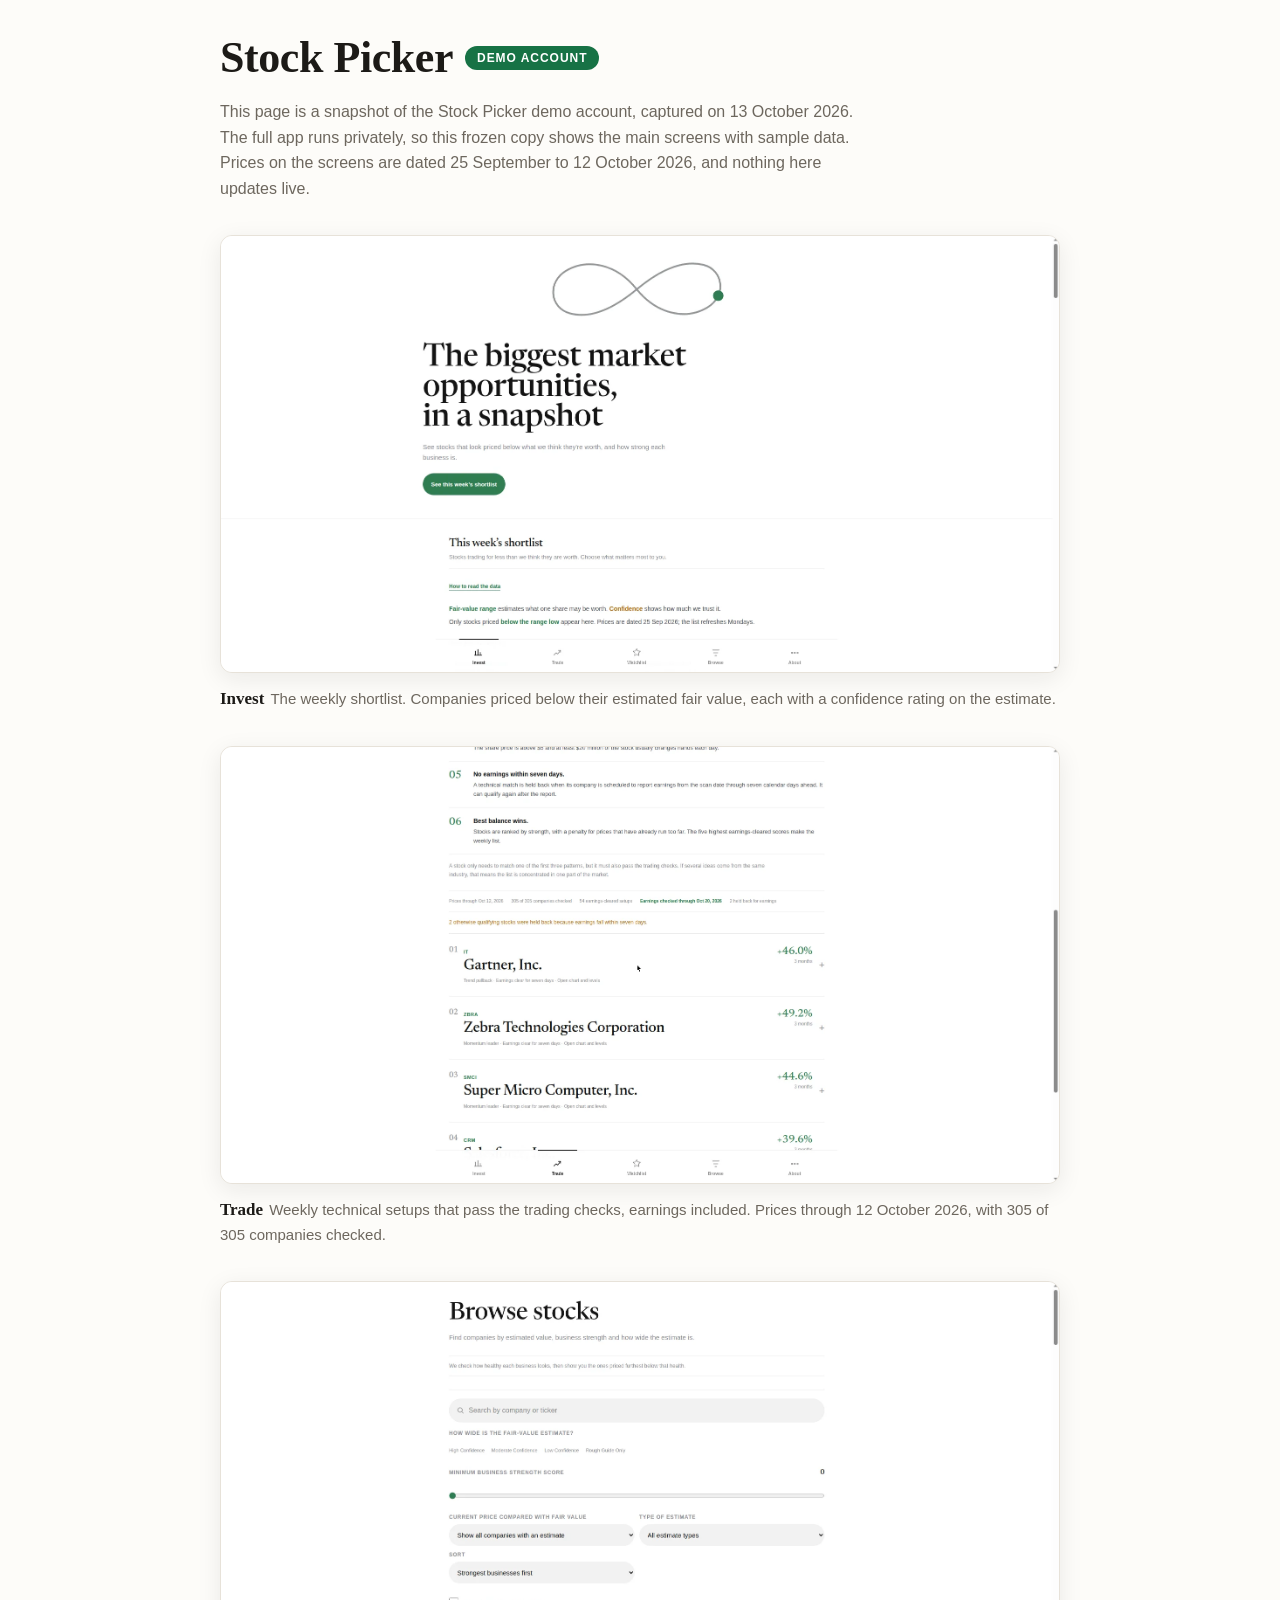
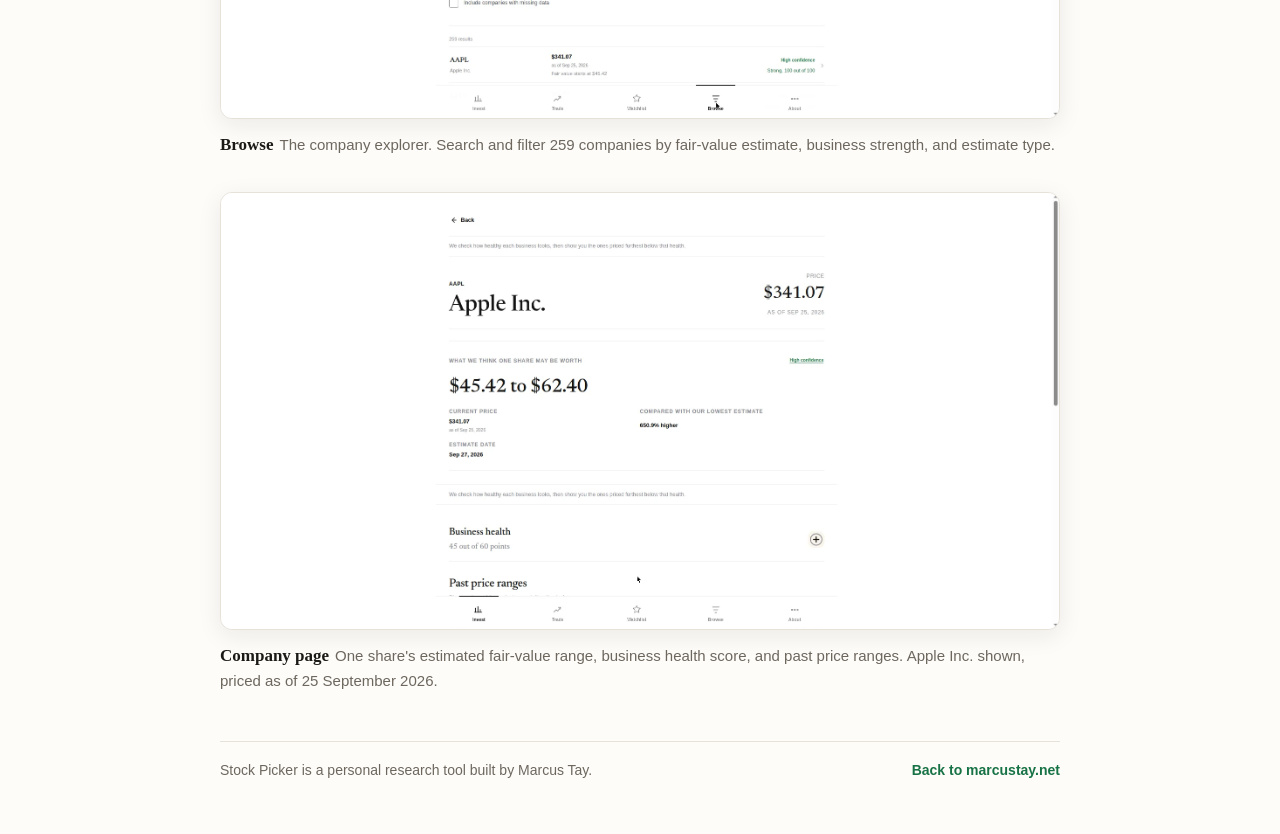
<file: stock-picker-demo/index.html>
<!doctype html>
<html lang="en">
<head>
<meta charset="utf-8">
<meta name="viewport" content="width=device-width, initial-scale=1">
<title>Stock Picker — Demo Account Snapshot</title>
<meta name="description" content="A snapshot of the Stock Picker demo account: weekly shortlist, trade setups, company explorer, and company pages.">
<style>
  :root { --ink:#1c1a17; --muted:#6d675e; --line:#e7e2d9; --green:#177245; --paper:#fdfcf9; }
  * { box-sizing: border-box; }
  body { margin:0; background:var(--paper); color:var(--ink); font-family: -apple-system, "Segoe UI", Roboto, Helvetica, Arial, sans-serif; }
  .wrap { max-width: 880px; margin: 0 auto; padding: 32px 20px 56px; }
  .topbar { display:flex; align-items:center; gap:12px; flex-wrap:wrap; }
  h1 { font-family: Georgia, "Times New Roman", serif; font-weight: 600; font-size: clamp(30px, 6vw, 44px); margin: 0; letter-spacing: -0.01em; }
  .pill { display:inline-block; padding: 5px 12px; border-radius: 999px; background: var(--green); color:#fff; font-size: 12px; font-weight: 700; letter-spacing: 0.08em; }
  .intro { color: var(--muted); font-size: 16px; line-height: 1.6; margin: 16px 0 8px; max-width: 640px; }
  figure { margin: 34px 0 0; }
  figure img { width: 100%; height: auto; display: block; border: 1px solid var(--line); border-radius: 12px; box-shadow: 0 6px 24px rgba(28,26,23,0.08); background:#fff; }
  figcaption { margin-top: 12px; font-size: 15px; line-height: 1.6; color: var(--muted); }
  figcaption strong { color: var(--ink); font-family: Georgia, "Times New Roman", serif; font-size: 17px; margin-right: 6px; }
  footer { margin-top: 48px; padding-top: 20px; border-top: 1px solid var(--line); color: var(--muted); font-size: 14px; display:flex; justify-content: space-between; gap: 16px; flex-wrap: wrap; }
  footer a { color: var(--green); font-weight: 600; text-decoration: none; }
  footer a:hover { text-decoration: underline; }
</style>
</head>
<body>
  <main class="wrap">
    <div class="topbar">
      <h1>Stock Picker</h1>
      <span class="pill">DEMO ACCOUNT</span>
    </div>
    <p class="intro">
      This page is a snapshot of the Stock Picker demo account, captured on 13 October 2026.
      The full app runs privately, so this frozen copy shows the main screens with sample data.
      Prices on the screens are dated 25 September to 12 October 2026, and nothing here updates live.
    </p>

    <figure>
      <img src="invest.webp" alt="Stock Picker Invest screen: the weekly shortlist of companies priced below their estimated fair value" width="1919" height="998">
      <figcaption><strong>Invest</strong>The weekly shortlist. Companies priced below their estimated fair value, each with a confidence rating on the estimate.</figcaption>
    </figure>

    <figure>
      <img src="trade.webp" alt="Stock Picker Trade screen: this week's technical setups with entry, stop, and target levels" width="1919" height="998">
      <figcaption><strong>Trade</strong>Weekly technical setups that pass the trading checks, earnings included. Prices through 12 October 2026, with 305 of 305 companies checked.</figcaption>
    </figure>

    <figure>
      <img src="browse.webp" alt="Stock Picker Browse screen: search and filters over 259 companies" width="1919" height="998">
      <figcaption><strong>Browse</strong>The company explorer. Search and filter 259 companies by fair-value estimate, business strength, and estimate type.</figcaption>
    </figure>

    <figure>
      <img src="company.webp" alt="Stock Picker company page for Apple Inc. with fair-value range and business health score" width="1919" height="998">
      <figcaption><strong>Company page</strong>One share's estimated fair-value range, business health score, and past price ranges. Apple Inc. shown, priced as of 25 September 2026.</figcaption>
    </figure>

    <footer>
      <span>Stock Picker is a personal research tool built by Marcus Tay.</span>
      <a href="https://marcustay.net/">Back to marcustay.net</a>
    </footer>
  </main>
</body>
</html>
</file>
<file: assets/index-DdSHi9b3.css>
@layer properties{@supports (((-webkit-hyphens:none)) and (not (margin-trim:inline))) or ((-moz-orient:inline) and (not (color:rgb(from red r g b)))){*,:before,:after,::backdrop{--tw-translate-x:0;--tw-translate-y:0;--tw-translate-z:0;--tw-rotate-x:initial;--tw-rotate-y:initial;--tw-rotate-z:initial;--tw-skew-x:initial;--tw-skew-y:initial;--tw-space-y-reverse:0;--tw-border-style:solid;--tw-gradient-position:initial;--tw-gradient-from:#0000;--tw-gradient-via:#0000;--tw-gradient-to:#0000;--tw-gradient-stops:initial;--tw-gradient-via-stops:initial;--tw-gradient-from-position:0%;--tw-gradient-via-position:50%;--tw-gradient-to-position:100%;--tw-leading:initial;--tw-font-weight:initial;--tw-tracking:initial;--tw-ordinal:initial;--tw-slashed-zero:initial;--tw-numeric-figure:initial;--tw-numeric-spacing:initial;--tw-numeric-fraction:initial;--tw-shadow:0 0 #0000;--tw-shadow-color:initial;--tw-shadow-alpha:100%;--tw-inset-shadow:0 0 #0000;--tw-inset-shadow-color:initial;--tw-inset-shadow-alpha:100%;--tw-ring-color:initial;--tw-ring-shadow:0 0 #0000;--tw-inset-ring-color:initial;--tw-inset-ring-shadow:0 0 #0000;--tw-ring-inset:initial;--tw-ring-offset-width:0px;--tw-ring-offset-color:#fff;--tw-ring-offset-shadow:0 0 #0000;--tw-outline-style:solid;--tw-blur:initial;--tw-brightness:initial;--tw-contrast:initial;--tw-grayscale:initial;--tw-hue-rotate:initial;--tw-invert:initial;--tw-opacity:initial;--tw-saturate:initial;--tw-sepia:initial;--tw-drop-shadow:initial;--tw-drop-shadow-color:initial;--tw-drop-shadow-alpha:100%;--tw-drop-shadow-size:initial;--tw-backdrop-blur:initial;--tw-backdrop-brightness:initial;--tw-backdrop-contrast:initial;--tw-backdrop-grayscale:initial;--tw-backdrop-hue-rotate:initial;--tw-backdrop-invert:initial;--tw-backdrop-opacity:initial;--tw-backdrop-saturate:initial;--tw-backdrop-sepia:initial;--tw-duration:initial;--tw-ease:initial;--tw-content:"";--tw-scale-x:1;--tw-scale-y:1;--tw-scale-z:1;--tw-animation-delay:0s;--tw-animation-direction:normal;--tw-animation-duration:initial;--tw-animation-fill-mode:none;--tw-animation-iteration-count:1;--tw-enter-blur:0;--tw-enter-opacity:1;--tw-enter-rotate:0;--tw-enter-scale:1;--tw-enter-translate-x:0;--tw-enter-translate-y:0;--tw-exit-blur:0;--tw-exit-opacity:1;--tw-exit-rotate:0;--tw-exit-scale:1;--tw-exit-translate-x:0;--tw-exit-translate-y:0}}}@layer theme{:root,:host{--font-sans:-apple-system, BlinkMacSystemFont, "Segoe UI", Roboto, "Helvetica Neue", "Noto Sans", Arial, sans-serif, "Apple Color Emoji", "Segoe UI Emoji", "Segoe UI Symbol", "Noto Color Emoji";--font-mono:ui-monospace, SFMono-Regular, Menlo, Monaco, Consolas, "Liberation Mono", "Courier New", monospace;--color-red-100:oklch(93.6% .032 17.717);--color-red-500:oklch(63.7% .237 25.331);--color-orange-500:oklch(70.5% .213 47.604);--color-orange-800:oklch(47% .157 37.304);--color-amber-100:oklch(96.2% .059 95.617);--color-amber-200:oklch(92.4% .12 95.746);--color-amber-300:oklch(87.9% .169 91.605);--color-amber-400:oklch(82.8% .189 84.429);--color-amber-500:oklch(76.9% .188 70.08);--color-amber-600:oklch(66.6% .179 58.318);--color-amber-700:oklch(55.5% .163 48.998);--color-amber-800:oklch(47.3% .137 46.201);--color-amber-900:oklch(41.4% .112 45.904);--color-yellow-100:oklch(97.3% .071 103.193);--color-yellow-200:oklch(94.5% .129 101.54);--color-yellow-300:oklch(90.5% .182 98.111);--color-yellow-500:oklch(79.5% .184 86.047);--color-green-500:oklch(72.3% .219 149.579);--color-emerald-50:oklch(97.9% .021 166.113);--color-emerald-100:oklch(95% .052 163.051);--color-emerald-200:oklch(90.5% .093 164.15);--color-emerald-300:oklch(84.5% .143 164.978);--color-emerald-400:oklch(76.5% .177 163.223);--color-emerald-500:oklch(69.6% .17 162.48);--color-emerald-600:oklch(59.6% .145 163.225);--color-emerald-700:oklch(50.8% .118 165.612);--color-emerald-800:oklch(43.2% .095 166.913);--color-emerald-900:oklch(37.8% .077 168.94);--color-emerald-950:oklch(26.2% .051 172.552);--color-teal-500:oklch(70.4% .14 182.503);--color-cyan-500:oklch(71.5% .143 215.221);--color-sky-50:oklch(97.7% .013 236.62);--color-blue-500:oklch(62.3% .214 259.815);--color-blue-600:oklch(54.6% .245 262.881);--color-blue-700:oklch(48.8% .243 264.376);--color-indigo-500:oklch(58.5% .233 277.117);--color-violet-500:oklch(60.6% .25 292.717);--color-rose-500:oklch(64.5% .246 16.439);--color-slate-50:oklch(98.4% .003 247.858);--color-slate-100:oklch(96.8% .007 247.896);--color-slate-600:oklch(44.6% .043 257.281);--color-slate-700:oklch(37.2% .044 257.287);--color-slate-900:oklch(20.8% .042 265.755);--color-gray-200:oklch(92.8% .006 264.531);--color-gray-400:oklch(70.7% .022 261.325);--color-gray-500:oklch(55.1% .027 264.364);--color-gray-600:oklch(44.6% .03 256.802);--color-gray-700:oklch(37.3% .034 259.733);--color-gray-800:oklch(27.8% .033 256.848);--color-black:#000;--color-white:#fff;--spacing:.25rem;--container-xs:20rem;--container-sm:24rem;--container-md:28rem;--container-lg:32rem;--container-xl:36rem;--container-2xl:42rem;--container-3xl:48rem;--text-xs:.75rem;--text-xs--line-height:calc(1 / .75);--text-sm:.875rem;--text-sm--line-height:calc(1.25 / .875);--text-base:1rem;--text-base--line-height: 1.5 ;--text-lg:1.125rem;--text-lg--line-height:calc(1.75 / 1.125);--text-xl:1.25rem;--text-xl--line-height:calc(1.75 / 1.25);--text-2xl:1.5rem;--text-2xl--line-height:calc(2 / 1.5);--text-3xl:1.875rem;--text-3xl--line-height: 1.2 ;--text-4xl:2.25rem;--text-4xl--line-height:calc(2.5 / 2.25);--text-5xl:3rem;--text-5xl--line-height:1;--text-6xl:3.75rem;--text-6xl--line-height:1;--font-weight-normal:400;--font-weight-medium:500;--font-weight-semibold:600;--font-weight-bold:700;--font-weight-extrabold:800;--tracking-tight:-.025em;--tracking-wide:.025em;--tracking-wider:.05em;--tracking-widest:.1em;--leading-tight:1.25;--leading-snug:1.375;--leading-normal:1.5;--leading-relaxed:1.625;--radius-xs:.125rem;--radius-2xl:1rem;--drop-shadow-lg:0 4px 4px #00000026;--ease-in-out:cubic-bezier(.4, 0, .2, 1);--animate-spin:spin 1s linear infinite;--animate-pulse:pulse 2s cubic-bezier(.4, 0, .6, 1) infinite;--blur-sm:8px;--blur-xl:24px;--blur-2xl:40px;--default-transition-duration:.15s;--default-transition-timing-function:cubic-bezier(.4, 0, .2, 1);--default-font-family:var(--font-sans);--default-mono-font-family:var(--font-mono);--color-zone-dfs:#2e7d32;--color-rpg-border:#8b6914;--color-rpg-parchment:#faf6ee;--color-rpg-shadow:#2a1a0a;--color-rpg-amber:#f59e0b}}@layer base{*,:after,:before,::backdrop{box-sizing:border-box;border:0 solid;margin:0;padding:0}::file-selector-button{box-sizing:border-box;border:0 solid;margin:0;padding:0}html,:host{-webkit-text-size-adjust:100%;tab-size:4;line-height:1.5;font-family:var(--default-font-family,-apple-system, BlinkMacSystemFont, "Segoe UI", Roboto, "Helvetica Neue", "Noto Sans", Arial, sans-serif, "Apple Color Emoji", "Segoe UI Emoji", "Segoe UI Symbol", "Noto Color Emoji");font-feature-settings:var(--default-font-feature-settings,normal);font-variation-settings:var(--default-font-variation-settings,normal);-webkit-tap-highlight-color:transparent}hr{height:0;color:inherit;border-top-width:1px}abbr:where([title]){-webkit-text-decoration:underline dotted;text-decoration:underline dotted}h1,h2,h3,h4,h5,h6{font-size:inherit;font-weight:inherit}a{color:inherit;-webkit-text-decoration:inherit;text-decoration:inherit}b,strong{font-weight:bolder}code,kbd,samp,pre{font-family:var(--default-mono-font-family,ui-monospace, SFMono-Regular, Menlo, Monaco, Consolas, "Liberation Mono", "Courier New", monospace);font-feature-settings:var(--default-mono-font-feature-settings,normal);font-variation-settings:var(--default-mono-font-variation-settings,normal);font-size:1em}small{font-size:80%}sub,sup{vertical-align:baseline;font-size:75%;line-height:0;position:relative}sub{bottom:-.25em}sup{top:-.5em}table{text-indent:0;border-color:inherit;border-collapse:collapse}:-moz-focusring:where(:not(iframe)){outline:auto}progress{vertical-align:baseline}summary{display:list-item}ol,ul,menu{list-style:none}img,svg,video,canvas,audio,iframe,embed,object{vertical-align:middle;display:block}img,video{max-width:100%;height:auto}button,input,select,optgroup,textarea{font:inherit;font-feature-settings:inherit;font-variation-settings:inherit;letter-spacing:inherit;color:inherit;opacity:1;background-color:#0000;border-radius:0}::file-selector-button{font:inherit;font-feature-settings:inherit;font-variation-settings:inherit;letter-spacing:inherit;color:inherit;opacity:1;background-color:#0000;border-radius:0}:where(select:is([multiple],[size])) optgroup{font-weight:bolder}:where(select:is([multiple],[size])) optgroup option{padding-inline-start:20px}::file-selector-button{margin-inline-end:4px}::placeholder{opacity:1}@supports (not ((-webkit-appearance:-apple-pay-button))) or (contain-intrinsic-size:1px){::placeholder{color:currentColor}@supports (color:color-mix(in lab,red,red)){::placeholder{color:color-mix(in oklab,currentcolor 50%,transparent)}}}textarea{resize:vertical}::-webkit-search-decoration{-webkit-appearance:none}::-webkit-date-and-time-value{min-height:1lh;text-align:inherit}::-webkit-datetime-edit{display:inline-flex}::-webkit-datetime-edit-fields-wrapper{padding:0}::-webkit-datetime-edit{padding-block:0}::-webkit-datetime-edit-year-field{padding-block:0}::-webkit-datetime-edit-month-field{padding-block:0}::-webkit-datetime-edit-day-field{padding-block:0}::-webkit-datetime-edit-hour-field{padding-block:0}::-webkit-datetime-edit-minute-field{padding-block:0}::-webkit-datetime-edit-second-field{padding-block:0}::-webkit-datetime-edit-millisecond-field{padding-block:0}::-webkit-datetime-edit-meridiem-field{padding-block:0}::-webkit-calendar-picker-indicator{line-height:1}:-moz-ui-invalid{box-shadow:none}button,input:where([type=button],[type=reset],[type=submit]){appearance:button}::file-selector-button{appearance:button}::-webkit-inner-spin-button{height:auto}::-webkit-outer-spin-button{height:auto}[hidden]:where(:not([hidden=until-found])){display:none!important}*{border-color:var(--border);outline-color:var(--ring)}@supports (color:color-mix(in lab,red,red)){*{outline-color:color-mix(in oklab,var(--ring) 50%,transparent)}}body{background-color:var(--background);color:var(--foreground);font-family:Nunito,sans-serif;overflow-x:hidden}button:not(:disabled),[role=button]:not([aria-disabled=true]),[type=button]:not(:disabled),[type=submit]:not(:disabled),[type=reset]:not(:disabled),a[href],select:not(:disabled),input[type=checkbox]:not(:disabled),input[type=radio]:not(:disabled){cursor:pointer}}@layer components{.container{width:100%;margin-left:auto;margin-right:auto;padding-left:1rem;padding-right:1rem}.flex{min-width:0;min-height:0}@media(min-width:640px){.container{padding-left:1.5rem;padding-right:1.5rem}}@media(min-width:1024px){.container{max-width:1280px;padding-left:2rem;padding-right:2rem}}}@layer utilities{.\@container\/card-header{container:card-header/inline-size}.\@container\/field-group{container:field-group/inline-size}.pointer-events-none{pointer-events:none}.invisible{visibility:hidden}.visible{visibility:visible}.sr-only{clip-path:inset(50%);white-space:nowrap;border-width:0;width:1px;height:1px;margin:-1px;padding:0;position:absolute;overflow:hidden}.absolute{position:absolute}.fixed{position:fixed}.relative{position:relative}.static{position:static}.-inset-4{inset:calc(var(--spacing) * -4)}.inset-0{inset:0}.inset-x-0{inset-inline:0}.inset-y-0{inset-block:0}.-top-0\.5{top:calc(var(--spacing) * -.5)}.-top-1{top:calc(var(--spacing) * -1)}.-top-2{top:calc(var(--spacing) * -2)}.-top-3{top:calc(var(--spacing) * -3)}.top-0{top:0}.top-1\.5{top:calc(var(--spacing) * 1.5)}.top-1\/2{top:50%}.top-2{top:calc(var(--spacing) * 2)}.top-3{top:calc(var(--spacing) * 3)}.top-3\.5{top:calc(var(--spacing) * 3.5)}.top-4{top:calc(var(--spacing) * 4)}.top-\[1px\]{top:1px}.top-\[50\%\]{top:50%}.top-\[60\%\]{top:60%}.top-full{top:100%}.-right-0\.5{right:calc(var(--spacing) * -.5)}.-right-1{right:calc(var(--spacing) * -1)}.right-0{right:0}.right-1{right:var(--spacing)}.right-2{right:calc(var(--spacing) * 2)}.right-3{right:calc(var(--spacing) * 3)}.right-4{right:calc(var(--spacing) * 4)}.right-5{right:calc(var(--spacing) * 5)}.right-14{right:calc(var(--spacing) * 14)}.bottom-0{bottom:0}.bottom-2{bottom:calc(var(--spacing) * 2)}.bottom-3{bottom:calc(var(--spacing) * 3)}.bottom-4{bottom:calc(var(--spacing) * 4)}.bottom-5{bottom:calc(var(--spacing) * 5)}.bottom-8{bottom:calc(var(--spacing) * 8)}.bottom-16{bottom:calc(var(--spacing) * 16)}.bottom-20{bottom:calc(var(--spacing) * 20)}.bottom-full{bottom:100%}.left-0{left:0}.left-1\/2{left:50%}.left-2{left:calc(var(--spacing) * 2)}.left-4{left:calc(var(--spacing) * 4)}.left-5{left:calc(var(--spacing) * 5)}.left-\[50\%\]{left:50%}.left-full{left:100%}.isolate{isolation:isolate}.z-10{z-index:10}.z-20{z-index:20}.z-30{z-index:30}.z-35{z-index:35}.z-40{z-index:40}.z-50{z-index:50}.z-\[1\]{z-index:1}.z-\[2\]{z-index:2}.z-\[5\]{z-index:5}.z-\[60\]{z-index:60}.z-\[9999\]{z-index:9999}.order-first{order:-9999}.order-last{order:9999}.col-start-2{grid-column-start:2}.row-span-2{grid-row:span 2/span 2}.row-start-1{grid-row-start:1}.container{width:100%}@media(min-width:40rem){.container{max-width:40rem}}@media(min-width:48rem){.container{max-width:48rem}}@media(min-width:64rem){.container{max-width:64rem}}@media(min-width:80rem){.container{max-width:80rem}}@media(min-width:96rem){.container{max-width:96rem}}.\!m-0{margin:0!important}.-mx-1{margin-inline:calc(var(--spacing) * -1)}.mx-2{margin-inline:calc(var(--spacing) * 2)}.mx-3\.5{margin-inline:calc(var(--spacing) * 3.5)}.mx-4{margin-inline:calc(var(--spacing) * 4)}.mx-6{margin-inline:calc(var(--spacing) * 6)}.mx-auto{margin-inline:auto}.-my-2{margin-block:calc(var(--spacing) * -2)}.my-0{margin-block:0}.my-1{margin-block:var(--spacing)}.my-2{margin-block:calc(var(--spacing) * 2)}.mt-0\.5{margin-top:calc(var(--spacing) * .5)}.mt-1{margin-top:var(--spacing)}.mt-1\.5{margin-top:calc(var(--spacing) * 1.5)}.mt-2{margin-top:calc(var(--spacing) * 2)}.mt-3{margin-top:calc(var(--spacing) * 3)}.mt-4{margin-top:calc(var(--spacing) * 4)}.mt-6{margin-top:calc(var(--spacing) * 6)}.mt-8{margin-top:calc(var(--spacing) * 8)}.mt-auto{margin-top:auto}.mr-1\.5{margin-right:calc(var(--spacing) * 1.5)}.mr-2{margin-right:calc(var(--spacing) * 2)}.mb-0{margin-bottom:0}.mb-0\.5{margin-bottom:calc(var(--spacing) * .5)}.mb-1{margin-bottom:var(--spacing)}.mb-1\.5{margin-bottom:calc(var(--spacing) * 1.5)}.mb-2{margin-bottom:calc(var(--spacing) * 2)}.mb-3{margin-bottom:calc(var(--spacing) * 3)}.mb-4{margin-bottom:calc(var(--spacing) * 4)}.mb-5{margin-bottom:calc(var(--spacing) * 5)}.mb-6{margin-bottom:calc(var(--spacing) * 6)}.mb-7{margin-bottom:calc(var(--spacing) * 7)}.mb-8{margin-bottom:calc(var(--spacing) * 8)}.ml-0\.5{margin-left:calc(var(--spacing) * .5)}.ml-1{margin-left:var(--spacing)}.ml-2{margin-left:calc(var(--spacing) * 2)}.ml-3{margin-left:calc(var(--spacing) * 3)}.ml-4{margin-left:calc(var(--spacing) * 4)}.ml-auto{margin-left:auto}.line-clamp-1{-webkit-line-clamp:1;-webkit-box-orient:vertical;display:-webkit-box;overflow:hidden}.line-clamp-2{-webkit-line-clamp:2;-webkit-box-orient:vertical;display:-webkit-box;overflow:hidden}.block{display:block}.flex{display:flex}.grid{display:grid}.hidden{display:none}.inline-block{display:inline-block}.inline-flex{display:inline-flex}.table{display:table}.table-caption{display:table-caption}.table-cell{display:table-cell}.table-row{display:table-row}.field-sizing-content{field-sizing:content}.aspect-square{aspect-ratio:1}.size-2{width:calc(var(--spacing) * 2);height:calc(var(--spacing) * 2)}.size-2\.5{width:calc(var(--spacing) * 2.5);height:calc(var(--spacing) * 2.5)}.size-3{width:calc(var(--spacing) * 3);height:calc(var(--spacing) * 3)}.size-3\.5{width:calc(var(--spacing) * 3.5);height:calc(var(--spacing) * 3.5)}.size-4{width:calc(var(--spacing) * 4);height:calc(var(--spacing) * 4)}.size-6{width:calc(var(--spacing) * 6);height:calc(var(--spacing) * 6)}.size-7{width:calc(var(--spacing) * 7);height:calc(var(--spacing) * 7)}.size-8{width:calc(var(--spacing) * 8);height:calc(var(--spacing) * 8)}.size-9{width:calc(var(--spacing) * 9);height:calc(var(--spacing) * 9)}.size-10{width:calc(var(--spacing) * 10);height:calc(var(--spacing) * 10)}.size-full{width:100%;height:100%}.h-0{height:0}.h-1{height:var(--spacing)}.h-1\.5{height:calc(var(--spacing) * 1.5)}.h-2{height:calc(var(--spacing) * 2)}.h-2\.5{height:calc(var(--spacing) * 2.5)}.h-3{height:calc(var(--spacing) * 3)}.h-4{height:calc(var(--spacing) * 4)}.h-5{height:calc(var(--spacing) * 5)}.h-6{height:calc(var(--spacing) * 6)}.h-7{height:calc(var(--spacing) * 7)}.h-8{height:calc(var(--spacing) * 8)}.h-9{height:calc(var(--spacing) * 9)}.h-10{height:calc(var(--spacing) * 10)}.h-11{height:calc(var(--spacing) * 11)}.h-12{height:calc(var(--spacing) * 12)}.h-14{height:calc(var(--spacing) * 14)}.h-16{height:calc(var(--spacing) * 16)}.h-20{height:calc(var(--spacing) * 20)}.h-44{height:calc(var(--spacing) * 44)}.h-\[1\.15rem\]{height:1.15rem}.h-\[40px\]{height:40px}.h-\[500px\]{height:500px}.h-\[calc\(100\%-1px\)\]{height:calc(100% - 1px)}.h-\[var\(--radix-navigation-menu-viewport-height\)\]{height:var(--radix-navigation-menu-viewport-height)}.h-\[var\(--radix-select-trigger-height\)\]{height:var(--radix-select-trigger-height)}.h-auto{height:auto}.h-full{height:100%}.h-px{height:1px}.h-svh{height:100svh}.max-h-\(--radix-context-menu-content-available-height\){max-height:var(--radix-context-menu-content-available-height)}.max-h-\(--radix-dropdown-menu-content-available-height\){max-height:var(--radix-dropdown-menu-content-available-height)}.max-h-\(--radix-select-content-available-height\){max-height:var(--radix-select-content-available-height)}.max-h-\[85vh\]{max-height:85vh}.max-h-\[90vh\]{max-height:90vh}.max-h-\[92vh\]{max-height:92vh}.min-h-0{min-height:0}.min-h-4{min-height:calc(var(--spacing) * 4)}.min-h-12{min-height:calc(var(--spacing) * 12)}.min-h-16{min-height:calc(var(--spacing) * 16)}.min-h-screen{min-height:100vh}.min-h-svh{min-height:100svh}.w-\(--sidebar-width\){width:var(--sidebar-width)}.w-0{width:0}.w-1\.5{width:calc(var(--spacing) * 1.5)}.w-2{width:calc(var(--spacing) * 2)}.w-2\.5{width:calc(var(--spacing) * 2.5)}.w-3\/4{width:75%}.w-4{width:calc(var(--spacing) * 4)}.w-5{width:calc(var(--spacing) * 5)}.w-6{width:calc(var(--spacing) * 6)}.w-7{width:calc(var(--spacing) * 7)}.w-8{width:calc(var(--spacing) * 8)}.w-9{width:calc(var(--spacing) * 9)}.w-10{width:calc(var(--spacing) * 10)}.w-11{width:calc(var(--spacing) * 11)}.w-14{width:calc(var(--spacing) * 14)}.w-16{width:calc(var(--spacing) * 16)}.w-20{width:calc(var(--spacing) * 20)}.w-56{width:calc(var(--spacing) * 56)}.w-64{width:calc(var(--spacing) * 64)}.w-72{width:calc(var(--spacing) * 72)}.w-\[90\%\]{width:90%}.w-\[400px\]{width:400px}.w-auto{width:auto}.w-fit{width:fit-content}.w-full{width:100%}.w-max{width:max-content}.max-w-\(--skeleton-width\){max-width:var(--skeleton-width)}.max-w-2xl{max-width:var(--container-2xl)}.max-w-3xl{max-width:var(--container-3xl)}.max-w-\[calc\(100\%-2rem\)\]{max-width:calc(100% - 2rem)}.max-w-lg{max-width:var(--container-lg)}.max-w-max{max-width:max-content}.max-w-md{max-width:var(--container-md)}.max-w-sm{max-width:var(--container-sm)}.max-w-xl{max-width:var(--container-xl)}.max-w-xs{max-width:var(--container-xs)}.min-w-0{min-width:0}.min-w-5{min-width:calc(var(--spacing) * 5)}.min-w-8{min-width:calc(var(--spacing) * 8)}.min-w-9{min-width:calc(var(--spacing) * 9)}.min-w-10{min-width:calc(var(--spacing) * 10)}.min-w-\[8rem\]{min-width:8rem}.min-w-\[12rem\]{min-width:12rem}.min-w-\[var\(--radix-select-trigger-width\)\]{min-width:var(--radix-select-trigger-width)}.flex-1{flex:1}.flex-shrink-0,.shrink-0{flex-shrink:0}.grow{flex-grow:1}.basis-full{flex-basis:100%}.caption-bottom{caption-side:bottom}.origin-\(--radix-context-menu-content-transform-origin\){transform-origin:var(--radix-context-menu-content-transform-origin)}.origin-\(--radix-dropdown-menu-content-transform-origin\){transform-origin:var(--radix-dropdown-menu-content-transform-origin)}.origin-\(--radix-hover-card-content-transform-origin\){transform-origin:var(--radix-hover-card-content-transform-origin)}.origin-\(--radix-menubar-content-transform-origin\){transform-origin:var(--radix-menubar-content-transform-origin)}.origin-\(--radix-popover-content-transform-origin\){transform-origin:var(--radix-popover-content-transform-origin)}.origin-\(--radix-select-content-transform-origin\){transform-origin:var(--radix-select-content-transform-origin)}.origin-\(--radix-tooltip-content-transform-origin\){transform-origin:var(--radix-tooltip-content-transform-origin)}.-translate-x-1\/2{--tw-translate-x: -50% ;translate:var(--tw-translate-x) var(--tw-translate-y)}.-translate-x-px{--tw-translate-x:-1px;translate:var(--tw-translate-x) var(--tw-translate-y)}.translate-x-\[-50\%\]{--tw-translate-x:-50%;translate:var(--tw-translate-x) var(--tw-translate-y)}.translate-x-px{--tw-translate-x:1px;translate:var(--tw-translate-x) var(--tw-translate-y)}.-translate-y-1\/2{--tw-translate-y: -50% ;translate:var(--tw-translate-x) var(--tw-translate-y)}.translate-y-0\.5{--tw-translate-y:calc(var(--spacing) * .5);translate:var(--tw-translate-x) var(--tw-translate-y)}.translate-y-\[-50\%\]{--tw-translate-y:-50%;translate:var(--tw-translate-x) var(--tw-translate-y)}.translate-y-\[calc\(-50\%_-_2px\)\]{--tw-translate-y: calc(-50% - 2px) ;translate:var(--tw-translate-x) var(--tw-translate-y)}.rotate-45{rotate:45deg}.transform{transform:var(--tw-rotate-x,) var(--tw-rotate-y,) var(--tw-rotate-z,) var(--tw-skew-x,) var(--tw-skew-y,)}.animate-in{animation:enter var(--tw-animation-duration,var(--tw-duration,.15s))var(--tw-ease,ease)var(--tw-animation-delay,0s)var(--tw-animation-iteration-count,1)var(--tw-animation-direction,normal)var(--tw-animation-fill-mode,none)}.animate-pulse{animation:var(--animate-pulse)}.animate-spin{animation:var(--animate-spin)}.cursor-default{cursor:default}.cursor-pointer{cursor:pointer}.cursor-text{cursor:text}.touch-none{touch-action:none}.resize{resize:both}.resize-none{resize:none}.scroll-my-1{scroll-margin-block:var(--spacing)}.scroll-mt-\[84px\]{scroll-margin-top:84px}.list-disc{list-style-type:disc}.list-none{list-style-type:none}.auto-rows-min{grid-auto-rows:min-content}.grid-cols-1{grid-template-columns:repeat(1,minmax(0,1fr))}.grid-cols-2{grid-template-columns:repeat(2,minmax(0,1fr))}.grid-cols-3{grid-template-columns:repeat(3,minmax(0,1fr))}.grid-cols-4{grid-template-columns:repeat(4,minmax(0,1fr))}.grid-cols-\[0_1fr\]{grid-template-columns:0 1fr}.grid-rows-\[auto_auto\]{grid-template-rows:auto auto}.flex-col{flex-direction:column}.flex-col-reverse{flex-direction:column-reverse}.flex-row{flex-direction:row}.flex-wrap{flex-wrap:wrap}.items-baseline{align-items:baseline}.items-center{align-items:center}.items-end{align-items:flex-end}.items-start{align-items:flex-start}.items-stretch{align-items:stretch}.justify-between{justify-content:space-between}.justify-center{justify-content:center}.justify-start{justify-content:flex-start}.justify-items-start{justify-items:start}.gap-0{gap:0}.gap-1{gap:var(--spacing)}.gap-1\.5{gap:calc(var(--spacing) * 1.5)}.gap-2{gap:calc(var(--spacing) * 2)}.gap-2\.5{gap:calc(var(--spacing) * 2.5)}.gap-3{gap:calc(var(--spacing) * 3)}.gap-4{gap:calc(var(--spacing) * 4)}.gap-6{gap:calc(var(--spacing) * 6)}.gap-7{gap:calc(var(--spacing) * 7)}:where(.space-y-1>:not(:last-child)){--tw-space-y-reverse:0;margin-block-start:calc(var(--spacing) * var(--tw-space-y-reverse));margin-block-end:calc(var(--spacing) * calc(1 - var(--tw-space-y-reverse)))}:where(.space-y-1\.5>:not(:last-child)){--tw-space-y-reverse:0;margin-block-start:calc(calc(var(--spacing) * 1.5) * var(--tw-space-y-reverse));margin-block-end:calc(calc(var(--spacing) * 1.5) * calc(1 - var(--tw-space-y-reverse)))}:where(.space-y-2>:not(:last-child)){--tw-space-y-reverse:0;margin-block-start:calc(calc(var(--spacing) * 2) * var(--tw-space-y-reverse));margin-block-end:calc(calc(var(--spacing) * 2) * calc(1 - var(--tw-space-y-reverse)))}:where(.space-y-2\.5>:not(:last-child)){--tw-space-y-reverse:0;margin-block-start:calc(calc(var(--spacing) * 2.5) * var(--tw-space-y-reverse));margin-block-end:calc(calc(var(--spacing) * 2.5) * calc(1 - var(--tw-space-y-reverse)))}:where(.space-y-3>:not(:last-child)){--tw-space-y-reverse:0;margin-block-start:calc(calc(var(--spacing) * 3) * var(--tw-space-y-reverse));margin-block-end:calc(calc(var(--spacing) * 3) * calc(1 - var(--tw-space-y-reverse)))}:where(.space-y-5>:not(:last-child)){--tw-space-y-reverse:0;margin-block-start:calc(calc(var(--spacing) * 5) * var(--tw-space-y-reverse));margin-block-end:calc(calc(var(--spacing) * 5) * calc(1 - var(--tw-space-y-reverse)))}.gap-y-0\.5{row-gap:calc(var(--spacing) * .5)}.self-start{align-self:flex-start}.self-stretch{align-self:stretch}.justify-self-end{justify-self:flex-end}.truncate{text-overflow:ellipsis;white-space:nowrap;overflow:hidden}.overflow-auto{overflow:auto}.overflow-hidden{overflow:hidden}.overflow-x-auto{overflow-x:auto}.overflow-x-hidden{overflow-x:hidden}.overflow-y-auto{overflow-y:auto}.rounded{border-radius:.25rem}.rounded-2xl{border-radius:var(--radius-2xl)}.rounded-\[2px\]{border-radius:2px}.rounded-\[4px\]{border-radius:4px}.rounded-\[10px\]{border-radius:10px}.rounded-\[20px\]{border-radius:20px}.rounded-\[calc\(var\(--radius\)-5px\)\]{border-radius:calc(var(--radius) - 5px)}.rounded-\[inherit\]{border-radius:inherit}.rounded-full{border-radius:3.40282e38px}.rounded-lg{border-radius:var(--radius)}.rounded-md{border-radius:calc(var(--radius) - 2px)}.rounded-none{border-radius:0}.rounded-sm{border-radius:calc(var(--radius) - 4px)}.rounded-xl{border-radius:calc(var(--radius) + 4px)}.rounded-xs{border-radius:var(--radius-xs)}.rounded-tl-none{border-top-left-radius:0}.rounded-tl-sm{border-top-left-radius:calc(var(--radius) - 4px)}.border{border-style:var(--tw-border-style);border-width:1px}.border-0{border-style:var(--tw-border-style);border-width:0}.border-4{border-style:var(--tw-border-style);border-width:4px}.border-t{border-top-style:var(--tw-border-style);border-top-width:1px}.border-t-2{border-top-style:var(--tw-border-style);border-top-width:2px}.border-r{border-right-style:var(--tw-border-style);border-right-width:1px}.border-b{border-bottom-style:var(--tw-border-style);border-bottom-width:1px}.border-b-2{border-bottom-style:var(--tw-border-style);border-bottom-width:2px}.border-b-3{border-bottom-style:var(--tw-border-style);border-bottom-width:3px}.border-b-4{border-bottom-style:var(--tw-border-style);border-bottom-width:4px}.border-l{border-left-style:var(--tw-border-style);border-left-width:1px}.border-l-3{border-left-style:var(--tw-border-style);border-left-width:3px}.border-dashed{--tw-border-style:dashed;border-style:dashed}.border-\[rgba\(0\,0\,0\,0\.08\)\]{border-color:#00000014}.border-amber-200{border-color:var(--color-amber-200)}.border-amber-900{border-color:var(--color-amber-900)}.border-border{border-color:var(--border)}.border-emerald-200{border-color:var(--color-emerald-200)}.border-emerald-200\/50{border-color:#a4f4cf80}@supports (color:color-mix(in lab,red,red)){.border-emerald-200\/50{border-color:color-mix(in oklab,var(--color-emerald-200) 50%,transparent)}}.border-emerald-800{border-color:var(--color-emerald-800)}.border-emerald-900{border-color:var(--color-emerald-900)}.border-gray-200{border-color:var(--color-gray-200)}.border-input{border-color:var(--input)}.border-primary{border-color:var(--primary)}.border-sidebar-border{border-color:var(--sidebar-border)}.border-transparent{border-color:#0000}.border-white\/10{border-color:#ffffff1a}@supports (color:color-mix(in lab,red,red)){.border-white\/10{border-color:color-mix(in oklab,var(--color-white) 10%,transparent)}}.border-t-transparent{border-top-color:#0000}.border-l-transparent{border-left-color:#0000}.bg-\[\#0a1a0a\]{background-color:#0a1a0a}.bg-\[\#1a1a19\]{background-color:#1a1a19}.bg-\[\#2D5016\]\/20{background-color:#2d501633}.bg-\[\#f0e6d3\]{background-color:#f0e6d3}.bg-\[\#f8f8f7\]{background-color:#f8f8f7}.bg-\[\#faf6ee\]{background-color:#faf6ee}.bg-accent{background-color:var(--accent)}.bg-amber-100{background-color:var(--color-amber-100)}.bg-background{background-color:var(--background)}.bg-black\/10{background-color:#0000001a}@supports (color:color-mix(in lab,red,red)){.bg-black\/10{background-color:color-mix(in oklab,var(--color-black) 10%,transparent)}}.bg-black\/30{background-color:#0000004d}@supports (color:color-mix(in lab,red,red)){.bg-black\/30{background-color:color-mix(in oklab,var(--color-black) 30%,transparent)}}.bg-black\/50{background-color:#00000080}@supports (color:color-mix(in lab,red,red)){.bg-black\/50{background-color:color-mix(in oklab,var(--color-black) 50%,transparent)}}.bg-black\/60{background-color:#0009}@supports (color:color-mix(in lab,red,red)){.bg-black\/60{background-color:color-mix(in oklab,var(--color-black) 60%,transparent)}}.bg-black\/90{background-color:#000000e6}@supports (color:color-mix(in lab,red,red)){.bg-black\/90{background-color:color-mix(in oklab,var(--color-black) 90%,transparent)}}.bg-blue-600{background-color:var(--color-blue-600)}.bg-border{background-color:var(--border)}.bg-card{background-color:var(--card)}.bg-destructive{background-color:var(--destructive)}.bg-emerald-100{background-color:var(--color-emerald-100)}.bg-emerald-300{background-color:var(--color-emerald-300)}.bg-emerald-500\/40{background-color:#00bb7f66}@supports (color:color-mix(in lab,red,red)){.bg-emerald-500\/40{background-color:color-mix(in oklab,var(--color-emerald-500) 40%,transparent)}}.bg-emerald-600{background-color:var(--color-emerald-600)}.bg-foreground{background-color:var(--foreground)}.bg-gray-700{background-color:var(--color-gray-700)}.bg-input{background-color:var(--input)}.bg-muted,.bg-muted\/50{background-color:var(--muted)}@supports (color:color-mix(in lab,red,red)){.bg-muted\/50{background-color:color-mix(in oklab,var(--muted) 50%,transparent)}}.bg-popover{background-color:var(--popover)}.bg-primary,.bg-primary\/20{background-color:var(--primary)}@supports (color:color-mix(in lab,red,red)){.bg-primary\/20{background-color:color-mix(in oklab,var(--primary) 20%,transparent)}}.bg-red-100{background-color:var(--color-red-100)}.bg-secondary{background-color:var(--secondary)}.bg-sidebar{background-color:var(--sidebar)}.bg-sidebar-border{background-color:var(--sidebar-border)}.bg-transparent{background-color:#0000}.bg-white{background-color:var(--color-white)}.bg-white\/5{background-color:#ffffff0d}@supports (color:color-mix(in lab,red,red)){.bg-white\/5{background-color:color-mix(in oklab,var(--color-white) 5%,transparent)}}.bg-white\/80{background-color:#fffc}@supports (color:color-mix(in lab,red,red)){.bg-white\/80{background-color:color-mix(in oklab,var(--color-white) 80%,transparent)}}.bg-gradient-to-b{--tw-gradient-position:to bottom in oklab;background-image:linear-gradient(var(--tw-gradient-stops))}.bg-gradient-to-br{--tw-gradient-position:to bottom right in oklab;background-image:linear-gradient(var(--tw-gradient-stops))}.bg-gradient-to-r{--tw-gradient-position:to right in oklab;background-image:linear-gradient(var(--tw-gradient-stops))}.bg-gradient-to-t{--tw-gradient-position:to top in oklab;background-image:linear-gradient(var(--tw-gradient-stops))}.from-amber-500{--tw-gradient-from:var(--color-amber-500);--tw-gradient-stops:var(--tw-gradient-via-stops,var(--tw-gradient-position), var(--tw-gradient-from) var(--tw-gradient-from-position), var(--tw-gradient-to) var(--tw-gradient-to-position))}.from-amber-500\/10{--tw-gradient-from:#f99c001a}@supports (color:color-mix(in lab,red,red)){.from-amber-500\/10{--tw-gradient-from:color-mix(in oklab, var(--color-amber-500) 10%, transparent)}}.from-amber-500\/10{--tw-gradient-stops:var(--tw-gradient-via-stops,var(--tw-gradient-position), var(--tw-gradient-from) var(--tw-gradient-from-position), var(--tw-gradient-to) var(--tw-gradient-to-position))}.from-amber-600\/10{--tw-gradient-from:#dd74001a}@supports (color:color-mix(in lab,red,red)){.from-amber-600\/10{--tw-gradient-from:color-mix(in oklab, var(--color-amber-600) 10%, transparent)}}.from-amber-600\/10{--tw-gradient-stops:var(--tw-gradient-via-stops,var(--tw-gradient-position), var(--tw-gradient-from) var(--tw-gradient-from-position), var(--tw-gradient-to) var(--tw-gradient-to-position))}.from-black\/80{--tw-gradient-from:#000c}@supports (color:color-mix(in lab,red,red)){.from-black\/80{--tw-gradient-from:color-mix(in oklab, var(--color-black) 80%, transparent)}}.from-black\/80{--tw-gradient-stops:var(--tw-gradient-via-stops,var(--tw-gradient-position), var(--tw-gradient-from) var(--tw-gradient-from-position), var(--tw-gradient-to) var(--tw-gradient-to-position))}.from-blue-500\/10{--tw-gradient-from:#3080ff1a}@supports (color:color-mix(in lab,red,red)){.from-blue-500\/10{--tw-gradient-from:color-mix(in oklab, var(--color-blue-500) 10%, transparent)}}.from-blue-500\/10{--tw-gradient-stops:var(--tw-gradient-via-stops,var(--tw-gradient-position), var(--tw-gradient-from) var(--tw-gradient-from-position), var(--tw-gradient-to) var(--tw-gradient-to-position))}.from-emerald-50{--tw-gradient-from:var(--color-emerald-50);--tw-gradient-stops:var(--tw-gradient-via-stops,var(--tw-gradient-position), var(--tw-gradient-from) var(--tw-gradient-from-position), var(--tw-gradient-to) var(--tw-gradient-to-position))}.from-emerald-500{--tw-gradient-from:var(--color-emerald-500);--tw-gradient-stops:var(--tw-gradient-via-stops,var(--tw-gradient-position), var(--tw-gradient-from) var(--tw-gradient-from-position), var(--tw-gradient-to) var(--tw-gradient-to-position))}.from-emerald-500\/10{--tw-gradient-from:#00bb7f1a}@supports (color:color-mix(in lab,red,red)){.from-emerald-500\/10{--tw-gradient-from:color-mix(in oklab, var(--color-emerald-500) 10%, transparent)}}.from-emerald-500\/10{--tw-gradient-stops:var(--tw-gradient-via-stops,var(--tw-gradient-position), var(--tw-gradient-from) var(--tw-gradient-from-position), var(--tw-gradient-to) var(--tw-gradient-to-position))}.from-green-500\/10{--tw-gradient-from:#00c7581a}@supports (color:color-mix(in lab,red,red)){.from-green-500\/10{--tw-gradient-from:color-mix(in oklab, var(--color-green-500) 10%, transparent)}}.from-green-500\/10{--tw-gradient-stops:var(--tw-gradient-via-stops,var(--tw-gradient-position), var(--tw-gradient-from) var(--tw-gradient-from-position), var(--tw-gradient-to) var(--tw-gradient-to-position))}.from-red-500\/10{--tw-gradient-from:#fb2c361a}@supports (color:color-mix(in lab,red,red)){.from-red-500\/10{--tw-gradient-from:color-mix(in oklab, var(--color-red-500) 10%, transparent)}}.from-red-500\/10{--tw-gradient-stops:var(--tw-gradient-via-stops,var(--tw-gradient-position), var(--tw-gradient-from) var(--tw-gradient-from-position), var(--tw-gradient-to) var(--tw-gradient-to-position))}.from-slate-50{--tw-gradient-from:var(--color-slate-50);--tw-gradient-stops:var(--tw-gradient-via-stops,var(--tw-gradient-position), var(--tw-gradient-from) var(--tw-gradient-from-position), var(--tw-gradient-to) var(--tw-gradient-to-position))}.from-yellow-500\/10{--tw-gradient-from:#edb2001a}@supports (color:color-mix(in lab,red,red)){.from-yellow-500\/10{--tw-gradient-from:color-mix(in oklab, var(--color-yellow-500) 10%, transparent)}}.from-yellow-500\/10{--tw-gradient-stops:var(--tw-gradient-via-stops,var(--tw-gradient-position), var(--tw-gradient-from) var(--tw-gradient-from-position), var(--tw-gradient-to) var(--tw-gradient-to-position))}.via-black\/30{--tw-gradient-via:#0000004d}@supports (color:color-mix(in lab,red,red)){.via-black\/30{--tw-gradient-via:color-mix(in oklab, var(--color-black) 30%, transparent)}}.via-black\/30{--tw-gradient-via-stops:var(--tw-gradient-position), var(--tw-gradient-from) var(--tw-gradient-from-position), var(--tw-gradient-via) var(--tw-gradient-via-position), var(--tw-gradient-to) var(--tw-gradient-to-position);--tw-gradient-stops:var(--tw-gradient-via-stops)}.to-amber-500\/10{--tw-gradient-to:#f99c001a}@supports (color:color-mix(in lab,red,red)){.to-amber-500\/10{--tw-gradient-to:color-mix(in oklab, var(--color-amber-500) 10%, transparent)}}.to-amber-500\/10{--tw-gradient-stops:var(--tw-gradient-via-stops,var(--tw-gradient-position), var(--tw-gradient-from) var(--tw-gradient-from-position), var(--tw-gradient-to) var(--tw-gradient-to-position))}.to-amber-700{--tw-gradient-to:var(--color-amber-700);--tw-gradient-stops:var(--tw-gradient-via-stops,var(--tw-gradient-position), var(--tw-gradient-from) var(--tw-gradient-from-position), var(--tw-gradient-to) var(--tw-gradient-to-position))}.to-cyan-500\/10{--tw-gradient-to:#00b7d71a}@supports (color:color-mix(in lab,red,red)){.to-cyan-500\/10{--tw-gradient-to:color-mix(in oklab, var(--color-cyan-500) 10%, transparent)}}.to-cyan-500\/10{--tw-gradient-stops:var(--tw-gradient-via-stops,var(--tw-gradient-position), var(--tw-gradient-from) var(--tw-gradient-from-position), var(--tw-gradient-to) var(--tw-gradient-to-position))}.to-emerald-700{--tw-gradient-to:var(--color-emerald-700);--tw-gradient-stops:var(--tw-gradient-via-stops,var(--tw-gradient-position), var(--tw-gradient-from) var(--tw-gradient-from-position), var(--tw-gradient-to) var(--tw-gradient-to-position))}.to-green-500\/10{--tw-gradient-to:#00c7581a}@supports (color:color-mix(in lab,red,red)){.to-green-500\/10{--tw-gradient-to:color-mix(in oklab, var(--color-green-500) 10%, transparent)}}.to-green-500\/10{--tw-gradient-stops:var(--tw-gradient-via-stops,var(--tw-gradient-position), var(--tw-gradient-from) var(--tw-gradient-from-position), var(--tw-gradient-to) var(--tw-gradient-to-position))}.to-indigo-500\/10{--tw-gradient-to:#625fff1a}@supports (color:color-mix(in lab,red,red)){.to-indigo-500\/10{--tw-gradient-to:color-mix(in oklab, var(--color-indigo-500) 10%, transparent)}}.to-indigo-500\/10{--tw-gradient-stops:var(--tw-gradient-via-stops,var(--tw-gradient-position), var(--tw-gradient-from) var(--tw-gradient-from-position), var(--tw-gradient-to) var(--tw-gradient-to-position))}.to-orange-500\/10{--tw-gradient-to:#fe6e001a}@supports (color:color-mix(in lab,red,red)){.to-orange-500\/10{--tw-gradient-to:color-mix(in oklab, var(--color-orange-500) 10%, transparent)}}.to-orange-500\/10{--tw-gradient-stops:var(--tw-gradient-via-stops,var(--tw-gradient-position), var(--tw-gradient-from) var(--tw-gradient-from-position), var(--tw-gradient-to) var(--tw-gradient-to-position))}.to-orange-800\/10{--tw-gradient-to:#9f2d001a}@supports (color:color-mix(in lab,red,red)){.to-orange-800\/10{--tw-gradient-to:color-mix(in oklab, var(--color-orange-800) 10%, transparent)}}.to-orange-800\/10{--tw-gradient-stops:var(--tw-gradient-via-stops,var(--tw-gradient-position), var(--tw-gradient-from) var(--tw-gradient-from-position), var(--tw-gradient-to) var(--tw-gradient-to-position))}.to-sky-50{--tw-gradient-to:var(--color-sky-50);--tw-gradient-stops:var(--tw-gradient-via-stops,var(--tw-gradient-position), var(--tw-gradient-from) var(--tw-gradient-from-position), var(--tw-gradient-to) var(--tw-gradient-to-position))}.to-slate-100{--tw-gradient-to:var(--color-slate-100);--tw-gradient-stops:var(--tw-gradient-via-stops,var(--tw-gradient-position), var(--tw-gradient-from) var(--tw-gradient-from-position), var(--tw-gradient-to) var(--tw-gradient-to-position))}.to-teal-500\/10{--tw-gradient-to:#00baa71a}@supports (color:color-mix(in lab,red,red)){.to-teal-500\/10{--tw-gradient-to:color-mix(in oklab, var(--color-teal-500) 10%, transparent)}}.to-teal-500\/10{--tw-gradient-stops:var(--tw-gradient-via-stops,var(--tw-gradient-position), var(--tw-gradient-from) var(--tw-gradient-from-position), var(--tw-gradient-to) var(--tw-gradient-to-position))}.to-transparent{--tw-gradient-to:transparent;--tw-gradient-stops:var(--tw-gradient-via-stops,var(--tw-gradient-position), var(--tw-gradient-from) var(--tw-gradient-from-position), var(--tw-gradient-to) var(--tw-gradient-to-position))}.fill-current{fill:currentColor}.fill-foreground{fill:var(--foreground)}.fill-primary{fill:var(--primary)}.object-contain{object-fit:contain}.object-cover{object-fit:cover}.p-0{padding:0}.p-1{padding:var(--spacing)}.p-2{padding:calc(var(--spacing) * 2)}.p-3{padding:calc(var(--spacing) * 3)}.p-3\.5{padding:calc(var(--spacing) * 3.5)}.p-4{padding:calc(var(--spacing) * 4)}.p-5{padding:calc(var(--spacing) * 5)}.p-6{padding:calc(var(--spacing) * 6)}.p-8{padding:calc(var(--spacing) * 8)}.p-\[3px\]{padding:3px}.p-px{padding:1px}.px-1{padding-inline:var(--spacing)}.px-1\.5{padding-inline:calc(var(--spacing) * 1.5)}.px-2{padding-inline:calc(var(--spacing) * 2)}.px-2\.5{padding-inline:calc(var(--spacing) * 2.5)}.px-3{padding-inline:calc(var(--spacing) * 3)}.px-3\.5{padding-inline:calc(var(--spacing) * 3.5)}.px-4{padding-inline:calc(var(--spacing) * 4)}.px-5{padding-inline:calc(var(--spacing) * 5)}.px-6{padding-inline:calc(var(--spacing) * 6)}.px-8{padding-inline:calc(var(--spacing) * 8)}.py-0\.5{padding-block:calc(var(--spacing) * .5)}.py-1{padding-block:var(--spacing)}.py-1\.5{padding-block:calc(var(--spacing) * 1.5)}.py-2{padding-block:calc(var(--spacing) * 2)}.py-2\.5{padding-block:calc(var(--spacing) * 2.5)}.py-3{padding-block:calc(var(--spacing) * 3)}.py-4{padding-block:calc(var(--spacing) * 4)}.py-5{padding-block:calc(var(--spacing) * 5)}.py-6{padding-block:calc(var(--spacing) * 6)}.py-8{padding-block:calc(var(--spacing) * 8)}.pt-0{padding-top:0}.pt-2{padding-top:calc(var(--spacing) * 2)}.pt-3{padding-top:calc(var(--spacing) * 3)}.pt-4{padding-top:calc(var(--spacing) * 4)}.pt-5{padding-top:calc(var(--spacing) * 5)}.pt-8{padding-top:calc(var(--spacing) * 8)}.pt-12{padding-top:calc(var(--spacing) * 12)}.pr-2{padding-right:calc(var(--spacing) * 2)}.pr-2\.5{padding-right:calc(var(--spacing) * 2.5)}.pr-3{padding-right:calc(var(--spacing) * 3)}.pr-8{padding-right:calc(var(--spacing) * 8)}.pr-10{padding-right:calc(var(--spacing) * 10)}.pb-3{padding-bottom:calc(var(--spacing) * 3)}.pb-4{padding-bottom:calc(var(--spacing) * 4)}.pb-8{padding-bottom:calc(var(--spacing) * 8)}.pl-1{padding-left:var(--spacing)}.pl-2{padding-left:calc(var(--spacing) * 2)}.pl-3{padding-left:calc(var(--spacing) * 3)}.pl-4{padding-left:calc(var(--spacing) * 4)}.pl-8{padding-left:calc(var(--spacing) * 8)}.text-center{text-align:center}.text-left{text-align:left}.text-right{text-align:right}.align-middle{vertical-align:middle}.font-sans{font-family:var(--font-sans)}.text-2xl{font-size:var(--text-2xl);line-height:var(--tw-leading,var(--text-2xl--line-height))}.text-3xl{font-size:var(--text-3xl);line-height:var(--tw-leading,var(--text-3xl--line-height))}.text-4xl{font-size:var(--text-4xl);line-height:var(--tw-leading,var(--text-4xl--line-height))}.text-5xl{font-size:var(--text-5xl);line-height:var(--tw-leading,var(--text-5xl--line-height))}.text-6xl{font-size:var(--text-6xl);line-height:var(--tw-leading,var(--text-6xl--line-height))}.text-base{font-size:var(--text-base);line-height:var(--tw-leading,var(--text-base--line-height))}.text-lg{font-size:var(--text-lg);line-height:var(--tw-leading,var(--text-lg--line-height))}.text-sm{font-size:var(--text-sm);line-height:var(--tw-leading,var(--text-sm--line-height))}.text-sm\/relaxed{font-size:var(--text-sm);line-height:var(--leading-relaxed)}.text-xl{font-size:var(--text-xl);line-height:var(--tw-leading,var(--text-xl--line-height))}.text-xs{font-size:var(--text-xs);line-height:var(--tw-leading,var(--text-xs--line-height))}.text-\[5px\]{font-size:5px}.text-\[6px\]{font-size:6px}.text-\[7px\]{font-size:7px}.text-\[8px\]{font-size:8px}.text-\[9px\]{font-size:9px}.text-\[10px\]{font-size:10px}.text-\[11px\]{font-size:11px}.text-\[12px\]{font-size:12px}.text-\[13px\]{font-size:13px}.leading-5{--tw-leading:calc(var(--spacing) * 5);line-height:calc(var(--spacing) * 5)}.leading-\[26px\]{--tw-leading:26px;line-height:26px}.leading-none{--tw-leading:1;line-height:1}.leading-normal{--tw-leading:var(--leading-normal);line-height:var(--leading-normal)}.leading-relaxed{--tw-leading:var(--leading-relaxed);line-height:var(--leading-relaxed)}.leading-snug{--tw-leading:var(--leading-snug);line-height:var(--leading-snug)}.leading-tight{--tw-leading:var(--leading-tight);line-height:var(--leading-tight)}.font-bold{--tw-font-weight:var(--font-weight-bold);font-weight:var(--font-weight-bold)}.font-extrabold{--tw-font-weight:var(--font-weight-extrabold);font-weight:var(--font-weight-extrabold)}.font-medium{--tw-font-weight:var(--font-weight-medium);font-weight:var(--font-weight-medium)}.font-normal{--tw-font-weight:var(--font-weight-normal);font-weight:var(--font-weight-normal)}.font-semibold{--tw-font-weight:var(--font-weight-semibold);font-weight:var(--font-weight-semibold)}.tracking-\[-0\.44px\]{--tw-tracking:-.44px;letter-spacing:-.44px}.tracking-\[-0\.154px\]{--tw-tracking:-.154px;letter-spacing:-.154px}.tracking-tight{--tw-tracking:var(--tracking-tight);letter-spacing:var(--tracking-tight)}.tracking-wide{--tw-tracking:var(--tracking-wide);letter-spacing:var(--tracking-wide)}.tracking-wider{--tw-tracking:var(--tracking-wider);letter-spacing:var(--tracking-wider)}.tracking-widest{--tw-tracking:var(--tracking-widest);letter-spacing:var(--tracking-widest)}.text-balance{text-wrap:balance}.break-words{overflow-wrap:break-word}.whitespace-break-spaces{white-space:break-spaces}.whitespace-nowrap{white-space:nowrap}.text-\[\#4a4540\]{color:#4a4540}.text-\[\#5A8A3C\]{color:#5a8a3c}.text-\[\#5A8A3C\]\/60{color:#5a8a3c99}.text-\[\#7CB850\]\/50{color:#7cb85080}.text-\[\#7CB850\]\/60{color:#7cb85099}.text-\[\#7CB850\]\/70{color:#7cb850b3}.text-\[\#8B7355\]{color:#8b7355}.text-\[\#34322d\]{color:#34322d}.text-\[\#858481\]{color:#858481}.text-\[\#A8E06C\]{color:#a8e06c}.text-\[\#D4E8C4\]{color:#d4e8c4}.text-\[\#D4E8C4\]\/80{color:#d4e8c4cc}.text-amber-300{color:var(--color-amber-300)}.text-amber-400\/80{color:#fcbb00cc}@supports (color:color-mix(in lab,red,red)){.text-amber-400\/80{color:color-mix(in oklab,var(--color-amber-400) 80%,transparent)}}.text-amber-500{color:var(--color-amber-500)}.text-amber-600{color:var(--color-amber-600)}.text-amber-700{color:var(--color-amber-700)}.text-amber-800{color:var(--color-amber-800)}.text-amber-900{color:var(--color-amber-900)}.text-background{color:var(--background)}.text-blue-500{color:var(--color-blue-500)}.text-blue-600{color:var(--color-blue-600)}.text-blue-700{color:var(--color-blue-700)}.text-card-foreground{color:var(--card-foreground)}.text-current{color:currentColor}.text-destructive{color:var(--destructive)}.text-emerald-100{color:var(--color-emerald-100)}.text-emerald-100\/70{color:#d0fae5b3}@supports (color:color-mix(in lab,red,red)){.text-emerald-100\/70{color:color-mix(in oklab,var(--color-emerald-100) 70%,transparent)}}.text-emerald-200{color:var(--color-emerald-200)}.text-emerald-200\/80{color:#a4f4cfcc}@supports (color:color-mix(in lab,red,red)){.text-emerald-200\/80{color:color-mix(in oklab,var(--color-emerald-200) 80%,transparent)}}.text-emerald-200\/90{color:#a4f4cfe6}@supports (color:color-mix(in lab,red,red)){.text-emerald-200\/90{color:color-mix(in oklab,var(--color-emerald-200) 90%,transparent)}}.text-emerald-300{color:var(--color-emerald-300)}.text-emerald-300\/50{color:#5ee9b580}@supports (color:color-mix(in lab,red,red)){.text-emerald-300\/50{color:color-mix(in oklab,var(--color-emerald-300) 50%,transparent)}}.text-emerald-300\/70{color:#5ee9b5b3}@supports (color:color-mix(in lab,red,red)){.text-emerald-300\/70{color:color-mix(in oklab,var(--color-emerald-300) 70%,transparent)}}.text-emerald-300\/80{color:#5ee9b5cc}@supports (color:color-mix(in lab,red,red)){.text-emerald-300\/80{color:color-mix(in oklab,var(--color-emerald-300) 80%,transparent)}}.text-emerald-300\/90{color:#5ee9b5e6}@supports (color:color-mix(in lab,red,red)){.text-emerald-300\/90{color:color-mix(in oklab,var(--color-emerald-300) 90%,transparent)}}.text-emerald-400{color:var(--color-emerald-400)}.text-emerald-400\/90{color:#00d294e6}@supports (color:color-mix(in lab,red,red)){.text-emerald-400\/90{color:color-mix(in oklab,var(--color-emerald-400) 90%,transparent)}}.text-emerald-500{color:var(--color-emerald-500)}.text-emerald-600{color:var(--color-emerald-600)}.text-emerald-600\/60{color:#00976799}@supports (color:color-mix(in lab,red,red)){.text-emerald-600\/60{color:color-mix(in oklab,var(--color-emerald-600) 60%,transparent)}}.text-emerald-700{color:var(--color-emerald-700)}.text-emerald-800{color:var(--color-emerald-800)}.text-emerald-900{color:var(--color-emerald-900)}.text-emerald-950{color:var(--color-emerald-950)}.text-foreground{color:var(--foreground)}.text-gray-400{color:var(--color-gray-400)}.text-gray-500{color:var(--color-gray-500)}.text-gray-600{color:var(--color-gray-600)}.text-gray-700{color:var(--color-gray-700)}.text-gray-800{color:var(--color-gray-800)}.text-muted-foreground{color:var(--muted-foreground)}.text-popover-foreground{color:var(--popover-foreground)}.text-primary{color:var(--primary)}.text-primary-foreground{color:var(--primary-foreground)}.text-red-500{color:var(--color-red-500)}.text-rose-500{color:var(--color-rose-500)}.text-secondary-foreground{color:var(--secondary-foreground)}.text-sidebar-foreground,.text-sidebar-foreground\/70{color:var(--sidebar-foreground)}@supports (color:color-mix(in lab,red,red)){.text-sidebar-foreground\/70{color:color-mix(in oklab,var(--sidebar-foreground) 70%,transparent)}}.text-slate-600{color:var(--color-slate-600)}.text-slate-700{color:var(--color-slate-700)}.text-slate-900{color:var(--color-slate-900)}.text-violet-500{color:var(--color-violet-500)}.text-white{color:var(--color-white)}.text-white\/30{color:#ffffff4d}@supports (color:color-mix(in lab,red,red)){.text-white\/30{color:color-mix(in oklab,var(--color-white) 30%,transparent)}}.text-white\/40{color:#fff6}@supports (color:color-mix(in lab,red,red)){.text-white\/40{color:color-mix(in oklab,var(--color-white) 40%,transparent)}}.text-white\/55{color:#ffffff8c}@supports (color:color-mix(in lab,red,red)){.text-white\/55{color:color-mix(in oklab,var(--color-white) 55%,transparent)}}.text-white\/60{color:#fff9}@supports (color:color-mix(in lab,red,red)){.text-white\/60{color:color-mix(in oklab,var(--color-white) 60%,transparent)}}.text-white\/70{color:#ffffffb3}@supports (color:color-mix(in lab,red,red)){.text-white\/70{color:color-mix(in oklab,var(--color-white) 70%,transparent)}}.text-white\/75{color:#ffffffbf}@supports (color:color-mix(in lab,red,red)){.text-white\/75{color:color-mix(in oklab,var(--color-white) 75%,transparent)}}.text-white\/80{color:#fffc}@supports (color:color-mix(in lab,red,red)){.text-white\/80{color:color-mix(in oklab,var(--color-white) 80%,transparent)}}.text-white\/85{color:#ffffffd9}@supports (color:color-mix(in lab,red,red)){.text-white\/85{color:color-mix(in oklab,var(--color-white) 85%,transparent)}}.text-white\/90{color:#ffffffe6}@supports (color:color-mix(in lab,red,red)){.text-white\/90{color:color-mix(in oklab,var(--color-white) 90%,transparent)}}.text-yellow-100{color:var(--color-yellow-100)}.text-yellow-200{color:var(--color-yellow-200)}.text-yellow-300{color:var(--color-yellow-300)}.italic{font-style:italic}.tabular-nums{--tw-numeric-spacing:tabular-nums;font-variant-numeric:var(--tw-ordinal,) var(--tw-slashed-zero,) var(--tw-numeric-figure,) var(--tw-numeric-spacing,) var(--tw-numeric-fraction,)}.line-through{text-decoration-line:line-through}.no-underline{text-decoration-line:none}.underline{text-decoration-line:underline}.decoration-emerald-500\/50{text-decoration-color:#00bb7f80}@supports (color:color-mix(in lab,red,red)){.decoration-emerald-500\/50{-webkit-text-decoration-color:color-mix(in oklab,var(--color-emerald-500) 50%,transparent);text-decoration-color:color-mix(in oklab,var(--color-emerald-500) 50%,transparent)}}.underline-offset-4{text-underline-offset:4px}.opacity-20{opacity:.2}.opacity-30{opacity:.3}.opacity-40{opacity:.4}.opacity-50{opacity:.5}.opacity-60{opacity:.6}.opacity-70{opacity:.7}.shadow{--tw-shadow:0 1px 3px 0 var(--tw-shadow-color,#0000001a), 0 1px 2px -1px var(--tw-shadow-color,#0000001a);box-shadow:var(--tw-inset-shadow),var(--tw-inset-ring-shadow),var(--tw-ring-offset-shadow),var(--tw-ring-shadow),var(--tw-shadow)}.shadow-\[0_0_0_1px_hsl\(var\(--sidebar-border\)\)\]{--tw-shadow:0 0 0 1px var(--tw-shadow-color,hsl(var(--sidebar-border)));box-shadow:var(--tw-inset-shadow),var(--tw-inset-ring-shadow),var(--tw-ring-offset-shadow),var(--tw-ring-shadow),var(--tw-shadow)}.shadow-\[0px_4px_11px_0px_rgba\(0\,0\,0\,0\.08\)\]{--tw-shadow:0px 4px 11px 0px var(--tw-shadow-color,#00000014);box-shadow:var(--tw-inset-shadow),var(--tw-inset-ring-shadow),var(--tw-ring-offset-shadow),var(--tw-ring-shadow),var(--tw-shadow)}.shadow-lg{--tw-shadow:0 10px 15px -3px var(--tw-shadow-color,#0000001a), 0 4px 6px -4px var(--tw-shadow-color,#0000001a);box-shadow:var(--tw-inset-shadow),var(--tw-inset-ring-shadow),var(--tw-ring-offset-shadow),var(--tw-ring-shadow),var(--tw-shadow)}.shadow-md{--tw-shadow:0 4px 6px -1px var(--tw-shadow-color,#0000001a), 0 2px 4px -2px var(--tw-shadow-color,#0000001a);box-shadow:var(--tw-inset-shadow),var(--tw-inset-ring-shadow),var(--tw-ring-offset-shadow),var(--tw-ring-shadow),var(--tw-shadow)}.shadow-none{--tw-shadow:0 0 #0000;box-shadow:var(--tw-inset-shadow),var(--tw-inset-ring-shadow),var(--tw-ring-offset-shadow),var(--tw-ring-shadow),var(--tw-shadow)}.shadow-sm{--tw-shadow:0 1px 3px 0 var(--tw-shadow-color,#0000001a), 0 1px 2px -1px var(--tw-shadow-color,#0000001a);box-shadow:var(--tw-inset-shadow),var(--tw-inset-ring-shadow),var(--tw-ring-offset-shadow),var(--tw-ring-shadow),var(--tw-shadow)}.shadow-xl{--tw-shadow:0 20px 25px -5px var(--tw-shadow-color,#0000001a), 0 8px 10px -6px var(--tw-shadow-color,#0000001a);box-shadow:var(--tw-inset-shadow),var(--tw-inset-ring-shadow),var(--tw-ring-offset-shadow),var(--tw-ring-shadow),var(--tw-shadow)}.shadow-xs{--tw-shadow:0 1px 2px 0 var(--tw-shadow-color,#0000000d);box-shadow:var(--tw-inset-shadow),var(--tw-inset-ring-shadow),var(--tw-ring-offset-shadow),var(--tw-ring-shadow),var(--tw-shadow)}.ring-0{--tw-ring-shadow:var(--tw-ring-inset,) 0 0 0 calc(0px + var(--tw-ring-offset-width)) var(--tw-ring-color,currentcolor);box-shadow:var(--tw-inset-shadow),var(--tw-inset-ring-shadow),var(--tw-ring-offset-shadow),var(--tw-ring-shadow),var(--tw-shadow)}.shadow-emerald-900\/40{--tw-shadow-color:#004e3b66}@supports (color:color-mix(in lab,red,red)){.shadow-emerald-900\/40{--tw-shadow-color:color-mix(in oklab, color-mix(in oklab, var(--color-emerald-900) 40%, transparent) var(--tw-shadow-alpha), transparent)}}.ring-ring\/50{--tw-ring-color:var(--ring)}@supports (color:color-mix(in lab,red,red)){.ring-ring\/50{--tw-ring-color:color-mix(in oklab, var(--ring) 50%, transparent)}}.ring-sidebar-ring{--tw-ring-color:var(--sidebar-ring)}.ring-offset-background{--tw-ring-offset-color:var(--background)}.outline-hidden{--tw-outline-style:none;outline-style:none}@media(forced-colors:active){.outline-hidden{outline-offset:2px;outline:2px solid #0000}}.outline{outline-style:var(--tw-outline-style);outline-width:1px}.blur-xl{--tw-blur:blur(var(--blur-xl));filter:var(--tw-blur,) var(--tw-brightness,) var(--tw-contrast,) var(--tw-grayscale,) var(--tw-hue-rotate,) var(--tw-invert,) var(--tw-saturate,) var(--tw-sepia,) var(--tw-drop-shadow,)}.drop-shadow-lg{--tw-drop-shadow-size:drop-shadow(0 4px 4px var(--tw-drop-shadow-color,#00000026));--tw-drop-shadow:drop-shadow(var(--drop-shadow-lg));filter:var(--tw-blur,) var(--tw-brightness,) var(--tw-contrast,) var(--tw-grayscale,) var(--tw-hue-rotate,) var(--tw-invert,) var(--tw-saturate,) var(--tw-sepia,) var(--tw-drop-shadow,)}.filter{filter:var(--tw-blur,) var(--tw-brightness,) var(--tw-contrast,) var(--tw-grayscale,) var(--tw-hue-rotate,) var(--tw-invert,) var(--tw-saturate,) var(--tw-sepia,) var(--tw-drop-shadow,)}.backdrop-blur-2xl{--tw-backdrop-blur:blur(var(--blur-2xl));-webkit-backdrop-filter:var(--tw-backdrop-blur,) var(--tw-backdrop-brightness,) var(--tw-backdrop-contrast,) var(--tw-backdrop-grayscale,) var(--tw-backdrop-hue-rotate,) var(--tw-backdrop-invert,) var(--tw-backdrop-opacity,) var(--tw-backdrop-saturate,) var(--tw-backdrop-sepia,);backdrop-filter:var(--tw-backdrop-blur,) var(--tw-backdrop-brightness,) var(--tw-backdrop-contrast,) var(--tw-backdrop-grayscale,) var(--tw-backdrop-hue-rotate,) var(--tw-backdrop-invert,) var(--tw-backdrop-opacity,) var(--tw-backdrop-saturate,) var(--tw-backdrop-sepia,)}.backdrop-blur-sm{--tw-backdrop-blur:blur(var(--blur-sm));-webkit-backdrop-filter:var(--tw-backdrop-blur,) var(--tw-backdrop-brightness,) var(--tw-backdrop-contrast,) var(--tw-backdrop-grayscale,) var(--tw-backdrop-hue-rotate,) var(--tw-backdrop-invert,) var(--tw-backdrop-opacity,) var(--tw-backdrop-saturate,) var(--tw-backdrop-sepia,);backdrop-filter:var(--tw-backdrop-blur,) var(--tw-backdrop-brightness,) var(--tw-backdrop-contrast,) var(--tw-backdrop-grayscale,) var(--tw-backdrop-hue-rotate,) var(--tw-backdrop-invert,) var(--tw-backdrop-opacity,) var(--tw-backdrop-saturate,) var(--tw-backdrop-sepia,)}.transition{transition-property:color,background-color,border-color,outline-color,text-decoration-color,fill,stroke,--tw-gradient-from,--tw-gradient-via,--tw-gradient-to,opacity,box-shadow,transform,translate,scale,rotate,filter,-webkit-backdrop-filter,backdrop-filter,display,content-visibility,overlay,pointer-events;transition-timing-function:var(--tw-ease,var(--default-transition-timing-function));transition-duration:var(--tw-duration,var(--default-transition-duration))}.transition-\[color\,box-shadow\]{transition-property:color,box-shadow;transition-timing-function:var(--tw-ease,var(--default-transition-timing-function));transition-duration:var(--tw-duration,var(--default-transition-duration))}.transition-\[left\,right\,width\]{transition-property:left,right,width;transition-timing-function:var(--tw-ease,var(--default-transition-timing-function));transition-duration:var(--tw-duration,var(--default-transition-duration))}.transition-\[margin\,opacity\]{transition-property:margin,opacity;transition-timing-function:var(--tw-ease,var(--default-transition-timing-function));transition-duration:var(--tw-duration,var(--default-transition-duration))}.transition-\[width\,height\,padding\]{transition-property:width,height,padding;transition-timing-function:var(--tw-ease,var(--default-transition-timing-function));transition-duration:var(--tw-duration,var(--default-transition-duration))}.transition-\[width\]{transition-property:width;transition-timing-function:var(--tw-ease,var(--default-transition-timing-function));transition-duration:var(--tw-duration,var(--default-transition-duration))}.transition-all{transition-property:all;transition-timing-function:var(--tw-ease,var(--default-transition-timing-function));transition-duration:var(--tw-duration,var(--default-transition-duration))}.transition-colors{transition-property:color,background-color,border-color,outline-color,text-decoration-color,fill,stroke,--tw-gradient-from,--tw-gradient-via,--tw-gradient-to;transition-timing-function:var(--tw-ease,var(--default-transition-timing-function));transition-duration:var(--tw-duration,var(--default-transition-duration))}.transition-opacity{transition-property:opacity;transition-timing-function:var(--tw-ease,var(--default-transition-timing-function));transition-duration:var(--tw-duration,var(--default-transition-duration))}.transition-shadow{transition-property:box-shadow;transition-timing-function:var(--tw-ease,var(--default-transition-timing-function));transition-duration:var(--tw-duration,var(--default-transition-duration))}.transition-transform{transition-property:transform,translate,scale,rotate;transition-timing-function:var(--tw-ease,var(--default-transition-timing-function));transition-duration:var(--tw-duration,var(--default-transition-duration))}.transition-none{transition-property:none}.duration-100{--tw-duration:.1s;transition-duration:.1s}.duration-200{--tw-duration:.2s;transition-duration:.2s}.duration-300{--tw-duration:.3s;transition-duration:.3s}.ease-in-out{--tw-ease:var(--ease-in-out);transition-timing-function:var(--ease-in-out)}.ease-linear{--tw-ease:linear;transition-timing-function:linear}.fade-in-0{--tw-enter-opacity:0}.outline-none{--tw-outline-style:none;outline-style:none}.select-none{-webkit-user-select:none;user-select:none}.zoom-in-95{--tw-enter-scale:.95}.group-focus-within\/menu-item\:opacity-100:is(:where(.group\/menu-item):focus-within *){opacity:1}@media(hover:hover){.group-hover\:text-\[\#A8E06C\]:is(:where(.group):hover *){color:#a8e06c}.group-hover\:text-emerald-300:is(:where(.group):hover *){color:var(--color-emerald-300)}.group-hover\:text-white\/50:is(:where(.group):hover *){color:#ffffff80}@supports (color:color-mix(in lab,red,red)){.group-hover\:text-white\/50:is(:where(.group):hover *){color:color-mix(in oklab,var(--color-white) 50%,transparent)}}.group-hover\/menu-item\:opacity-100:is(:where(.group\/menu-item):hover *){opacity:1}}.group-has-data-\[sidebar\=menu-action\]\/menu-item\:pr-8:is(:where(.group\/menu-item):has([data-sidebar=menu-action]) *){padding-right:calc(var(--spacing) * 8)}.group-has-\[\[data-orientation\=horizontal\]\]\/field\:text-balance:is(:where(.group\/field):has([data-orientation=horizontal]) *){text-wrap:balance}.group-has-\[\[data-slot\=item-description\]\]\/item\:translate-y-0\.5:is(:where(.group\/item):has([data-slot=item-description]) *){--tw-translate-y:calc(var(--spacing) * .5);translate:var(--tw-translate-x) var(--tw-translate-y)}.group-has-\[\[data-slot\=item-description\]\]\/item\:self-start:is(:where(.group\/item):has([data-slot=item-description]) *){align-self:flex-start}.group-has-\[\>input\]\/input-group\:pt-2\.5:is(:where(.group\/input-group):has(>input) *){padding-top:calc(var(--spacing) * 2.5)}.group-has-\[\>input\]\/input-group\:pb-2\.5:is(:where(.group\/input-group):has(>input) *){padding-bottom:calc(var(--spacing) * 2.5)}.group-data-\[collapsible\=icon\]\:-mt-8:is(:where(.group)[data-collapsible=icon] *){margin-top:calc(var(--spacing) * -8)}.group-data-\[collapsible\=icon\]\:hidden:is(:where(.group)[data-collapsible=icon] *){display:none}.group-data-\[collapsible\=icon\]\:size-8\!:is(:where(.group)[data-collapsible=icon] *){width:calc(var(--spacing) * 8)!important;height:calc(var(--spacing) * 8)!important}.group-data-\[collapsible\=icon\]\:w-\(--sidebar-width-icon\):is(:where(.group)[data-collapsible=icon] *){width:var(--sidebar-width-icon)}.group-data-\[collapsible\=icon\]\:w-\[calc\(var\(--sidebar-width-icon\)\+\(--spacing\(4\)\)\)\]:is(:where(.group)[data-collapsible=icon] *){width:calc(var(--sidebar-width-icon) + (calc(var(--spacing) * 4)))}.group-data-\[collapsible\=icon\]\:w-\[calc\(var\(--sidebar-width-icon\)\+\(--spacing\(4\)\)\+2px\)\]:is(:where(.group)[data-collapsible=icon] *){width:calc(var(--sidebar-width-icon) + (calc(var(--spacing) * 4)) + 2px)}.group-data-\[collapsible\=icon\]\:overflow-hidden:is(:where(.group)[data-collapsible=icon] *){overflow:hidden}.group-data-\[collapsible\=icon\]\:p-0\!:is(:where(.group)[data-collapsible=icon] *){padding:0!important}.group-data-\[collapsible\=icon\]\:p-2\!:is(:where(.group)[data-collapsible=icon] *){padding:calc(var(--spacing) * 2)!important}.group-data-\[collapsible\=icon\]\:opacity-0:is(:where(.group)[data-collapsible=icon] *){opacity:0}.group-data-\[collapsible\=offcanvas\]\:right-\[calc\(var\(--sidebar-width\)\*-1\)\]:is(:where(.group)[data-collapsible=offcanvas] *){right:calc(var(--sidebar-width) * -1)}.group-data-\[collapsible\=offcanvas\]\:left-\[calc\(var\(--sidebar-width\)\*-1\)\]:is(:where(.group)[data-collapsible=offcanvas] *){left:calc(var(--sidebar-width) * -1)}.group-data-\[collapsible\=offcanvas\]\:w-0:is(:where(.group)[data-collapsible=offcanvas] *){width:0}.group-data-\[collapsible\=offcanvas\]\:translate-x-0:is(:where(.group)[data-collapsible=offcanvas] *){--tw-translate-x:0px;translate:var(--tw-translate-x) var(--tw-translate-y)}.group-data-\[disabled\=true\]\:pointer-events-none:is(:where(.group)[data-disabled=true] *){pointer-events:none}.group-data-\[disabled\=true\]\:opacity-50:is(:where(.group)[data-disabled=true] *),.group-data-\[disabled\=true\]\/field\:opacity-50:is(:where(.group\/field)[data-disabled=true] *),.group-data-\[disabled\=true\]\/input-group\:opacity-50:is(:where(.group\/input-group)[data-disabled=true] *){opacity:.5}.group-data-\[side\=left\]\:-right-4:is(:where(.group)[data-side=left] *){right:calc(var(--spacing) * -4)}.group-data-\[side\=left\]\:border-r:is(:where(.group)[data-side=left] *){border-right-style:var(--tw-border-style);border-right-width:1px}.group-data-\[side\=right\]\:left-0:is(:where(.group)[data-side=right] *){left:0}.group-data-\[side\=right\]\:rotate-180:is(:where(.group)[data-side=right] *){rotate:180deg}.group-data-\[side\=right\]\:border-l:is(:where(.group)[data-side=right] *){border-left-style:var(--tw-border-style);border-left-width:1px}.group-data-\[state\=open\]\:rotate-180:is(:where(.group)[data-state=open] *){rotate:180deg}.group-data-\[variant\=floating\]\:rounded-lg:is(:where(.group)[data-variant=floating] *){border-radius:var(--radius)}.group-data-\[variant\=floating\]\:border:is(:where(.group)[data-variant=floating] *){border-style:var(--tw-border-style);border-width:1px}.group-data-\[variant\=floating\]\:border-sidebar-border:is(:where(.group)[data-variant=floating] *){border-color:var(--sidebar-border)}.group-data-\[variant\=floating\]\:shadow-sm:is(:where(.group)[data-variant=floating] *){--tw-shadow:0 1px 3px 0 var(--tw-shadow-color,#0000001a), 0 1px 2px -1px var(--tw-shadow-color,#0000001a);box-shadow:var(--tw-inset-shadow),var(--tw-inset-ring-shadow),var(--tw-ring-offset-shadow),var(--tw-ring-shadow),var(--tw-shadow)}.group-data-\[variant\=outline\]\/field-group\:-mb-2:is(:where(.group\/field-group)[data-variant=outline] *){margin-bottom:calc(var(--spacing) * -2)}.group-data-\[viewport\=false\]\/navigation-menu\:top-full:is(:where(.group\/navigation-menu)[data-viewport=false] *){top:100%}.group-data-\[viewport\=false\]\/navigation-menu\:mt-1\.5:is(:where(.group\/navigation-menu)[data-viewport=false] *){margin-top:calc(var(--spacing) * 1.5)}.group-data-\[viewport\=false\]\/navigation-menu\:overflow-hidden:is(:where(.group\/navigation-menu)[data-viewport=false] *){overflow:hidden}.group-data-\[viewport\=false\]\/navigation-menu\:rounded-md:is(:where(.group\/navigation-menu)[data-viewport=false] *){border-radius:calc(var(--radius) - 2px)}.group-data-\[viewport\=false\]\/navigation-menu\:border:is(:where(.group\/navigation-menu)[data-viewport=false] *){border-style:var(--tw-border-style);border-width:1px}.group-data-\[viewport\=false\]\/navigation-menu\:bg-popover:is(:where(.group\/navigation-menu)[data-viewport=false] *){background-color:var(--popover)}.group-data-\[viewport\=false\]\/navigation-menu\:text-popover-foreground:is(:where(.group\/navigation-menu)[data-viewport=false] *){color:var(--popover-foreground)}.group-data-\[viewport\=false\]\/navigation-menu\:shadow:is(:where(.group\/navigation-menu)[data-viewport=false] *){--tw-shadow:0 1px 3px 0 var(--tw-shadow-color,#0000001a), 0 1px 2px -1px var(--tw-shadow-color,#0000001a);box-shadow:var(--tw-inset-shadow),var(--tw-inset-ring-shadow),var(--tw-ring-offset-shadow),var(--tw-ring-shadow),var(--tw-shadow)}.group-data-\[viewport\=false\]\/navigation-menu\:duration-200:is(:where(.group\/navigation-menu)[data-viewport=false] *){--tw-duration:.2s;transition-duration:.2s}@media(hover:hover){.peer-hover\/menu-button\:text-sidebar-accent-foreground:is(:where(.peer\/menu-button):hover~*){color:var(--sidebar-accent-foreground)}}.peer-disabled\:cursor-not-allowed:is(:where(.peer):disabled~*){cursor:not-allowed}.peer-disabled\:opacity-50:is(:where(.peer):disabled~*){opacity:.5}.peer-data-\[active\=true\]\/menu-button\:text-sidebar-accent-foreground:is(:where(.peer\/menu-button)[data-active=true]~*){color:var(--sidebar-accent-foreground)}.peer-data-\[size\=default\]\/menu-button\:top-1\.5:is(:where(.peer\/menu-button)[data-size=default]~*){top:calc(var(--spacing) * 1.5)}.peer-data-\[size\=lg\]\/menu-button\:top-2\.5:is(:where(.peer\/menu-button)[data-size=lg]~*){top:calc(var(--spacing) * 2.5)}.peer-data-\[size\=sm\]\/menu-button\:top-1:is(:where(.peer\/menu-button)[data-size=sm]~*){top:var(--spacing)}.selection\:bg-primary ::selection{background-color:var(--primary)}.selection\:bg-primary::selection{background-color:var(--primary)}.selection\:text-primary-foreground ::selection{color:var(--primary-foreground)}.selection\:text-primary-foreground::selection{color:var(--primary-foreground)}.file\:inline-flex::file-selector-button{display:inline-flex}.file\:h-7::file-selector-button{height:calc(var(--spacing) * 7)}.file\:border-0::file-selector-button{border-style:var(--tw-border-style);border-width:0}.file\:bg-transparent::file-selector-button{background-color:#0000}.file\:text-sm::file-selector-button{font-size:var(--text-sm);line-height:var(--tw-leading,var(--text-sm--line-height))}.file\:font-medium::file-selector-button{--tw-font-weight:var(--font-weight-medium);font-weight:var(--font-weight-medium)}.file\:text-foreground::file-selector-button{color:var(--foreground)}.placeholder\:text-muted-foreground::placeholder{color:var(--muted-foreground)}.after\:absolute:after{content:var(--tw-content);position:absolute}.after\:-inset-2:after{content:var(--tw-content);inset:calc(var(--spacing) * -2)}.after\:inset-y-0:after{content:var(--tw-content);inset-block:0}.after\:left-1\/2:after{content:var(--tw-content);left:50%}.after\:w-\[2px\]:after{content:var(--tw-content);width:2px}.group-data-\[collapsible\=offcanvas\]\:after\:left-full:is(:where(.group)[data-collapsible=offcanvas] *):after{content:var(--tw-content);left:100%}.first\:rounded-l-md:first-child{border-top-left-radius:calc(var(--radius) - 2px);border-bottom-left-radius:calc(var(--radius) - 2px)}.last\:mt-0:last-child{margin-top:0}.last\:mb-0:last-child{margin-bottom:0}.last\:rounded-r-md:last-child{border-top-right-radius:calc(var(--radius) - 2px);border-bottom-right-radius:calc(var(--radius) - 2px)}.last\:border-b-0:last-child{border-bottom-style:var(--tw-border-style);border-bottom-width:0}@media(hover:hover){.hover\:scale-105:hover{--tw-scale-x:105%;--tw-scale-y:105%;--tw-scale-z:105%;scale:var(--tw-scale-x) var(--tw-scale-y)}.hover\:border-emerald-500\/40:hover{border-color:#00bb7f66}@supports (color:color-mix(in lab,red,red)){.hover\:border-emerald-500\/40:hover{border-color:color-mix(in oklab,var(--color-emerald-500) 40%,transparent)}}.hover\:bg-\[\#1a1a19\]\/90:hover{background-color:#1a1a19e6}.hover\:bg-accent:hover{background-color:var(--accent)}.hover\:bg-amber-200:hover{background-color:var(--color-amber-200)}.hover\:bg-black\/50:hover{background-color:#00000080}@supports (color:color-mix(in lab,red,red)){.hover\:bg-black\/50:hover{background-color:color-mix(in oklab,var(--color-black) 50%,transparent)}}.hover\:bg-black\/70:hover{background-color:#000000b3}@supports (color:color-mix(in lab,red,red)){.hover\:bg-black\/70:hover{background-color:color-mix(in oklab,var(--color-black) 70%,transparent)}}.hover\:bg-blue-700:hover{background-color:var(--color-blue-700)}.hover\:bg-destructive\/90:hover{background-color:var(--destructive)}@supports (color:color-mix(in lab,red,red)){.hover\:bg-destructive\/90:hover{background-color:color-mix(in oklab,var(--destructive) 90%,transparent)}}.hover\:bg-emerald-50:hover{background-color:var(--color-emerald-50)}.hover\:bg-emerald-200:hover{background-color:var(--color-emerald-200)}.hover\:bg-emerald-700:hover{background-color:var(--color-emerald-700)}.hover\:bg-emerald-900\/10:hover{background-color:#004e3b1a}@supports (color:color-mix(in lab,red,red)){.hover\:bg-emerald-900\/10:hover{background-color:color-mix(in oklab,var(--color-emerald-900) 10%,transparent)}}.hover\:bg-emerald-900\/20:hover{background-color:#004e3b33}@supports (color:color-mix(in lab,red,red)){.hover\:bg-emerald-900\/20:hover{background-color:color-mix(in oklab,var(--color-emerald-900) 20%,transparent)}}.hover\:bg-muted:hover,.hover\:bg-muted\/50:hover{background-color:var(--muted)}@supports (color:color-mix(in lab,red,red)){.hover\:bg-muted\/50:hover{background-color:color-mix(in oklab,var(--muted) 50%,transparent)}}.hover\:bg-primary\/90:hover{background-color:var(--primary)}@supports (color:color-mix(in lab,red,red)){.hover\:bg-primary\/90:hover{background-color:color-mix(in oklab,var(--primary) 90%,transparent)}}.hover\:bg-secondary\/80:hover{background-color:var(--secondary)}@supports (color:color-mix(in lab,red,red)){.hover\:bg-secondary\/80:hover{background-color:color-mix(in oklab,var(--secondary) 80%,transparent)}}.hover\:bg-sidebar-accent:hover{background-color:var(--sidebar-accent)}.hover\:from-amber-400:hover{--tw-gradient-from:var(--color-amber-400);--tw-gradient-stops:var(--tw-gradient-via-stops,var(--tw-gradient-position), var(--tw-gradient-from) var(--tw-gradient-from-position), var(--tw-gradient-to) var(--tw-gradient-to-position))}.hover\:from-emerald-400:hover{--tw-gradient-from:var(--color-emerald-400);--tw-gradient-stops:var(--tw-gradient-via-stops,var(--tw-gradient-position), var(--tw-gradient-from) var(--tw-gradient-from-position), var(--tw-gradient-to) var(--tw-gradient-to-position))}.hover\:to-amber-600:hover{--tw-gradient-to:var(--color-amber-600);--tw-gradient-stops:var(--tw-gradient-via-stops,var(--tw-gradient-position), var(--tw-gradient-from) var(--tw-gradient-from-position), var(--tw-gradient-to) var(--tw-gradient-to-position))}.hover\:to-emerald-600:hover{--tw-gradient-to:var(--color-emerald-600);--tw-gradient-stops:var(--tw-gradient-via-stops,var(--tw-gradient-position), var(--tw-gradient-from) var(--tw-gradient-from-position), var(--tw-gradient-to) var(--tw-gradient-to-position))}.hover\:text-\[\#A8E06C\]:hover{color:#a8e06c}.hover\:text-accent-foreground:hover{color:var(--accent-foreground)}.hover\:text-emerald-200:hover{color:var(--color-emerald-200)}.hover\:text-foreground:hover{color:var(--foreground)}.hover\:text-muted-foreground:hover{color:var(--muted-foreground)}.hover\:text-sidebar-accent-foreground:hover{color:var(--sidebar-accent-foreground)}.hover\:text-white:hover{color:var(--color-white)}.hover\:underline:hover{text-decoration-line:underline}.hover\:opacity-75:hover{opacity:.75}.hover\:opacity-80:hover{opacity:.8}.hover\:opacity-85:hover{opacity:.85}.hover\:opacity-90:hover{opacity:.9}.hover\:opacity-100:hover{opacity:1}.hover\:shadow-\[0_0_0_1px_hsl\(var\(--sidebar-accent\)\)\]:hover{--tw-shadow:0 0 0 1px var(--tw-shadow-color,hsl(var(--sidebar-accent)));box-shadow:var(--tw-inset-shadow),var(--tw-inset-ring-shadow),var(--tw-ring-offset-shadow),var(--tw-ring-shadow),var(--tw-shadow)}.hover\:shadow-lg:hover{--tw-shadow:0 10px 15px -3px var(--tw-shadow-color,#0000001a), 0 4px 6px -4px var(--tw-shadow-color,#0000001a);box-shadow:var(--tw-inset-shadow),var(--tw-inset-ring-shadow),var(--tw-ring-offset-shadow),var(--tw-ring-shadow),var(--tw-shadow)}.hover\:ring-4:hover{--tw-ring-shadow:var(--tw-ring-inset,) 0 0 0 calc(4px + var(--tw-ring-offset-width)) var(--tw-ring-color,currentcolor);box-shadow:var(--tw-inset-shadow),var(--tw-inset-ring-shadow),var(--tw-ring-offset-shadow),var(--tw-ring-shadow),var(--tw-shadow)}.hover\:group-data-\[collapsible\=offcanvas\]\:bg-sidebar:hover:is(:where(.group)[data-collapsible=offcanvas] *){background-color:var(--sidebar)}.hover\:after\:bg-sidebar-border:hover:after{content:var(--tw-content);background-color:var(--sidebar-border)}}.focus\:z-10:focus{z-index:10}.focus\:bg-accent:focus{background-color:var(--accent)}.focus\:text-accent-foreground:focus{color:var(--accent-foreground)}.focus\:ring-2:focus{--tw-ring-shadow:var(--tw-ring-inset,) 0 0 0 calc(2px + var(--tw-ring-offset-width)) var(--tw-ring-color,currentcolor);box-shadow:var(--tw-inset-shadow),var(--tw-inset-ring-shadow),var(--tw-ring-offset-shadow),var(--tw-ring-shadow),var(--tw-shadow)}.focus\:ring-ring:focus{--tw-ring-color:var(--ring)}.focus\:ring-offset-2:focus{--tw-ring-offset-width:2px;--tw-ring-offset-shadow:var(--tw-ring-inset,) 0 0 0 var(--tw-ring-offset-width) var(--tw-ring-offset-color)}.focus\:outline-hidden:focus{--tw-outline-style:none;outline-style:none}@media(forced-colors:active){.focus\:outline-hidden:focus{outline-offset:2px;outline:2px solid #0000}}.focus-visible\:z-10:focus-visible{z-index:10}.focus-visible\:border-ring:focus-visible{border-color:var(--ring)}.focus-visible\:ring-0:focus-visible{--tw-ring-shadow:var(--tw-ring-inset,) 0 0 0 calc(0px + var(--tw-ring-offset-width)) var(--tw-ring-color,currentcolor);box-shadow:var(--tw-inset-shadow),var(--tw-inset-ring-shadow),var(--tw-ring-offset-shadow),var(--tw-ring-shadow),var(--tw-shadow)}.focus-visible\:ring-2:focus-visible{--tw-ring-shadow:var(--tw-ring-inset,) 0 0 0 calc(2px + var(--tw-ring-offset-width)) var(--tw-ring-color,currentcolor);box-shadow:var(--tw-inset-shadow),var(--tw-inset-ring-shadow),var(--tw-ring-offset-shadow),var(--tw-ring-shadow),var(--tw-shadow)}.focus-visible\:ring-4:focus-visible{--tw-ring-shadow:var(--tw-ring-inset,) 0 0 0 calc(4px + var(--tw-ring-offset-width)) var(--tw-ring-color,currentcolor);box-shadow:var(--tw-inset-shadow),var(--tw-inset-ring-shadow),var(--tw-ring-offset-shadow),var(--tw-ring-shadow),var(--tw-shadow)}.focus-visible\:ring-\[3px\]:focus-visible{--tw-ring-shadow:var(--tw-ring-inset,) 0 0 0 calc(3px + var(--tw-ring-offset-width)) var(--tw-ring-color,currentcolor);box-shadow:var(--tw-inset-shadow),var(--tw-inset-ring-shadow),var(--tw-ring-offset-shadow),var(--tw-ring-shadow),var(--tw-shadow)}.focus-visible\:ring-destructive\/20:focus-visible{--tw-ring-color:var(--destructive)}@supports (color:color-mix(in lab,red,red)){.focus-visible\:ring-destructive\/20:focus-visible{--tw-ring-color:color-mix(in oklab, var(--destructive) 20%, transparent)}}.focus-visible\:ring-ring\/50:focus-visible{--tw-ring-color:var(--ring)}@supports (color:color-mix(in lab,red,red)){.focus-visible\:ring-ring\/50:focus-visible{--tw-ring-color:color-mix(in oklab, var(--ring) 50%, transparent)}}.focus-visible\:outline-hidden:focus-visible{--tw-outline-style:none;outline-style:none}@media(forced-colors:active){.focus-visible\:outline-hidden:focus-visible{outline-offset:2px;outline:2px solid #0000}}.focus-visible\:outline-1:focus-visible{outline-style:var(--tw-outline-style);outline-width:1px}.focus-visible\:outline-ring:focus-visible{outline-color:var(--ring)}.active\:mt-1:active{margin-top:var(--spacing)}.active\:scale-95:active{--tw-scale-x:95%;--tw-scale-y:95%;--tw-scale-z:95%;scale:var(--tw-scale-x) var(--tw-scale-y)}.active\:border-b-0:active{border-bottom-style:var(--tw-border-style);border-bottom-width:0}.active\:bg-sidebar-accent:active{background-color:var(--sidebar-accent)}.active\:text-sidebar-accent-foreground:active{color:var(--sidebar-accent-foreground)}.disabled\:pointer-events-none:disabled{pointer-events:none}.disabled\:cursor-not-allowed:disabled{cursor:not-allowed}.disabled\:opacity-50:disabled{opacity:.5}:where([data-side=left]) .in-data-\[side\=left\]\:cursor-w-resize{cursor:w-resize}:where([data-side=right]) .in-data-\[side\=right\]\:cursor-e-resize{cursor:e-resize}.has-data-\[slot\=card-action\]\:grid-cols-\[1fr_auto\]:has([data-slot=card-action]){grid-template-columns:1fr auto}.has-data-\[state\=checked\]\:border-primary:has([data-state=checked]){border-color:var(--primary)}.has-data-\[state\=checked\]\:bg-primary\/5:has([data-state=checked]){background-color:var(--primary)}@supports (color:color-mix(in lab,red,red)){.has-data-\[state\=checked\]\:bg-primary\/5:has([data-state=checked]){background-color:color-mix(in oklab,var(--primary) 5%,transparent)}}.has-data-\[variant\=inset\]\:bg-sidebar:has([data-variant=inset]){background-color:var(--sidebar)}.has-\[\[data-slot\=input-group-control\]\:focus-visible\]\:border-ring:has([data-slot=input-group-control]:focus-visible){border-color:var(--ring)}.has-\[\[data-slot\=input-group-control\]\:focus-visible\]\:ring-\[3px\]:has([data-slot=input-group-control]:focus-visible){--tw-ring-shadow:var(--tw-ring-inset,) 0 0 0 calc(3px + var(--tw-ring-offset-width)) var(--tw-ring-color,currentcolor);box-shadow:var(--tw-inset-shadow),var(--tw-inset-ring-shadow),var(--tw-ring-offset-shadow),var(--tw-ring-shadow),var(--tw-shadow)}.has-\[\[data-slot\=input-group-control\]\:focus-visible\]\:ring-ring\/50:has([data-slot=input-group-control]:focus-visible){--tw-ring-color:var(--ring)}@supports (color:color-mix(in lab,red,red)){.has-\[\[data-slot\=input-group-control\]\:focus-visible\]\:ring-ring\/50:has([data-slot=input-group-control]:focus-visible){--tw-ring-color:color-mix(in oklab, var(--ring) 50%, transparent)}}.has-\[\[data-slot\]\[aria-invalid\=true\]\]\:border-destructive:has([data-slot][aria-invalid=true]){border-color:var(--destructive)}.has-\[\[data-slot\]\[aria-invalid\=true\]\]\:ring-destructive\/20:has([data-slot][aria-invalid=true]){--tw-ring-color:var(--destructive)}@supports (color:color-mix(in lab,red,red)){.has-\[\[data-slot\]\[aria-invalid\=true\]\]\:ring-destructive\/20:has([data-slot][aria-invalid=true]){--tw-ring-color:color-mix(in oklab, var(--destructive) 20%, transparent)}}.has-\[\>\[data-align\=block-end\]\]\:h-auto:has(>[data-align=block-end]){height:auto}.has-\[\>\[data-align\=block-end\]\]\:flex-col:has(>[data-align=block-end]){flex-direction:column}.has-\[\>\[data-align\=block-start\]\]\:h-auto:has(>[data-align=block-start]){height:auto}.has-\[\>\[data-align\=block-start\]\]\:flex-col:has(>[data-align=block-start]){flex-direction:column}.has-\[\>\[data-slot\=button-group\]\]\:gap-2:has(>[data-slot=button-group]){gap:calc(var(--spacing) * 2)}.has-\[\>\[data-slot\=checkbox-group\]\]\:gap-3:has(>[data-slot=checkbox-group]){gap:calc(var(--spacing) * 3)}.has-\[\>\[data-slot\=field-content\]\]\:items-start:has(>[data-slot=field-content]){align-items:flex-start}.has-\[\>\[data-slot\=field\]\]\:w-full:has(>[data-slot=field]){width:100%}.has-\[\>\[data-slot\=field\]\]\:flex-col:has(>[data-slot=field]){flex-direction:column}.has-\[\>\[data-slot\=field\]\]\:rounded-md:has(>[data-slot=field]){border-radius:calc(var(--radius) - 2px)}.has-\[\>\[data-slot\=field\]\]\:border:has(>[data-slot=field]){border-style:var(--tw-border-style);border-width:1px}.has-\[\>\[data-slot\=radio-group\]\]\:gap-3:has(>[data-slot=radio-group]){gap:calc(var(--spacing) * 3)}.has-\[\>button\]\:mr-\[-0\.45rem\]:has(>button){margin-right:-.45rem}.has-\[\>button\]\:ml-\[-0\.45rem\]:has(>button){margin-left:-.45rem}.has-\[\>kbd\]\:mr-\[-0\.35rem\]:has(>kbd){margin-right:-.35rem}.has-\[\>kbd\]\:ml-\[-0\.35rem\]:has(>kbd){margin-left:-.35rem}.has-\[\>svg\]\:grid-cols-\[calc\(var\(--spacing\)\*4\)_1fr\]:has(>svg){grid-template-columns:calc(var(--spacing) * 4) 1fr}.has-\[\>svg\]\:gap-x-3:has(>svg){column-gap:calc(var(--spacing) * 3)}.has-\[\>svg\]\:p-0:has(>svg){padding:0}.has-\[\>svg\]\:px-2:has(>svg){padding-inline:calc(var(--spacing) * 2)}.has-\[\>svg\]\:px-2\.5:has(>svg){padding-inline:calc(var(--spacing) * 2.5)}.has-\[\>svg\]\:px-3:has(>svg){padding-inline:calc(var(--spacing) * 3)}.has-\[\>svg\]\:px-4:has(>svg){padding-inline:calc(var(--spacing) * 4)}.has-\[\>textarea\]\:h-auto:has(>textarea){height:auto}.aria-disabled\:pointer-events-none[aria-disabled=true]{pointer-events:none}.aria-disabled\:opacity-50[aria-disabled=true]{opacity:.5}.aria-invalid\:border-destructive[aria-invalid=true]{border-color:var(--destructive)}.aria-invalid\:ring-destructive\/20[aria-invalid=true]{--tw-ring-color:var(--destructive)}@supports (color:color-mix(in lab,red,red)){.aria-invalid\:ring-destructive\/20[aria-invalid=true]{--tw-ring-color:color-mix(in oklab, var(--destructive) 20%, transparent)}}.data-\[active\=true\]\:bg-accent\/50[data-active=true]{background-color:var(--accent)}@supports (color:color-mix(in lab,red,red)){.data-\[active\=true\]\:bg-accent\/50[data-active=true]{background-color:color-mix(in oklab,var(--accent) 50%,transparent)}}.data-\[active\=true\]\:bg-sidebar-accent[data-active=true]{background-color:var(--sidebar-accent)}.data-\[active\=true\]\:font-medium[data-active=true]{--tw-font-weight:var(--font-weight-medium);font-weight:var(--font-weight-medium)}.data-\[active\=true\]\:text-accent-foreground[data-active=true]{color:var(--accent-foreground)}.data-\[active\=true\]\:text-sidebar-accent-foreground[data-active=true]{color:var(--sidebar-accent-foreground)}@media(hover:hover){.data-\[active\=true\]\:hover\:bg-accent[data-active=true]:hover{background-color:var(--accent)}}.data-\[active\=true\]\:focus\:bg-accent[data-active=true]:focus{background-color:var(--accent)}.data-\[disabled\]\:pointer-events-none[data-disabled]{pointer-events:none}.data-\[disabled\]\:opacity-50[data-disabled]{opacity:.5}.data-\[inset\]\:pl-8[data-inset]{padding-left:calc(var(--spacing) * 8)}.data-\[invalid\=true\]\:text-destructive[data-invalid=true]{color:var(--destructive)}.data-\[motion\=from-end\]\:slide-in-from-right-52[data-motion=from-end]{--tw-enter-translate-x:calc(52*var(--spacing))}.data-\[motion\=from-start\]\:slide-in-from-left-52[data-motion=from-start]{--tw-enter-translate-x:calc(52*var(--spacing)*-1)}.data-\[motion\=to-end\]\:slide-out-to-right-52[data-motion=to-end]{--tw-exit-translate-x:calc(52*var(--spacing))}.data-\[motion\=to-start\]\:slide-out-to-left-52[data-motion=to-start]{--tw-exit-translate-x:calc(52*var(--spacing)*-1)}.data-\[motion\^\=from-\]\:animate-in[data-motion^=from-]{animation:enter var(--tw-animation-duration,var(--tw-duration,.15s))var(--tw-ease,ease)var(--tw-animation-delay,0s)var(--tw-animation-iteration-count,1)var(--tw-animation-direction,normal)var(--tw-animation-fill-mode,none)}.data-\[motion\^\=from-\]\:fade-in[data-motion^=from-]{--tw-enter-opacity:0}.data-\[motion\^\=to-\]\:animate-out[data-motion^=to-]{animation:exit var(--tw-animation-duration,var(--tw-duration,.15s))var(--tw-ease,ease)var(--tw-animation-delay,0s)var(--tw-animation-iteration-count,1)var(--tw-animation-direction,normal)var(--tw-animation-fill-mode,none)}.data-\[motion\^\=to-\]\:fade-out[data-motion^=to-]{--tw-exit-opacity:0}.data-\[orientation\=horizontal\]\:h-1\.5[data-orientation=horizontal]{height:calc(var(--spacing) * 1.5)}.data-\[orientation\=horizontal\]\:h-full[data-orientation=horizontal]{height:100%}.data-\[orientation\=horizontal\]\:h-px[data-orientation=horizontal]{height:1px}.data-\[orientation\=horizontal\]\:w-full[data-orientation=horizontal]{width:100%}.data-\[orientation\=vertical\]\:h-auto[data-orientation=vertical]{height:auto}.data-\[orientation\=vertical\]\:h-full[data-orientation=vertical]{height:100%}.data-\[orientation\=vertical\]\:min-h-44[data-orientation=vertical]{min-height:calc(var(--spacing) * 44)}.data-\[orientation\=vertical\]\:w-1\.5[data-orientation=vertical]{width:calc(var(--spacing) * 1.5)}.data-\[orientation\=vertical\]\:w-auto[data-orientation=vertical]{width:auto}.data-\[orientation\=vertical\]\:w-full[data-orientation=vertical]{width:100%}.data-\[orientation\=vertical\]\:w-px[data-orientation=vertical]{width:1px}.data-\[orientation\=vertical\]\:flex-col[data-orientation=vertical]{flex-direction:column}.data-\[placeholder\]\:text-muted-foreground[data-placeholder]{color:var(--muted-foreground)}.data-\[side\=bottom\]\:translate-y-1[data-side=bottom]{--tw-translate-y:var(--spacing);translate:var(--tw-translate-x) var(--tw-translate-y)}.data-\[side\=bottom\]\:slide-in-from-top-2[data-side=bottom]{--tw-enter-translate-y:calc(2*var(--spacing)*-1)}.data-\[side\=left\]\:-translate-x-1[data-side=left]{--tw-translate-x:calc(var(--spacing) * -1);translate:var(--tw-translate-x) var(--tw-translate-y)}.data-\[side\=left\]\:slide-in-from-right-2[data-side=left]{--tw-enter-translate-x:calc(2*var(--spacing))}.data-\[side\=right\]\:translate-x-1[data-side=right]{--tw-translate-x:var(--spacing);translate:var(--tw-translate-x) var(--tw-translate-y)}.data-\[side\=right\]\:slide-in-from-left-2[data-side=right]{--tw-enter-translate-x:calc(2*var(--spacing)*-1)}.data-\[side\=top\]\:-translate-y-1[data-side=top]{--tw-translate-y:calc(var(--spacing) * -1);translate:var(--tw-translate-x) var(--tw-translate-y)}.data-\[side\=top\]\:slide-in-from-bottom-2[data-side=top]{--tw-enter-translate-y:calc(2*var(--spacing))}.data-\[size\=default\]\:h-9[data-size=default]{height:calc(var(--spacing) * 9)}.data-\[size\=sm\]\:h-8[data-size=sm]{height:calc(var(--spacing) * 8)}:is(.\*\:data-\[slot\=alert-description\]\:text-destructive\/90>*)[data-slot=alert-description]{color:var(--destructive)}@supports (color:color-mix(in lab,red,red)){:is(.\*\:data-\[slot\=alert-description\]\:text-destructive\/90>*)[data-slot=alert-description]{color:color-mix(in oklab,var(--destructive) 90%,transparent)}}.data-\[slot\=checkbox-group\]\:gap-3[data-slot=checkbox-group]{gap:calc(var(--spacing) * 3)}:is(.\*\*\:data-\[slot\=navigation-menu-link\]\:focus\:ring-0 *)[data-slot=navigation-menu-link]:focus{--tw-ring-shadow:var(--tw-ring-inset,) 0 0 0 calc(0px + var(--tw-ring-offset-width)) var(--tw-ring-color,currentcolor);box-shadow:var(--tw-inset-shadow),var(--tw-inset-ring-shadow),var(--tw-ring-offset-shadow),var(--tw-ring-shadow),var(--tw-shadow)}:is(.\*\*\:data-\[slot\=navigation-menu-link\]\:focus\:outline-none *)[data-slot=navigation-menu-link]:focus{--tw-outline-style:none;outline-style:none}:is(.\*\:data-\[slot\=select-value\]\:line-clamp-1>*)[data-slot=select-value]{-webkit-line-clamp:1;-webkit-box-orient:vertical;display:-webkit-box;overflow:hidden}:is(.\*\:data-\[slot\=select-value\]\:flex>*)[data-slot=select-value]{display:flex}:is(.\*\:data-\[slot\=select-value\]\:items-center>*)[data-slot=select-value]{align-items:center}:is(.\*\:data-\[slot\=select-value\]\:gap-2>*)[data-slot=select-value]{gap:calc(var(--spacing) * 2)}.data-\[state\=active\]\:bg-background[data-state=active]{background-color:var(--background)}.data-\[state\=active\]\:shadow-sm[data-state=active]{--tw-shadow:0 1px 3px 0 var(--tw-shadow-color,#0000001a), 0 1px 2px -1px var(--tw-shadow-color,#0000001a);box-shadow:var(--tw-inset-shadow),var(--tw-inset-ring-shadow),var(--tw-ring-offset-shadow),var(--tw-ring-shadow),var(--tw-shadow)}.data-\[state\=checked\]\:translate-x-\[calc\(100\%-2px\)\][data-state=checked]{--tw-translate-x: calc(100% - 2px) ;translate:var(--tw-translate-x) var(--tw-translate-y)}.data-\[state\=checked\]\:border-primary[data-state=checked]{border-color:var(--primary)}.data-\[state\=checked\]\:bg-primary[data-state=checked]{background-color:var(--primary)}.data-\[state\=checked\]\:text-primary-foreground[data-state=checked]{color:var(--primary-foreground)}.data-\[state\=closed\]\:animate-accordion-up[data-state=closed]{animation:accordion-up var(--tw-animation-duration,var(--tw-duration,.2s))var(--tw-ease,ease-out)var(--tw-animation-delay,0s)var(--tw-animation-iteration-count,1)var(--tw-animation-direction,normal)var(--tw-animation-fill-mode,none)}.data-\[state\=closed\]\:animate-out[data-state=closed]{animation:exit var(--tw-animation-duration,var(--tw-duration,.15s))var(--tw-ease,ease)var(--tw-animation-delay,0s)var(--tw-animation-iteration-count,1)var(--tw-animation-direction,normal)var(--tw-animation-fill-mode,none)}.data-\[state\=closed\]\:duration-300[data-state=closed]{--tw-duration:.3s;transition-duration:.3s}.data-\[state\=closed\]\:fade-out-0[data-state=closed]{--tw-exit-opacity:0}.data-\[state\=closed\]\:zoom-out-95[data-state=closed]{--tw-exit-scale:.95}.data-\[state\=closed\]\:slide-out-to-bottom[data-state=closed]{--tw-exit-translate-y:100%}.data-\[state\=closed\]\:slide-out-to-left[data-state=closed]{--tw-exit-translate-x:-100%}.data-\[state\=closed\]\:slide-out-to-right[data-state=closed]{--tw-exit-translate-x:100%}.data-\[state\=closed\]\:slide-out-to-top[data-state=closed]{--tw-exit-translate-y:-100%}.group-data-\[viewport\=false\]\/navigation-menu\:data-\[state\=closed\]\:animate-out:is(:where(.group\/navigation-menu)[data-viewport=false] *)[data-state=closed]{animation:exit var(--tw-animation-duration,var(--tw-duration,.15s))var(--tw-ease,ease)var(--tw-animation-delay,0s)var(--tw-animation-iteration-count,1)var(--tw-animation-direction,normal)var(--tw-animation-fill-mode,none)}.group-data-\[viewport\=false\]\/navigation-menu\:data-\[state\=closed\]\:fade-out-0:is(:where(.group\/navigation-menu)[data-viewport=false] *)[data-state=closed]{--tw-exit-opacity:0}.group-data-\[viewport\=false\]\/navigation-menu\:data-\[state\=closed\]\:zoom-out-95:is(:where(.group\/navigation-menu)[data-viewport=false] *)[data-state=closed]{--tw-exit-scale:.95}.data-\[state\=hidden\]\:animate-out[data-state=hidden]{animation:exit var(--tw-animation-duration,var(--tw-duration,.15s))var(--tw-ease,ease)var(--tw-animation-delay,0s)var(--tw-animation-iteration-count,1)var(--tw-animation-direction,normal)var(--tw-animation-fill-mode,none)}.data-\[state\=hidden\]\:fade-out[data-state=hidden]{--tw-exit-opacity:0}.data-\[state\=on\]\:bg-accent[data-state=on]{background-color:var(--accent)}.data-\[state\=on\]\:text-accent-foreground[data-state=on]{color:var(--accent-foreground)}.data-\[state\=open\]\:animate-accordion-down[data-state=open]{animation:accordion-down var(--tw-animation-duration,var(--tw-duration,.2s))var(--tw-ease,ease-out)var(--tw-animation-delay,0s)var(--tw-animation-iteration-count,1)var(--tw-animation-direction,normal)var(--tw-animation-fill-mode,none)}.data-\[state\=open\]\:animate-in[data-state=open]{animation:enter var(--tw-animation-duration,var(--tw-duration,.15s))var(--tw-ease,ease)var(--tw-animation-delay,0s)var(--tw-animation-iteration-count,1)var(--tw-animation-direction,normal)var(--tw-animation-fill-mode,none)}.data-\[state\=open\]\:bg-accent[data-state=open],.data-\[state\=open\]\:bg-accent\/50[data-state=open]{background-color:var(--accent)}@supports (color:color-mix(in lab,red,red)){.data-\[state\=open\]\:bg-accent\/50[data-state=open]{background-color:color-mix(in oklab,var(--accent) 50%,transparent)}}.data-\[state\=open\]\:bg-secondary[data-state=open]{background-color:var(--secondary)}.data-\[state\=open\]\:text-accent-foreground[data-state=open]{color:var(--accent-foreground)}.data-\[state\=open\]\:text-muted-foreground[data-state=open]{color:var(--muted-foreground)}.data-\[state\=open\]\:opacity-100[data-state=open]{opacity:1}.data-\[state\=open\]\:duration-500[data-state=open]{--tw-duration:.5s;transition-duration:.5s}.data-\[state\=open\]\:fade-in-0[data-state=open]{--tw-enter-opacity:0}.data-\[state\=open\]\:zoom-in-90[data-state=open]{--tw-enter-scale:.9}.data-\[state\=open\]\:zoom-in-95[data-state=open]{--tw-enter-scale:.95}.data-\[state\=open\]\:slide-in-from-bottom[data-state=open]{--tw-enter-translate-y:100%}.data-\[state\=open\]\:slide-in-from-left[data-state=open]{--tw-enter-translate-x:-100%}.data-\[state\=open\]\:slide-in-from-right[data-state=open]{--tw-enter-translate-x:100%}.data-\[state\=open\]\:slide-in-from-top[data-state=open]{--tw-enter-translate-y:-100%}.group-data-\[viewport\=false\]\/navigation-menu\:data-\[state\=open\]\:animate-in:is(:where(.group\/navigation-menu)[data-viewport=false] *)[data-state=open]{animation:enter var(--tw-animation-duration,var(--tw-duration,.15s))var(--tw-ease,ease)var(--tw-animation-delay,0s)var(--tw-animation-iteration-count,1)var(--tw-animation-direction,normal)var(--tw-animation-fill-mode,none)}.group-data-\[viewport\=false\]\/navigation-menu\:data-\[state\=open\]\:fade-in-0:is(:where(.group\/navigation-menu)[data-viewport=false] *)[data-state=open]{--tw-enter-opacity:0}.group-data-\[viewport\=false\]\/navigation-menu\:data-\[state\=open\]\:zoom-in-95:is(:where(.group\/navigation-menu)[data-viewport=false] *)[data-state=open]{--tw-enter-scale:.95}@media(hover:hover){.data-\[state\=open\]\:hover\:bg-accent[data-state=open]:hover{background-color:var(--accent)}.data-\[state\=open\]\:hover\:bg-sidebar-accent[data-state=open]:hover{background-color:var(--sidebar-accent)}.data-\[state\=open\]\:hover\:text-sidebar-accent-foreground[data-state=open]:hover{color:var(--sidebar-accent-foreground)}}.data-\[state\=open\]\:focus\:bg-accent[data-state=open]:focus{background-color:var(--accent)}.data-\[state\=selected\]\:bg-muted[data-state=selected]{background-color:var(--muted)}.data-\[state\=unchecked\]\:translate-x-0[data-state=unchecked]{--tw-translate-x:0px;translate:var(--tw-translate-x) var(--tw-translate-y)}.data-\[state\=unchecked\]\:bg-input[data-state=unchecked]{background-color:var(--input)}.data-\[state\=visible\]\:animate-in[data-state=visible]{animation:enter var(--tw-animation-duration,var(--tw-duration,.15s))var(--tw-ease,ease)var(--tw-animation-delay,0s)var(--tw-animation-iteration-count,1)var(--tw-animation-direction,normal)var(--tw-animation-fill-mode,none)}.data-\[state\=visible\]\:fade-in[data-state=visible]{--tw-enter-opacity:0}.data-\[variant\=destructive\]\:text-destructive[data-variant=destructive]{color:var(--destructive)}.data-\[variant\=destructive\]\:focus\:bg-destructive\/10[data-variant=destructive]:focus{background-color:var(--destructive)}@supports (color:color-mix(in lab,red,red)){.data-\[variant\=destructive\]\:focus\:bg-destructive\/10[data-variant=destructive]:focus{background-color:color-mix(in oklab,var(--destructive) 10%,transparent)}}.data-\[variant\=destructive\]\:focus\:text-destructive[data-variant=destructive]:focus{color:var(--destructive)}.data-\[variant\=label\]\:text-sm[data-variant=label]{font-size:var(--text-sm);line-height:var(--tw-leading,var(--text-sm--line-height))}.data-\[variant\=legend\]\:text-base[data-variant=legend]{font-size:var(--text-base);line-height:var(--tw-leading,var(--text-base--line-height))}.data-\[variant\=outline\]\:border-l-0[data-variant=outline]{border-left-style:var(--tw-border-style);border-left-width:0}.data-\[variant\=outline\]\:shadow-xs[data-variant=outline]{--tw-shadow:0 1px 2px 0 var(--tw-shadow-color,#0000000d);box-shadow:var(--tw-inset-shadow),var(--tw-inset-ring-shadow),var(--tw-ring-offset-shadow),var(--tw-ring-shadow),var(--tw-shadow)}.data-\[variant\=outline\]\:first\:border-l[data-variant=outline]:first-child{border-left-style:var(--tw-border-style);border-left-width:1px}.nth-last-2\:-mt-1:nth-last-child(2){margin-top:calc(var(--spacing) * -1)}@media(min-width:40rem){.sm\:bottom-5{bottom:calc(var(--spacing) * 5)}.sm\:bottom-8{bottom:calc(var(--spacing) * 8)}.sm\:block{display:block}.sm\:flex{display:flex}.sm\:inline{display:inline}.sm\:h-3\.5{height:calc(var(--spacing) * 3.5)}.sm\:h-7{height:calc(var(--spacing) * 7)}.sm\:h-8{height:calc(var(--spacing) * 8)}.sm\:h-10{height:calc(var(--spacing) * 10)}.sm\:h-12{height:calc(var(--spacing) * 12)}.sm\:h-20{height:calc(var(--spacing) * 20)}.sm\:h-24{height:calc(var(--spacing) * 24)}.sm\:h-52{height:calc(var(--spacing) * 52)}.sm\:h-\[48px\]{height:48px}.sm\:w-7{width:calc(var(--spacing) * 7)}.sm\:w-8{width:calc(var(--spacing) * 8)}.sm\:w-10{width:calc(var(--spacing) * 10)}.sm\:w-12{width:calc(var(--spacing) * 12)}.sm\:w-20{width:calc(var(--spacing) * 20)}.sm\:w-24{width:calc(var(--spacing) * 24)}.sm\:w-80{width:calc(var(--spacing) * 80)}.sm\:max-w-lg{max-width:var(--container-lg)}.sm\:max-w-sm{max-width:var(--container-sm)}.sm\:grid-cols-2{grid-template-columns:repeat(2,minmax(0,1fr))}.sm\:grid-cols-3{grid-template-columns:repeat(3,minmax(0,1fr))}.sm\:flex-row{flex-direction:row}.sm\:justify-end{justify-content:flex-end}.sm\:gap-2{gap:calc(var(--spacing) * 2)}.sm\:gap-2\.5{gap:calc(var(--spacing) * 2.5)}.sm\:gap-3{gap:calc(var(--spacing) * 3)}.sm\:gap-4{gap:calc(var(--spacing) * 4)}.sm\:p-3{padding:calc(var(--spacing) * 3)}.sm\:p-4{padding:calc(var(--spacing) * 4)}.sm\:p-5{padding:calc(var(--spacing) * 5)}.sm\:p-6{padding:calc(var(--spacing) * 6)}.sm\:p-8{padding:calc(var(--spacing) * 8)}.sm\:px-4{padding-inline:calc(var(--spacing) * 4)}.sm\:px-5{padding-inline:calc(var(--spacing) * 5)}.sm\:px-6{padding-inline:calc(var(--spacing) * 6)}.sm\:px-8{padding-inline:calc(var(--spacing) * 8)}.sm\:py-2{padding-block:calc(var(--spacing) * 2)}.sm\:py-2\.5{padding-block:calc(var(--spacing) * 2.5)}.sm\:py-6{padding-block:calc(var(--spacing) * 6)}.sm\:pr-2\.5{padding-right:calc(var(--spacing) * 2.5)}.sm\:pl-2\.5{padding-left:calc(var(--spacing) * 2.5)}.sm\:text-left{text-align:left}.sm\:text-4xl{font-size:var(--text-4xl);line-height:var(--tw-leading,var(--text-4xl--line-height))}.sm\:text-6xl{font-size:var(--text-6xl);line-height:var(--tw-leading,var(--text-6xl--line-height))}.sm\:text-base{font-size:var(--text-base);line-height:var(--tw-leading,var(--text-base--line-height))}.sm\:text-sm{font-size:var(--text-sm);line-height:var(--tw-leading,var(--text-sm--line-height))}.sm\:text-xl{font-size:var(--text-xl);line-height:var(--tw-leading,var(--text-xl--line-height))}.sm\:text-xs{font-size:var(--text-xs);line-height:var(--tw-leading,var(--text-xs--line-height))}.sm\:text-\[6px\]{font-size:6px}.sm\:text-\[7px\]{font-size:7px}.sm\:text-\[8px\]{font-size:8px}.sm\:text-\[9px\]{font-size:9px}.sm\:text-\[10px\]{font-size:10px}.sm\:text-\[11px\]{font-size:11px}.sm\:text-\[12px\]{font-size:12px}.sm\:text-\[13px\]{font-size:13px}.sm\:text-\[15px\]{font-size:15px}}@media(min-width:48rem){.md\:absolute{position:absolute}.md\:block{display:block}.md\:flex{display:flex}.md\:h-28{height:calc(var(--spacing) * 28)}.md\:w-28{width:calc(var(--spacing) * 28)}.md\:w-\[var\(--radix-navigation-menu-viewport-width\)\]{width:var(--radix-navigation-menu-viewport-width)}.md\:w-auto{width:auto}.md\:grid-cols-3{grid-template-columns:repeat(3,minmax(0,1fr))}.md\:p-12{padding:calc(var(--spacing) * 12)}.md\:text-2xl{font-size:var(--text-2xl);line-height:var(--tw-leading,var(--text-2xl--line-height))}.md\:text-lg{font-size:var(--text-lg);line-height:var(--tw-leading,var(--text-lg--line-height))}.md\:text-sm{font-size:var(--text-sm);line-height:var(--tw-leading,var(--text-sm--line-height))}.md\:opacity-0{opacity:0}.md\:peer-data-\[variant\=inset\]\:m-2:is(:where(.peer)[data-variant=inset]~*){margin:calc(var(--spacing) * 2)}.md\:peer-data-\[variant\=inset\]\:ml-0:is(:where(.peer)[data-variant=inset]~*){margin-left:0}.md\:peer-data-\[variant\=inset\]\:rounded-xl:is(:where(.peer)[data-variant=inset]~*){border-radius:calc(var(--radius) + 4px)}.md\:peer-data-\[variant\=inset\]\:shadow-sm:is(:where(.peer)[data-variant=inset]~*){--tw-shadow:0 1px 3px 0 var(--tw-shadow-color,#0000001a), 0 1px 2px -1px var(--tw-shadow-color,#0000001a);box-shadow:var(--tw-inset-shadow),var(--tw-inset-ring-shadow),var(--tw-ring-offset-shadow),var(--tw-ring-shadow),var(--tw-shadow)}.md\:peer-data-\[variant\=inset\]\:peer-data-\[state\=collapsed\]\:ml-2:is(:where(.peer)[data-variant=inset]~*):is(:where(.peer)[data-state=collapsed]~*){margin-left:calc(var(--spacing) * 2)}.md\:after\:hidden:after{content:var(--tw-content);display:none}}@container field-group (min-width:28rem){.\@md\/field-group\:flex-row{flex-direction:row}.\@md\/field-group\:items-center{align-items:center}.\@md\/field-group\:has-\[\>\[data-slot\=field-content\]\]\:items-start:has(>[data-slot=field-content]){align-items:flex-start}}.dark\:border-input:is(.dark *){border-color:var(--input)}.dark\:bg-destructive\/60:is(.dark *){background-color:var(--destructive)}@supports (color:color-mix(in lab,red,red)){.dark\:bg-destructive\/60:is(.dark *){background-color:color-mix(in oklab,var(--destructive) 60%,transparent)}}.dark\:bg-input\/30:is(.dark *){background-color:var(--input)}@supports (color:color-mix(in lab,red,red)){.dark\:bg-input\/30:is(.dark *){background-color:color-mix(in oklab,var(--input) 30%,transparent)}}.dark\:bg-transparent:is(.dark *){background-color:#0000}.dark\:text-muted-foreground:is(.dark *){color:var(--muted-foreground)}@media(hover:hover){.dark\:hover\:bg-accent\/50:is(.dark *):hover{background-color:var(--accent)}@supports (color:color-mix(in lab,red,red)){.dark\:hover\:bg-accent\/50:is(.dark *):hover{background-color:color-mix(in oklab,var(--accent) 50%,transparent)}}.dark\:hover\:bg-input\/50:is(.dark *):hover{background-color:var(--input)}@supports (color:color-mix(in lab,red,red)){.dark\:hover\:bg-input\/50:is(.dark *):hover{background-color:color-mix(in oklab,var(--input) 50%,transparent)}}}.dark\:focus-visible\:ring-destructive\/40:is(.dark *):focus-visible{--tw-ring-color:var(--destructive)}@supports (color:color-mix(in lab,red,red)){.dark\:focus-visible\:ring-destructive\/40:is(.dark *):focus-visible{--tw-ring-color:color-mix(in oklab, var(--destructive) 40%, transparent)}}.dark\:has-data-\[state\=checked\]\:bg-primary\/10:is(.dark *):has([data-state=checked]){background-color:var(--primary)}@supports (color:color-mix(in lab,red,red)){.dark\:has-data-\[state\=checked\]\:bg-primary\/10:is(.dark *):has([data-state=checked]){background-color:color-mix(in oklab,var(--primary) 10%,transparent)}}.dark\:has-\[\[data-slot\]\[aria-invalid\=true\]\]\:ring-destructive\/40:is(.dark *):has([data-slot][aria-invalid=true]){--tw-ring-color:var(--destructive)}@supports (color:color-mix(in lab,red,red)){.dark\:has-\[\[data-slot\]\[aria-invalid\=true\]\]\:ring-destructive\/40:is(.dark *):has([data-slot][aria-invalid=true]){--tw-ring-color:color-mix(in oklab, var(--destructive) 40%, transparent)}}.dark\:aria-invalid\:ring-destructive\/40:is(.dark *)[aria-invalid=true]{--tw-ring-color:var(--destructive)}@supports (color:color-mix(in lab,red,red)){.dark\:aria-invalid\:ring-destructive\/40:is(.dark *)[aria-invalid=true]{--tw-ring-color:color-mix(in oklab, var(--destructive) 40%, transparent)}}.dark\:data-\[state\=active\]\:border-input:is(.dark *)[data-state=active]{border-color:var(--input)}.dark\:data-\[state\=active\]\:bg-input\/30:is(.dark *)[data-state=active]{background-color:var(--input)}@supports (color:color-mix(in lab,red,red)){.dark\:data-\[state\=active\]\:bg-input\/30:is(.dark *)[data-state=active]{background-color:color-mix(in oklab,var(--input) 30%,transparent)}}.dark\:data-\[state\=active\]\:text-foreground:is(.dark *)[data-state=active]{color:var(--foreground)}.dark\:data-\[state\=checked\]\:bg-primary:is(.dark *)[data-state=checked]{background-color:var(--primary)}.dark\:data-\[state\=checked\]\:bg-primary-foreground:is(.dark *)[data-state=checked]{background-color:var(--primary-foreground)}.dark\:data-\[state\=unchecked\]\:bg-foreground:is(.dark *)[data-state=unchecked]{background-color:var(--foreground)}.dark\:data-\[state\=unchecked\]\:bg-input\/80:is(.dark *)[data-state=unchecked]{background-color:var(--input)}@supports (color:color-mix(in lab,red,red)){.dark\:data-\[state\=unchecked\]\:bg-input\/80:is(.dark *)[data-state=unchecked]{background-color:color-mix(in oklab,var(--input) 80%,transparent)}}.dark\:data-\[variant\=destructive\]\:focus\:bg-destructive\/20:is(.dark *)[data-variant=destructive]:focus{background-color:var(--destructive)}@supports (color:color-mix(in lab,red,red)){.dark\:data-\[variant\=destructive\]\:focus\:bg-destructive\/20:is(.dark *)[data-variant=destructive]:focus{background-color:color-mix(in oklab,var(--destructive) 20%,transparent)}}.\[\&_img\]\:size-full img{width:100%;height:100%}.\[\&_img\]\:object-cover img{object-fit:cover}.\[\&_p\]\:leading-relaxed p{--tw-leading:var(--leading-relaxed);line-height:var(--leading-relaxed)}.\[\&_svg\]\:pointer-events-none svg{pointer-events:none}.\[\&_svg\]\:shrink-0 svg{flex-shrink:0}.\[\&_svg\:not\(\[class\*\=\'size-\'\]\)\]\:size-3 svg:not([class*=size-]){width:calc(var(--spacing) * 3);height:calc(var(--spacing) * 3)}.\[\&_svg\:not\(\[class\*\=\'size-\'\]\)\]\:size-4 svg:not([class*=size-]){width:calc(var(--spacing) * 4);height:calc(var(--spacing) * 4)}.\[\&_svg\:not\(\[class\*\=\'size-\'\]\)\]\:size-6 svg:not([class*=size-]){width:calc(var(--spacing) * 6);height:calc(var(--spacing) * 6)}.\[\&_svg\:not\(\[class\*\=\'text-\'\]\)\]\:text-muted-foreground svg:not([class*=text-]){color:var(--muted-foreground)}.\[\&_tr\]\:border-b tr{border-bottom-style:var(--tw-border-style);border-bottom-width:1px}.\[\&_tr\:last-child\]\:border-0 tr:last-child{border-style:var(--tw-border-style);border-width:0}.\[\&\+\[data-slot\=item-content\]\]\:flex-none+[data-slot=item-content]{flex:none}.\[\&\:has\(\[role\=checkbox\]\)\]\:pr-0:has([role=checkbox]){padding-right:0}.\[\.border-b\]\:pb-3.border-b{padding-bottom:calc(var(--spacing) * 3)}.\[\.border-b\]\:pb-6.border-b{padding-bottom:calc(var(--spacing) * 6)}.\[\.border-t\]\:pt-3.border-t{padding-top:calc(var(--spacing) * 3)}.\[\.border-t\]\:pt-6.border-t{padding-top:calc(var(--spacing) * 6)}.\[a\]\:transition-colors:is(a){transition-property:color,background-color,border-color,outline-color,text-decoration-color,fill,stroke,--tw-gradient-from,--tw-gradient-via,--tw-gradient-to;transition-timing-function:var(--tw-ease,var(--default-transition-timing-function));transition-duration:var(--tw-duration,var(--default-transition-duration))}@media(hover:hover){.\[a\]\:hover\:bg-accent\/50:is(a):hover{background-color:var(--accent)}@supports (color:color-mix(in lab,red,red)){.\[a\]\:hover\:bg-accent\/50:is(a):hover{background-color:color-mix(in oklab,var(--accent) 50%,transparent)}}}:is(.\*\:\[span\]\:last\:flex>*):is(span):last-child{display:flex}:is(.\*\:\[span\]\:last\:items-center>*):is(span):last-child{align-items:center}:is(.\*\:\[span\]\:last\:gap-2>*):is(span):last-child{gap:calc(var(--spacing) * 2)}:is(.data-\[variant\=destructive\]\:\*\:\[svg\]\:\!text-destructive[data-variant=destructive]>*):is(svg){color:var(--destructive)!important}.\[\&\>\*\]\:w-full>*{width:100%}.\[\&\>\*\]\:focus-visible\:relative>:focus-visible{position:relative}.\[\&\>\*\]\:focus-visible\:z-10>:focus-visible{z-index:10}.\[\&\>\*\]\:data-\[slot\=field\]\:p-4>[data-slot=field]{padding:calc(var(--spacing) * 4)}@container field-group (min-width:28rem){.\@md\/field-group\:\[\&\>\*\]\:w-auto>*{width:auto}}.\[\&\>\*\:not\(\:first-child\)\]\:rounded-t-none>:not(:first-child){border-top-left-radius:0;border-top-right-radius:0}.\[\&\>\*\:not\(\:first-child\)\]\:rounded-l-none>:not(:first-child){border-top-left-radius:0;border-bottom-left-radius:0}.\[\&\>\*\:not\(\:first-child\)\]\:border-t-0>:not(:first-child){border-top-style:var(--tw-border-style);border-top-width:0}.\[\&\>\*\:not\(\:first-child\)\]\:border-l-0>:not(:first-child){border-left-style:var(--tw-border-style);border-left-width:0}.\[\&\>\*\:not\(\:last-child\)\]\:rounded-r-none>:not(:last-child){border-top-right-radius:0;border-bottom-right-radius:0}.\[\&\>\*\:not\(\:last-child\)\]\:rounded-b-none>:not(:last-child){border-bottom-right-radius:0;border-bottom-left-radius:0}.\[\&\>\.sr-only\]\:w-auto>.sr-only{width:auto}.\[\&\>\[data-slot\=field-group\]\]\:gap-4>[data-slot=field-group]{gap:calc(var(--spacing) * 4)}.\[\&\>\[data-slot\=field-label\]\]\:flex-auto>[data-slot=field-label]{flex:auto}@container field-group (min-width:28rem){.\@md\/field-group\:\[\&\>\[data-slot\=field-label\]\]\:flex-auto>[data-slot=field-label]{flex:auto}}.has-\[select\[aria-hidden\=true\]\:last-child\]\:\[\&\>\[data-slot\=select-trigger\]\:last-of-type\]\:rounded-r-md:has(:is(select[aria-hidden=true]:last-child))>[data-slot=select-trigger]:last-of-type{border-top-right-radius:calc(var(--radius) - 2px);border-bottom-right-radius:calc(var(--radius) - 2px)}.\[\&\>\[data-slot\=select-trigger\]\:not\(\[class\*\=\'w-\'\]\)\]\:w-fit>[data-slot=select-trigger]:not([class*=w-]){width:fit-content}.\[\&\>\[role\=checkbox\]\]\:translate-y-\[2px\]>[role=checkbox]{--tw-translate-y:2px;translate:var(--tw-translate-x) var(--tw-translate-y)}.has-\[\>\[data-slot\=field-content\]\]\:\[\&\>\[role\=checkbox\]\,\[role\=radio\]\]\:mt-px:has(>[data-slot=field-content])>[role=checkbox],.has-\[\>\[data-slot\=field-content\]\]\:\[\&\>\[role\=checkbox\]\,\[role\=radio\]\]\:mt-px:has(>[data-slot=field-content]) [role=radio]{margin-top:1px}@container field-group (min-width:28rem){.\@md\/field-group\:has-\[\>\[data-slot\=field-content\]\]\:\[\&\>\[role\=checkbox\]\,\[role\=radio\]\]\:mt-px:has(>[data-slot=field-content])>[role=checkbox],.\@md\/field-group\:has-\[\>\[data-slot\=field-content\]\]\:\[\&\>\[role\=checkbox\]\,\[role\=radio\]\]\:mt-px:has(>[data-slot=field-content]) [role=radio]{margin-top:1px}}.\[\&\>a\]\:underline>a{text-decoration-line:underline}.\[\&\>a\]\:underline-offset-4>a{text-underline-offset:4px}.\[\&\>a\:hover\]\:text-primary>a:hover{color:var(--primary)}.\[\&\>button\]\:hidden>button{display:none}.\[\&\>input\]\:flex-1>input{flex:1}.has-\[\>\[data-align\=block-end\]\]\:\[\&\>input\]\:pt-3:has(>[data-align=block-end])>input{padding-top:calc(var(--spacing) * 3)}.has-\[\>\[data-align\=block-start\]\]\:\[\&\>input\]\:pb-3:has(>[data-align=block-start])>input{padding-bottom:calc(var(--spacing) * 3)}.has-\[\>\[data-align\=inline-end\]\]\:\[\&\>input\]\:pr-2:has(>[data-align=inline-end])>input{padding-right:calc(var(--spacing) * 2)}.has-\[\>\[data-align\=inline-start\]\]\:\[\&\>input\]\:pl-2:has(>[data-align=inline-start])>input{padding-left:calc(var(--spacing) * 2)}.\[\&\>kbd\]\:rounded-\[calc\(var\(--radius\)-5px\)\]>kbd{border-radius:calc(var(--radius) - 5px)}.\[\&\>span\:last-child\]\:truncate>span:last-child{text-overflow:ellipsis;white-space:nowrap;overflow:hidden}.\[\&\>svg\]\:pointer-events-none>svg{pointer-events:none}.\[\&\>svg\]\:size-3>svg{width:calc(var(--spacing) * 3);height:calc(var(--spacing) * 3)}.\[\&\>svg\]\:size-3\.5>svg{width:calc(var(--spacing) * 3.5);height:calc(var(--spacing) * 3.5)}.\[\&\>svg\]\:size-4>svg{width:calc(var(--spacing) * 4);height:calc(var(--spacing) * 4)}.\[\&\>svg\]\:shrink-0>svg{flex-shrink:0}.\[\&\>svg\]\:translate-y-0\.5>svg{--tw-translate-y:calc(var(--spacing) * .5);translate:var(--tw-translate-x) var(--tw-translate-y)}.\[\&\>svg\]\:text-current>svg{color:currentColor}.\[\&\>svg\]\:text-sidebar-accent-foreground>svg{color:var(--sidebar-accent-foreground)}.\[\&\>svg\:not\(\[class\*\=\'size-\'\]\)\]\:size-3\.5>svg:not([class*=size-]){width:calc(var(--spacing) * 3.5);height:calc(var(--spacing) * 3.5)}.\[\&\>svg\:not\(\[class\*\=\'size-\'\]\)\]\:size-4>svg:not([class*=size-]){width:calc(var(--spacing) * 4);height:calc(var(--spacing) * 4)}.\[\&\>tr\]\:last\:border-b-0>tr:last-child{border-bottom-style:var(--tw-border-style);border-bottom-width:0}.\[\&\[data-state\=open\]\>svg\]\:rotate-180[data-state=open]>svg{rotate:180deg}[data-side=left][data-collapsible=offcanvas] .\[\[data-side\=left\]\[data-collapsible\=offcanvas\]_\&\]\:-right-2{right:calc(var(--spacing) * -2)}[data-side=left][data-state=collapsed] .\[\[data-side\=left\]\[data-state\=collapsed\]_\&\]\:cursor-e-resize{cursor:e-resize}[data-side=right][data-collapsible=offcanvas] .\[\[data-side\=right\]\[data-collapsible\=offcanvas\]_\&\]\:-left-2{left:calc(var(--spacing) * -2)}[data-side=right][data-state=collapsed] .\[\[data-side\=right\]\[data-state\=collapsed\]_\&\]\:cursor-w-resize{cursor:w-resize}[data-slot=tooltip-content] .\[\[data-slot\=tooltip-content\]_\&\]\:bg-background\/20{background-color:var(--background)}@supports (color:color-mix(in lab,red,red)){[data-slot=tooltip-content] .\[\[data-slot\=tooltip-content\]_\&\]\:bg-background\/20{background-color:color-mix(in oklab,var(--background) 20%,transparent)}}[data-slot=tooltip-content] .\[\[data-slot\=tooltip-content\]_\&\]\:text-background{color:var(--background)}[data-slot=tooltip-content] .dark\:\[\[data-slot\=tooltip-content\]_\&\]\:bg-background\/10:is(.dark *){background-color:var(--background)}@supports (color:color-mix(in lab,red,red)){[data-slot=tooltip-content] .dark\:\[\[data-slot\=tooltip-content\]_\&\]\:bg-background\/10:is(.dark *){background-color:color-mix(in oklab,var(--background) 10%,transparent)}}[data-variant=legend]+.\[\[data-variant\=legend\]\+\&\]\:-mt-1\.5{margin-top:calc(var(--spacing) * -1.5)}@media(hover:hover){a.\[a\&\]\:hover\:bg-accent:hover{background-color:var(--accent)}a.\[a\&\]\:hover\:bg-destructive\/90:hover{background-color:var(--destructive)}@supports (color:color-mix(in lab,red,red)){a.\[a\&\]\:hover\:bg-destructive\/90:hover{background-color:color-mix(in oklab,var(--destructive) 90%,transparent)}}a.\[a\&\]\:hover\:bg-primary\/90:hover{background-color:var(--primary)}@supports (color:color-mix(in lab,red,red)){a.\[a\&\]\:hover\:bg-primary\/90:hover{background-color:color-mix(in oklab,var(--primary) 90%,transparent)}}a.\[a\&\]\:hover\:bg-secondary\/90:hover{background-color:var(--secondary)}@supports (color:color-mix(in lab,red,red)){a.\[a\&\]\:hover\:bg-secondary\/90:hover{background-color:color-mix(in oklab,var(--secondary) 90%,transparent)}}a.\[a\&\]\:hover\:text-accent-foreground:hover{color:var(--accent-foreground)}}}@property --tw-animation-delay{syntax:"*";inherits:false;initial-value:0s}@property --tw-animation-direction{syntax:"*";inherits:false;initial-value:normal}@property --tw-animation-duration{syntax:"*";inherits:false}@property --tw-animation-fill-mode{syntax:"*";inherits:false;initial-value:none}@property --tw-animation-iteration-count{syntax:"*";inherits:false;initial-value:1}@property --tw-enter-blur{syntax:"*";inherits:false;initial-value:0}@property --tw-enter-opacity{syntax:"*";inherits:false;initial-value:1}@property --tw-enter-rotate{syntax:"*";inherits:false;initial-value:0}@property --tw-enter-scale{syntax:"*";inherits:false;initial-value:1}@property --tw-enter-translate-x{syntax:"*";inherits:false;initial-value:0}@property --tw-enter-translate-y{syntax:"*";inherits:false;initial-value:0}@property --tw-exit-blur{syntax:"*";inherits:false;initial-value:0}@property --tw-exit-opacity{syntax:"*";inherits:false;initial-value:1}@property --tw-exit-rotate{syntax:"*";inherits:false;initial-value:0}@property --tw-exit-scale{syntax:"*";inherits:false;initial-value:1}@property --tw-exit-translate-x{syntax:"*";inherits:false;initial-value:0}@property --tw-exit-translate-y{syntax:"*";inherits:false;initial-value:0}:root{--primary:oklch(55% .15 230);--primary-foreground:oklch(98% 0 0);--sidebar-primary:oklch(55% .15 230);--sidebar-primary-foreground:oklch(98% 0 0);--chart-1:oklch(82% .08 230);--chart-2:oklch(65% .18 145);--chart-3:oklch(88% .15 85);--chart-4:oklch(42% .12 155);--chart-5:oklch(72% .16 65);--radius:.5rem;--background:oklch(97% .01 95);--foreground:oklch(20% .04 55);--card:oklch(99% .005 95);--card-foreground:oklch(20% .04 55);--popover:oklch(99% .005 95);--popover-foreground:oklch(20% .04 55);--secondary:oklch(94% .02 95);--secondary-foreground:oklch(35% .04 55);--muted:oklch(94% .01 95);--muted-foreground:oklch(50% .02 55);--accent:oklch(94% .02 145);--accent-foreground:oklch(20% .04 55);--destructive:oklch(57.7% .245 27.325);--destructive-foreground:oklch(98.5% 0 0);--border:oklch(88% .02 95);--input:oklch(88% .02 95);--ring:oklch(55% .15 230);--sidebar:oklch(97% .01 95);--sidebar-foreground:oklch(20% .04 55);--sidebar-accent:oklch(94% .02 145);--sidebar-accent-foreground:oklch(20% .04 55);--sidebar-border:oklch(88% .02 95);--sidebar-ring:oklch(55% .15 230)}.pixel-render{image-rendering:pixelated;image-rendering:-moz-crisp-edges;image-rendering:crisp-edges}.rpg-transition{transition:all .2s}.rpg-box{background:#fdfcf8;border:4px solid oklch(20% .04 55);font-family:Nunito,sans-serif;box-shadow:inset 0 0 0 2px #fdfcf8,inset 0 0 0 4px #241104,4px 4px #2411044d}.pixel-text{text-transform:uppercase;font-family:"Press Start 2P",monospace;line-height:1.8}@keyframes float{0%,to{transform:translateY(0)}50%{transform:translateY(-8px)}}.animate-float{animation:3s ease-in-out infinite float}@keyframes pixel-bounce{0%,to{transform:translateY(0)}50%{transform:translateY(-4px)}}.animate-pixel-bounce{animation:.6s ease-in-out infinite pixel-bounce}@keyframes sparkle{0%,to{opacity:0;transform:scale(0)}50%{opacity:1;transform:scale(1)}}.animate-sparkle{animation:2s ease-in-out infinite sparkle}@keyframes blink-caret{0%,to{border-color:#0000}50%{border-color:#241104}}@keyframes konami-rainbow{0%{filter:hue-rotate()}to{filter:hue-rotate(360deg)}}body.konami-active{animation:.5s linear infinite konami-rainbow}body.konami-active:after{content:"🎉 SECRET FOUND! 🎉";color:#fff;text-shadow:2px 2px #000;z-index:9999;pointer-events:none;font-family:"Press Start 2P",monospace;font-size:24px;animation:1s ease-in-out infinite float;position:fixed;top:50%;left:50%;transform:translate(-50%,-50%)}@media(prefers-reduced-motion:reduce){.animate-float,.animate-pixel-bounce,.animate-sparkle{animation:none!important}*,:before,:after{transition-duration:.01ms!important;animation-duration:.01ms!important;animation-iteration-count:1!important}}::-webkit-scrollbar{width:8px}::-webkit-scrollbar-track{background:#edebe4}::-webkit-scrollbar-thumb{background:#31aa40;border-radius:4px}::-webkit-scrollbar-thumb:hover{background:#008a22;background:oklch(55% .18 145)}.scrollbar-hide{-ms-overflow-style:none;scrollbar-width:none}.scrollbar-hide::-webkit-scrollbar{display:none}@property --tw-translate-x{syntax:"*";inherits:false;initial-value:0}@property --tw-translate-y{syntax:"*";inherits:false;initial-value:0}@property --tw-translate-z{syntax:"*";inherits:false;initial-value:0}@property --tw-rotate-x{syntax:"*";inherits:false}@property --tw-rotate-y{syntax:"*";inherits:false}@property --tw-rotate-z{syntax:"*";inherits:false}@property --tw-skew-x{syntax:"*";inherits:false}@property --tw-skew-y{syntax:"*";inherits:false}@property --tw-space-y-reverse{syntax:"*";inherits:false;initial-value:0}@property --tw-border-style{syntax:"*";inherits:false;initial-value:solid}@property --tw-gradient-position{syntax:"*";inherits:false}@property --tw-gradient-from{syntax:"<color>";inherits:false;initial-value:#0000}@property --tw-gradient-via{syntax:"<color>";inherits:false;initial-value:#0000}@property --tw-gradient-to{syntax:"<color>";inherits:false;initial-value:#0000}@property --tw-gradient-stops{syntax:"*";inherits:false}@property --tw-gradient-via-stops{syntax:"*";inherits:false}@property --tw-gradient-from-position{syntax:"<length-percentage>";inherits:false;initial-value:0%}@property --tw-gradient-via-position{syntax:"<length-percentage>";inherits:false;initial-value:50%}@property --tw-gradient-to-position{syntax:"<length-percentage>";inherits:false;initial-value:100%}@property --tw-leading{syntax:"*";inherits:false}@property --tw-font-weight{syntax:"*";inherits:false}@property --tw-tracking{syntax:"*";inherits:false}@property --tw-ordinal{syntax:"*";inherits:false}@property --tw-slashed-zero{syntax:"*";inherits:false}@property --tw-numeric-figure{syntax:"*";inherits:false}@property --tw-numeric-spacing{syntax:"*";inherits:false}@property --tw-numeric-fraction{syntax:"*";inherits:false}@property --tw-shadow{syntax:"*";inherits:false;initial-value:0 0 #0000}@property --tw-shadow-color{syntax:"*";inherits:false}@property --tw-shadow-alpha{syntax:"<percentage>";inherits:false;initial-value:100%}@property --tw-inset-shadow{syntax:"*";inherits:false;initial-value:0 0 #0000}@property --tw-inset-shadow-color{syntax:"*";inherits:false}@property --tw-inset-shadow-alpha{syntax:"<percentage>";inherits:false;initial-value:100%}@property --tw-ring-color{syntax:"*";inherits:false}@property --tw-ring-shadow{syntax:"*";inherits:false;initial-value:0 0 #0000}@property --tw-inset-ring-color{syntax:"*";inherits:false}@property --tw-inset-ring-shadow{syntax:"*";inherits:false;initial-value:0 0 #0000}@property --tw-ring-inset{syntax:"*";inherits:false}@property --tw-ring-offset-width{syntax:"<length>";inherits:false;initial-value:0}@property --tw-ring-offset-color{syntax:"*";inherits:false;initial-value:#fff}@property --tw-ring-offset-shadow{syntax:"*";inherits:false;initial-value:0 0 #0000}@property --tw-outline-style{syntax:"*";inherits:false;initial-value:solid}@property --tw-blur{syntax:"*";inherits:false}@property --tw-brightness{syntax:"*";inherits:false}@property --tw-contrast{syntax:"*";inherits:false}@property --tw-grayscale{syntax:"*";inherits:false}@property --tw-hue-rotate{syntax:"*";inherits:false}@property --tw-invert{syntax:"*";inherits:false}@property --tw-opacity{syntax:"*";inherits:false}@property --tw-saturate{syntax:"*";inherits:false}@property --tw-sepia{syntax:"*";inherits:false}@property --tw-drop-shadow{syntax:"*";inherits:false}@property --tw-drop-shadow-color{syntax:"*";inherits:false}@property --tw-drop-shadow-alpha{syntax:"<percentage>";inherits:false;initial-value:100%}@property --tw-drop-shadow-size{syntax:"*";inherits:false}@property --tw-backdrop-blur{syntax:"*";inherits:false}@property --tw-backdrop-brightness{syntax:"*";inherits:false}@property --tw-backdrop-contrast{syntax:"*";inherits:false}@property --tw-backdrop-grayscale{syntax:"*";inherits:false}@property --tw-backdrop-hue-rotate{syntax:"*";inherits:false}@property --tw-backdrop-invert{syntax:"*";inherits:false}@property --tw-backdrop-opacity{syntax:"*";inherits:false}@property --tw-backdrop-saturate{syntax:"*";inherits:false}@property --tw-backdrop-sepia{syntax:"*";inherits:false}@property --tw-duration{syntax:"*";inherits:false}@property --tw-ease{syntax:"*";inherits:false}@property --tw-content{syntax:"*";inherits:false;initial-value:""}@property --tw-scale-x{syntax:"*";inherits:false;initial-value:1}@property --tw-scale-y{syntax:"*";inherits:false;initial-value:1}@property --tw-scale-z{syntax:"*";inherits:false;initial-value:1}@keyframes spin{to{transform:rotate(360deg)}}@keyframes pulse{50%{opacity:.5}}@keyframes enter{0%{opacity:var(--tw-enter-opacity,1);transform:translate3d(var(--tw-enter-translate-x,0),var(--tw-enter-translate-y,0),0)scale3d(var(--tw-enter-scale,1),var(--tw-enter-scale,1),var(--tw-enter-scale,1))rotate(var(--tw-enter-rotate,0));filter:blur(var(--tw-enter-blur,0))}}@keyframes exit{to{opacity:var(--tw-exit-opacity,1);transform:translate3d(var(--tw-exit-translate-x,0),var(--tw-exit-translate-y,0),0)scale3d(var(--tw-exit-scale,1),var(--tw-exit-scale,1),var(--tw-exit-scale,1))rotate(var(--tw-exit-rotate,0));filter:blur(var(--tw-exit-blur,0))}}@keyframes accordion-down{0%{height:0}to{height:var(--radix-accordion-content-height,var(--bits-accordion-content-height,var(--reka-accordion-content-height,var(--kb-accordion-content-height,var(--ngp-accordion-content-height,auto)))))}}@keyframes accordion-up{0%{height:var(--radix-accordion-content-height,var(--bits-accordion-content-height,var(--reka-accordion-content-height,var(--kb-accordion-content-height,var(--ngp-accordion-content-height,auto)))))}to{height:0}}
</file>
